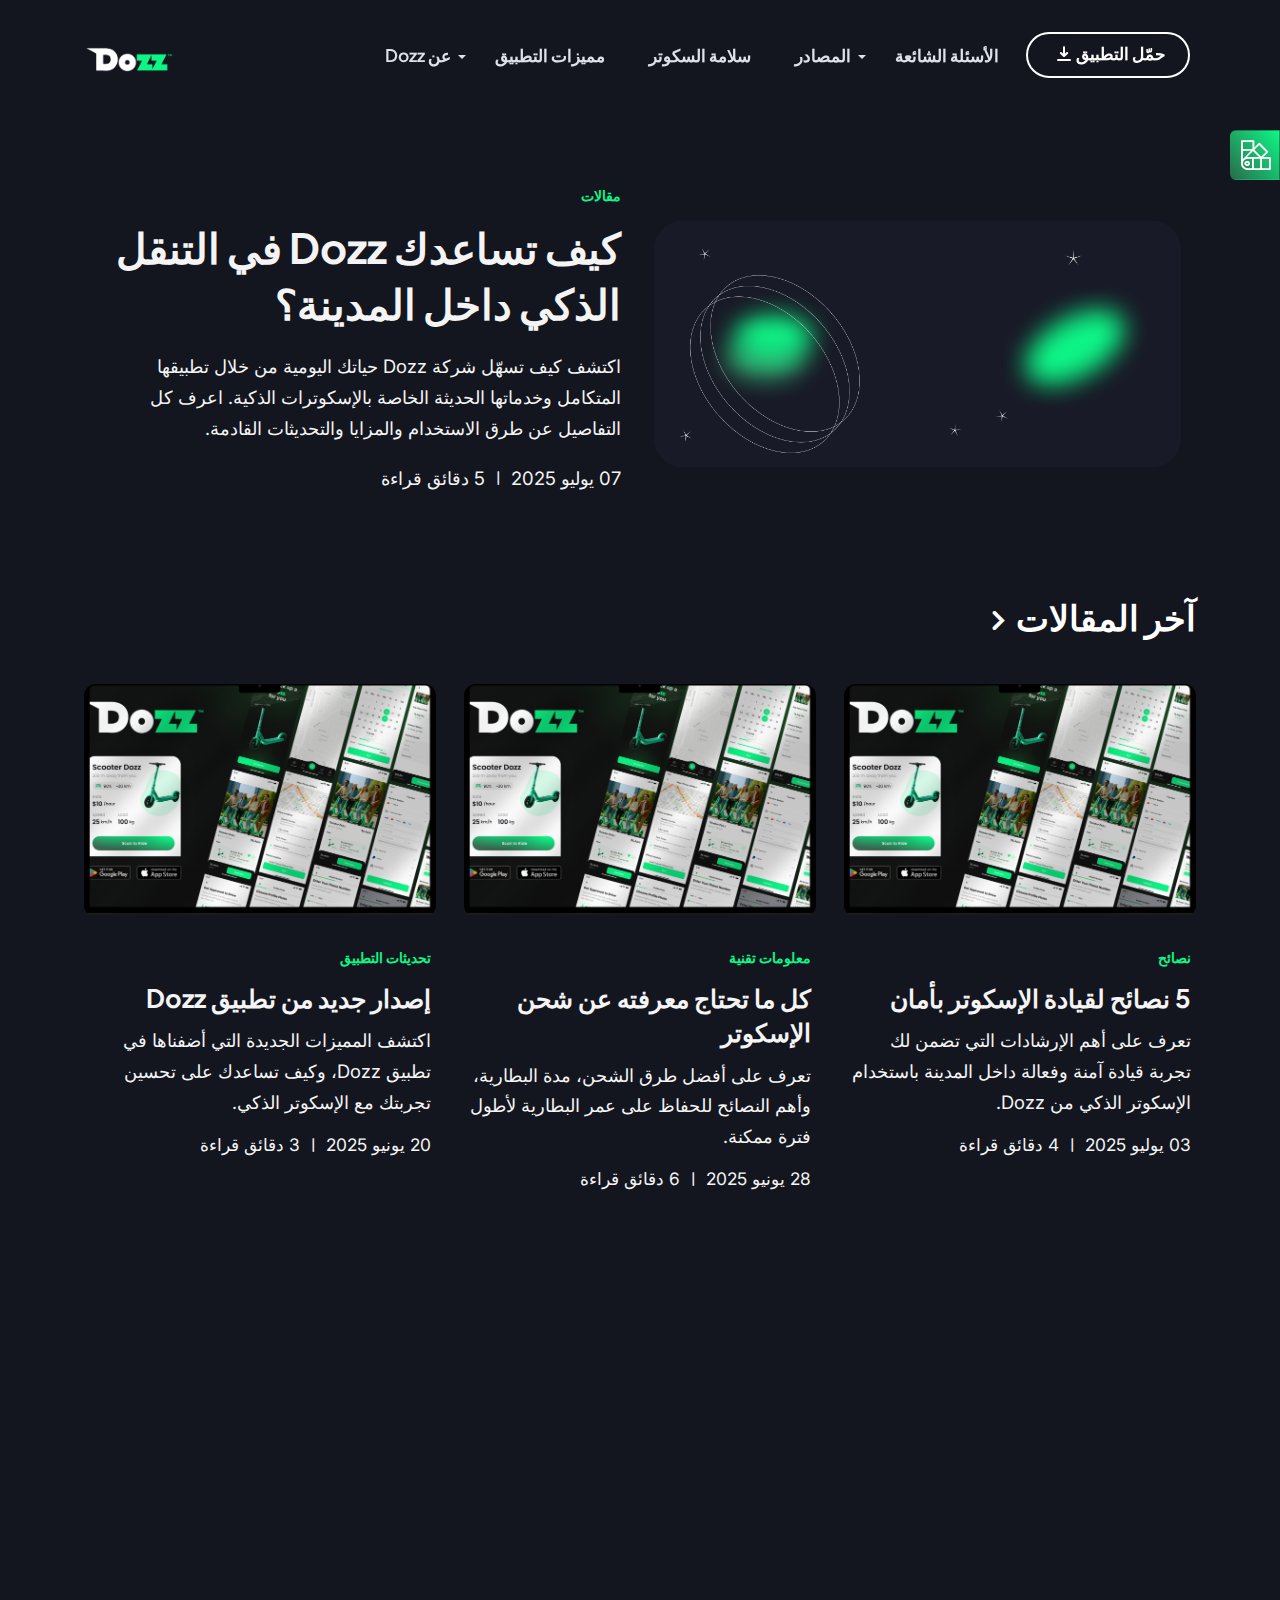
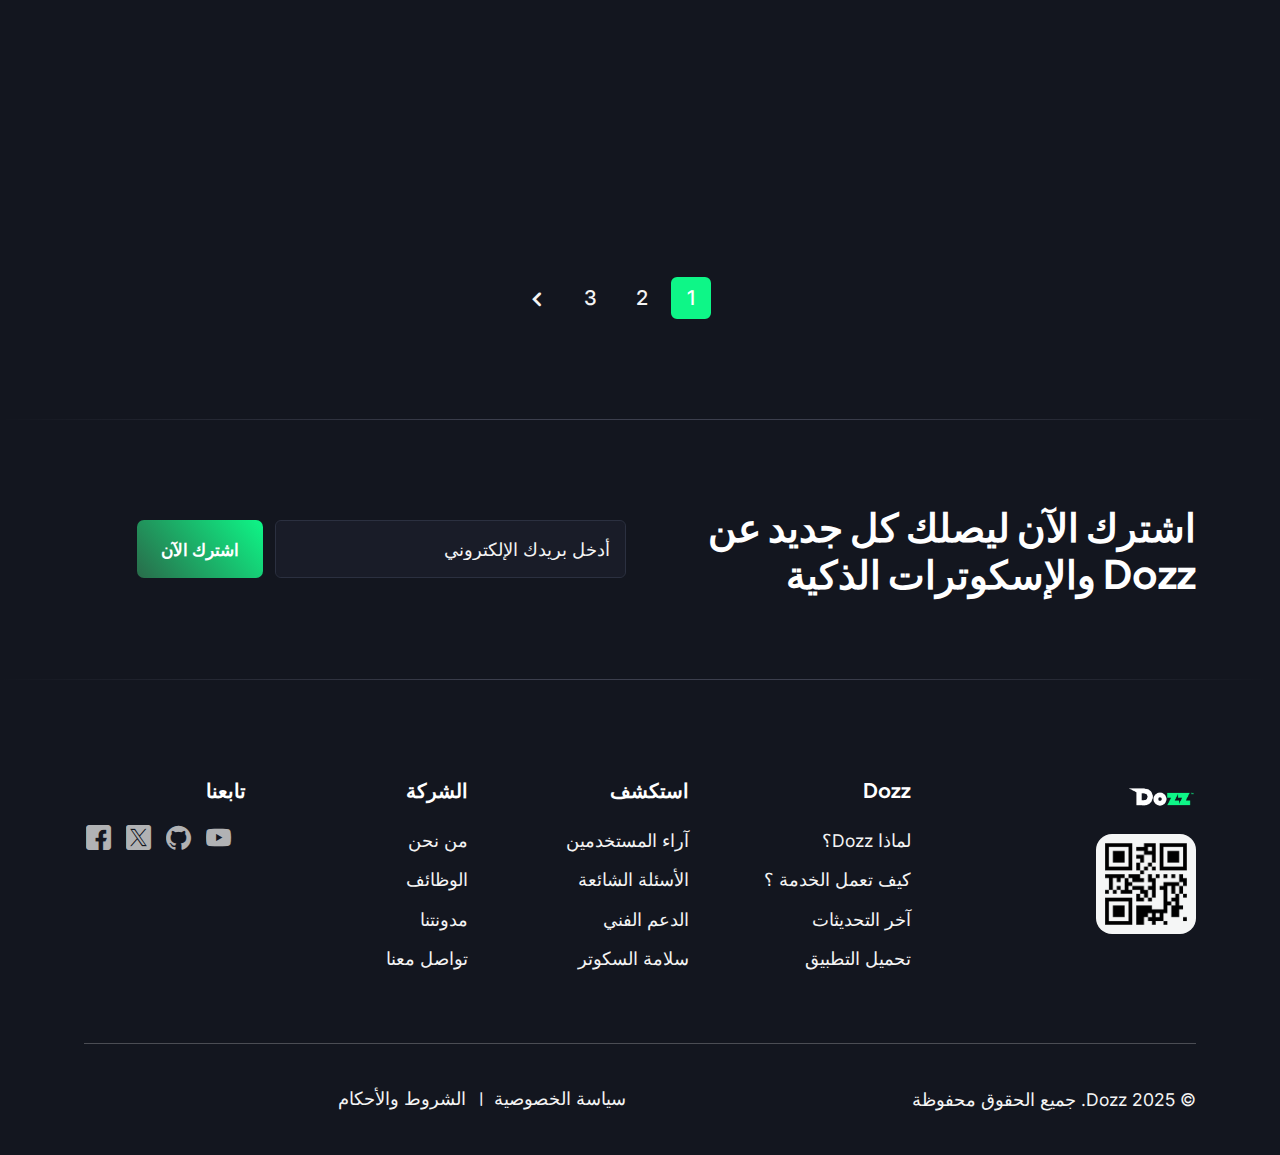
<file: blog-listing.html>
<!doctype html>
<html lang="en" dir="rtl">
<head>
    <meta charset="utf-8">
    <meta http-equiv="X-UA-Compatible" content="IE=edge">
    <meta name="viewport" content="width=device-width, initial-scale=1.0">
    <!-- Meta Tags for SEO -->
    <meta name="description" content="تابع أحدث المقالات والنصائح والأخبار عن السكوترات الكهربائية مع مدونة Dozz - كل ما تحتاج معرفته عن التنقل الذكي في عمان.">
    <meta name="keywords" content="مدونة سكوتر، نصائح سكوتر، أخبار التنقل، سكوتر في عمان، مدونة Dozz، سكوتر كهربائي، التنقل الذكي، تأجير سكوتر">
    <meta name="author" content="Dozz Team">
    <meta name="robots" content="index, follow">
    <meta name="language" content="Arabic">
    <meta name="viewport" content="width=device-width, initial-scale=1.0">
    <!-- Canonical URL -->
    <link rel="canonical" href="https://www.dozz-scooter.com/blog">
    <!-- Open Graph -->
    <meta property="og:type" content="website">
    <meta property="og:title" content="Dozz Blog | مدونة دوُز - كل ما يخص التنقل بالسكوتر">
    <meta property="og:description" content="مدونة Dozz تقدم لك أحدث المقالات والمعلومات حول استخدام السكوتر الكهربائي بأمان وسهولة في شوارع عمان.">
    <meta property="og:image" content="https://www.dozz-scooter.com/images/tablet-01.png">
    <meta property="og:url" content="https://www.dozz-scooter.com/blog">
    <meta property="og:site_name" content="Dozz">
    <meta property="og:locale" content="ar_AR">
    <!-- Twitter Card -->
    <meta name="twitter:card" content="summary_large_image">
    <meta name="twitter:title" content="مدونة Dozz - مقالات عن السكوتر والتنقل الذكي في عمان">
    <meta name="twitter:description" content="دليلك للتنقل الآمن والمريح في عمان باستخدام سكوترات Dozz. اكتشف المزيد من المقالات والنصائح.">
    <meta name="twitter:image" content="https://www.dozz-scooter.com/images/tablet-01.png">
    <!-- SITE TITLE -->
    <title> DOZZ | Dozz Bolg </title>
    <!-- FAVICON AND TOUCH ICONS -->
    <link rel="shortcut icon" href="images/favicon.png" type="image/x-icon">
    <link rel="icon" href="images/favicon.png" type="image/x-icon">
    <!-- GOOGLE FONTS -->
    <link href="https://fonts.googleapis.com/css2?family=Inter:wght@300;400;500;600;700&amp;display=swap"
        rel="stylesheet">
    <link href="https://fonts.googleapis.com/css2?family=Plus+Jakarta+Sans:wght@400;500;600;700&amp;display=swap"
        rel="stylesheet">
    <!-- BOOTSTRAP CSS -->
    <link href="css/bootstrap.min.css" rel="stylesheet">
    <!-- FONT ICONS -->
    <link href="css/flaticon.css" rel="stylesheet">
    <!-- PLUGINS STYLESHEET -->
    <link href="css/menu.css" rel="stylesheet">
    <link id="effect" href="css/dropdown-effects/fade-down.css" media="all" rel="stylesheet">
    <link href="css/magnific-popup.css" rel="stylesheet">
    <link href="css/owl.carousel.min.css" rel="stylesheet">
    <link href="css/owl.theme.default.min.css" rel="stylesheet">
    <link href="css/lunar.css" rel="stylesheet">
    <!-- ON SCROLL ANIMATION -->
    <link href="css/animate.css" rel="stylesheet">
    <!-- TEMPLATE CSS -->
    <link href="css/index.css" rel="stylesheet">
    <!-- Style Switcher CSS -->
    <link href="css/indigo-theme.css" rel="alternate stylesheet" title="indigo-theme">
    <!-- RESPONSIVE CSS -->
    <link href="css/responsive.css" rel="stylesheet">
</head>
<body class="theme--dark">
    <!-- ======= PRELOADER SPINNER ======= -->
    <div id="loading">
        <div id="loader" class="loading--theme">
            <div class="cssload-spinner"></div>
        </div>
    </div> 
    <!-- ======= PAGE CONTENT ======= -->
    <div id="page" class="page">
        <!-- ======= HEADER ======= -->
        <header id="header" class="tra-menu navbar-dark white-scroll">
            <div class="header-wrapper">
                <div class="wsmobileheader clearfix">
                    <span class="smllogo">
                        <a href="index.html">
                            <img class="lt-img" src="images/logo-whitee.png" alt="mobile-logo">
                            <img class="dt-img" src="images/favicon.png" alt="mobile-logo">
                        </a>
                    </span>
                    <a id="wsnavtoggle" class="wsanimated-arrow"><span></span></a>
                </div>
                <div class="wsmainfull menu clearfix">
                    <div class="wsmainwp clearfix">
                        <div class="desktoplogo">
                            <a href="index.html" class="logo-black">
                                <img class="lt-img" src="images/logo-whitee.png" alt="logo">
                                <img class="dt-img" src="images/favicon.png" alt="logo">
                            </a>
                        </div>
                        <div class="desktoplogo">
                            <a href="index.html" class="logo-white"><img src="images/favicon.png" alt="logo"></a>
                        </div>
                        <!-- MAIN MENU -->
                        <nav class="wsmenu clearfix">
                            <ul class="wsmenu-list nav-theme">
                                <li aria-haspopup="true">
                                    <a href="#" class="h-link">عن Dozz <span class="wsarrow"></span></a>
                                    <ul class="sub-menu ico-10">
                                        <li aria-haspopup="true" class="h-link"><a href="index.html#benefits">لماذا Dozz
                                                ؟</a>
                                        </li>
                                        <li aria-haspopup="true" class="h-link"><a href="index.html#how-it-works">كيف
                                                تعمل
                                                الخدمة ؟</a></li>
                                        <li aria-haspopup="true" class="h-link"><a href="changelog.html">آخر
                                                التحديثات</a></li>
                                    </ul>
                                </li>
                                <li class="nl-simple" aria-haspopup="true">
                                    <a href="index.html#features" class="h-link">مميزات التطبيق</a>
                                </li>
                                <li class="nl-simple" aria-haspopup="true">
                                    <a href="career-role.html" class="h-link">سلامة السكوتر</a>
                                </li>
                                <!-- DROPDOWN SUB MENU -->
                                <li aria-haspopup="true">
                                    <a href="#" class="h-link">المصادر <span class="wsarrow"></span></a>
                                    <ul class="sub-menu ico-10">
                                        <li aria-haspopup="true" class="h-link"><a href="index.html#reviews">آراء
                                                العملاء</a></li>
                                        <li aria-haspopup="true" class="h-link"><a href="#">مدونة Dozz</a>
                                        </li>
                                       
                                    </ul>
                                </li>
                                <!-- SIMPLE NAVIGATION LINK -->
                                <li class="nl-simple" aria-haspopup="true">
                                    <a href="index.html#faqs" class="h-link">الأسئلة الشائعة</a>
                                </li>
                                <!-- DOWNLOAD BUTTON -->
                                <li class="nl-simple mobile-last-link" aria-haspopup="true">
                                    <a href="index.html#download"
                                        class="btn r-36 ico-20 ico-right btn--tra-white hover--theme last-link">حمّل
                                        التطبيق <span class="flaticon-download-file"></span></a>
                                </li>
                            </ul>
                        </nav>
                    </div>
                </div>
            </div>
        </header>
        <!-- ======= BLOG POSTS LISTING ======= -->
        <section id="blog-page" class="pb-40 inner-page-hero blog-page-section division">
            <div class="container">
                <div class="blog-post wide-post wow animate__animated animate__fadeInUp">
                    <div class="row d-flex align-items-center">
                        <div class="col-md-6">
                            <div class="blog-post-img r-12">
                                <img class="img-fluid" src="images/bg-04.png" alt="صورة المقال">
                            </div>
                        </div>
                        <div class="col-md-6">
                            <div class="blog-post-txt">
                                <span class="post-tag color--theme">مقالات</span>
                                <h4 class="h4-xl">
                                    <a href="single-post.html">كيف تساعدك Dozz في التنقل الذكي داخل المدينة؟</a>
                                </h4>
                                <p>
                                    اكتشف كيف تسهّل شركة Dozz حياتك اليومية من خلال تطبيقها المتكامل وخدماتها الحديثة
                                    الخاصة بالإسكوترات الذكية. اعرف كل التفاصيل عن طرق الاستخدام والمزايا والتحديثات
                                    القادمة.
                                </p>
                                <div class="blog-post-meta">
                                    <ul class="post-meta-list ico-10">
                                        <li>
                                            <p>07 يوليو 2025</p>
                                        </li>
                                        <li class="meta-list-divider">
                                            <p><span class="flaticon-minus-1"></span></p>
                                        </li>
                                        <li>
                                            <p>5 دقائق قراءة</p>
                                        </li>
                                    </ul>
                                </div>
                            </div>
                        </div>
                    </div>
                </div>
                <div class="row">
                    <div class="col">
                        <div class="posts-category ico-20 animate__animated animate__fadeInUp">
                            <h4>آخر المقالات <span class="flaticon-next"></span></h4>
                        </div>
                    </div>
                </div>
                <div class="posts-wrapper">
                    <div class="row row-cols-1 row-cols-md-2 row-cols-lg-3">
                        <div class="col">
                            <div class="blog-post wow animate__animated animate__fadeInUp">
                                <div class="blog-post-img r-12">
                                    <img class="img-fluid" src="images/tablet-02.png" alt="صورة المقال">
                                </div>
                                <div class="blog-post-txt">
                                    <span class="post-tag color--theme">نصائح</span>
                                    <h5><a href="single-post.html">5 نصائح لقيادة الإسكوتر بأمان</a></h5>
                                    <p>تعرف على أهم الإرشادات التي تضمن لك تجربة قيادة آمنة وفعالة داخل المدينة باستخدام
                                        الإسكوتر الذكي من Dozz.</p>
                                    <div class="blog-post-meta">
                                        <ul class="post-meta-list ico-10">
                                            <li>
                                                <p class="p-sm">03 يوليو 2025</p>
                                            </li>
                                            <li class="meta-list-divider">
                                                <p><span class="flaticon-minus-1"></span></p>
                                            </li>
                                            <li>
                                                <p class="p-sm">4 دقائق قراءة</p>
                                            </li>
                                        </ul>
                                    </div>
                                </div>
                            </div>
                        </div>
                        <div class="col">
                            <div class="blog-post wow animate__animated animate__fadeInUp">
                                <div class="blog-post-img r-12">
                                    <img class="img-fluid" src="images/tablet-02.png" alt="صورة المقال">
                                </div>
                                <div class="blog-post-txt">
                                    <span class="post-tag color--theme">معلومات تقنية</span>
                                    <h5><a href="single-post.html">كل ما تحتاج معرفته عن شحن الإسكوتر</a></h5>
                                    <p>تعرف على أفضل طرق الشحن، مدة البطارية، وأهم النصائح للحفاظ على عمر البطارية لأطول
                                        فترة ممكنة.</p>
                                    <div class="blog-post-meta">
                                        <ul class="post-meta-list ico-10">
                                            <li>
                                                <p class="p-sm">28 يونيو 2025</p>
                                            </li>
                                            <li class="meta-list-divider">
                                                <p><span class="flaticon-minus-1"></span></p>
                                            </li>
                                            <li>
                                                <p class="p-sm">6 دقائق قراءة</p>
                                            </li>
                                        </ul>
                                    </div>
                                </div>
                            </div>
                        </div>
                        <div class="col">
                            <div class="blog-post wow animate__animated animate__fadeInUp">
                                <div class="blog-post-img r-12">
                                    <img class="img-fluid" src="images/tablet-02.png" alt="صورة المقال">
                                </div>
                                <div class="blog-post-txt">
                                    <span class="post-tag color--theme">تحديثات التطبيق</span>
                                    <h5><a href="single-post.html">إصدار جديد من تطبيق Dozz</a></h5>
                                    <p>اكتشف المميزات الجديدة التي أضفناها في تطبيق Dozz، وكيف تساعدك على تحسين تجربتك
                                        مع الإسكوتر الذكي.</p>
                                    <div class="blog-post-meta">
                                        <ul class="post-meta-list ico-10">
                                            <li>
                                                <p class="p-sm">20 يونيو 2025</p>
                                            </li>
                                            <li class="meta-list-divider">
                                                <p><span class="flaticon-minus-1"></span></p>
                                            </li>
                                            <li>
                                                <p class="p-sm">3 دقائق قراءة</p>
                                            </li>
                                        </ul>
                                    </div>
                                </div>
                            </div>
                        </div>
                        <div class="col">
                            <div class="blog-post wow animate__animated animate__fadeInUp">
                                <div class="blog-post-img r-12">
                                    <img class="img-fluid" src="images/tablet-02.png" alt="صورة المقال">
                                </div>
                                <div class="blog-post-txt">
                                    <span class="post-tag color--theme">نصائح المستخدم</span>
                                    <h5><a href="single-post.html">5 نصائح لإطالة عمر بطارية الإسكوتر الذكي</a></h5>
                                    <p>تعرف على أفضل الطرق للحفاظ على بطارية الإسكوتر الخاص بك لأطول فترة ممكنة، وتجنب
                                        الأخطاء الشائعة التي تقلل من كفاءتها.</p>
                                    <div class="blog-post-meta">
                                        <ul class="post-meta-list ico-10">
                                            <li>
                                                <p class="p-sm">5 يوليو 2025</p>
                                            </li>
                                            <li class="meta-list-divider">
                                                <p><span class="flaticon-minus-1"></span></p>
                                            </li>
                                            <li>
                                                <p class="p-sm">4 دقائق قراءة</p>
                                            </li>
                                        </ul>
                                    </div>
                                </div>
                            </div>
                        </div>
                        <div class="col">
                            <div class="blog-post wow animate__animated animate__fadeInUp">
                                <div class="blog-post-img r-12">
                                    <img class="img-fluid" src="images/tablet-02.png" alt="صورة المقال">
                                </div>
                                <div class="blog-post-txt">
                                    <span class="post-tag color--theme">دليل الشراء</span>
                                    <h5><a href="single-post.html">كيف تختار الإسكوتر المناسب لك؟</a></h5>
                                    <p>في هذه المقالة نقدم لك دليل مبسط يساعدك في اختيار الإسكوتر الأنسب لاحتياجاتك،
                                        سواء للتنقل اليومي أو للاستمتاع.</p>
                                    <div class="blog-post-meta">
                                        <ul class="post-meta-list ico-10">
                                            <li>
                                                <p class="p-sm">28 يونيو 2025</p>
                                            </li>
                                            <li class="meta-list-divider">
                                                <p><span class="flaticon-minus-1"></span></p>
                                            </li>
                                            <li>
                                                <p class="p-sm">5 دقائق قراءة</p>
                                            </li>
                                        </ul>
                                    </div>
                                </div>
                            </div>
                        </div>
                        <div class="col">
                            <div class="blog-post wow animate__animated animate__fadeInUp">
                                <div class="blog-post-img r-12">
                                    <img class="img-fluid" src="images/tablet-02.png" alt="صورة المقال">
                                </div>
                                <div class="blog-post-txt">
                                    <span class="post-tag color--theme">أخبار الشركة</span>
                                    <h5><a href="single-post.html">Dozz تنضم لمبادرة المدن الذكية</a></h5>
                                    <p>نحن فخورون بانضمام Dozz لمبادرة تطوير المدن الذكية، مما يجعل التنقل بالإسكوتر
                                        أكثر أماناً وسهولة في الشوارع الذكية.</p>
                                    <div class="blog-post-meta">
                                        <ul class="post-meta-list ico-10">
                                            <li>
                                                <p class="p-sm">15 يونيو 2025</p>
                                            </li>
                                            <li class="meta-list-divider">
                                                <p><span class="flaticon-minus-1"></span></p>
                                            </li>
                                            <li>
                                                <p class="p-sm">2 دقائق قراءة</p>
                                            </li>
                                        </ul>
                                    </div>
                                </div>
                            </div>
                        </div>
                    </div> 
                </div>
            </div>
        </section>
        <!--=======  PAGE PAGINATION ======= -->
        <div class="pb-100 page-pagination">
            <div class="container">
                <div class="row">
                    <div class="col-md-12">
                        <nav aria-label="Page navigation">
                            <ul class="pagination ico-20 justify-content-center">
                                <li class="page-item disabled"><a class="page-link" href="#" tabindex="-1"><span
                                            class="flaticon-back"></span></a>
                                </li>
                                <li class="page-item active" aria-current="page"><a class="page-link" href="#">1</a>
                                </li>
                                <li class="page-item"><a class="page-link" href="#">2</a></li>
                                <li class="page-item"><a class="page-link" href="#">3</a></li>
                                <li class="page-item"><a class="page-link" href="#" aria-label="Next"><span
                                            class="flaticon-next"></span></a></li>
                            </ul>
                        </nav>
                    </div>
                </div>
            </div>
        </div>
        <!-- DIVIDER LINE -->
        <hr class="divider">
        <!-- ======= NEWSLETTER ======= -->
        <section class="newsletter-1 newsletter-section division">
            <div class="newsletter-overlay">
                <div class="container">
                    <div class="row d-flex align-items-center row-cols-1 row-cols-lg-2">
                        <div class="col">
                            <div class="newsletter-txt text-center text-lg-start">
                                <h4 class="h4-lg">اشترك الآن ليصلك كل جديد عن Dozz والإسكوترات الذكية</h4>
                            </div>
                        </div>
                        <div class="col">
                            <form class="newsletter-form">

                                <div class="input-group">
                                    <input type="email" autocomplete="off" class="form-control"
                                        placeholder="أدخل بريدك الإلكتروني" required id="s-email">
                                    <span class="input-group-btn">
                                        <button type="submit" class="btn btn--theme hover--black">اشترك الآن</button>
                                    </span>
                                </div>
                                <label for="s-email" class="form-notification"></label>
                            </form>
                        </div>

                    </div>
                </div>
            </div>
        </section>
        <!-- DIVIDER LINE -->
        <hr class="divider">
        <!-- ======= FOOTER ======= -->
        <footer class="pt-100 footer-3 footer division">
            <div class="container">
                <!-- FOOTER CONTENT -->
                <div class="row">
                    <!-- FOOTER INFO -->
                    <div class="col-lg-3">
                        <div class="footer-info">
                           <img class="footer-logo lt-img" src="images/logo-whitee.png" alt="شعار Dozz">
							<img class="footer-logo dt-img" src="images/favicon.png" alt="شعار Dozz الأبيض">
                            <div class="footer-qr-code r-16 mt-3">
                                <img class="img-fluid" src="images/qr-code.png" alt="رمز الاستجابة السريع">
                            </div>
                        </div>
                    </div>
                    <!-- FOOTER LINKS -->
                    <div class="col-md-9 col-lg-6 col-xl-7">
                        <div class='row footer-links clearfix'>
                            <!-- FOOTER LINKS #1 -->
                            <div class="col-md-4">
                                <div class="fl-1">
                                   <h6 class="d-title">Dozz</h6>
									<h6 class="m-title">Dozz</h6>
									<ul class="foo-links clearfix">
										<li>
											<p><a href="index.html#benefits">لماذا Dozz؟</a></p>
										</li>
										<li>
											<p><a href="index.html#how-it-works">كيف تعمل الخدمة ؟ </a></p>
										</li>
										<li>
											<p><a href="changelog.html">آخر التحديثات </a></p>
										</li>
										<li>
											<p><a href="index.html#download">تحميل التطبيق</a></p>
										</li>
									</ul>

                                </div>
                            </div>
                            <!-- FOOTER LINKS #2 -->
                            <div class="col-md-4">
                                <div class="fl-2">
                                    <h6 class="d-title">استكشف</h6>
                                    <h6 class="m-title">استكشف</h6>
                         			<ul class="foo-links clearfix">
										<li>
											<p><a href="index.html#reviews">آراء المستخدمين</a></p>
										</li>
										<li>
											<p><a href="index.html#faqs">الأسئلة الشائعة</a></p>
										</li>
										<li>
											<p><a href="contacts.html">الدعم الفني</a></p>
										</li>
										<li>
											<p><a href="career-role.html">سلامة السكوتر</a></p>
										</li>
									</ul>

                                </div>
                            </div>
                            <!-- FOOTER LINKS #3 -->
                            <div class="col-md-4">
                                <div class="fl-3">
                                    <h6 class="d-title">الشركة</h6>
                                    <h6 class="m-title">الشركة</h6>
                               		<ul class="foo-links clearfix">
										<li>
											<p><a href="index.html">من نحن</a></p>
										</li>
										<li>
											<p><a href="contacts.html">الوظائف</a></p>
										</li>
										<li>
											<p><a href="blog-listing.html">مدونتنا</a></p>
										</li>
										<li>
											<p><a href="contacts.html">تواصل معنا</a></p>
										</li>
									</ul>

                                </div>
                            </div>


                        </div>
                    </div>
                    <!-- FOOTER CONNECT -->
                    <div class="col-md-3 col-lg-3 col-xl-2">
                        <div class="footer-connect">
                            <h6>تابعنا</h6>
                            <!-- Social Links -->
                            <ul class="footer-socials ico-25 clearfix">
                                <li><a href="#"><span class="flaticon-facebook"></span></a></li>
                                <li><a href="#"><span class="flaticon-twitter-1"></span></a></li>
                                <li><a href="#"><span class="flaticon-github"></span></a></li>
                                <li><a href="#"><span class="flaticon-youtube"></span></a></li>
                            </ul>

                        </div>
                    </div>
                </div>
                <hr>
                <!-- BOTTOM FOOTER -->
                <div class="bottom-footer">
                    <div class="row row-cols-1 row-cols-md-2 d-flex align-items-center">
                        <div class="col">
                            <div class="footer-copyright">
                               <p class="p-sm">&copy; 2025 Dozz. <span>جميع الحقوق محفوظة</span></p>
                            </div>
                        </div>
                        <!-- FOOTER LINKS -->
                        <div class="col">
                           <ul class="bottom-footer-list ico-10 text-end">
								<li>
									<p class="p-sm"><a href="#">سياسة الخصوصية</a></p>
								</li>
								<li class="footer-list-divider">
									<p><span class="flaticon-minus-1"></span></p>
								</li>
								<li>
									<p class="p-sm"><a href="#">الشروط والأحكام</a></p>
								</li>
							</ul>
                        </div>
                    </div> 
                </div>
            </div> 
        </footer>
    </div>
    <!-- ======= EXTERNAL SCRIPTS ======= -->
    <script src="js/jquery-3.7.1.min.js"></script>
    <script src="js/bootstrap.min.js"></script>
    <script src="js/modernizr.custom.js"></script>
    <script src="js/jquery.easing.min.js"></script>
    <script src="js/jquery.appear.js"></script>
    <script src="js/menu.js"></script>
    <script src="js/owl.carousel.min.js"></script>
    <script src="js/imagesloaded.pkgd.min.js"></script>
    <script src="js/isotope.pkgd.min.js"></script>
    <script src="js/jquery.magnific-popup.min.js"></script>
    <script src="js/jquery.validate.min.js"></script>
    <script src="js/jquery.ajaxchimp.min.js"></script>
    <script src="js/popper.min.js"></script>
    <script src="js/lunar.js"></script>
    <script src="js/wow.js"></script>
    <script src="js/cookies-message.js"></script>
    <!-- Custom Script -->
    <script src="js/custom.js"></script>
    <!-- STYLE SWITCHER -->
    <div id="stlChanger">
        <div class="blockChanger bgChanger">
            <a href="#" class="chBut"><span class="flaticon-color-palette"></span></a>
            <div class="chBody">

                <div class="stBlock text-center">
                    <div class="stBgs">
                        <p class="switch"></p>
                        <p class=""></p>
                    </div>
                </div>

            </div>
        </div>
    </div>
    <script>
        $(document).on({
            "contextmenu": function (e) {
                console.log("ctx menu button:", e.which);
                e.preventDefault();
            },
            "mousedown": function (e) {
                console.log("normal mouse down:", e.which);
            },
            "mouseup": function (e) {
                console.log("normal mouse up:", e.which);
            }
        });
    </script>
    <script>
        $(function () {
            $(".switch").click(function () {
                $("body").toggleClass("theme--dark");
                if ($("body").hasClass("theme--dark")) {
                    $(".switch").text("Light Mode");
                } else {
                    $(".switch").text("Dark Mode");
                }
            });
        });
    </script>
    <script>
        $(document).ready(function () {
            if ($("body").hasClass("theme--dark")) {
                $(".switch").text("Light Mode");
            } else {
                $(".switch").text("Dark Mode");
            }
        });
    </script>

    <script src="js/changer.js"></script>
    <script defer src="js/styleswitch.js"></script>
</body>
</html>
</file>
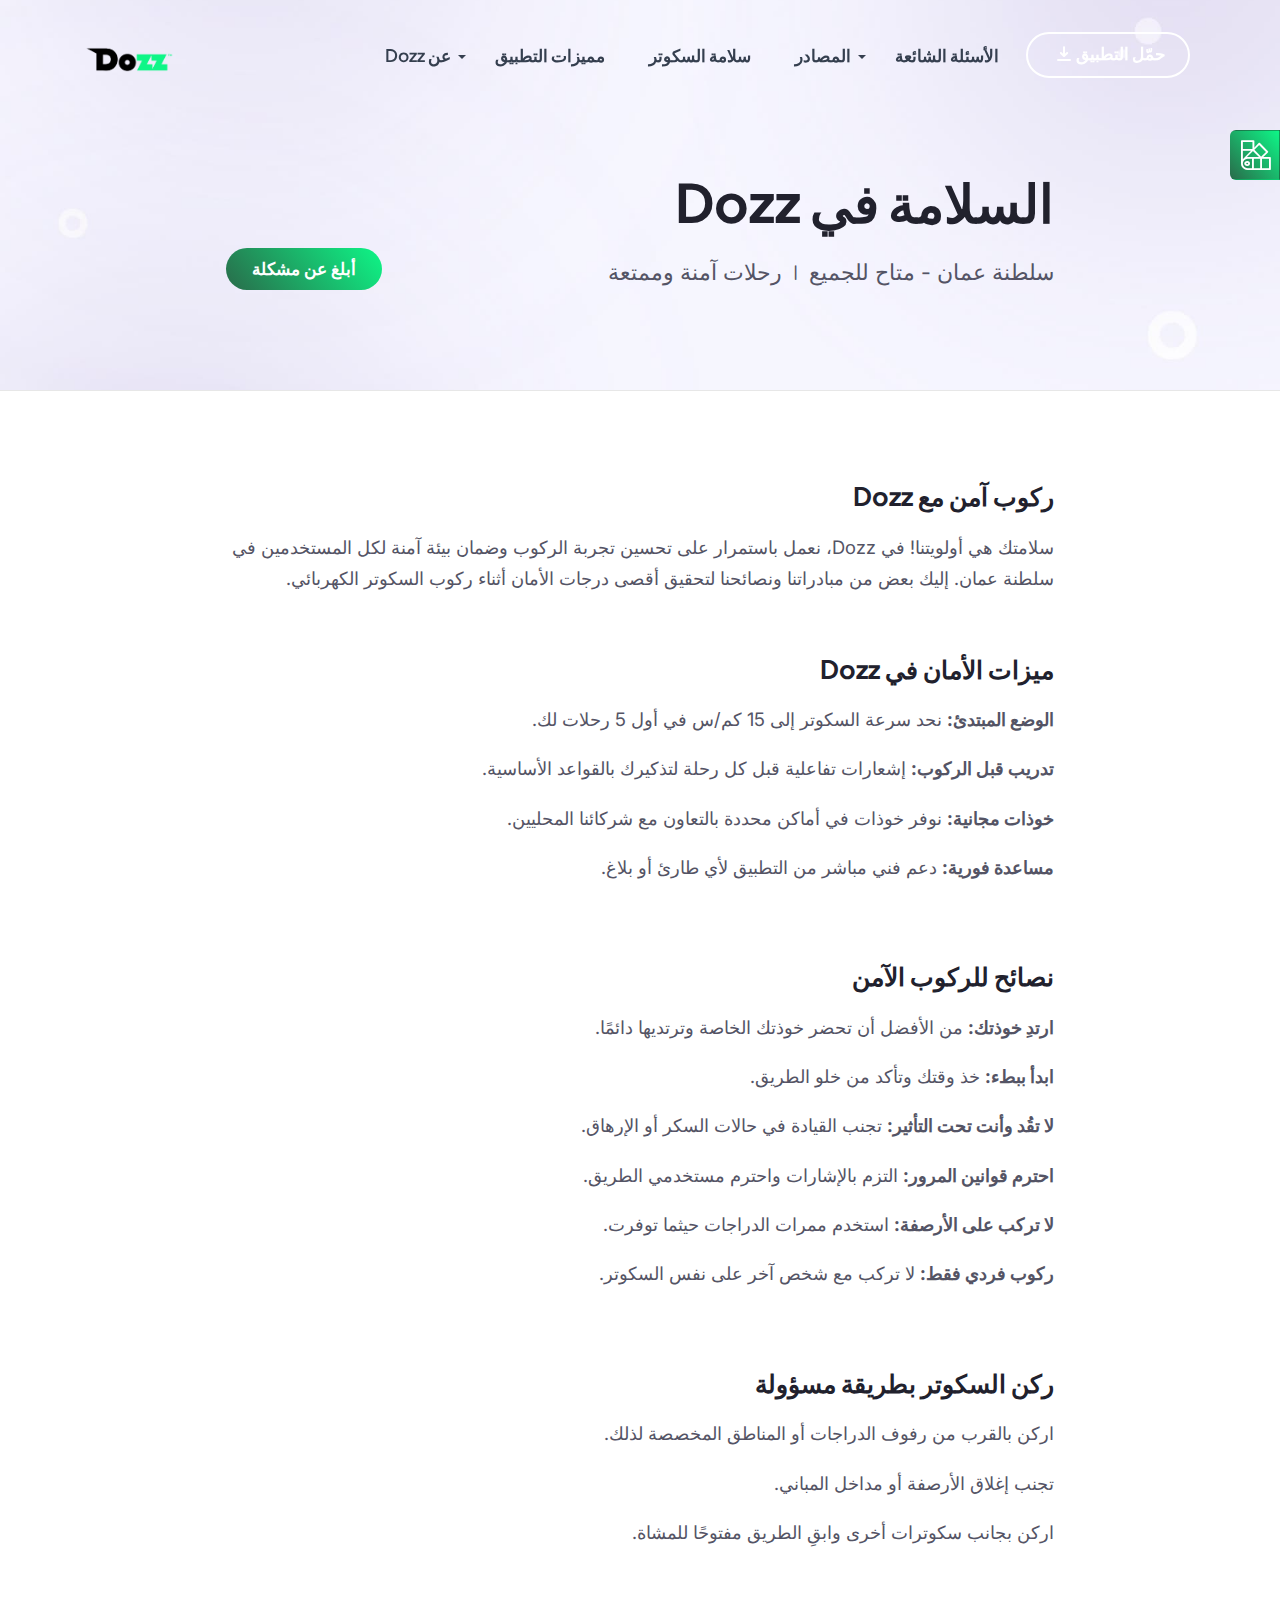
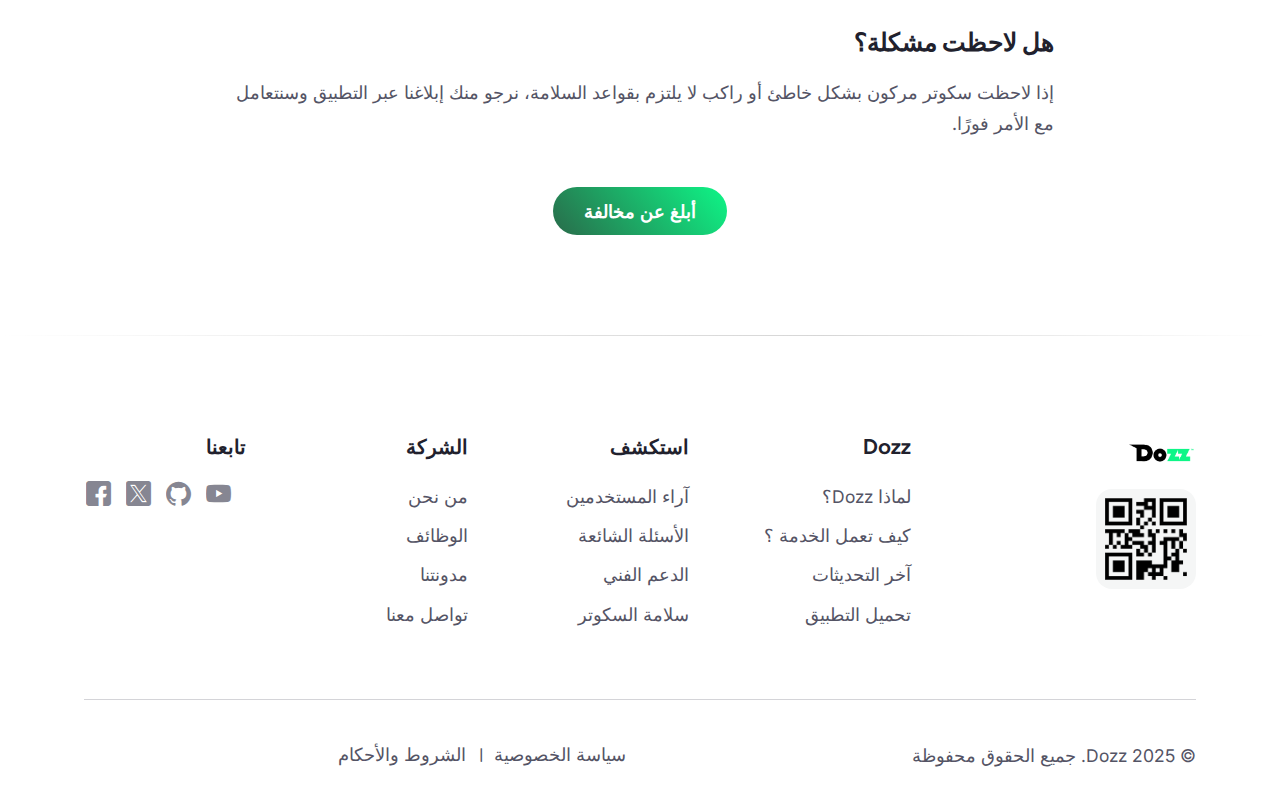
<file: career-role.html>
<!doctype html>
<html lang="en" dir="rtl">
<head>
    <meta charset="utf-8">
    <meta http-equiv="X-UA-Compatible" content="IE=edge">
    <meta name="viewport" content="width=device-width, initial-scale=1.0">
    <!-- Meta SEO -->
    <meta name="description" content="تعرّف على أهم إرشادات السلامة عند استخدام السكوتر الكهربائي مع DOZZ. نصائح لحمايتك على الطريق وضمان تجربة تنقل آمنة في شوارع عمان.">
    <meta name="keywords" content="سلامة السكوتر, نصائح السكوتر, سكوتر آمن, إرشادات القيادة, DOZZ, سكوتر كهربائي في عمان, تأجير سكوتر, خوذة, قوانين السكوتر">
    <meta name="author" content="Dozz Team">
    <meta name="robots" content="index, follow">
    <meta name="language" content="Arabic">
    <meta name="viewport" content="width=device-width, initial-scale=1.0">
    <!-- Canonical -->
    <link rel="canonical" href="https://www.dozz-scooter.com/safety">
    <!-- Open Graph -->
    <meta property="og:type" content="website">
    <meta property="og:title" content="DOZZ - إرشادات سلامة السكوتر الكهربائي في عمان">
    <meta property="og:description" content="دليلك الشامل لاستخدام السكوتر بأمان مع DOZZ. تعرف على القواعد، الأدوات الوقائية، وسلوكيات القيادة السليمة.">
    <meta property="og:image" content="https://www.dozz-scooter.com/images/images/tablet-01.png">
    <meta property="og:url" content="https://www.dozz-scooter.com/safety">
    <meta property="og:site_name" content="DOZZ">
    <meta property="og:locale" content="ar_AR">
    <!-- Twitter Card -->
    <meta name="twitter:card" content="summary_large_image">
    <meta name="twitter:title" content="DOZZ - دليلك للقيادة الآمنة بالسكوتر الكهربائي">
    <meta name="twitter:description" content="اقرأ إرشادات DOZZ لحماية نفسك أثناء التنقل بالسكوتر الكهربائي في شوارع عمان.">
    <meta name="twitter:image" content="https://www.dozz-scooter.com/images/images/tablet-01.png">
    <!-- SITE TITLE -->
    <title> DOZZ - سلامة السكوتر </title>
    <!-- FAVICON AND TOUCH ICONS -->
    <link rel="shortcut icon" href="images/favicon.png" type="image/x-icon">
    <link rel="icon" href="images/favicon.png" type="image/x-icon">
    <!-- GOOGLE FONTS -->
    <link href="https://fonts.googleapis.com/css2?family=Inter:wght@300;400;500;600;700&amp;display=swap"
        rel="stylesheet">
    <link href="https://fonts.googleapis.com/css2?family=Plus+Jakarta+Sans:wght@400;500;600;700&amp;display=swap"
        rel="stylesheet">
    <!-- BOOTSTRAP CSS -->
    <link href="css/bootstrap.min.css" rel="stylesheet">
    <!-- FONT ICONS -->
    <link href="css/flaticon.css" rel="stylesheet">
    <!-- PLUGINS STYLESHEET -->
    <link href="css/menu.css" rel="stylesheet">
    <link id="effect" href="css/dropdown-effects/fade-down.css" media="all" rel="stylesheet">
    <link href="css/magnific-popup.css" rel="stylesheet">
    <link href="css/owl.carousel.min.css" rel="stylesheet">
    <link href="css/owl.theme.default.min.css" rel="stylesheet">
    <link href="css/lunar.css" rel="stylesheet">
    <!-- ON SCROLL ANIMATION -->
    <link href="css/animate.css" rel="stylesheet">
    <!-- TEMPLATE CSS -->
    <link href="css/index.css" rel="stylesheet">
    <!-- Style Switcher CSS -->
    <link href="css/indigo-theme.css" rel="alternate stylesheet" title="indigo-theme">
    <!-- RESPONSIVE CSS -->
    <link href="css/responsive.css" rel="stylesheet">
</head>
<body class="theme--dark">
    <!-- ======= PRELOADER SPINNER ======= -->
    <div id="loading">
        <div id="loader" class="loading--theme">
            <div class="cssload-spinner"></div>
        </div>
    </div>
    <!-- =======PAGE CONTENT ======= -->
    <div id="page" class="page">
        <!-- ======= HEADER ======= -->
        <header id="header" class="tra-menu navbar-dark white-scroll">
            <div class="header-wrapper">
                <div class="wsmobileheader clearfix">
                    <span class="smllogo">
                        <a href="index.html">
                            <img class="lt-img" src="images/logo-whitee.png" alt="mobile-logo">
                            <img class="dt-img" src="images/favicon.png" alt="mobile-logo">
                        </a>
                    </span>
                    <a id="wsnavtoggle" class="wsanimated-arrow"><span></span></a>
                </div>
                <!-- NAVIGATION MENU -->
                <div class="wsmainfull menu clearfix">
                    <div class="wsmainwp clearfix">
                        <!-- HEADER BLACK LOGO -->
                        <div class="desktoplogo">
                            <a href="index.html" class="logo-black">
                                <img class="lt-img" src="images/logo-whitee.png" alt="logo">
                                <img class="dt-img" src="images/favicon.png" alt="logo">
                            </a>
                        </div>
                        <div class="desktoplogo">
                            <a href="index.html" class="logo-white"><img src="images/favicon.png" alt="logo"></a>
                        </div>
                        <!-- MAIN MENU -->
                        <nav class="wsmenu clearfix">
                            <ul class="wsmenu-list nav-theme">
                                <!-- DROPDOWN SUB MENU -->
                                <li aria-haspopup="true">
                                    <a href="#" class="h-link">عن Dozz <span class="wsarrow"></span></a>
                                    <ul class="sub-menu ico-10">
                                        <li aria-haspopup="true" class="h-link"><a href="index.html#benefits">لماذا Dozz
                                                ؟</a>
                                        </li>
                                        <li aria-haspopup="true" class="h-link"><a href="index.html#how-it-works">كيف
                                                تعمل
                                                الخدمة ؟</a></li>
                                        <li aria-haspopup="true" class="h-link"><a href="changelog.html">آخر
                                                التحديثات</a></li>
                                    </ul>
                                </li>
                                <!-- SIMPLE NAVIGATION LINK -->
                                <li class="nl-simple" aria-haspopup="true">
                                    <a href="index.html#features" class="h-link">مميزات التطبيق</a>
                                </li>
                                <li class="nl-simple" aria-haspopup="true">
                                    <a href="#" class="h-link">سلامة السكوتر</a>
                                </li>
                                <li aria-haspopup="true">
                                    <a href="#" class="h-link">المصادر <span class="wsarrow"></span></a>
                                    <ul class="sub-menu ico-10">
                                        <li aria-haspopup="true" class="h-link"><a href="index.html#reviews">آراء
                                                العملاء</a></li>
                                        <li aria-haspopup="true" class="h-link"><a href="blog-listing.html">مدونة Dozz</a>
                                        </li>
                                        
                                    </ul>
                                </li>
                                <li class="nl-simple" aria-haspopup="true">
                                    <a href="index.html#faqs" class="h-link">الأسئلة الشائعة</a>
                                </li>
                                <li class="nl-simple mobile-last-link" aria-haspopup="true">
                                    <a href="index.html#download"
                                        class="btn r-36 ico-20 ico-right btn--tra-white hover--theme last-link">حمّل
                                        التطبيق <span class="flaticon-download-file"></span></a>
                                </li>
                            </ul>
                        </nav> 
                    </div>
                </div>
            </div>
        </header>
        <!-- ======= JOB POSITION ======= -->
        <section id="job-position" class="pb-100 division">
            <div class="job-position-title bg--03 b-border border--light">
                <div class="container">
                    <div class="row justify-content-center">
                        <div class="col-lg-10 col-xl-9">
                            <div class="jb-txt">
                                <h2>السلامة في Dozz</h2>
                                <ul class="position-data ico-15">
                                    <li>
                                        <p class="p-xl">سلطنة عمان - متاح للجميع</p>
                                    </li>
                                    <li class="rb-divider">
                                        <p><span class="flaticon-minus-1"></span></p>
                                    </li>
                                    <li>
                                        <p class="p-xl">رحلات آمنة وممتعة</p>
                                    </li>
                                </ul>
                                <a href="contacts.html" class="btn r-36 btn--theme hover--tra-black">أبلغ عن مشكلة</a>

                            </div>
                        </div>
                    </div>
                </div>
            </div>
            <div class="container">
                <div class="row justify-content-center">
                    <div class="col-lg-10 col-xl-9">
                        <div class="txt-block position-info">
                            <h5>ركوب آمن مع Dozz</h5>
                            <p>سلامتك هي أولويتنا! في Dozz، نعمل باستمرار على تحسين تجربة الركوب وضمان بيئة آمنة لكل
                                المستخدمين في سلطنة عمان. إليك بعض من مبادراتنا ونصائحنا لتحقيق أقصى درجات الأمان أثناء
                                ركوب السكوتر الكهربائي.</p>
                            <h5>ميزات الأمان في Dozz</h5>
                            <ul class="simple-list">
                                <li class="list-item">
                                    <p><strong>الوضع المبتدئ:</strong> نحد سرعة السكوتر إلى 15 كم/س في أول 5 رحلات لك.
                                    </p>
                                </li>
                                <li class="list-item">
                                    <p><strong>تدريب قبل الركوب:</strong> إشعارات تفاعلية قبل كل رحلة لتذكيرك بالقواعد
                                        الأساسية.</p>
                                </li>
                                <li class="list-item">
                                    <p><strong>خوذات مجانية:</strong> نوفر خوذات في أماكن محددة بالتعاون مع شركائنا
                                        المحليين.</p>
                                </li>
                                <li class="list-item">
                                    <p><strong>مساعدة فورية:</strong> دعم فني مباشر من التطبيق لأي طارئ أو بلاغ.</p>
                                </li>
                            </ul>
                            <h5>نصائح للركوب الآمن</h5>
                            <ul class="simple-list">
                                <li class="list-item">
                                    <p><strong>ارتدِ خوذتك:</strong> من الأفضل أن تحضر خوذتك الخاصة وترتديها دائمًا.</p>
                                </li>
                                <li class="list-item">
                                    <p><strong>ابدأ ببطء:</strong> خذ وقتك وتأكد من خلو الطريق.</p>
                                </li>
                                <li class="list-item">
                                    <p><strong>لا تقُد وأنت تحت التأثير:</strong> تجنب القيادة في حالات السكر أو
                                        الإرهاق.</p>
                                </li>
                                <li class="list-item">
                                    <p><strong>احترم قوانين المرور:</strong> التزم بالإشارات واحترم مستخدمي الطريق.</p>
                                </li>
                                <li class="list-item">
                                    <p><strong>لا تركب على الأرصفة:</strong> استخدم ممرات الدراجات حيثما توفرت.</p>
                                </li>
                                <li class="list-item">
                                    <p><strong>ركوب فردي فقط:</strong> لا تركب مع شخص آخر على نفس السكوتر.</p>
                                </li>
                            </ul>

                            <h5>ركن السكوتر بطريقة مسؤولة</h5>
                            <ul class="simple-list">
                                <li class="list-item">
                                    <p>اركن بالقرب من رفوف الدراجات أو المناطق المخصصة لذلك.</p>
                                </li>
                                <li class="list-item">
                                    <p>تجنب إغلاق الأرصفة أو مداخل المباني.</p>
                                </li>
                                <li class="list-item">
                                    <p>اركن بجانب سكوترات أخرى وابقِ الطريق مفتوحًا للمشاة.</p>
                                </li>
                            </ul>
                            <h5>هل لاحظت مشكلة؟</h5>
                            <p>إذا لاحظت سكوتر مركون بشكل خاطئ أو راكب لا يلتزم بقواعد السلامة، نرجو منك إبلاغنا عبر
                                التطبيق وسنتعامل مع الأمر فورًا.</p>
                            <div class="text-center">
                                <a href="#" class="btn r-36 btn--theme hover--tra-black">أبلغ عن مخالفة</a>
                            </div>

                        </div>
                    </div>
                </div>
            </div>
        </section>
        <!-- DIVIDER LINE -->
        <hr class="divider">
        <!-- ======= FOOTER ======= -->
        <footer class="pt-100 footer-3 footer division">
            <div class="container">
                <!-- FOOTER CONTENT -->
                <div class="row">
                    <!-- FOOTER INFO -->
                    <div class="col-lg-3">
                        <div class="footer-info">
                           <img class="footer-logo lt-img" src="images/logo-whitee.png" alt="شعار Dozz">
							<img class="footer-logo dt-img" src="images/favicon.png" alt="شعار Dozz الأبيض">
                            <div class="footer-qr-code r-16 mt-3">
                                <img class="img-fluid" src="images/qr-code.png" alt="رمز الاستجابة السريع">
                            </div>
                        </div>
                    </div>
                    <!-- FOOTER LINKS -->
                    <div class="col-md-9 col-lg-6 col-xl-7">
                        <div class='row footer-links clearfix'>
                            <!-- FOOTER LINKS #1 -->
                            <div class="col-md-4">
                                <div class="fl-1">
                                   <h6 class="d-title">Dozz</h6>
									<h6 class="m-title">Dozz</h6>
									<ul class="foo-links clearfix">
										<li>
											<p><a href="index.html#benefits">لماذا Dozz؟</a></p>
										</li>
										<li>
											<p><a href="index.html#how-it-works">كيف تعمل الخدمة ؟ </a></p>
										</li>
										<li>
											<p><a href="changelog.html">آخر التحديثات </a></p>
										</li>
										<li>
											<p><a href="index.html#download">تحميل التطبيق</a></p>
										</li>
									</ul>

                                </div>
                            </div>
                            <!-- FOOTER LINKS #2 -->
                            <div class="col-md-4">
                                <div class="fl-2">
                                    <h6 class="d-title">استكشف</h6>
                                    <h6 class="m-title">استكشف</h6>
                         			<ul class="foo-links clearfix">
										<li>
											<p><a href="index.html#reviews">آراء المستخدمين</a></p>
										</li>
										<li>
											<p><a href="index.html#faqs">الأسئلة الشائعة</a></p>
										</li>
										<li>
											<p><a href="contacts.html">الدعم الفني</a></p>
										</li>
										<li>
											<p><a href="career-role.html">سلامة السكوتر</a></p>
										</li>
									</ul>

                                </div>
                            </div>
                            <!-- FOOTER LINKS #3 -->
                            <div class="col-md-4">
                                <div class="fl-3">
                                    <h6 class="d-title">الشركة</h6>
                                    <h6 class="m-title">الشركة</h6>
                               		<ul class="foo-links clearfix">
										<li>
											<p><a href="index.html">من نحن</a></p>
										</li>
										<li>
											<p><a href="contacts.html">الوظائف</a></p>
										</li>
										<li>
											<p><a href="blog-listing.html">مدونتنا</a></p>
										</li>
										<li>
											<p><a href="contacts.html">تواصل معنا</a></p>
										</li>
									</ul>

                                </div>
                            </div>


                        </div>
                    </div>
                    <!-- FOOTER CONNECT -->
                    <div class="col-md-3 col-lg-3 col-xl-2">
                        <div class="footer-connect">
                            <h6>تابعنا</h6>
                            <!-- Social Links -->
                            <ul class="footer-socials ico-25 clearfix">
                                <li><a href="#"><span class="flaticon-facebook"></span></a></li>
                                <li><a href="#"><span class="flaticon-twitter-1"></span></a></li>
                                <li><a href="#"><span class="flaticon-github"></span></a></li>
                                <li><a href="#"><span class="flaticon-youtube"></span></a></li>
                            </ul>

                        </div>
                    </div>
                </div>
                <hr>
                <!-- BOTTOM FOOTER -->
                <div class="bottom-footer">
                    <div class="row row-cols-1 row-cols-md-2 d-flex align-items-center">
                        <div class="col">
                            <div class="footer-copyright">
                               <p class="p-sm">&copy; 2025 Dozz. <span>جميع الحقوق محفوظة</span></p>
                            </div>
                        </div>
                        <!-- FOOTER LINKS -->
                        <div class="col">
                           <ul class="bottom-footer-list ico-10 text-end">
								<li>
									<p class="p-sm"><a href="#">سياسة الخصوصية</a></p>
								</li>
								<li class="footer-list-divider">
									<p><span class="flaticon-minus-1"></span></p>
								</li>
								<li>
									<p class="p-sm"><a href="#">الشروط والأحكام</a></p>
								</li>
							</ul>
                        </div>
                    </div> 
                </div>
            </div> 
        </footer>
    </div>
    <!-- ======= EXTERNAL SCRIPTS ======= -->
    <script src="js/jquery-3.7.1.min.js"></script>
    <script src="js/bootstrap.min.js"></script>
    <script src="js/modernizr.custom.js"></script>
    <script src="js/jquery.easing.min.js"></script>
    <script src="js/jquery.appear.js"></script>
    <script src="js/menu.js"></script>
    <script src="js/owl.carousel.min.js"></script>
    <script src="js/imagesloaded.pkgd.min.js"></script>
    <script src="js/isotope.pkgd.min.js"></script>
    <script src="js/jquery.magnific-popup.min.js"></script>
    <script src="js/jquery.validate.min.js"></script>
    <script src="js/jquery.ajaxchimp.min.js"></script>
    <script src="js/popper.min.js"></script>
    <script src="js/lunar.js"></script>
    <script src="js/wow.js"></script>
    <script src="js/cookies-message.js"></script>
    <!-- Custom Script -->
    <script src="js/custom.js"></script>
    <!-- STYLE SWITCHER -->
    <div id="stlChanger">
        <div class="blockChanger bgChanger">
            <a href="#" class="chBut"><span class="flaticon-color-palette"></span></a>
            <div class="chBody">

                <div class="stBlock text-center">
                    <div class="stBgs">
                        <p class="switch"></p>
                        <p class=""></p>
                    </div>
                </div>

            </div>
        </div>
    </div>
    <script>
        $(document).on({
            "contextmenu": function (e) {
                console.log("ctx menu button:", e.which);

                // Stop the context menu
                e.preventDefault();
            },
            "mousedown": function (e) {
                console.log("normal mouse down:", e.which);
            },
            "mouseup": function (e) {
                console.log("normal mouse up:", e.which);
            }
        });
    </script>
    <script>
        $(function () {
            $(".switch").click(function () {
                $("body").toggleClass("theme--dark");

                if ($("body").hasClass("theme--dark")) {
                    localStorage.setItem("theme", "dark");
                    $(".switch").text("Light Mode");
                } else {
                    localStorage.setItem("theme", "light");
                    $(".switch").text("Dark Mode");
                }
            });

            const savedTheme = localStorage.getItem("theme");
            if (savedTheme === "dark") {
                $("body").addClass("theme--dark");
                $(".switch").text("Light Mode");
            } else {
                $("body").removeClass("theme--dark");
                $(".switch").text("Dark Mode");
            }
        });
    </script>
    <script src="js/changer.js"></script>
    <script defer src="js/styleswitch.js"></script>
</body>



</html>
</file>
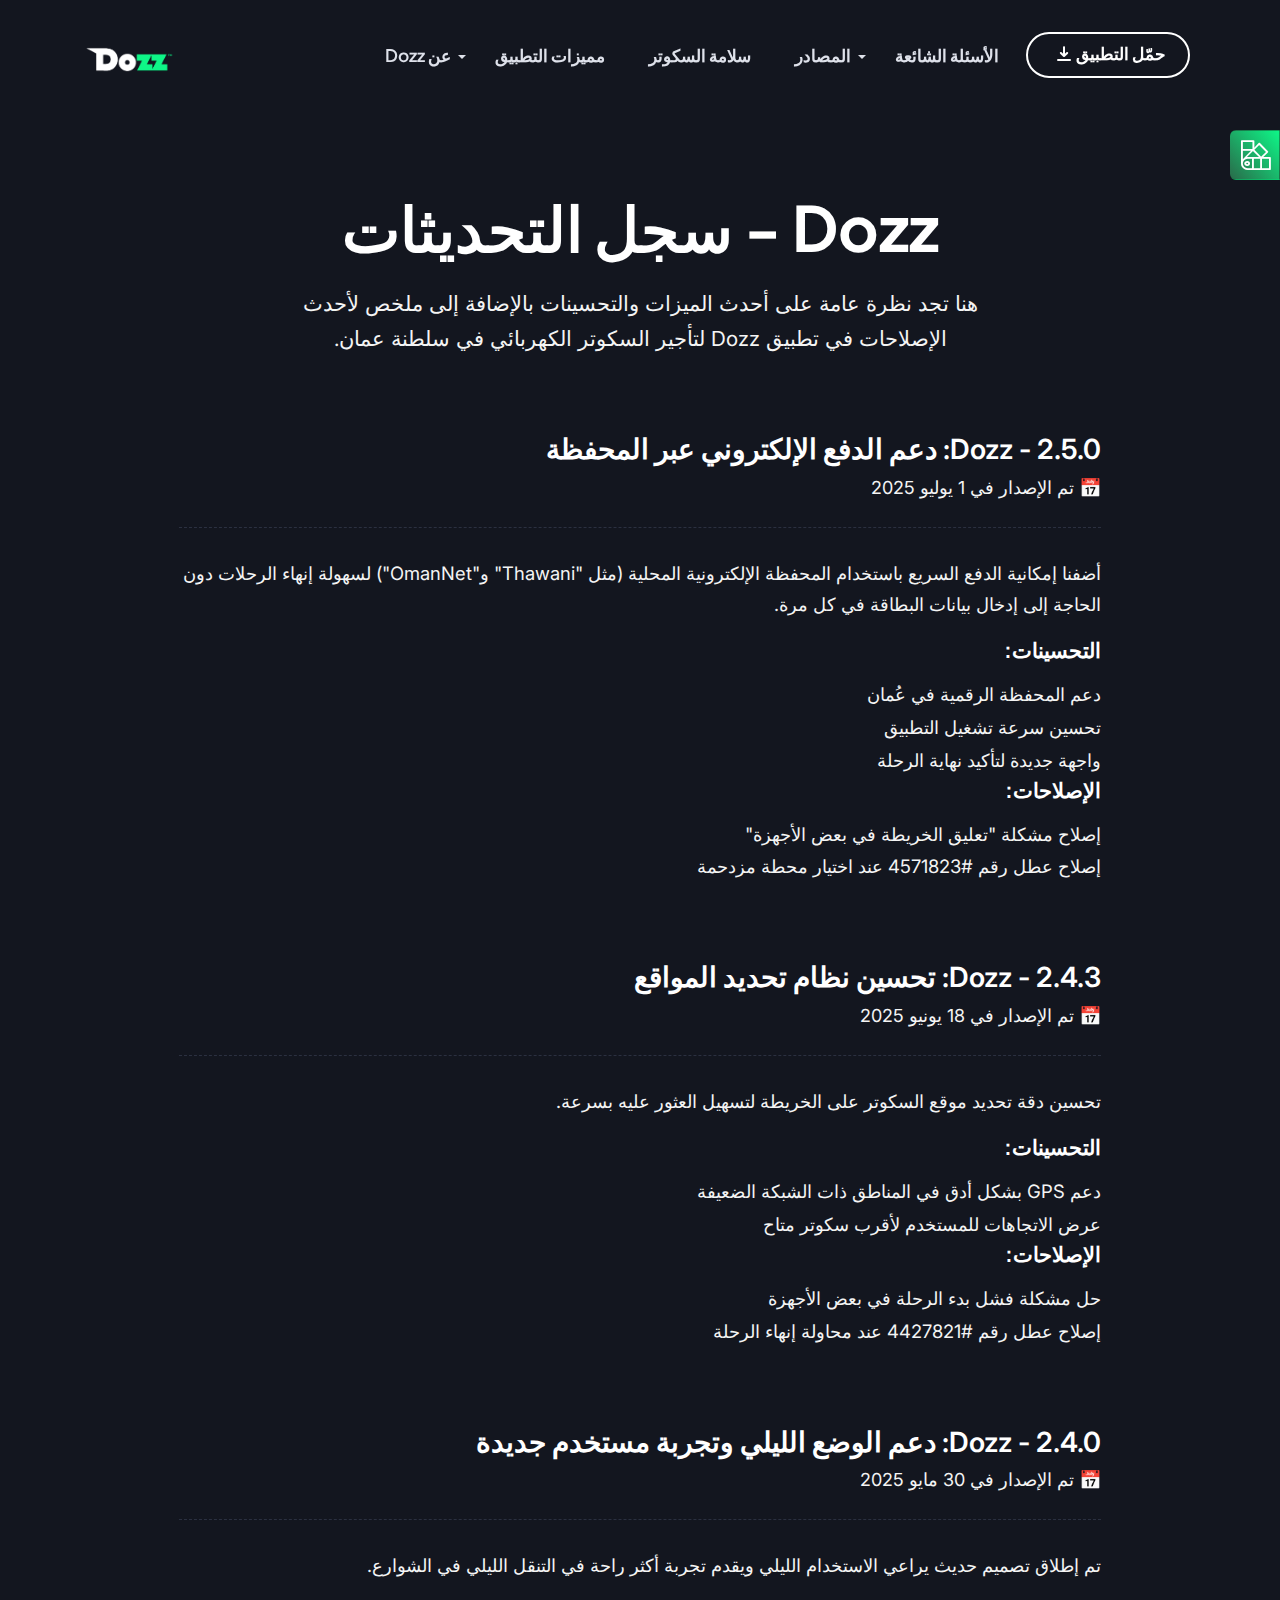
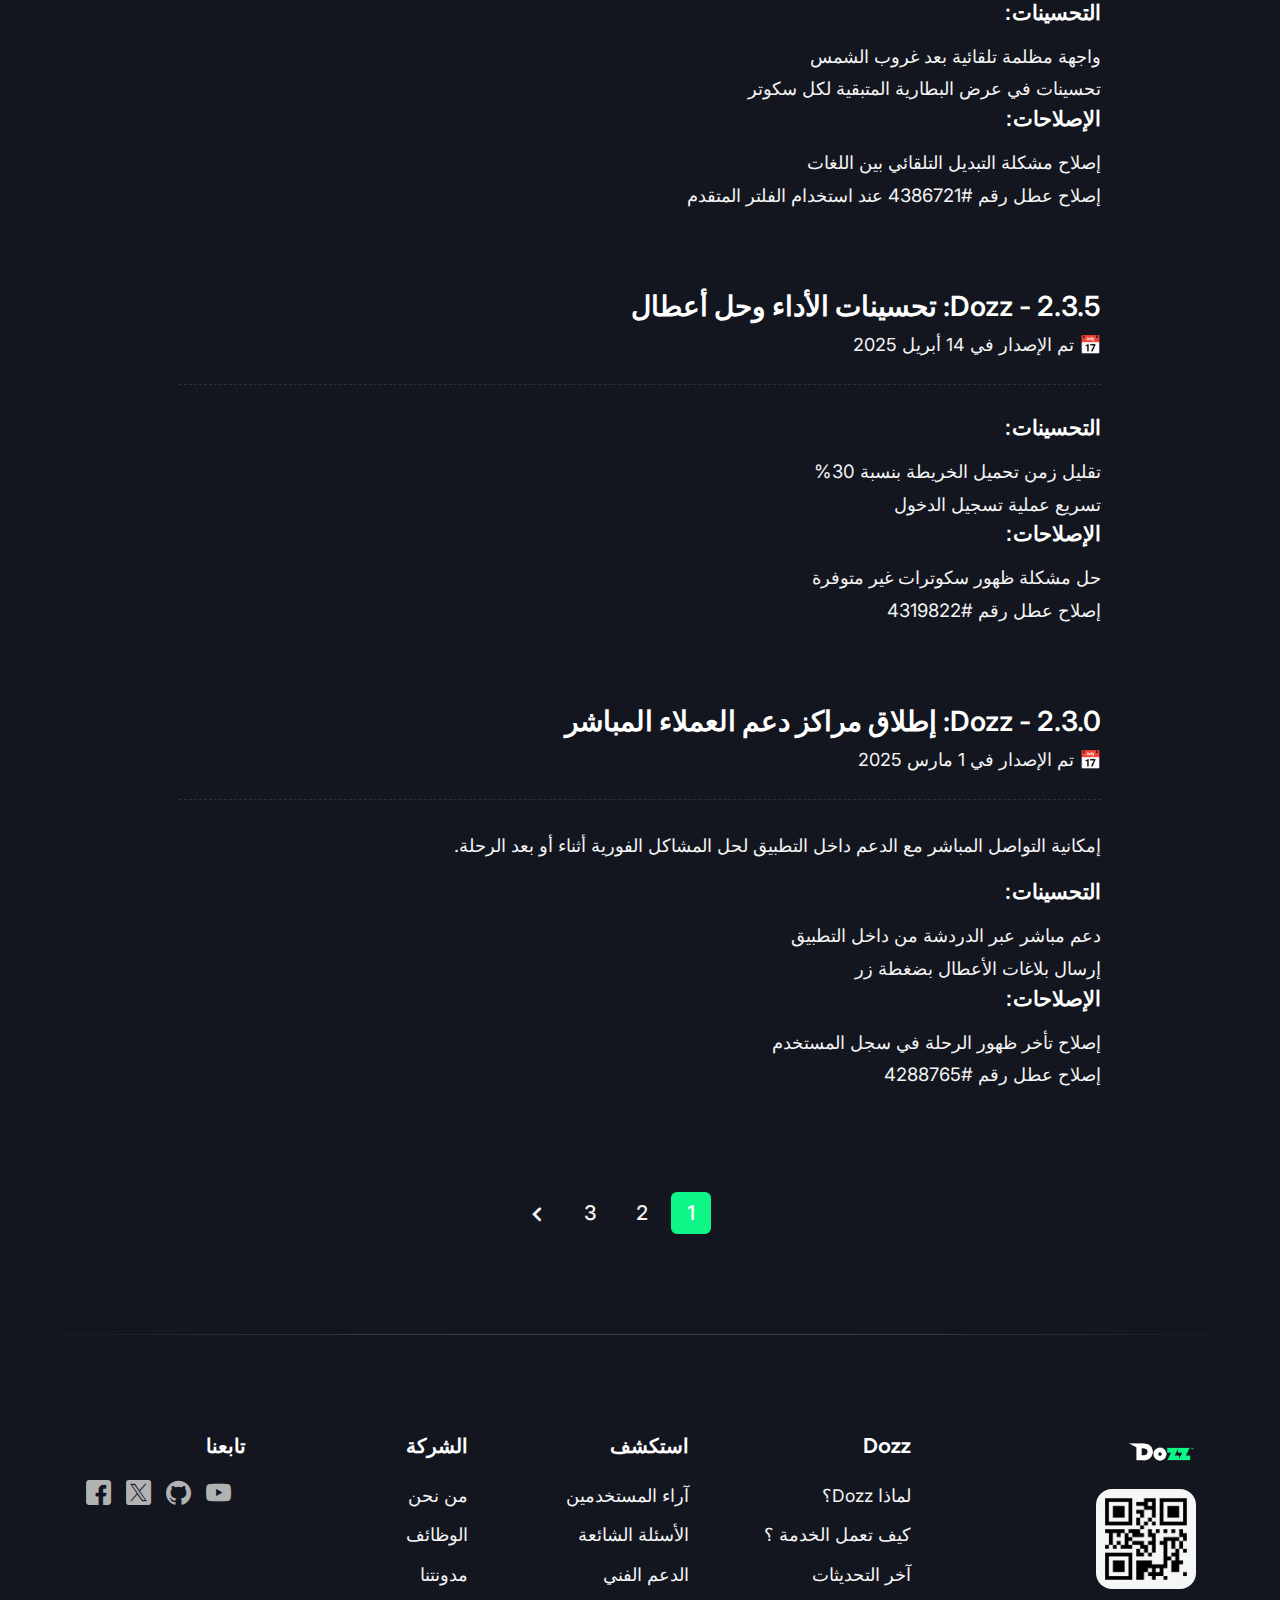
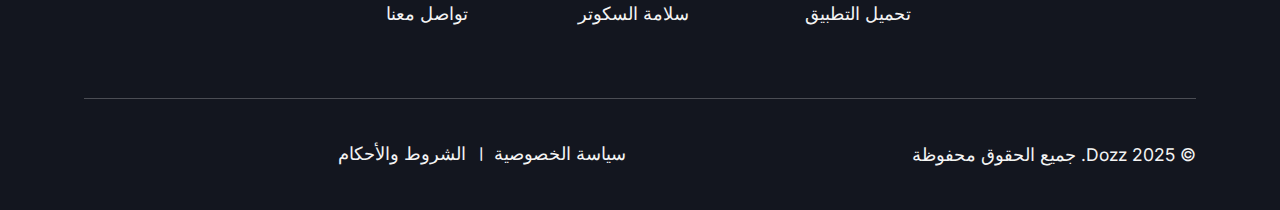
<file: changelog.html>
<!doctype html>
<html lang="en" dir="rtl">
<head>
    <meta charset="utf-8">
    <meta http-equiv="X-UA-Compatible" content="IE=edge">
    <meta name="viewport" content="width=device-width, initial-scale=1.0">

    <!-- SEO Meta Tags -->
    <meta name="description" content="تعرف على أحدث الميزات، التحسينات، والإصلاحات في تطبيق DOZZ لتأجير السكوتر الكهربائي في سلطنة عمان. سجل التحديثات الرسمي للنسخ من 2.3.0 إلى 2.5.0.">
    <meta name="keywords" content="تحديثات DOZZ, سجل الإصدارات, DOZZ scooter, سكوتر عمان, سكوتر كهربائي, تأجير سكوتر, تحديث التطبيق, دعم Thawani, تحديد المواقع, الوضع الليلي, الدعم المباشر, إصلاح الأعطال, scooter rental Oman">
    <meta name="author" content="Dozz Team">
    <meta name="robots" content="index, follow">
    <meta name="viewport" content="width=device-width, initial-scale=1.0">
    <meta name="language" content="Arabic">

    <!-- Canonical -->
    <link rel="canonical" href="https://www.dozz-scooter.com/changelog">

    <!-- Open Graph / Facebook -->
    <meta property="og:type" content="article">
    <meta property="og:title" content="DOZZ - سجل التحديثات الرسمية لتطبيق السكوتر">
    <meta property="og:description" content="اطّلع على سجل النسخ من 2.3.0 حتى 2.5.0 لتطبيق Dozz. دعم الدفع عبر المحفظة، الوضع الليلي، تحسين GPS، وأكثر.">
    <meta property="og:url" content="https://www.dozz-scooter.com/changelog">
    <meta property="og:image" content="https://www.dozz-scooter.com/images/images/tablet-01.png">
    <meta property="og:site_name" content="DOZZ">
    <meta property="og:locale" content="ar_AR">

    <!-- Twitter -->
    <meta name="twitter:card" content="summary_large_image">
    <meta name="twitter:title" content="DOZZ - آخر التحديثات في تطبيق السكوتر بعمان">
    <meta name="twitter:description" content="سجل التحديثات الرسمية لتطبيق DOZZ. تحديثات مستمرة لتحسين تجربة التنقل في عمان.">
    <meta name="twitter:image" content="https://www.dozz-scooter.com/images/images/tablet-01.png">
    <!-- SITE TITLE -->
    <title> DOZZ |  سجل التحديثات </title>
    <!-- FAVICON AND TOUCH ICONS -->
    <link rel="shortcut icon" href="images/favicon.png" type="image/x-icon">
    <link rel="icon" href="images/favicon.png" type="image/x-icon">
    <!-- GOOGLE FONTS -->
    <link href="https://fonts.googleapis.com/css2?family=Inter:wght@300;400;500;600;700&amp;display=swap"
        rel="stylesheet">
    <link href="https://fonts.googleapis.com/css2?family=Plus+Jakarta+Sans:wght@400;500;600;700&amp;display=swap"
        rel="stylesheet">
    <!-- BOOTSTRAP CSS -->
    <link href="css/bootstrap.min.css" rel="stylesheet">
    <!-- FONT ICONS -->
    <link href="css/flaticon.css" rel="stylesheet">
    <!-- PLUGINS STYLESHEET -->
    <link href="css/menu.css" rel="stylesheet">
    <link id="effect" href="css/dropdown-effects/fade-down.css" media="all" rel="stylesheet">
    <link href="css/magnific-popup.css" rel="stylesheet">
    <link href="css/owl.carousel.min.css" rel="stylesheet">
    <link href="css/owl.theme.default.min.css" rel="stylesheet">
    <link href="css/lunar.css" rel="stylesheet">
    <!-- ON SCROLL ANIMATION -->
    <link href="css/animate.css" rel="stylesheet">
    <!-- TEMPLATE CSS -->
    <link href="css/index.css" rel="stylesheet">
    <!-- Style Switcher CSS -->
    <link href="css/indigo-theme.css" rel="alternate stylesheet" title="indigo-theme">
    <!-- RESPONSIVE CSS -->
    <link href="css/responsive.css" rel="stylesheet">
</head>
<body class="theme--dark">
    <!-- ======== PRELOADER SPINNER ======== -->
    <div id="loading">
        <div id="loader" class="loading--theme">
            <div class="cssload-spinner"></div>
        </div>
    </div>
    <!-- ======== PAGE CONTENT ======== -->
    <div id="page" class="page">
        <!-- ======== HEADER ======== -->
        <header id="header" class="tra-menu navbar-dark white-scroll">
            <div class="header-wrapper">
                <div class="wsmobileheader clearfix">
                    <span class="smllogo">
                        <a href="index.html">
                            <img class="lt-img" src="images/logo-whitee.png" alt="mobile-logo">
                            <img class="dt-img" src="images/favicon.png" alt="mobile-logo">
                        </a>
                    </span>
                    <a id="wsnavtoggle" class="wsanimated-arrow"><span></span></a>
                </div>
                <div class="wsmainfull menu clearfix">
                    <div class="wsmainwp clearfix">
                        <div class="desktoplogo">
                            <a href="index.html" class="logo-black">
                                <img class="lt-img" src="images/logo-whitee.png" alt="logo">
                                <img class="dt-img" src="images/favicon.png" alt="logo">
                            </a>
                        </div>
                        <div class="desktoplogo">
                            <a href="index.html" class="logo-white"><img src="images/favicon.png" alt="logo"></a>
                        </div>
                        <nav class="wsmenu clearfix">
                            <ul class="wsmenu-list nav-theme">
                                <li aria-haspopup="true">
                                    <a href="#" class="h-link">عن Dozz <span class="wsarrow"></span></a>
                                    <ul class="sub-menu ico-10">
                                        <li aria-haspopup="true" class="h-link"><a href="index.html#benefits">لماذا Dozz ؟</a>
                                        </li>
                                        <li aria-haspopup="true" class="h-link"><a href="index.html#how-it-works">كيف تعمل
                                                الخدمة ؟</a></li>
                                        <li aria-haspopup="true" class="h-link"><a href="changelog.html">آخر
                                                التحديثات</a></li>
                                    </ul>
                                </li>
                                <li class="nl-simple" aria-haspopup="true">
                                    <a href="index.html#features" class="h-link">مميزات التطبيق</a>
                                </li>
                                <li class="nl-simple" aria-haspopup="true">
                                    <a href="career-role.html" class="h-link">سلامة السكوتر</a>
                                </li>
                                <li aria-haspopup="true">
                                    <a href="#" class="h-link">المصادر <span class="wsarrow"></span></a>
                                    <ul class="sub-menu ico-10">
                                        <li aria-haspopup="true" class="h-link"><a href="index.html#reviews">آراء العملاء</a></li>
                                        <li aria-haspopup="true" class="h-link"><a href="blog-listing.html">مدونة Dozz</a>
                                        </li>
                                        
                                    </ul>
                                </li>
                                <li class="nl-simple" aria-haspopup="true">
                                    <a href="index.html#faqs" class="h-link">الأسئلة الشائعة</a>
                                </li>
                                <li class="nl-simple mobile-last-link" aria-haspopup="true">
                                    <a href="index.html#download"
                                        class="btn r-36 ico-20 ico-right btn--tra-white hover--theme last-link">حمّل
                                        التطبيق <span class="flaticon-download-file"></span></a>
                                </li>
                            </ul>
                        </nav>
                    </div>
                </div>
            </div>
        </header>
        <!-- ======== CHANGELOG ======== -->
        <section id="changelog" class="pb-100 inner-page-hero changelog-section division">
            <div class="container">
                <div class="row justify-content-center">
                    <div class="col-md-8">
                        <div class="section-title text-center mb-80">
                            <h2 class="h2-title">Dozz - سجل التحديثات</h2>
                            <p class="p-lg">هنا تجد نظرة عامة على أحدث الميزات والتحسينات بالإضافة إلى ملخص لأحدث
                                الإصلاحات في تطبيق Dozz لتأجير السكوتر الكهربائي في سلطنة عمان.</p>
                        </div>
                    </div>
                </div>
                <div class="row justify-content-center">
                    <div class="col-lg-11 col-xl-10">
                        <div class="version-release">
                            <div class="release-data">
                                <div class="rel">
                                    <span class="version-data">Dozz - 2.5.0: دعم الدفع الإلكتروني عبر المحفظة</span>
                                    <span class="release-date">📅 تم الإصدار في 1 يوليو 2025</span>
                                </div>
                            </div>
                            <div class="release-highlights">
                                <p>أضفنا إمكانية الدفع السريع باستخدام المحفظة الإلكترونية المحلية (مثل "Thawani"
                                    و"OmanNet") لسهولة إنهاء الرحلات دون الحاجة إلى إدخال بيانات البطاقة في كل مرة.</p>
                                <h6 class="h6-md">التحسينات:</h6>
                                <ul class="simple-list">
                                    <li class="list-item">
                                        <p>دعم المحفظة الرقمية في عُمان</p>
                                    </li>
                                    <li class="list-item">
                                        <p>تحسين سرعة تشغيل التطبيق</p>
                                    </li>
                                    <li class="list-item">
                                        <p>واجهة جديدة لتأكيد نهاية الرحلة</p>
                                    </li>
                                </ul>
                                <h6 class="h6-md">الإصلاحات:</h6>
                                <ul class="simple-list">
                                    <li class="list-item">
                                        <p>إصلاح مشكلة "تعليق الخريطة في بعض الأجهزة"</p>
                                    </li>
                                    <li class="list-item">
                                        <p>إصلاح عطل رقم #4571823 عند اختيار محطة مزدحمة</p>
                                    </li>
                                </ul>
                            </div>
                        </div>
                        <div class="version-release">
                            <div class="release-data">
                                <div class="rel">
                                    <span class="version-data">Dozz - 2.4.3: تحسين نظام تحديد المواقع</span>
                                    <span class="release-date">📅 تم الإصدار في 18 يونيو 2025</span>
                                </div>
                            </div>
                            <div class="release-highlights">
                                <p>تحسين دقة تحديد موقع السكوتر على الخريطة لتسهيل العثور عليه بسرعة.</p>
                                <h6 class="h6-md">التحسينات:</h6>
                                <ul class="simple-list">
                                    <li class="list-item">
                                        <p>دعم GPS بشكل أدق في المناطق ذات الشبكة الضعيفة</p>
                                    </li>
                                    <li class="list-item">
                                        <p>عرض الاتجاهات للمستخدم لأقرب سكوتر متاح</p>
                                    </li>
                                </ul>
                                <h6 class="h6-md">الإصلاحات:</h6>
                                <ul class="simple-list">
                                    <li class="list-item">
                                        <p>حل مشكلة فشل بدء الرحلة في بعض الأجهزة</p>
                                    </li>
                                    <li class="list-item">
                                        <p>إصلاح عطل رقم #4427821 عند محاولة إنهاء الرحلة</p>
                                    </li>
                                </ul>
                            </div>
                        </div>
                        <div class="version-release">
                            <div class="release-data">
                                <div class="rel">
                                    <span class="version-data">Dozz - 2.4.0: دعم الوضع الليلي وتجربة مستخدم جديدة</span>
                                    <span class="release-date">📅 تم الإصدار في 30 مايو 2025</span>
                                </div>
                            </div>
                            <div class="release-highlights">
                                <p>تم إطلاق تصميم حديث يراعي الاستخدام الليلي ويقدم تجربة أكثر راحة في التنقل الليلي في
                                    الشوارع.</p>
                                <h6 class="h6-md">التحسينات:</h6>
                                <ul class="simple-list">
                                    <li class="list-item">
                                        <p>واجهة مظلمة تلقائية بعد غروب الشمس</p>
                                    </li>
                                    <li class="list-item">
                                        <p>تحسينات في عرض البطارية المتبقية لكل سكوتر</p>
                                    </li>
                                </ul>
                                <h6 class="h6-md">الإصلاحات:</h6>
                                <ul class="simple-list">
                                    <li class="list-item">
                                        <p>إصلاح مشكلة التبديل التلقائي بين اللغات</p>
                                    </li>
                                    <li class="list-item">
                                        <p>إصلاح عطل رقم #4386721 عند استخدام الفلتر المتقدم</p>
                                    </li>
                                </ul>
                            </div>
                        </div>
                        <div class="version-release">
                            <div class="release-data">
                                <div class="rel">
                                    <span class="version-data">Dozz - 2.3.5: تحسينات الأداء وحل أعطال</span>
                                    <span class="release-date">📅 تم الإصدار في 14 أبريل 2025</span>
                                </div>
                            </div>
                            <div class="release-highlights">
                                <h6 class="h6-md">التحسينات:</h6>
                                <ul class="simple-list">
                                    <li class="list-item">
                                        <p>تقليل زمن تحميل الخريطة بنسبة 30%</p>
                                    </li>
                                    <li class="list-item">
                                        <p>تسريع عملية تسجيل الدخول</p>
                                    </li>
                                </ul>
                                <h6 class="h6-md">الإصلاحات:</h6>
                                <ul class="simple-list">
                                    <li class="list-item">
                                        <p>حل مشكلة ظهور سكوترات غير متوفرة</p>
                                    </li>
                                    <li class="list-item">
                                        <p>إصلاح عطل رقم #4319822</p>
                                    </li>
                                </ul>
                            </div>
                        </div>
                        <div class="version-release">
                            <div class="release-data">
                                <div class="rel">
                                    <span class="version-data">Dozz - 2.3.0: إطلاق مراكز دعم العملاء المباشر</span>
                                    <span class="release-date">📅 تم الإصدار في 1 مارس 2025</span>
                                </div>
                            </div>
                            <div class="release-highlights">
                                <p>إمكانية التواصل المباشر مع الدعم داخل التطبيق لحل المشاكل الفورية أثناء أو بعد
                                    الرحلة.</p>
                                <h6 class="h6-md">التحسينات:</h6>
                                <ul class="simple-list">
                                    <li class="list-item">
                                        <p>دعم مباشر عبر الدردشة من داخل التطبيق</p>
                                    </li>
                                    <li class="list-item">
                                        <p>إرسال بلاغات الأعطال بضغطة زر</p>
                                    </li>
                                </ul>
                                <h6 class="h6-md">الإصلاحات:</h6>
                                <ul class="simple-list">
                                    <li class="list-item">
                                        <p>إصلاح تأخر ظهور الرحلة في سجل المستخدم</p>
                                    </li>
                                    <li class="list-item">
                                        <p>إصلاح عطل رقم #4288765</p>
                                    </li>
                                </ul>
                            </div>
                        </div>
                    </div>
                </div>
            </div>
        </section>
        <!-- ======== PAGE PAGINATION ======== -->
        <div class="pb-100 page-pagination">
            <div class="container">
                <div class="row">
                    <div class="col-md-12">
                        <nav aria-label="Page navigation">
                            <ul class="pagination ico-20 justify-content-center">
                                <li class="page-item disabled"><a class="page-link" href="#" tabindex="-1"><span
                                            class="flaticon-back"></span></a>
                                </li>
                                <li class="page-item active" aria-current="page"><a class="page-link" href="#">1</a>
                                </li>
                                <li class="page-item"><a class="page-link" href="#">2</a></li>
                                <li class="page-item"><a class="page-link" href="#">3</a></li>
                                <li class="page-item"><a class="page-link" href="#" aria-label="Next"><span
                                            class="flaticon-next"></span></a></li>
                            </ul>
                        </nav>
                    </div>
                </div>
            </div>
        </div>
        <!-- DIVIDER LINE -->
        <hr class="divider">
        <!-- ======== FOOTER ======== -->
        <footer class="pt-100 footer-3 footer division">
            <div class="container">
                <!-- FOOTER CONTENT -->
                <div class="row">
                    <!-- FOOTER INFO -->
                    <div class="col-lg-3">
                        <div class="footer-info">
                           <img class="footer-logo lt-img" src="images/logo-whitee.png" alt="شعار Dozz">
							<img class="footer-logo dt-img" src="images/favicon.png" alt="شعار Dozz الأبيض">
                            <div class="footer-qr-code r-16 mt-3">
                                <img class="img-fluid" src="images/qr-code.png" alt="رمز الاستجابة السريع">
                            </div>
                        </div>
                    </div>
                    <!-- FOOTER LINKS -->
                    <div class="col-md-9 col-lg-6 col-xl-7">
                        <div class='row footer-links clearfix'>
                            <!-- FOOTER LINKS #1 -->
                            <div class="col-md-4">
                                <div class="fl-1">
                                   <h6 class="d-title">Dozz</h6>
									<h6 class="m-title">Dozz</h6>
									<ul class="foo-links clearfix">
										<li>
											<p><a href="index.html#benefits">لماذا Dozz؟</a></p>
										</li>
										<li>
											<p><a href="index.html#how-it-works">كيف تعمل الخدمة ؟ </a></p>
										</li>
										<li>
											<p><a href="changelog.html">آخر التحديثات </a></p>
										</li>
										<li>
											<p><a href="index.html#download">تحميل التطبيق</a></p>
										</li>
									</ul>

                                </div>
                            </div>
                            <!-- FOOTER LINKS #2 -->
                            <div class="col-md-4">
                                <div class="fl-2">
                                    <h6 class="d-title">استكشف</h6>
                                    <h6 class="m-title">استكشف</h6>
                         			<ul class="foo-links clearfix">
										<li>
											<p><a href="index.html#reviews">آراء المستخدمين</a></p>
										</li>
										<li>
											<p><a href="index.html#faqs">الأسئلة الشائعة</a></p>
										</li>
										<li>
											<p><a href="contacts.html">الدعم الفني</a></p>
										</li>
										<li>
											<p><a href="career-role.html">سلامة السكوتر</a></p>
										</li>
									</ul>

                                </div>
                            </div>
                            <!-- FOOTER LINKS #3 -->
                            <div class="col-md-4">
                                <div class="fl-3">
                                    <h6 class="d-title">الشركة</h6>
                                    <h6 class="m-title">الشركة</h6>
                               		<ul class="foo-links clearfix">
										<li>
											<p><a href="index.html">من نحن</a></p>
										</li>
										<li>
											<p><a href="contacts.html">الوظائف</a></p>
										</li>
										<li>
											<p><a href="blog-listing.html">مدونتنا</a></p>
										</li>
										<li>
											<p><a href="contacts.html">تواصل معنا</a></p>
										</li>
									</ul>

                                </div>
                            </div>


                        </div>
                    </div>
                    <!-- FOOTER CONNECT -->
                    <div class="col-md-3 col-lg-3 col-xl-2">
                        <div class="footer-connect">
                            <h6>تابعنا</h6>
                            <!-- Social Links -->
                            <ul class="footer-socials ico-25 clearfix">
                                <li><a href="#"><span class="flaticon-facebook"></span></a></li>
                                <li><a href="#"><span class="flaticon-twitter-1"></span></a></li>
                                <li><a href="#"><span class="flaticon-github"></span></a></li>
                                <li><a href="#"><span class="flaticon-youtube"></span></a></li>
                            </ul>

                        </div>
                    </div>
                </div>
                <hr>
                <!-- BOTTOM FOOTER -->
                <div class="bottom-footer">
                    <div class="row row-cols-1 row-cols-md-2 d-flex align-items-center">
                        <div class="col">
                            <div class="footer-copyright">
                               <p class="p-sm">&copy; 2025 Dozz. <span>جميع الحقوق محفوظة</span></p>
                            </div>
                        </div>
                        <!-- FOOTER LINKS -->
                        <div class="col">
                           <ul class="bottom-footer-list ico-10 text-end">
								<li>
									<p class="p-sm"><a href="#">سياسة الخصوصية</a></p>
								</li>
								<li class="footer-list-divider">
									<p><span class="flaticon-minus-1"></span></p>
								</li>
								<li>
									<p class="p-sm"><a href="#">الشروط والأحكام</a></p>
								</li>
							</ul>
                        </div>
                    </div> 
                </div>
            </div> 
        </footer>
    </div>
    <!-- ======== EXTERNAL SCRIPTS ======== -->
    <script src="js/jquery-3.7.1.min.js"></script>
    <script src="js/bootstrap.min.js"></script>
    <script src="js/modernizr.custom.js"></script>
    <script src="js/jquery.easing.min.js"></script>
    <script src="js/jquery.appear.js"></script>
    <script src="js/menu.js"></script>
    <script src="js/owl.carousel.min.js"></script>
    <script src="js/imagesloaded.pkgd.min.js"></script>
    <script src="js/isotope.pkgd.min.js"></script>
    <script src="js/jquery.magnific-popup.min.js"></script>
    <script src="js/jquery.validate.min.js"></script>
    <script src="js/jquery.ajaxchimp.min.js"></script>
    <script src="js/popper.min.js"></script>
    <script src="js/lunar.js"></script>
    <script src="js/wow.js"></script>
    <script src="js/cookies-message.js"></script>
    <!-- Custom Script -->
    <script src="js/custom.js"></script>

    <!-- STYLE SWITCHER -->
    <div id="stlChanger">
        <div class="blockChanger bgChanger">
            <a href="#" class="chBut"><span class="flaticon-color-palette"></span></a>
            <div class="chBody">

                <div class="stBlock text-center">
                    <div class="stBgs">
                        <p class="switch"></p>
                        <p class=""></p>
                    </div>
                </div>

            </div>
        </div>
    </div>

    <script>
        $(document).on({
            "contextmenu": function (e) {
                console.log("ctx menu button:", e.which);

                // Stop the context menu
                e.preventDefault();
            },
            "mousedown": function (e) {
                console.log("normal mouse down:", e.which);
            },
            "mouseup": function (e) {
                console.log("normal mouse up:", e.which);
            }
        });
    </script>
    <script>
        $(function () {
            $(".switch").click(function () {
                $("body").toggleClass("theme--dark");
                if ($("body").hasClass("theme--dark")) {
                    $(".switch").text("Light Mode");
                } else {
                    $(".switch").text("Dark Mode");
                }
            });
        });
    </script>
    <script>
        $(document).ready(function () {
            if ($("body").hasClass("theme--dark")) {
                $(".switch").text("Light Mode");
            } else {
                $(".switch").text("Dark Mode");
            }
        });
    </script>

    <script src="js/changer.js"></script>
    <script defer src="js/styleswitch.js"></script>
</body>
</html>
</file>
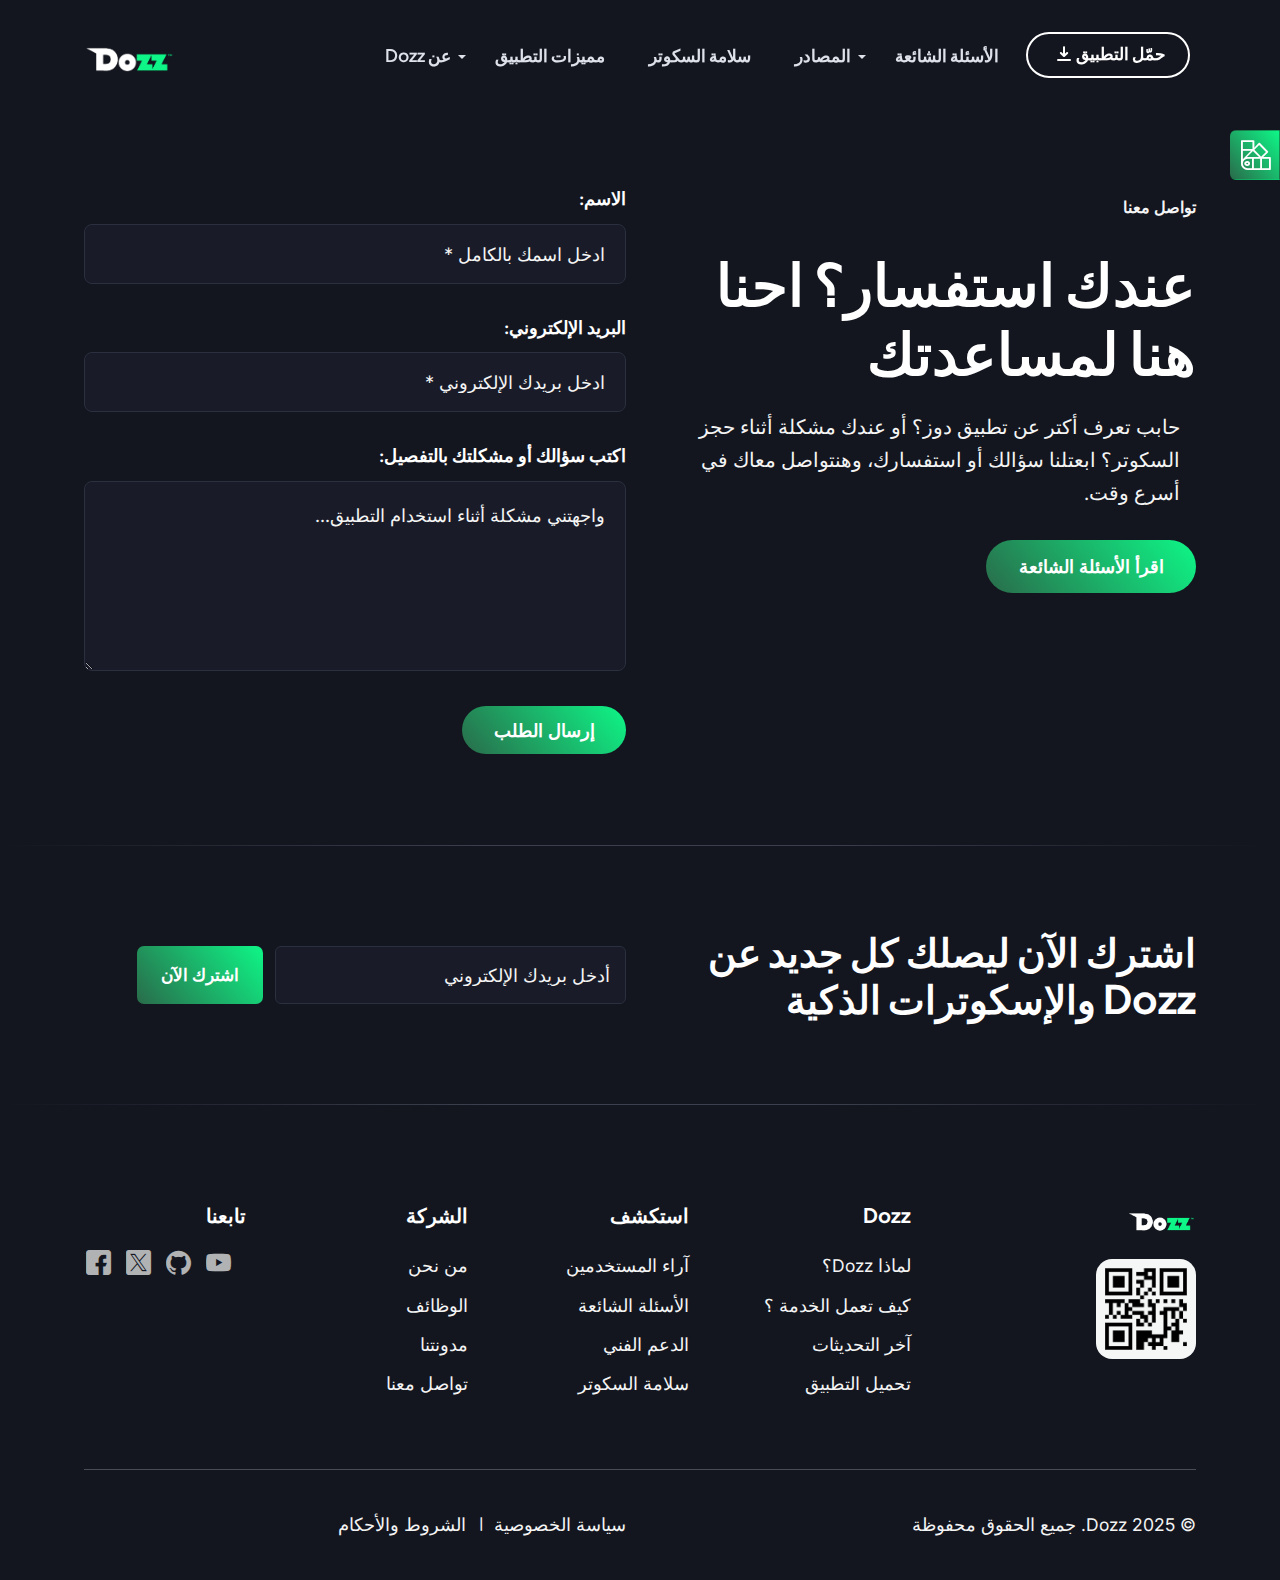
<file: contacts.html>
<!doctype html>
<html lang="en" dir="rtl">
<head>
    <meta charset="utf-8">
    <meta http-equiv="X-UA-Compatible" content="IE=edge">
    <meta name="viewport" content="width=device-width, initial-scale=1.0">
    <!-- SEO Meta Tags -->
    <meta charset="utf-8">
    <meta name="viewport" content="width=device-width, initial-scale=1.0">
    <meta name="description" content="هل لديك استفسار أو تحتاج للمساعدة؟ تواصل مع فريق دعم DOZZ الآن وسنكون سعداء بمساعدتك في تأجير السكوتر في سلطنة عمان.">
    <meta name="keywords" content="تواصل معنا, دعم Dozz, استفسارات Dozz, سكوتر كهربائي, خدمة العملاء, تطبيق تأجير سكوتر في عمان, سكوتارات عمان, دعم فني, Dozz Oman, تواصل مع Dozz">
    <meta name="author" content="Dozz Team">
    <meta name="robots" content="index, follow">
    <meta name="language" content="Arabic">

    <!-- Canonical URL -->
    <link rel="canonical" href="https://www.dozz-scooter.com/contact">

    <!-- Open Graph / Facebook -->
    <meta property="og:type" content="website">
    <meta property="og:title" content="DOZZ | تواصل معنا">
    <meta property="og:description" content="نحن هنا من أجلك. تواصل معنا في أي وقت بخصوص تطبيق Dozz لتأجير السكوتر الكهربائي داخل عمان.">
    <meta property="og:url" content="https://www.dozz-scooter.com/contact">
    <meta property="og:image" content="https://www.dozz-scooter.com/images/tablet-01.png">
    <meta property="og:site_name" content="DOZZ">
    <meta property="og:locale" content="ar_AR">

    <!-- Twitter -->
    <meta name="twitter:card" content="summary_large_image">
    <meta name="twitter:title" content="DOZZ | تواصل معنا">
    <meta name="twitter:description" content="هل لديك سؤال أو تحتاج للدعم؟ تواصل مع فريق DOZZ المختص بتأجير السكوتر الكهربائي في سلطنة عمان.">
    <meta name="twitter:image" content="https://www.dozz-scooter.com/images/tablet-01.png">
    <!-- SITE TITLE -->
    <title> DOZZ | تواصل معنا  </title>
    <!-- FAVICON AND TOUCH ICONS -->
    <link rel="shortcut icon" href="images/favicon.png" type="image/x-icon">
    <link rel="icon" href="images/favicon.png" type="image/x-icon">
    <!-- GOOGLE FONTS -->
    <link href="https://fonts.googleapis.com/css2?family=Inter:wght@300;400;500;600;700&amp;display=swap"
        rel="stylesheet">
    <link href="https://fonts.googleapis.com/css2?family=Plus+Jakarta+Sans:wght@400;500;600;700&amp;display=swap"
        rel="stylesheet">
    <!-- BOOTSTRAP CSS -->
    <link href="css/bootstrap.min.css" rel="stylesheet">
    <!-- FONT ICONS -->
    <link href="css/flaticon.css" rel="stylesheet">
    <!-- PLUGINS STYLESHEET -->
    <link href="css/menu.css" rel="stylesheet">
    <link id="effect" href="css/dropdown-effects/fade-down.css" media="all" rel="stylesheet">
    <link href="css/magnific-popup.css" rel="stylesheet">
    <link href="css/owl.carousel.min.css" rel="stylesheet">
    <link href="css/owl.theme.default.min.css" rel="stylesheet">
    <link href="css/lunar.css" rel="stylesheet">
    <!-- ON SCROLL ANIMATION -->
    <link href="css/animate.css" rel="stylesheet">
    <!-- TEMPLATE CSS -->
    <link href="css/index.css" rel="stylesheet">
    <!-- Style Switcher CSS -->
    <link href="css/indigo-theme.css" rel="alternate stylesheet" title="indigo-theme">
    <!-- RESPONSIVE CSS -->
    <link href="css/responsive.css" rel="stylesheet">
</head>
<body class="theme--dark">
    <!-- ======== PRELOADER SPINNER ======== -->
    <div id="loading">
        <div id="loader" class="loading--theme">
            <div class="cssload-spinner"></div>
        </div>
    </div>
    <!-- ======== PAGE CONTENT ======== -->
    <div id="page" class="page">
        <!-- ======== HEADER ======== -->
        <header id="header" class="tra-menu navbar-dark white-scroll">
            <div class="header-wrapper">
                <!-- MOBILE HEADER -->
                <div class="wsmobileheader clearfix">
                    <span class="smllogo">
                        <a href="index.html">
                            <img class="lt-img" src="images/logo-whitee.png" alt="mobile-logo">
                            <img class="dt-img" src="images/favicon.png" alt="mobile-logo">
                        </a>
                    </span>
                    <a id="wsnavtoggle" class="wsanimated-arrow"><span></span></a>
                </div>
                <!-- NAVIGATION MENU -->
                <div class="wsmainfull menu clearfix">
                    <div class="wsmainwp clearfix">
                        <!-- HEADER BLACK LOGO -->
                        <div class="desktoplogo">
                            <a href="index.html" class="logo-black">
                                <img class="lt-img" src="images/logo-whitee.png" alt="logo">
                                <img class="dt-img" src="images/favicon.png" alt="logo">
                            </a>
                        </div>
                        <!-- HEADER WHITE LOGO -->
                        <div class="desktoplogo">
                            <a href="index.html" class="logo-white"><img src="images/favicon.png" alt="logo"></a>
                        </div>
                        <!-- MAIN MENU -->
                        <nav class="wsmenu clearfix">
                            <ul class="wsmenu-list nav-theme">
                                <!-- DROPDOWN SUB MENU -->
                                <li aria-haspopup="true">
                                    <a href="#" class="h-link">عن Dozz <span class="wsarrow"></span></a>
                                    <ul class="sub-menu ico-10">
                                        <li aria-haspopup="true" class="h-link"><a href="index.html#benefits">لماذا Dozz
                                                ؟</a>
                                        </li>
                                        <li aria-haspopup="true" class="h-link"><a href="index.html#how-it-works">كيف
                                                تعمل
                                                الخدمة ؟</a></li>
                                        <li aria-haspopup="true" class="h-link"><a href="changelog.html">آخر
                                                التحديثات</a></li>
                                    </ul>
                                </li>
                                <!-- SIMPLE NAVIGATION LINK -->
                                <li class="nl-simple" aria-haspopup="true">
                                    <a href="index.html#features" class="h-link">مميزات التطبيق</a>
                                </li>
                                <li class="nl-simple" aria-haspopup="true">
                                    <a href="career-role.html" class="h-link">سلامة السكوتر</a>
                                </li>
                                <li aria-haspopup="true">
                                    <a href="#" class="h-link">المصادر <span class="wsarrow"></span></a>
                                    <ul class="sub-menu ico-10">
                                        <li aria-haspopup="true" class="h-link"><a href="index.html#reviews">آراء
                                                العملاء</a></li>
                                        <li aria-haspopup="true" class="h-link"><a href="blog-listing.html">مدونة
                                                Dozz</a>
                                        </li>
                                       
                                    </ul>
                                </li>
                                <li class="nl-simple" aria-haspopup="true">
                                    <a href="index.html#faqs" class="h-link">الأسئلة الشائعة</a>
                                </li>
                                <li class="nl-simple mobile-last-link" aria-haspopup="true">
                                    <a href="index.html#download"
                                        class="btn r-36 ico-20 ico-right btn--tra-white hover--theme last-link">حمّل
                                        التطبيق <span class="flaticon-download-file"></span></a>
                                </li>
                            </ul>
                        </nav>
                    </div>
                </div>
            </div>
        </header>
        <section class="pb-40 inner-page-hero contacts-1 contacts-section division" dir="rtl">
            <div class="container">
                <div class="row justify-content-center">
                    <div class="col-md-6">
                        <div class="contacts-info">
                            <span class="section-id">تواصل معنا</span>
                            <h2 class="h2-lg">عندك استفسار؟ احنا هنا لمساعدتك</h2>
                            <p class="p-md">
                                حابب تعرف أكتر عن تطبيق دوز؟ أو عندك مشكلة أثناء حجز السكوتر؟ ابعتلنا سؤالك أو استفسارك،
                                وهنتواصل معاك في أسرع وقت.
                            </p>
                            <a href="index.html#faqs" class="btn r-36 btn-md btn--theme hover--tra-black">اقرأ الأسئلة الشائعة</a>

                        </div>
                    </div>
                    <div class="col-md-6">
                        <div class="form-holder">
                            <form name="contactform" class="row contact-form">
                                <div class="col-md-12">
                                    <p>الاسم:</p>
                                    <input type="text" name="name" class="form-control name"
                                        placeholder="ادخل اسمك بالكامل *" required>
                                </div>
                                <div class="col-md-12">
                                    <p>البريد الإلكتروني:</p>
                                    <input type="email" name="email" class="form-control email"
                                        placeholder="ادخل بريدك الإلكتروني *" required>
                                </div>
                                <div class="col-md-12">
                                    <p>اكتب سؤالك أو مشكلتك بالتفصيل:</p>
                                    <textarea class="form-control message" name="message" rows="6"
                                        placeholder="واجهتني مشكلة أثناء استخدام التطبيق..."></textarea>
                                </div>
                                <div class="col-md-12 mt-15 form-btn text-end">
                                    <button type="submit" class="btn r-36 btn--theme hover--black submit">إرسال
                                        الطلب</button>
                                </div>
                                <div class="col-lg-12 contact-form-msg">
                                    <span class="loading"></span>
                                </div>
                            </form>
                        </div>
                    </div>

                </div>
            </div>
        </section>
        <hr class="divider">
        <!-- ======== NEWSLETTER ======== -->
        <section class="newsletter-1 newsletter-section division">
            <div class="newsletter-overlay">
                <div class="container">
                    <div class="row d-flex align-items-center row-cols-1 row-cols-lg-2">
                        <div class="col">
                            <div class="newsletter-txt text-center text-lg-start">
                                <h4 class="h4-lg">اشترك الآن ليصلك كل جديد عن Dozz والإسكوترات الذكية</h4>
                            </div>
                        </div>
                        <div class="col">
                            <form class="newsletter-form">
                                <div class="input-group">
                                    <input type="email" autocomplete="off" class="form-control"
                                        placeholder="أدخل بريدك الإلكتروني" required id="s-email">
                                    <span class="input-group-btn">
                                        <button type="submit" class="btn btn--theme hover--black">اشترك الآن</button>
                                    </span>
                                </div>
                                <label for="s-email" class="form-notification"></label>

                            </form>
                        </div>
                    </div>
                </div>
            </div>
        </section>
        <!-- DIVIDER LINE -->
        <hr class="divider">
        <!-- ======== FOOTER ======== -->
        <footer class="pt-100 footer-3 footer division">
            <div class="container">
                <div class="row">
                    <div class="col-lg-3">
                        <div class="footer-info">
                           <img class="footer-logo lt-img" src="images/logo-whitee.png" alt="شعار Dozz">
							<img class="footer-logo dt-img" src="images/favicon.png" alt="شعار Dozz الأبيض">
                            <div class="footer-qr-code r-16 mt-3">
                                <img class="img-fluid" src="images/qr-code.png" alt="رمز الاستجابة السريع">
                            </div>
                        </div>
                    </div>
                    <!-- FOOTER LINKS -->
                    <div class="col-md-9 col-lg-6 col-xl-7">
                        <div class='row footer-links clearfix'>
                            <!-- FOOTER LINKS #1 -->
                            <div class="col-md-4">
                                <div class="fl-1">
                                   <h6 class="d-title">Dozz</h6>
									<h6 class="m-title">Dozz</h6>
									<ul class="foo-links clearfix">
										<li>
											<p><a href="index.html#benefits">لماذا Dozz؟</a></p>
										</li>
										<li>
											<p><a href="index.html#how-it-works">كيف تعمل الخدمة ؟ </a></p>
										</li>
										<li>
											<p><a href="changelog.html">آخر التحديثات </a></p>
										</li>
										<li>
											<p><a href="index.html#download">تحميل التطبيق</a></p>
										</li>
									</ul>

                                </div>
                            </div>
                            <!-- FOOTER LINKS #2 -->
                            <div class="col-md-4">
                                <div class="fl-2">
                                    <h6 class="d-title">استكشف</h6>
                                    <h6 class="m-title">استكشف</h6>
                         			<ul class="foo-links clearfix">
										<li>
											<p><a href="index.html#reviews">آراء المستخدمين</a></p>
										</li>
										<li>
											<p><a href="index.html#faqs">الأسئلة الشائعة</a></p>
										</li>
										<li>
											<p><a href="contacts.html">الدعم الفني</a></p>
										</li>
										<li>
											<p><a href="career-role.html">سلامة السكوتر</a></p>
										</li>
									</ul>

                                </div>
                            </div>
                            <!-- FOOTER LINKS #3 -->
                            <div class="col-md-4">
                                <div class="fl-3">
                                    <h6 class="d-title">الشركة</h6>
                                    <h6 class="m-title">الشركة</h6>
                               		<ul class="foo-links clearfix">
										<li>
											<p><a href="index.html">من نحن</a></p>
										</li>
										<li>
											<p><a href="contacts.html">الوظائف</a></p>
										</li>
										<li>
											<p><a href="blog-listing.html">مدونتنا</a></p>
										</li>
										<li>
											<p><a href="contacts.html">تواصل معنا</a></p>
										</li>
									</ul>

                                </div>
                            </div>


                        </div>
                    </div>
                    <!-- FOOTER CONNECT -->
                    <div class="col-md-3 col-lg-3 col-xl-2">
                        <div class="footer-connect">
                            <h6>تابعنا</h6>
                            <!-- Social Links -->
                            <ul class="footer-socials ico-25 clearfix">
                                <li><a href="#"><span class="flaticon-facebook"></span></a></li>
                                <li><a href="#"><span class="flaticon-twitter-1"></span></a></li>
                                <li><a href="#"><span class="flaticon-github"></span></a></li>
                                <li><a href="#"><span class="flaticon-youtube"></span></a></li>
                            </ul>

                        </div>
                    </div>
                </div>
                <hr>
                <!-- BOTTOM FOOTER -->
                <div class="bottom-footer">
                    <div class="row row-cols-1 row-cols-md-2 d-flex align-items-center">
                        <div class="col">
                            <div class="footer-copyright">
                               <p class="p-sm">&copy; 2025 Dozz. <span>جميع الحقوق محفوظة</span></p>
                            </div>
                        </div>
                        <!-- FOOTER LINKS -->
                        <div class="col">
                           <ul class="bottom-footer-list ico-10 text-end">
								<li>
									<p class="p-sm"><a href="#">سياسة الخصوصية</a></p>
								</li>
								<li class="footer-list-divider">
									<p><span class="flaticon-minus-1"></span></p>
								</li>
								<li>
									<p class="p-sm"><a href="#">الشروط والأحكام</a></p>
								</li>
							</ul>
                        </div>
                    </div> 
                </div>
            </div> 
        </footer>
    </div>
    <!-- ======== EXTERNAL SCRIPTS ======== -->
    <script src="js/jquery-3.7.1.min.js"></script>
    <script src="js/bootstrap.min.js"></script>
    <script src="js/modernizr.custom.js"></script>
    <script src="js/jquery.easing.min.js"></script>
    <script src="js/jquery.appear.js"></script>
    <script src="js/menu.js"></script>
    <script src="js/owl.carousel.min.js"></script>
    <script src="js/imagesloaded.pkgd.min.js"></script>
    <script src="js/isotope.pkgd.min.js"></script>
    <script src="js/jquery.magnific-popup.min.js"></script>
    <script src="js/jquery.validate.min.js"></script>
    <script src="js/jquery.ajaxchimp.min.js"></script>
    <script src="js/popper.min.js"></script>
    <script src="js/lunar.js"></script>
    <script src="js/wow.js"></script>
    <script src="js/cookies-message.js"></script>

    <!-- Custom Script -->
    <script src="js/custom.js"></script>

    <!-- STYLE SWITCHER -->
    <div id="stlChanger">
        <div class="blockChanger bgChanger">
            <a href="#" class="chBut"><span class="flaticon-color-palette"></span></a>
            <div class="chBody">

                <div class="stBlock text-center">
                    <div class="stBgs">
                        <p class="switch"></p>
                        <p class=""></p>
                    </div>
                </div>

            </div>
        </div>
    </div> <!-- END STYLE SWITCHER -->

    <script>
        $(document).on({
            "contextmenu": function (e) {
                console.log("ctx menu button:", e.which);

                // Stop the context menu
                e.preventDefault();
            },
            "mousedown": function (e) {
                console.log("normal mouse down:", e.which);
            },
            "mouseup": function (e) {
                console.log("normal mouse up:", e.which);
            }
        });
    </script>
    <script>
        $(function () {
            $(".switch").click(function () {
                $("body").toggleClass("theme--dark");
                if ($("body").hasClass("theme--dark")) {
                    $(".switch").text("Light Mode");
                } else {
                    $(".switch").text("Dark Mode");
                }
            });
        });
    </script>
    <script>
        $(document).ready(function () {
            if ($("body").hasClass("theme--dark")) {
                $(".switch").text("Light Mode");
            } else {
                $(".switch").text("Dark Mode");
            }
        });
    </script>

    <script src="js/changer.js"></script>
    <script defer src="js/styleswitch.js"></script>
</body>
</html>
</file>
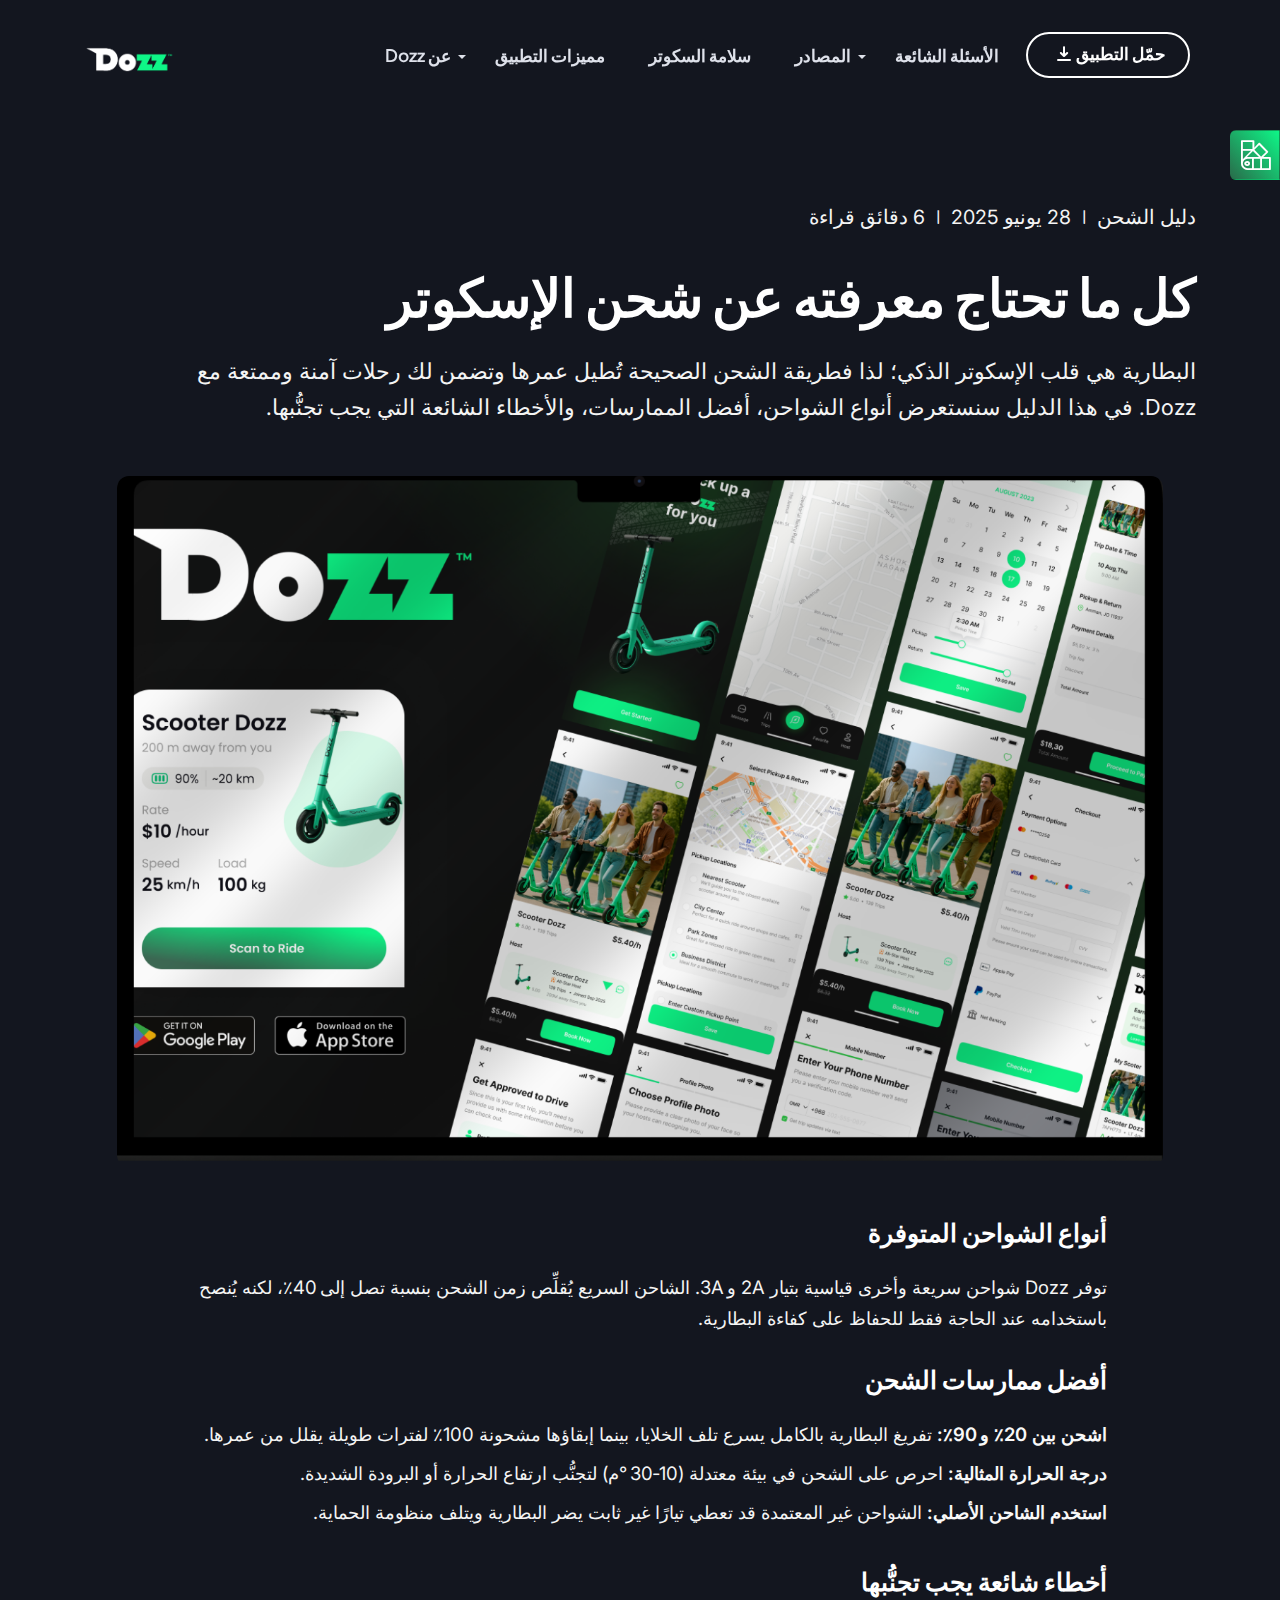
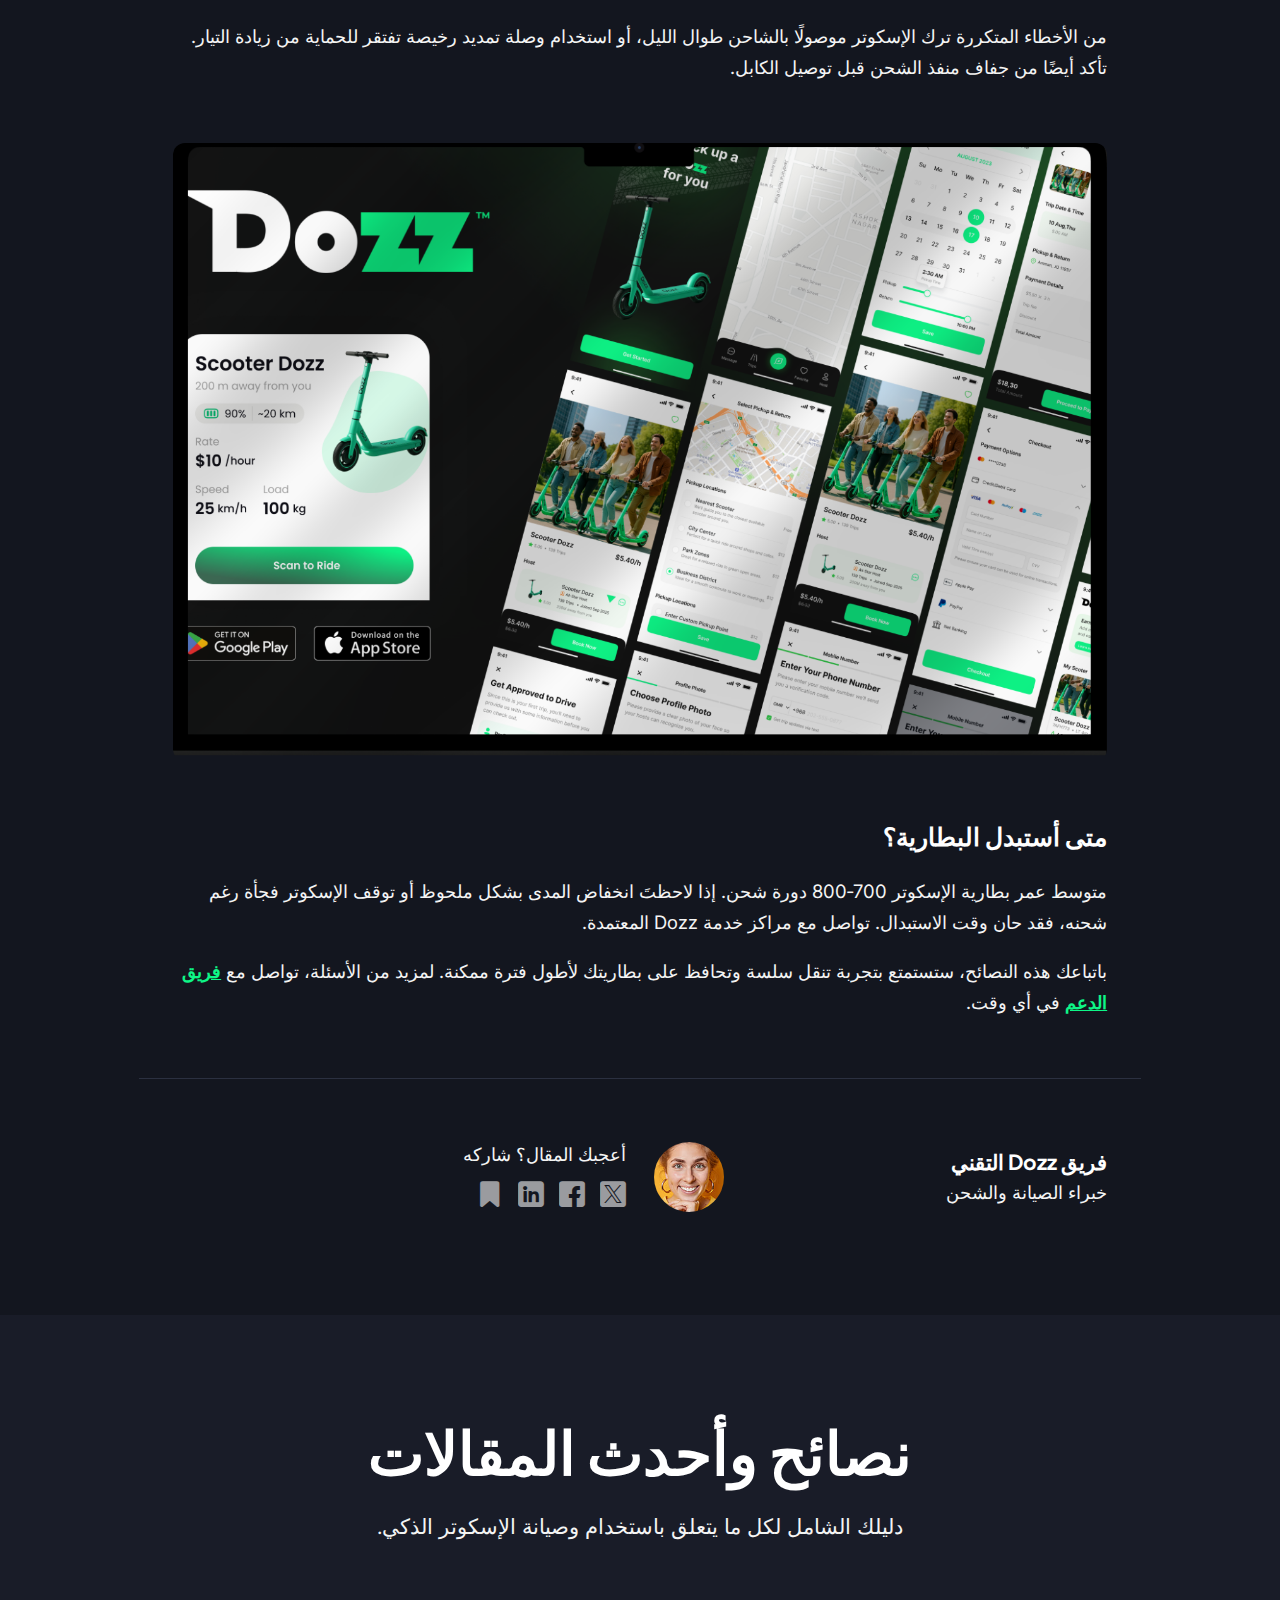
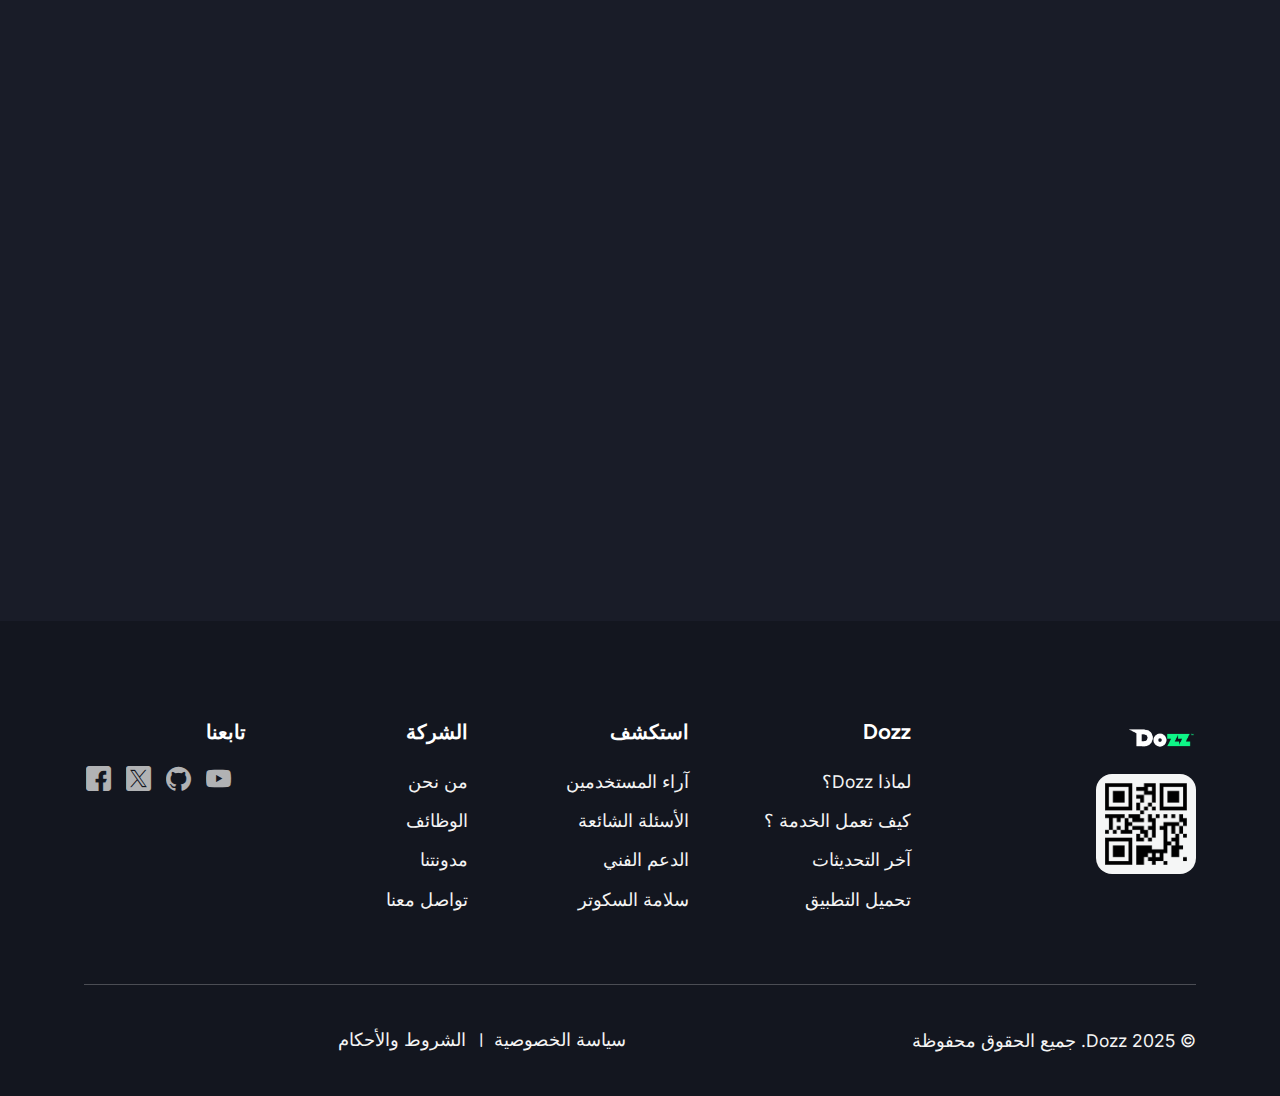
<file: single-post.html>
<!doctype html>
<html lang="en" dir="rtl">
<head>
    <meta charset="utf-8">
    <meta http-equiv="X-UA-Compatible" content="IE=edge">
    <meta name="viewport" content="width=device-width, initial-scale=1.0">
    <!-- Meta Tags for SEO -->
    <meta name="description" content="تابع أحدث المقالات والنصائح والأخبار عن السكوترات الكهربائية مع مدونة Dozz - كل ما تحتاج معرفته عن التنقل الذكي في عمان.">
    <meta name="keywords" content="مدونة سكوتر، نصائح سكوتر، أخبار التنقل، سكوتر في عمان، مدونة Dozz، سكوتر كهربائي، التنقل الذكي، تأجير سكوتر">
    <meta name="author" content="Dozz Team">
    <meta name="robots" content="index, follow">
    <meta name="language" content="Arabic">
    <meta name="viewport" content="width=device-width, initial-scale=1.0">
    <!-- Canonical URL -->
    <link rel="canonical" href="https://www.dozz-scooter.com/blog">
    <!-- Open Graph -->
    <meta property="og:type" content="website">
    <meta property="og:title" content="Dozz Blog | مدونة دوُز - كل ما يخص التنقل بالسكوتر">
    <meta property="og:description" content="مدونة Dozz تقدم لك أحدث المقالات والمعلومات حول استخدام السكوتر الكهربائي بأمان وسهولة في شوارع عمان.">
    <meta property="og:image" content="https://www.dozz-scooter.com/images/tablet-01.png">
    <meta property="og:url" content="https://www.dozz-scooter.com/blog">
    <meta property="og:site_name" content="Dozz">
    <meta property="og:locale" content="ar_AR">
    <!-- Twitter Card -->
    <meta name="twitter:card" content="summary_large_image">
    <meta name="twitter:title" content="مدونة Dozz - مقالات عن السكوتر والتنقل الذكي في عمان">
    <meta name="twitter:description" content="دليلك للتنقل الآمن والمريح في عمان باستخدام سكوترات Dozz. اكتشف المزيد من المقالات والنصائح.">
    <meta name="twitter:image" content="https://www.dozz-scooter.com/images/tablet-01.png">
    <!-- SITE TITLE -->
    <title> DOZZ | Blog Details </title>
    <!-- FAVICON AND TOUCH ICONS -->
    <link rel="shortcut icon" href="images/favicon.png" type="image/x-icon">
    <link rel="icon" href="images/favicon.png" type="image/x-icon">
    <!-- GOOGLE FONTS -->
    <link href="https://fonts.googleapis.com/css2?family=Inter:wght@300;400;500;600;700&amp;display=swap"
        rel="stylesheet">
    <link href="https://fonts.googleapis.com/css2?family=Plus+Jakarta+Sans:wght@400;500;600;700&amp;display=swap"
        rel="stylesheet">
    <!-- BOOTSTRAP CSS -->
    <link href="css/bootstrap.min.css" rel="stylesheet">
    <!-- FONT ICONS -->
    <link href="css/flaticon.css" rel="stylesheet">
    <!-- PLUGINS STYLESHEET -->
    <link href="css/menu.css" rel="stylesheet">
    <link id="effect" href="css/dropdown-effects/fade-down.css" media="all" rel="stylesheet">
    <link href="css/magnific-popup.css" rel="stylesheet">
    <link href="css/owl.carousel.min.css" rel="stylesheet">
    <link href="css/owl.theme.default.min.css" rel="stylesheet">
    <link href="css/lunar.css" rel="stylesheet">
    <!-- ON SCROLL ANIMATION -->
    <link href="css/animate.css" rel="stylesheet">
    <!-- TEMPLATE CSS -->
    <link href="css/index.css" rel="stylesheet">
    <!-- Style Switcher CSS -->
    <link href="css/indigo-theme.css" rel="alternate stylesheet" title="indigo-theme">
    <!-- RESPONSIVE CSS -->
    <link href="css/responsive.css" rel="stylesheet">
</head>
<body class="theme--dark">
    <!-- ======== PRELOADER SPINNER ======== -->
    <div id="loading">
        <div id="loader" class="loading--theme">
            <div class="cssload-spinner"></div>
        </div>
    </div>
    <!-- ======== PAGE CONTENT ======== -->
    <div id="page" class="page">
        <!-- ======== HEADER ======== -->
        <header id="header" class="tra-menu navbar-dark white-scroll">
            <div class="header-wrapper">


                <!-- MOBILE HEADER -->
                <div class="wsmobileheader clearfix">
                    <span class="smllogo">
                        <a href="index.html">
                            <img class="lt-img" src="images/logo-whitee.png" alt="mobile-logo">
                            <img class="dt-img" src="images/favicon.png" alt="mobile-logo">
                        </a>
                    </span>
                    <a id="wsnavtoggle" class="wsanimated-arrow"><span></span></a>
                </div>


                <!-- NAVIGATION MENU -->
                <div class="wsmainfull menu clearfix">
                    <div class="wsmainwp clearfix">


                        <!-- HEADER BLACK LOGO -->
                        <div class="desktoplogo">
                            <a href="index.html" class="logo-black">
                                <img class="lt-img" src="images/logo-whitee.png" alt="logo">
                                <img class="dt-img" src="images/favicon.png" alt="logo">
                            </a>
                        </div>


                        <!-- HEADER WHITE LOGO -->
                        <div class="desktoplogo">
                            <a href="index.html" class="logo-white"><img src="images/favicon.png" alt="logo"></a>
                        </div>


                        <!-- MAIN MENU -->
                        <nav class="wsmenu clearfix">
                            <ul class="wsmenu-list nav-theme">


                                <!-- DROPDOWN SUB MENU -->
                                <li aria-haspopup="true">
                                    <a href="#" class="h-link">عن Dozz <span class="wsarrow"></span></a>
                                    <ul class="sub-menu ico-10">
                                        <li aria-haspopup="true" class="h-link"><a href="index.html#benefits">لماذا Dozz
                                                ؟</a>
                                        </li>
                                        <li aria-haspopup="true" class="h-link"><a href="index.html#how-it-works">كيف
                                                تعمل
                                                الخدمة ؟</a></li>
                                        <li aria-haspopup="true" class="h-link"><a href="changelog.html">آخر
                                                التحديثات</a></li>
                                    </ul>
                                </li>


                                <!-- SIMPLE NAVIGATION LINK -->
                                <li class="nl-simple" aria-haspopup="true">
                                    <a href="index.html#features" class="h-link">مميزات التطبيق</a>
                                </li>


                                <!-- MEGAMENU -->
                                <!-- SIMPLE NAVIGATION LINK -->
                                <li class="nl-simple" aria-haspopup="true">
                                    <a href="career-role.html" class="h-link">سلامة السكوتر</a>
                                </li>


                                <!-- DROPDOWN SUB MENU -->
                                <li aria-haspopup="true">
                                    <a href="#" class="h-link">المصادر <span class="wsarrow"></span></a>
                                    <ul class="sub-menu ico-10">
                                        <li aria-haspopup="true" class="h-link"><a href="index.html#reviews">آراء
                                                العملاء</a></li>
                                        <li aria-haspopup="true" class="h-link"><a href="blog-listing.html">مدونة
                                                Dozz</a>
                                        </li>
                                        
                                    </ul>
                                </li>


                                <!-- SIMPLE NAVIGATION LINK -->
                                <li class="nl-simple" aria-haspopup="true">
                                    <a href="index.html#faqs" class="h-link">الأسئلة الشائعة</a>
                                </li>


                                <!-- DOWNLOAD BUTTON -->
                                <li class="nl-simple mobile-last-link" aria-haspopup="true">
                                    <a href="index.html#download"
                                        class="btn r-36 ico-20 ico-right btn--tra-white hover--theme last-link">حمّل
                                        التطبيق <span class="flaticon-download-file"></span></a>
                                </li>


                            </ul>
                        </nav> <!-- END MAIN MENU -->


                    </div>
                </div> <!-- END NAVIGATION MENU -->


            </div> <!-- End header-wrapper -->
        </header>
        <!-- ======== SINGLE POST ======== -->
        <section id="single-post" class="inner-page-hero blog-page-section">
            <div class="container">
                <div class="row justify-content-center">
                    <div class="col-md-12">
                        <div class="post-content">
                            <div class="single-post-title">
                                <div class="blog-post-meta">
                                    <ul class="post-meta-list ico-10">
                                        <li>
                                            <p class="p-md">دليل الشحن</p>
                                        </li>
                                        <li class="meta-list-divider">
                                            <p><span class="flaticon-minus-1"></span></p>
                                        </li>
                                        <li>
                                            <p class="p-md">28 يونيو 2025</p>
                                        </li>
                                        <li class="meta-list-divider">
                                            <p><span class="flaticon-minus-1"></span></p>
                                        </li>
                                        <li>
                                            <p class="p-md">6 دقائق قراءة</p>
                                        </li>
                                    </ul>
                                </div>
                                <h2>كل ما تحتاج معرفته عن شحن الإسكوتر</h2>
                                <p class="p-xl mb-0">
                                    البطارية هي قلب الإسكوتر الذكي؛ لذا فطريقة الشحن الصحيحة تُطيل عمرها وتضمن لك رحلات
                                    آمنة وممتعة مع Dozz.
                                    في هذا الدليل سنستعرض أنواع الشواحن، أفضل الممارسات، والأخطاء الشائعة التي يجب
                                    تجنُّبها.
                                </p>
                            </div>
                            <div class="blog-post-preview">
                                <img class="img-fluid r-12" src="images/tablet-02.png" alt="شحن الإسكوتر">
                            </div>
                            <div class="single-post-txt">
                                <h5>أنواع الشواحن المتوفرة</h5>
                                <p>
                                    توفر Dozz شواحن سريعة وأخرى قياسية بتيار 2A و 3A. الشاحن السريع يُقلِّص زمن الشحن
                                    بنسبة تصل إلى 40٪،
                                    لكنه يُنصح باستخدامه عند الحاجة فقط للحفاظ على كفاءة البطارية.
                                </p>
                                <h5>أفضل ممارسات الشحن</h5>
                                <ul class="simple-list long-list">
                                    <li class="list-item">
                                        <p><span>اشحن بين 20٪ و 90٪:</span> تفريغ البطارية بالكامل يسرع تلف الخلايا،
                                            بينما إبقاؤها مشحونة 100٪ لفترات طويلة يقلل من عمرها.</p>
                                    </li>
                                    <li class="list-item">
                                        <p><span>درجة الحرارة المثالية:</span> احرص على الشحن في بيئة معتدلة (10‑30 °م)
                                            لتجنُّب
                                            ارتفاع الحرارة أو البرودة الشديدة.</p>
                                    </li>
                                    <li class="list-item">
                                        <p><span>استخدم الشاحن الأصلي:</span> الشواحن غير المعتمدة قد تعطي تيارًا غير
                                            ثابت
                                            يضر البطارية ويتلف منظومة الحماية.</p>
                                    </li>
                                </ul>
                                <h5>أخطاء شائعة يجب تجنُّبها</h5>
                                <p>
                                    من الأخطاء المتكررة ترك الإسكوتر موصولًا بالشاحن طوال الليل، أو استخدام وصلة تمديد
                                    رخيصة
                                    تفتقر للحماية من زيادة التيار. تأكد أيضًا من جفاف منفذ الشحن قبل توصيل الكابل.
                                </p>
                                <div class="post-inner-img">
                                    <img class="img-fluid r-12" src="images/tablet-02.png"
                                        alt="نصائح شحن الإسكوتر">
                                </div>
                                <h5>متى أستبدل البطارية؟</h5>
                                <p>
                                    متوسط عمر بطارية الإسكوتر 700‑800 دورة شحن. إذا لاحظتَ انخفاض المدى بشكل ملحوظ
                                    أو توقف الإسكوتر فجأة رغم شحنه، فقد حان وقت الاستبدال. تواصل مع مراكز خدمة Dozz
                                    المعتمدة.
                                </p>
                                <p>
                                    باتباعك هذه النصائح، ستستمتع بتجربة تنقل سلسة وتحافظ على بطاريتك لأطول فترة ممكنة.
                                    لمزيد من الأسئلة، تواصل مع <a href="contacts.html">فريق الدعم</a> في أي وقت.
                                </p>
                            </div>
                            <div class="post-data t-border">
                                <div class="row d-flex align-items-center">
                                    <div class="col-md-6">
                                        <div class="single-post-author clearfix">
                                            <div class="post-author-avatar">
                                                <img src="images/review-author-5.jpg" alt="كاتب المقال">
                                            </div>
                                            <div class="post-author-txt">
                                                <h6 class="h6-md">فريق Dozz التقني</h6>
                                                <p>خبراء الصيانة والشحن</p>
                                            </div>
                                        </div>
                                    </div>
                                    <div class="col-md-6">
                                        <div class="post-share-list text-end">
                                            <p>أعجبك المقال؟ شاركه</p>
                                            <ul class="share-social-icons ico-25 text-center clearfix">
                                                <li><a href="#" class="share-ico"><span
                                                            class="flaticon-twitter-1"></span></a></li>
                                                <li><a href="#" class="share-ico"><span
                                                            class="flaticon-facebook"></span></a></li>
                                                <li><a href="#" class="share-ico"><span
                                                            class="flaticon-linkedin"></span></a></li>
                                                <li><a href="#" class="share-ico"><span
                                                            class="flaticon-bookmark"></span></a></li>
                                            </ul>
                                        </div>
                                    </div>

                                </div>
                            </div>
                        </div>
                    </div>
                </div>
            </div>
        </section>
        <section class="bg--lavender pt-100 pb-60 blog-1 blog-section division">
            <div class="container">
                <div class="row justify-content-center">
                    <div class="col-md-9 col-lg-8">
                        <div class="section-title text-center mb-60">
                            <h2 class="h2-xl">نصائح وأحدث المقالات</h2>
                            <p class="p-lg">دليلك الشامل لكل ما يتعلق باستخدام وصيانة الإسكوتر الذكي.</p>
                        </div>
                    </div>
                </div>

                <div class="row row-cols-1 row-cols-md-2 row-cols-lg-3">
                    <div class="col">
                        <div id="bp-1-1" class="blog-post wow animate__animated animate__fadeInUp animate__delay-1">
                            <div class="blog-post-img r-12">
                                <div class="hover-overlay">
                                    <img class="img-fluid" src="images/tablet-02.png" alt="صورة شحن الإسكوتر">
                                    <div class="item-overlay"></div>
                                </div>
                            </div>
                            <div class="blog-post-txt">
                                <span class="post-tag color--theme">نصائح</span>
                                <h5><a href="single-post.html">كل ما تحتاج معرفته عن شحن الإسكوتر</a></h5>
                                <p>تعرف على الطريقة المثالية لشحن بطارية الإسكوتر وتجنب الأخطاء التي تقلل من عمرها
                                    الافتراضي.</p>
                                <div class="blog-post-meta">
                                    <ul class="post-meta-list ico-10">
                                        <li>
                                            <p class="p-sm">28 يونيو 2025</p>
                                        </li>
                                        <li class="meta-list-divider">
                                            <p><span class="flaticon-minus-1"></span></p>
                                        </li>
                                        <li>
                                            <p class="p-sm">6 دقائق قراءة</p>
                                        </li>
                                    </ul>
                                </div>
                            </div>
                        </div>
                    </div>
                    <div class="col">
                        <div id="bp-1-2" class="blog-post wow animate__animated animate__fadeInUp animate__delay-2">

                            <div class="blog-post-img r-12">
                                <div class="hover-overlay">
                                    <img class="img-fluid" src="images/tablet-02.png"
                                        alt="نصائح الأمان في القيادة">
                                    <div class="item-overlay"></div>
                                </div>
                            </div>

                            <div class="blog-post-txt">
                                <span class="post-tag color--theme">أمان الطريق</span>
                                <h5><a href="#">5 خطوات لقيادة آمنة بالإسكوتر في المدينة</a></h5>
                                <p>اكتشف أهم النصائح التي تضمن لك تجربة تنقل آمنة وسلسة داخل شوارع المدينة.</p>
                                <div class="blog-post-meta">
                                    <ul class="post-meta-list ico-10">
                                        <li>
                                            <p class="p-sm">20 يونيو 2025</p>
                                        </li>
                                        <li class="meta-list-divider">
                                            <p><span class="flaticon-minus-1"></span></p>
                                        </li>
                                        <li>
                                            <p class="p-sm">4 دقائق قراءة</p>
                                        </li>
                                    </ul>
                                </div>
                            </div>
                        </div>
                    </div>
                    <div class="col">
                        <div id="bp-1-3"
                            class="blog-post clearfix wow animate__animated animate__fadeInUp animate__delay-3">

                            <div class="blog-post-img r-12">
                                <div class="hover-overlay">
                                    <img class="img-fluid" src="images/tablet-02.png" alt="صيانة الإسكوتر">
                                    <div class="item-overlay"></div>
                                </div>
                            </div>

                            <div class="blog-post-txt">
                                <span class="post-tag color--theme">صيانة</span>
                                <h5><a href="#">كيف تحافظ على إسكوترك بحالة ممتازة لأطول وقت؟</a></h5>
                                <p>تعلم أساسيات الصيانة الدورية التي تحمي الإسكوتر من الأعطال وتطيل عمره.</p>
                                <div class="blog-post-meta">
                                    <ul class="post-meta-list ico-10">
                                        <li>
                                            <p class="p-sm">12 يونيو 2025</p>
                                        </li>
                                        <li class="meta-list-divider">
                                            <p><span class="flaticon-minus-1"></span></p>
                                        </li>
                                        <li>
                                            <p class="p-sm">5 دقائق قراءة</p>
                                        </li>
                                    </ul>
                                </div>
                            </div>
                        </div>
                    </div>
                </div>
            </div>
        </section>
        <!-- ======== FOOTER ======== -->
        <footer class="pt-100 footer-3 footer division">
            <div class="container">
                <!-- FOOTER CONTENT -->
                <div class="row">
                    <!-- FOOTER INFO -->
                    <div class="col-lg-3">
                        <div class="footer-info">
                           <img class="footer-logo lt-img" src="images/logo-whitee.png" alt="شعار Dozz">
							<img class="footer-logo dt-img" src="images/favicon.png" alt="شعار Dozz الأبيض">
                            <div class="footer-qr-code r-16 mt-3">
                                <img class="img-fluid" src="images/qr-code.png" alt="رمز الاستجابة السريع">
                            </div>
                        </div>
                    </div>
                    <!-- FOOTER LINKS -->
                    <div class="col-md-9 col-lg-6 col-xl-7">
                        <div class='row footer-links clearfix'>
                            <!-- FOOTER LINKS #1 -->
                            <div class="col-md-4">
                                <div class="fl-1">
                                   <h6 class="d-title">Dozz</h6>
									<h6 class="m-title">Dozz</h6>
									<ul class="foo-links clearfix">
										<li>
											<p><a href="index.html#benefits">لماذا Dozz؟</a></p>
										</li>
										<li>
											<p><a href="index.html#how-it-works">كيف تعمل الخدمة ؟ </a></p>
										</li>
										<li>
											<p><a href="changelog.html">آخر التحديثات </a></p>
										</li>
										<li>
											<p><a href="index.html#download">تحميل التطبيق</a></p>
										</li>
									</ul>

                                </div>
                            </div>
                            <!-- FOOTER LINKS #2 -->
                            <div class="col-md-4">
                                <div class="fl-2">
                                    <h6 class="d-title">استكشف</h6>
                                    <h6 class="m-title">استكشف</h6>
                         			<ul class="foo-links clearfix">
										<li>
											<p><a href="index.html#reviews">آراء المستخدمين</a></p>
										</li>
										<li>
											<p><a href="index.html#faqs">الأسئلة الشائعة</a></p>
										</li>
										<li>
											<p><a href="contacts.html">الدعم الفني</a></p>
										</li>
										<li>
											<p><a href="career-role.html">سلامة السكوتر</a></p>
										</li>
									</ul>

                                </div>
                            </div>
                            <!-- FOOTER LINKS #3 -->
                            <div class="col-md-4">
                                <div class="fl-3">
                                    <h6 class="d-title">الشركة</h6>
                                    <h6 class="m-title">الشركة</h6>
                               		<ul class="foo-links clearfix">
										<li>
											<p><a href="index.html">من نحن</a></p>
										</li>
										<li>
											<p><a href="contacts.html">الوظائف</a></p>
										</li>
										<li>
											<p><a href="blog-listing.html">مدونتنا</a></p>
										</li>
										<li>
											<p><a href="contacts.html">تواصل معنا</a></p>
										</li>
									</ul>

                                </div>
                            </div>


                        </div>
                    </div>
                    <!-- FOOTER CONNECT -->
                    <div class="col-md-3 col-lg-3 col-xl-2">
                        <div class="footer-connect">
                            <h6>تابعنا</h6>
                            <!-- Social Links -->
                            <ul class="footer-socials ico-25 clearfix">
                                <li><a href="#"><span class="flaticon-facebook"></span></a></li>
                                <li><a href="#"><span class="flaticon-twitter-1"></span></a></li>
                                <li><a href="#"><span class="flaticon-github"></span></a></li>
                                <li><a href="#"><span class="flaticon-youtube"></span></a></li>
                            </ul>

                        </div>
                    </div>
                </div>
                <hr>
                <!-- BOTTOM FOOTER -->
                <div class="bottom-footer">
                    <div class="row row-cols-1 row-cols-md-2 d-flex align-items-center">
                        <div class="col">
                            <div class="footer-copyright">
                               <p class="p-sm">&copy; 2025 Dozz. <span>جميع الحقوق محفوظة</span></p>
                            </div>
                        </div>
                        <!-- FOOTER LINKS -->
                        <div class="col">
                           <ul class="bottom-footer-list ico-10 text-end">
								<li>
									<p class="p-sm"><a href="#">سياسة الخصوصية</a></p>
								</li>
								<li class="footer-list-divider">
									<p><span class="flaticon-minus-1"></span></p>
								</li>
								<li>
									<p class="p-sm"><a href="#">الشروط والأحكام</a></p>
								</li>
							</ul>
                        </div>
                    </div> 
                </div>
            </div> 
        </footer>
    </div>
    <!--======== EXTERNAL SCRIPTS ======== -->
    <script src="js/jquery-3.7.1.min.js"></script>
    <script src="js/bootstrap.min.js"></script>
    <script src="js/modernizr.custom.js"></script>
    <script src="js/jquery.easing.min.js"></script>
    <script src="js/jquery.appear.js"></script>
    <script src="js/menu.js"></script>
    <script src="js/owl.carousel.min.js"></script>
    <script src="js/imagesloaded.pkgd.min.js"></script>
    <script src="js/isotope.pkgd.min.js"></script>
    <script src="js/jquery.magnific-popup.min.js"></script>
    <script src="js/jquery.validate.min.js"></script>
    <script src="js/jquery.ajaxchimp.min.js"></script>
    <script src="js/popper.min.js"></script>
    <script src="js/lunar.js"></script>
    <script src="js/wow.js"></script>
    <script src="js/cookies-message.js"></script>
    <!-- Custom Script -->
    <script src="js/custom.js"></script>

    <!-- STYLE SWITCHER -->
    <div id="stlChanger">
        <div class="blockChanger bgChanger">
            <a href="#" class="chBut"><span class="flaticon-color-palette"></span></a>
            <div class="chBody">

                <div class="stBlock text-center">
                    <div class="stBgs">
                        <p class="switch"></p>
                        <p class=""></p>
                    </div>
                </div>

            </div>
        </div>
    </div> <!-- END STYLE SWITCHER -->

    <script>
        $(document).on({
            "contextmenu": function (e) {
                console.log("ctx menu button:", e.which);

                // Stop the context menu
                e.preventDefault();
            },
            "mousedown": function (e) {
                console.log("normal mouse down:", e.which);
            },
            "mouseup": function (e) {
                console.log("normal mouse up:", e.which);
            }
        });
    </script>
    <script>
        $(function () {
            $(".switch").click(function () {
                $("body").toggleClass("theme--dark");
                if ($("body").hasClass("theme--dark")) {
                    $(".switch").text("Light Mode");
                } else {
                    $(".switch").text("Dark Mode");
                }
            });
        });
    </script>
    <script>
        $(document).ready(function () {
            if ($("body").hasClass("theme--dark")) {
                $(".switch").text("Light Mode");
            } else {
                $(".switch").text("Dark Mode");
            }
        });
    </script>

    <script src="js/changer.js"></script>
    <script defer src="js/styleswitch.js"></script>
</body>
</html>
</file>
<file: css/flaticon.css>
@font-face {
    font-family: "flaticon";
    src: url("../fonts/flaticon.woff2?2b4592e822a4defd83a97d56065a8d51") format("woff2"),
url("../fonts/flaticon.woff?2b4592e822a4defd83a97d56065a8d51") format("woff"),
url("../fonts/flaticon.eot?2b4592e822a4defd83a97d56065a8d51#iefix") format("embedded-opentype"),
url("../fonts/flaticon.ttf?2b4592e822a4defd83a97d56065a8d51") format("truetype"),
url("../fonts/flaticonx.svg?2b4592e822a4defd83a97d56065a8d51#flaticon_pintex") format("svg")
}

span[class^="flaticon-"]:before, span[class*=" flaticon-"]:before {
  font-family: flaticon!important;
  font-style: normal;
  font-weight: normal!important;
  font-variant: normal;
  text-transform: none;
  font-size: 20px;
  line-height: 1!important;
  -webkit-font-smoothing: antialiased;
  -moz-osx-font-smoothing: grayscale;
}

.flaticon-facebook:before {
    content: "\f101";
}
.flaticon-twitter:before {
    content: "\f102";
}
.flaticon-whatsapp:before {
    content: "\f103";
}
.flaticon-skype:before {
    content: "\f104";
}
.flaticon-dribbble:before {
    content: "\f105";
}
.flaticon-messenger:before {
    content: "\f106";
}
.flaticon-twitter-1:before {
    content: "\f107";
}
.flaticon-youtube:before {
    content: "\f108";
}
.flaticon-instagram:before {
    content: "\f109";
}
.flaticon-pinterest-logo:before {
    content: "\f10a";
}
.flaticon-vimeo:before {
    content: "\f10b";
}
.flaticon-linkedin:before {
    content: "\f10c";
}
.flaticon-line:before {
    content: "\f10d";
}
.flaticon-kakao-talk:before {
    content: "\f10e";
}
.flaticon-telegram:before {
    content: "\f10f";
}
.flaticon-snapchat:before {
    content: "\f110";
}
.flaticon-instagram-1:before {
    content: "\f111";
}
.flaticon-behance:before {
    content: "\f112";
}
.flaticon-github:before {
    content: "\f113";
}
.flaticon-slack:before {
    content: "\f114";
}
.flaticon-stack-overflow:before {
    content: "\f115";
}
.flaticon-codepen:before {
    content: "\f116";
}
.flaticon-git:before {
    content: "\f117";
}
.flaticon-open-source:before {
    content: "\f118";
}
.flaticon-dropbox:before {
    content: "\f119";
}
.flaticon-google-drive:before {
    content: "\f11a";
}
.flaticon-slack-1:before {
    content: "\f11b";
}
.flaticon-apple-black-logo:before {
    content: "\f11c";
}
.flaticon-windows-platform-logo:before {
    content: "\f11d";
}
.flaticon-android-logo:before {
    content: "\f11e";
}
.flaticon-google-play:before {
    content: "\f11f";
}
.flaticon-css-3:before {
    content: "\f120";
}
.flaticon-html-5:before {
    content: "\f121";
}
.flaticon-wordpress:before {
    content: "\f122";
}
.flaticon-linux-platform:before {
    content: "\f123";
}
.flaticon-python:before {
    content: "\f124";
}
.flaticon-js:before {
    content: "\f125";
}
.flaticon-css:before {
    content: "\f126";
}
.flaticon-sketch:before {
    content: "\f127";
}
.flaticon-chrome:before {
    content: "\f128";
}
.flaticon-paypal:before {
    content: "\f129";
}
.flaticon-swift:before {
    content: "\f12a";
}
.flaticon-creative-cloud:before {
    content: "\f12b";
}
.flaticon-adobe:before {
    content: "\f12c";
}
.flaticon-star:before {
    content: "\f12d";
}
.flaticon-half-star-shape:before {
    content: "\f12e";
}
.flaticon-star-half-empty:before {
    content: "\f12f";
}
.flaticon-star-1:before {
    content: "\f130";
}
.flaticon-magnifying-glass:before {
    content: "\f131";
}
.flaticon-reply-arrow:before {
    content: "\f132";
}
.flaticon-visibility:before {
    content: "\f133";
}
.flaticon-invisible:before {
    content: "\f134";
}
.flaticon-circle:before {
    content: "\f135";
}
.flaticon-ring:before {
    content: "\f136";
}
.flaticon-heart:before {
    content: "\f137";
}
.flaticon-play:before {
    content: "\f138";
}
.flaticon-play-button:before {
    content: "\f139";
}
.flaticon-email:before {
    content: "\f13a";
}
.flaticon-phone-call:before {
    content: "\f13b";
}
.flaticon-location-pin:before {
    content: "\f13c";
}
.flaticon-padlock:before {
    content: "\f13d";
}
.flaticon-send:before {
    content: "\f13e";
}
.flaticon-diskette:before {
    content: "\f13f";
}
.flaticon-bookmark:before {
    content: "\f140";
}
.flaticon-grid:before {
    content: "\f141";
}
.flaticon-ellipsis:before {
    content: "\f142";
}
.flaticon-quote:before {
    content: "\f143";
}
.flaticon-double-quotes:before {
    content: "\f144";
}
.flaticon-check:before {
    content: "\f145";
}
.flaticon-plus:before {
    content: "\f146";
}
.flaticon-minus:before {
    content: "\f147";
}
.flaticon-minus-1:before {
    content: "\f148";
}
.flaticon-cancel:before {
    content: "\f149";
}
.flaticon-sort-arrows-couple-pointing-up-and-down:before {
    content: "\f14a";
}
.flaticon-caret-arrow-up:before {
    content: "\f14b";
}
.flaticon-sort-down:before {
    content: "\f14c";
}
.flaticon-next:before {
    content: "\f14d";
}
.flaticon-up-arrow:before {
    content: "\f14e";
}
.flaticon-down-arrow:before {
    content: "\f14f";
}
.flaticon-right-arrow:before {
    content: "\f150";
}
.flaticon-up-arrow-1:before {
    content: "\f151";
}
.flaticon-down-arrow-1:before {
    content: "\f152";
}
.flaticon-forward:before {
    content: "\f153";
}
.flaticon-upload:before {
    content: "\f154";
}
.flaticon-download-file:before {
    content: "\f155";
}
.flaticon-moon:before {
    content: "\f156";
}
.flaticon-sun:before {
    content: "\f157";
}
.flaticon-dice:before {
    content: "\f158";
}
.flaticon-trim:before {
    content: "\f159";
}
.flaticon-resolution:before {
    content: "\f15a";
}
.flaticon-mission-statement:before {
    content: "\f15b";
}
.flaticon-income:before {
    content: "\f15c";
}
.flaticon-pattern:before {
    content: "\f15d";
}
.flaticon-spyware:before {
    content: "\f15e";
}
.flaticon-network:before {
    content: "\f15f";
}
.flaticon-drop-down-menu:before {
    content: "\f160";
}
.flaticon-flow-chart:before {
    content: "\f161";
}
.flaticon-school-supplies:before {
    content: "\f162";
}
.flaticon-open-enrollment:before {
    content: "\f163";
}
.flaticon-paid-search:before {
    content: "\f164";
}
.flaticon-process:before {
    content: "\f165";
}
.flaticon-flow-chart-1:before {
    content: "\f166";
}
.flaticon-layer:before {
    content: "\f167";
}
.flaticon-pie-chart:before {
    content: "\f168";
}
.flaticon-wallet:before {
    content: "\f169";
}
.flaticon-server:before {
    content: "\f16a";
}
.flaticon-transfer:before {
    content: "\f16b";
}
.flaticon-interface:before {
    content: "\f16c";
}
.flaticon-shopping-cart:before {
    content: "\f16d";
}
.flaticon-calendar:before {
    content: "\f16e";
}
.flaticon-translate:before {
    content: "\f16f";
}
.flaticon-browser:before {
    content: "\f170";
}
.flaticon-maintenance:before {
    content: "\f171";
}
.flaticon-email-1:before {
    content: "\f172";
}
.flaticon-firewall:before {
    content: "\f173";
}
.flaticon-hosting:before {
    content: "\f174";
}
.flaticon-pie-chart-1:before {
    content: "\f175";
}
.flaticon-increase:before {
    content: "\f176";
}
.flaticon-group:before {
    content: "\f177";
}
.flaticon-chat:before {
    content: "\f178";
}
.flaticon-puzzle:before {
    content: "\f179";
}
.flaticon-radar:before {
    content: "\f17a";
}
.flaticon-trophy:before {
    content: "\f17b";
}
.flaticon-target:before {
    content: "\f17c";
}
.flaticon-home:before {
    content: "\f17d";
}
.flaticon-playlist:before {
    content: "\f17e";
}
.flaticon-hashtag:before {
    content: "\f17f";
}
.flaticon-email-2:before {
    content: "\f180";
}
.flaticon-alter:before {
    content: "\f181";
}
.flaticon-memphis:before {
    content: "\f182";
}
.flaticon-time:before {
    content: "\f183";
}
.flaticon-validated:before {
    content: "\f184";
}
.flaticon-shopping-cart-1:before {
    content: "\f185";
}
.flaticon-start-here:before {
    content: "\f186";
}
.flaticon-shopping-cart-2:before {
    content: "\f187";
}
.flaticon-search:before {
    content: "\f188";
}
.flaticon-vip:before {
    content: "\f189";
}
.flaticon-goal:before {
    content: "\f18a";
}
.flaticon-chat-1:before {
    content: "\f18b";
}
.flaticon-piggy-bank:before {
    content: "\f18c";
}
.flaticon-workflow:before {
    content: "\f18d";
}
.flaticon-excel:before {
    content: "\f18e";
}
.flaticon-key-value-database:before {
    content: "\f18f";
}
.flaticon-time-1:before {
    content: "\f190";
}
.flaticon-browser-1:before {
    content: "\f191";
}
.flaticon-usb:before {
    content: "\f192";
}
.flaticon-reorder:before {
    content: "\f193";
}
.flaticon-prioritize:before {
    content: "\f194";
}
.flaticon-algorithm:before {
    content: "\f195";
}
.flaticon-chronometer:before {
    content: "\f196";
}
.flaticon-calendar-1:before {
    content: "\f197";
}
.flaticon-telescope:before {
    content: "\f198";
}
.flaticon-global:before {
    content: "\f199";
}
.flaticon-chat-2:before {
    content: "\f19a";
}
.flaticon-security:before {
    content: "\f19b";
}
.flaticon-tools:before {
    content: "\f19c";
}
.flaticon-analytics:before {
    content: "\f19d";
}
.flaticon-comment:before {
    content: "\f19e";
}
.flaticon-calendar-2:before {
    content: "\f19f";
}
.flaticon-qr-code:before {
    content: "\f1a0";
}
.flaticon-layers:before {
    content: "\f1a1";
}
.flaticon-maximize:before {
    content: "\f1a2";
}
.flaticon-maximize-1:before {
    content: "\f1a3";
}
.flaticon-click:before {
    content: "\f1a4";
}
.flaticon-color-palette:before {
    content: "\f1a5";
}
.flaticon-browser-2:before {
    content: "\f1a6";
}
.flaticon-search-engine:before {
    content: "\f1a7";
}
.flaticon-note:before {
    content: "\f1a8";
}
.flaticon-calculator:before {
    content: "\f1a9";
}
.flaticon-folder:before {
    content: "\f1aa";
}
.flaticon-suit:before {
    content: "\f1ab";
}
.flaticon-scalability:before {
    content: "\f1ac";
}
.flaticon-api:before {
    content: "\f1ad";
}
.flaticon-screenplay:before {
    content: "\f1ae";
}
.flaticon-insult:before {
    content: "\f1af";
}
.flaticon-device:before {
    content: "\f1b0";
}
.flaticon-creative-process:before {
    content: "\f1b1";
}
.flaticon-read:before {
    content: "\f1b2";
}
.flaticon-shield:before {
    content: "\f1b3";
}
.flaticon-interface-1:before {
    content: "\f1b4";
}
.flaticon-computer-mouse:before {
    content: "\f1b5";
}
.flaticon-innovation:before {
    content: "\f1b6";
}
.flaticon-engineering:before {
    content: "\f1b7";
}
.flaticon-avatar:before {
    content: "\f1b8";
}
.flaticon-version:before {
    content: "\f1b9";
}
.flaticon-graphics:before {
    content: "\f1ba";
}
.flaticon-goal-1:before {
    content: "\f1bb";
}
.flaticon-podium:before {
    content: "\f1bc";
}
.flaticon-networking:before {
    content: "\f1bd";
}
.flaticon-fast-food:before {
    content: "\f1be";
}
.flaticon-data-center:before {
    content: "\f1bf";
}
.flaticon-pie-chart-2:before {
    content: "\f1c0";
}
.flaticon-analytics-1:before {
    content: "\f1c1";
}
.flaticon-price-label:before {
    content: "\f1c2";
}
.flaticon-around-the-world:before {
    content: "\f1c3";
}
.flaticon-connection:before {
    content: "\f1c4";
}
.flaticon-heartbeat:before {
    content: "\f1c5";
}
.flaticon-pension:before {
    content: "\f1c6";
}
.flaticon-pin:before {
    content: "\f1c7";
}
.flaticon-smartphone:before {
    content: "\f1c8";
}
.flaticon-video-message:before {
    content: "\f1c9";
}
.flaticon-data:before {
    content: "\f1ca";
}
.flaticon-folder-1:before {
    content: "\f1cb";
}
.flaticon-folder-2:before {
    content: "\f1cc";
}
.flaticon-abstract-shape:before {
    content: "\f1cd";
}
.flaticon-voip:before {
    content: "\f1ce";
}
.flaticon-audio-message:before {
    content: "\f1cf";
}
.flaticon-smartphone-1:before {
    content: "\f1d0";
}
.flaticon-live-streaming:before {
    content: "\f1d1";
}
.flaticon-connections:before {
    content: "\f1d2";
}
.flaticon-credit-card:before {
    content: "\f1d3";
}
.flaticon-credit-card-1:before {
    content: "\f1d4";
}
.flaticon-ai:before {
    content: "\f1d5";
}
.flaticon-chat-3:before {
    content: "\f1d6";
}
.flaticon-youtube-1:before {
    content: "\f1d7";
}
.flaticon-voice:before {
    content: "\f1d8";
}
.flaticon-fingerprint-scan:before {
    content: "\f1d9";
}
.flaticon-binary-code:before {
    content: "\f1da";
}
.flaticon-data-cleaning:before {
    content: "\f1db";
}
.flaticon-folder-3:before {
    content: "\f1dc";
}
.flaticon-union:before {
    content: "\f1dd";
}
.flaticon-orientation:before {
    content: "\f1de";
}
.flaticon-typography:before {
    content: "\f1df";
}
.flaticon-push-pin:before {
    content: "\f1e0";
}
.flaticon-reorder-1:before {
    content: "\f1e1";
}
.flaticon-currency-exchange:before {
    content: "\f1e2";
}
.flaticon-money:before {
    content: "\f1e3";
}
.flaticon-transaction:before {
    content: "\f1e4";
}
.flaticon-email-3:before {
    content: "\f1e5";
}
.flaticon-search-engine-1:before {
    content: "\f1e6";
}
.flaticon-schedule:before {
    content: "\f1e7";
}
.flaticon-cube:before {
    content: "\f1e8";
}
.flaticon-keyboard:before {
    content: "\f1e9";
}
.flaticon-message:before {
    content: "\f1ea";
}
.flaticon-geolocalization:before {
    content: "\f1eb";
}
.flaticon-scale:before {
    content: "\f1ec";
}
.flaticon-top-border:before {
    content: "\f1ed";
}
.flaticon-combine:before {
    content: "\f1ee";
}
.flaticon-donation:before {
    content: "\f1ef";
}
.flaticon-money-1:before {
    content: "\f1f0";
}
.flaticon-computer:before {
    content: "\f1f1";
}
.flaticon-video:before {
    content: "\f1f2";
}
.flaticon-success:before {
    content: "\f1f3";
}
.flaticon-envelope:before {
    content: "\f1f4";
}
</file>
<file: css/menu.css>
/*------------------------------------------*/
/*  Desktop Base CSS
--------------------------------------------*/

.wsmenu html,
.wsmenu body,
.wsmenu iframe,
.wsmenu h1,
.wsmenu h2,
.wsmenu h3,
.wsmenu h4,
.wsmenu h5,
.wsmenu h6 {
  -webkit-font-smoothing: subpixel-antialiased;
  font-smoothing: antialiased;
  font-smooth: antialiased;
  -webkit-text-size-adjust: 100%;
  -ms-text-size-adjust: 100%;
  -webkit-font-smoothing: subpixel-antialiased;
  font-smoothing: subpixel-antialiased;
  font-smooth: subpixel-antialiased;
}

.wsmenu .cl {
  clear: both;
}

.wsmenu img {
  border: 0 none;
  max-width: 100%;
}

.wsmenu a:focus {
  outline: none;
}

.wsmenu:before,
.wsmenu:after {
  content: "";
  display: table;
}

.wsmenu:after {
  clear: both;
}

/*------------------------------------------*/
/*  Desktop Main Menu CSS
--------------------------------------------*/

.wsmenucontainer {
  background-size: cover;
  overflow: hidden;
  background-attachment: fixed;
  background-position: 50% 0;
  background-repeat: no-repeat;
}

.wsmainfull {
  width: 100%;
  height: auto;
  background-color: #fff!important;
  z-index: 999;
  -webkit-box-shadow: 0 2px 3px rgba(96, 96, 96, .1);
  -moz-box-shadow: 0 2px 3px rgba(96, 96, 96, .1);
  box-shadow: 0 2px 3px rgba(96, 96, 96, .1);
  -webkit-transition: all 450ms ease-in-out;
  -moz-transition: all 450ms ease-in-out;
  -o-transition: all 450ms ease-in-out;
  -ms-transition: all 450ms ease-in-out;
  transition: all 450ms ease-in-out; 
}

.wsmainwp {
  margin: 0 auto;
  max-width: 1140px;
  padding: 0 15px;
  position: relative;
}

/* Header Logo */
.desktoplogo {
  padding: 0;
  margin: 0;
  float: left;
  line-height: 70px;
}

.desktoplogo img {
  vertical-align: middle;
}

/* Navigation Menu */
.wsmenu {
  padding: 0;
  float: right;
  display: block;
}

.wsmenu > .wsmenu-list {
  text-align: left;
  margin: 0 auto 0 auto;
  width: 100%;
  display: block;
  padding: 0;
}

.wsmenu > .wsmenu-list > li {
  text-align: center;
  display: block;
  padding: 0;
  margin: 0;
  float: left;
}

.wsmenu > .wsmenu-list > li > a {
  display: block;
  font-size: 15px;
  font-weight: 700;
  letter-spacing: 0.5px;
  padding: 10px 32px 10px 18px;
  line-height: 50px;
  text-decoration: none;
  position: relative;
}

.wsmenu > .wsmenu-list > li > a.last-link {
  padding: 10px 0px 10px 0;
}

.wsmenu > .wsmenu-list > li > a.callusbtn {
  font-size: 15px;
}

.wsmenu > .wsmenu-list > li > a.callusbtn i {
  font-size: 13px;
  margin-top: 1px;
  margin-right: 1px;
}

.wsmenu > .wsmenu-list > li a.menuhomeicon {
  padding-left: 29px;
  padding-right: 29px;
}

.wsmenu > .wsmenu-list > li > a i {
  display: inline-block;
  font-size: 16px;
  line-height: inherit;
  margin-right: 12px;
  vertical-align: top;
}

.wsmenu > .wsmenu-list > li > a.menuhomeicon i {
  margin-right: 0px;
  font-size: 15px;
}

.wsmenu > .wsmenu-list > li > a .wsarrow:after {
  border-left: 4px solid rgba(0, 0, 0, 0);
  border-right: 4px solid rgba(0, 0, 0, 0);
  border-top: 4px solid;
  content: "";
  float: right;
  right: 15px;
  height: 0;
  margin: 0 0 0 14px;
  position: absolute;
  text-align: right;
  top: 33px;
  width: 0;
}

/* Desktop Search Bar */
.wsmenu > .wsmenu-list > li.rightmenu {
  float: right;
}

.wsmenu > .wsmenu-list > li.rightmenu a {
  padding: 0px 30px 0px 20px;
  border-right: none;
}

.wsmenu > .wsmenu-list > li.rightmenu a i {
  font-size: 15px;
}

.wsmenu > .wsmenu-list > li.rightmenu {
  float: right;
}

.wsmenu > .wsmenu-list > li.rightmenu:before,
.wsmenu-list > li.rightmenu:after {
  content: "";
  display: table;
}

.wsmenu > .wsmenu-list > li.rightmenu:after {
  clear: both;
}

.wsmenu > .wsmenu-list > li.rightmenu > .topmenusearch {
  float: right;
  width: 210px;
  height: 39px;
  position: relative;
  margin: 16px 0px 0px 0px;
}

.wsmenu > .wsmenu-list > li.rightmenu > .topmenusearch .searchicon {
  -webkit-transition: all 0.7s ease 0s;
  -moz-transition: all 0.7s ease 0s;
  -o-transition: all 0.7s ease 0s;
  transition: all 0.7s ease 0s;
}

.wsmenu > .wsmenu-list > li.rightmenu > .topmenusearch input {
  width: 100%;
  position: relative;
  float: right;
  top: 0;
  right: 0;
  bottom: 0;
  width: 100%;
  border: 0;
  padding: 0;
  margin: 0;
  text-indent: 15px;
  height: 39px;
  z-index: 2;
  outline: none;
  color: #333;
  background-color: #efefef;
  -webkit-transition: all 0.7s ease 0s;
  -moz-transition: all 0.7s ease 0s;
  -o-transition: all 0.7s ease 0s;
  transition: all 0.7s ease 0s;
  font-size: 12px;
}

.wsmenu > .wsmenu-list > li.rightmenu > .topmenusearch input::placeholder {
  color: #a9a9a9;
}

.wsmenu > .wsmenu-list > li.rightmenu > .topmenusearch input:focus {
  color: #333;
  width: 220px;
}

.wsmenu > .wsmenu-list > li.rightmenu > .topmenusearch input:focus~.btnstyle i {
  color: #000;
  opacity: 1;
}

.wsmenu > .wsmenu-list > li.rightmenu > .topmenusearch input:focus~.searchicon {
  opacity: 1;
  z-index: 3;
  color: #FFFFFF;
}

.wsmenu > .wsmenu-list > li.rightmenu > .topmenusearch .btnstyle {
  top: 0px;
  position: absolute;
  right: 0;
  bottom: 0;
  width: 40px;
  line-height: 30px;
  z-index: 1;
  cursor: pointer;
  opacity: 0.3;
  color: #333;
  z-index: 1000;
  background-color: transparent;
  border: solid 0px;
  -webkit-transition: all 0.7s ease 0s;
  -moz-transition: all 0.7s ease 0s;
  -o-transition: all 0.7s ease 0s;
  transition: all 0.7s ease 0s;
}

.wsmenu > .wsmenu-list > li.rightmenu > .topmenusearch .btnstyle i {
  line-height: 37px;
  margin: 0;
  padding: 0;
  text-align: center;
}

.wsmenu > .wsmenu-list > li.rightmenu > .topmenusearch .btnstyle:hover i {
  opacity: 1;
}

.wsmenu > .wsmenu-list > li.rightmenu {
  zoom: 1;
}

/*------------------------------------------*/
/*  Desktop Drop Down Menu CSS
--------------------------------------------*/

.wsmenu > .wsmenu-list > li > ul.sub-menu {
  position: absolute;
  top: 70px;
  z-index: 1000;
  margin: 0px;
  padding: 12px;
  min-width: 200px;
  background-color: #fff;
  border: solid 1px #eee;
  -webkit-border-radius: 4px;
  -moz-border-radius: 4px;
  border-radius: 4px;
}

.wsmenu > .wsmenu-list > li > ul.sub-menu.last-sub-menu {
  min-width: 160px;
}

.wsmenu > .wsmenu-list > li > ul.sub-menu > li {
  position: relative;
  margin: 0px;
  padding: 0px;
  display: block;
}

.wsmenu > .wsmenu-list > li > ul.sub-menu > li > a {
  background-image: none;  
  border-right: 0 none;
  text-align: left;
  display: block;
  padding: 9px;
  text-transform: none;
  color: #888;
  font-size: 15px;
  line-height: 22px;
  font-weight: 400;
  letter-spacing: 0;
  border-right: 0px solid;
  -webkit-border-radius: 4px;
  -moz-border-radius: 4px;
  border-radius: 4px; 
  -webkit-transition: all 400ms ease-in-out;
  -moz-transition: all 400ms ease-in-out;
  -o-transition: all 400ms ease-in-out;
  -ms-transition: all 400ms ease-in-out;
  transition: all 400ms ease-in-out;
}

.wsmenu > .wsmenu-list > li > ul.sub-menu.last-sub-menu > li > a {
  padding: 11px 0;  
}

.wsmenu > .wsmenu-list > li > ul.sub-menu > li > a:hover {
  padding: 9px 9px 9px 10px;
}

.wsmenu > .wsmenu-list > li > ul.sub-menu.last-sub-menu > li > a:hover {
  padding: 11px 0 11px 8px;
}

.wsmenu > .wsmenu-list > li > ul.sub-menu > li > a > i {
  position: absolute;
  top: 12px;
  right: 0;
}

.wsmenu > .wsmenu-list > li > ul.sub-menu > li > ul.sub-menu {
  min-width: 200px;
  position: absolute;
  left: 100%;
  top: 0;
  margin: 0;
  padding: 0 15px;
  list-style: none;
  background-color: #fff;
  border: solid 1px #eee;
  -webkit-border-radius: 4px;
  -moz-border-radius: 4px;
  border-radius: 4px;
}

.wsmenu > .wsmenu-list > li > ul.sub-menu > li > ul.sub-menu > li {
  position: relative;
  margin: 0px;
  padding: 0px;
  display: block;
  border-bottom: 1px dashed #c0c0c0;
}

.wsmenu > .wsmenu-list > li > ul.sub-menu > li > ul.sub-menu > li:last-child {
  border-bottom: none;
}

.wsmenu > .wsmenu-list > li > ul.sub-menu > li > ul.sub-menu > li > a {
  position: relative;
  background-image: none;
  border-right: 0 none;
  text-align: left;
  display: block;
  padding: 9px;
  text-transform: none;
  color: #888;
  font-size: 16px;
  line-height: 22px;
  font-weight: 400;
  letter-spacing: normal;
  border-right: 0px solid;
  -webkit-transition: all 400ms ease-in-out;
  -moz-transition: all 400ms ease-in-out;
  -o-transition: all 400ms ease-in-out;
  -ms-transition: all 400ms ease-in-out;
  transition: all 400ms ease-in-out;
}

.wsmenu > .wsmenu-list > li > ul.sub-menu > li > ul.sub-menu > li > a:hover {
  padding: 8px 15px 8px 23px;
}

.wsmenu > .wsmenu-list > li > ul.sub-menu > li > ul.sub-menu > li > a > i {
  position: absolute;
  top: 12px;
  right: 12px;
}

.wsmenu > .wsmenu-list > li > ul.sub-menu > li > ul.sub-menu > li > ul.sub-menu {
  min-width: 200px;
  position: absolute;
  left: 100%;
  top: 0;
  margin: 0px;
  list-style: none;
  padding: 0px;
  background-color: #fff;
  border: solid 1px #eee;
  -webkit-border-radius: 4px;
  -moz-border-radius: 4px;
  border-radius: 4px;
}

.wsmenu > .wsmenu-list > li > ul.sub-menu > li > ul.sub-menu > li > ul.sub-menu > li {
  position: relative;
  margin: 0px;
  padding: 0px;
  display: block;
}

.wsmenu > .wsmenu-list > li > ul.sub-menu > li > ul.sub-menu > li > ul.sub-menu > li > a {
  background-image: none;
  border-right: 0 none;
  text-align: left;
  display: block;
  padding: 9px;
  text-transform: none;
  color: #888;
  font-size: 16px;
  font-family: 'Roboto', sans-serif; 
  line-height: 22px;
  font-weight: 400;
  letter-spacing: normal;
  border-right: 0px solid;
  -webkit-transition: all 400ms ease-in-out;
  -moz-transition: all 400ms ease-in-out;
  -o-transition: all 400ms ease-in-out;
  -ms-transition: all 400ms ease-in-out;
  transition: all 400ms ease-in-out;
}

.wsmenu > .wsmenu-list > li > ul.sub-menu > li > ul.sub-menu > li > ul.sub-menu > li > a:hover {
  padding: 9px 9px 9px 20px;
}

.wsmenu > .wsmenu-list > li > ul.sub-menu > li > ul.sub-menu > li > ul.sub-menu > li > a > i {
  margin-left: 9px;
}

/*------------------------------------------*/
/*  Desktop Mega Menus CSS
--------------------------------------------*/

.wsmenu > .wsmenu-list > li > .wsmegamenu {
  width: 100%;
  left: 0px;
  position: absolute;
  top: 70px;
  color: #000;
  z-index: 1000;
  margin: 0px;
  text-align: left;
  padding: 20px 30px;
  border: solid 1px #eee;
  background-color: #fff;
  -webkit-border-radius: 4px;
  -moz-border-radius: 4px;
  border-radius: 4px;
}

.wsmenu > .wsmenu-list > li > .wsmegamenu.halfmenu {
  padding: 20px 20px;
}

.wsmenu > .wsmenu-list > li > .wsmegamenu .carousel-control-next {
  opacity: 0.8;
}

.wsmenu > .wsmenu-list > li > .wsmegamenu .carousel-control-prev {
  opacity: 0.8;
}

.wsmenu > .wsmenu-list > li > .wsmegamenu .carousel-caption {
  bottom: 0px;
  background-color: rgba(0, 0, 0, 0.7);
  font-size: 13px;
  height: 31px;
  left: 0;
  padding: 7px 0;
  right: 0;
  width: 100%;
}

.wsmenu > .wsmenu-list > li > .wsmegamenu .wsmwnutxt {
  width: 100%;
  color: #888;
  font-size: 16px;
  font-weight: 400;
  text-align: justify;
  margin-top: 0;
}

.wsmenu > .wsmenu-list > li > .wsmegamenu .link-list li {
  display: block;
  text-align: center;
  text-align: left;
  border-bottom: 1px dashed #c0c0c0;
}

.wsmenu > .wsmenu-list > li > .wsmegamenu .link-list li.title,
.wsmenu > .wsmenu-list > li > .wsmegamenu .link-list li:last-child {
  border-bottom: none;
}

.wsmenu > .wsmenu-list > li > .wsmegamenu .link-list li a {
  line-height: 22px;
  border-right: none;
  text-align: left;
  padding: 13px 0px;
  background: #fff;
  background-image: none;
  border-right: 0 none;
  display: block;
  background-color: #fff;
  color: #888;
  font-size: 16px;
  font-weight: 400;
  -webkit-transition: all 400ms ease-in-out;
  -moz-transition: all 400ms ease-in-out;
  -o-transition: all 400ms ease-in-out;
  -ms-transition: all 400ms ease-in-out;
  transition: all 400ms ease-in-out;
}

.wsmenu > .wsmenu-list > li > .wsmegamenu .mrgtop {
  margin-top: 15px;
}

.wsmenu > .wsmenu-list > li > .wsmegamenu .show-grid div {
  padding-bottom: 10px;
  padding-top: 10px;
  background-color: #dbdbdb;
  border: 1px solid #e7e7e7;
  color: #6a6a6a;
  margin: 2px 0px;
  font-size: 13px;
}

/*= Desktop Half Menu CSS =*/
.wsmenu > .wsmenu-list > li > .wsmegamenu.halfmenu {
  width: 40%;
  right: auto;
  left: auto;
}

.wsmenu > .wsmenu-list > li > .wsmegamenu.halfmenu.ext-halfmenu {
  width: 50%;
}

.wsmenu > .wsmenu-list > li > .wsmegamenu.halfdiv {
  width: 35%;
  right: auto;
  left: auto;
}

/*= Desktop HTML Form Menu CSS =*/
.wsmenu > .wsmenu-list > li > .wsmegamenu .menu_form {
  width: 100%;
  display: block;
}

.wsmenu > .wsmenu-list > li > .wsmegamenu .menu_form input[type="text"] {
  width: 100%;
  border: 1px solid #e2e2e2;
  color: #000;
  font-size: 13px;
  padding: 8px 5px;
  margin-bottom: 8px;
}

.wsmenu > .wsmenu-list > li > .wsmegamenu .menu_form textarea {
  width: 100%;
  border: 1px solid #e2e2e2;
  color: #000;
  font-size: 13px;
  padding: 8px 5px;
  margin-bottom: 8px;
  min-height: 122px;
}

.wsmenu > .wsmenu-list > li > .wsmegamenu .menu_form input[type="submit"] {
  width: 25%;
  display: block;
  height: 32px;
  float: right;
  border: none;
  margin-right: 15px;
  cursor: pointer;
  background-color: #e1e1e1;
  -webkit-border-radius: 2px;
  -moz-border-radius: 2px;
  border-radius: 2px;
}

.wsmenu > .wsmenu-list > li > .wsmegamenu .menu_form input[type="button"] {
  width: 25%;
  display: block;
  height: 32px;
  float: right;
  border: none;
  cursor: pointer;
  background-color: #e1e1e1;
  -webkit-border-radius: 2px;
  -moz-border-radius: 2px;
  border-radius: 2px;
}

.wsmenu > .wsmenu-list > li > .wsmegamenu .carousel-inner .item img {
  width: 100%;
}

.wsmenu > .wsmenu-list > li > .wsmegamenu .carousel-caption {
  bottom: 0px;
  background-color: rgba(0, 0, 0, 0.7);
  font-size: 13px;
  height: 31px;
  left: 0;
  padding: 7px 0;
  right: 0;
  width: 100%;
}

.wsmenu > .wsmenu-list > li > .wsmegamenu .typography-text {
  padding: 0px 0px;
  font-size: 14px;
}

.wsmenu > .wsmenu-list > li > .wsmegamenu .typography-text ul {
  padding: 0px 0px;
  margin: 0px;
}

.wsmenu > .wsmenu-list > li > .wsmegamenu .typography-text p {
  text-align: justify;
  line-height: 24px;
  color: #656565;
}

.wsmenu > .wsmenu-list > li > .wsmegamenu .typography-text ul li {
  display: block;
  padding: 2px 0px;
  line-height: 22px;
}

.wsmenu > .wsmenu-list > li > .wsmegamenu .typography-text ul li a {
  color: #656565;
}

/*------------------------------------------*/
/*  Desktop Extra CSS
--------------------------------------------*/

.wsmobileheader {
  display: none;
}

.overlapblackbg {
  opacity: 0;
  visibility: hidden;
}

.wsmenu .wsmenu-click {
  display: none;
}

.wsmenu .wsmenu-click02 {
  display: none;
}

.hometext {
  display: none;
}

/*==============================================================================
                              Start Mobile CSS
===============================================================================*/

/* ================== Mobile Menu Change Brake Point ================== */

@media only screen and (max-width: 991px) {

/* ================== Mobile Base CSS ================== */

html {
  overflow: hidden;
  height: 100%;
  -webkit-overflow-scrolling: touch;
}

body {
  height: 100%;
  overflow-y: auto;
  overflow-x: hidden;
}

body.wsactive {
  overflow: hidden;
}

/* ================== Mobile Main Menu CSS ================== */

.desktoplogo {
  display: none;
}

.wsmainfull {
  height: 0;
}

.wsmenu {
  width: 100%;
  background: rgba(0, 0, 0, 0) none repeat scroll 0 0;
  right: 0;
  overflow-y: hidden;
  padding: 0;
  top: 0;
  visibility: hidden;
  position: fixed;
  margin: 0px;
}

.wsmenu > .wsmenu-list {
  height: auto;
  min-height: 100%;
  width: 350px;
  background: #fff;
  padding-bottom: 0;
  margin-right: -350px;
  display: block;
  text-align: center;
  -webkit-transition: all 0.25s ease-in-out;
  -moz-transition: all 0.25s ease-in-out;
  -o-transition: all 0.25s ease-in-out;
  -ms-transition: all 0.25s ease-in-out;
  transition: all 0.25s ease-in-out;
}

.wsmenu > .wsmenu-list > li {
  width: 100%;
  display: block;
  float: none;
  border-right: none;
  background-color: transparent;
  position: relative;
  white-space: inherit;
  clear: right;
}

@supports (-webkit-overflow-scrolling: touch) {
  .wsmenu > .wsmenu-list > li:last-child {
    padding-bottom: 110px;
  }
}

.wsmenu > .wsmenu-list > li > a {
  padding: 12px 32px 12px 17px;
  font-size: 15px;
  text-align: left;
  border-right: solid 0px;
  line-height: 25px;
  border-bottom: 1px solid;
  border-bottom-color: rgba(0, 0, 0, 0.13);
  position: static;
}

.wsmenu > .wsmenu-list > li a.menuhomeicon {
  padding-left: 17px;
  padding-right: 17px;
  border-top: solid 1px rgba(0, 0, 0, 0.13);
}

.wsmenu > .wsmenu-list > li > a.menuhomeicon i {
  margin-right: 2px;
  font-size: 13px;
}

.wsmenu > .wsmenu-list > li > a > i {
  font-size: 14px;
  color: #bfbfbf;
}

.wsmenu > .wsmenu-list > li >a .wsarrow:after {
  display: none;
}

.wsmenu > .wsmenu-list > li:hover > a {
  background-color: rgba(0, 0, 0, .03);
  text-decoration: none;
}

.wsmenu > .wsmenu-list > li > a > .hometext {
  display: inline-block;
}

/* ================== Mobile Slide Down Links CSS ================== */

.wsmenu > .wsmenu-list > li > ul.sub-menu {
  display: none;
  position: relative;
  top: 0px;
  background-color: #fff;
  border: none;
  padding: 0px;
  opacity: 1;
  visibility: visible;
  -webkit-transform: none;
  -moz-transform: none;
  -ms-transform: none;
  -o-transform: none;
  transform: none;
  -webkit-transition: inherit;
  -moz-transition: inherit;
  transition: inherit;
  -webkit-transform-style: flat;
}

.wsmenu > .wsmenu-list > li > ul.sub-menu > li > a {
  line-height: 20px;
  font-size: 13px;
  padding: 10px 0px 10px 16px;
  color: #383838;
}

.wsmenu > .wsmenu-list > li > ul.sub-menu > li span + a {
  padding-right: 30px;
}

.wsmenu > .wsmenu-list > li > ul.sub-menu > li > a > i {
  display: none;
}

.wsmenu > .wsmenu-list > li > ul.sub-menu > li > a:hover {
  background-color: #e7e7e7;
  text-decoration: underline;
}

.wsmenu > .wsmenu-list > li > ul.sub-menu li:hover > a {
  background-color: #e7e7e7;
  color: #666666;
}

.wsmenu > .wsmenu-list > li > ul.sub-menu > li > ul.sub-menu {
  width: 100%;
  position: static;
  left: 100%;
  top: 0;
  display: none;
  margin: 0px;
  padding: 0px;
  border: solid 0px;
  transform: none;
  opacity: 1;
  visibility: visible;
  -webkit-transform: none;
  -moz-transform: none;
  -ms-transform: none;
  -o-transform: none;
  transform: none;
  -webkit-transition: inherit;
  -moz-transition: inherit;
  transition: inherit;
  -webkit-transform-style: flat;
}

.wsmenu > .wsmenu-list > li > ul.sub-menu > li > ul.sub-menu > li {
  margin: 0px 0px 0px 0px;
  padding: 0px;
  position: relative;
}

.wsmenu > .wsmenu-list > li > ul.sub-menu > li > ul.sub-menu > li > a {
  line-height: 20px;
  font-size: 13px;
  padding: 10px 0px 10px 26px;
  color: #383838;
}

.wsmenu > .wsmenu-list > li > ul.sub-menu > li > ul.sub-menu > li span + a {
  padding-right: 30px;
}

.wsmenu > .wsmenu-list > li > ul.sub-menu > li > ul.sub-menu > li > a > i {
  display: none;
}

.wsmenu > .wsmenu-list > li > ul.sub-menu > li > ul.sub-menu > li > a:hover {
  background-color: #e7e7e7;
  color: #666666;
  text-decoration: underline;
}

.wsmenu > .wsmenu-list > li > ul.sub-menu > li > ul.sub-menu > li > a.active {
  color: #000;
}

.wsmenu > .wsmenu-list > li > ul.sub-menu > li > ul.sub-menu > li:hover > a {
  color: #000;
}

.wsmenu > .wsmenu-list > li > ul.sub-menu > li > ul.sub-menu > li > ul.sub-menu {
  width: 100%;
  position: static;
  left: 100%;
  top: 0;
  display: none;
  margin: 0px;
  padding: 0px;
  border: solid 0px;
  transform: none;
  opacity: 1;
  visibility: visible;
  -webkit-transform: none;
  -moz-transform: none;
  -ms-transform: none;
  -o-transform: none;
  transform: none;
  -webkit-transition: inherit;
  -moz-transition: inherit;
  transition: inherit;
  -webkit-transform-style: flat;
}

.wsmenu > .wsmenu-list > li > ul.sub-menu > li > ul.sub-menu > li > ul.sub-menu > li {
  margin: 0px 0px 0px 0px;
}

.wsmenu > .wsmenu-list > li > ul.sub-menu > li > ul.sub-menu > li > ul.sub-menu > li >a {
  line-height: 20px;
  font-size: 13px;
  padding: 10px 0px 10px 34px;
  color: #383838;
}

.wsmenu > .wsmenu-list > li > ul.sub-menu > li > ul.sub-menu > li > ul.sub-menu > li span+a {
  padding-right: 30px;
}

.wsmenu > .wsmenu-list > li > ul.sub-menu > li > ul.sub-menu > li > ul.sub-menu > li > a >i {
  display: none;
}

.wsmenu > .wsmenu-list > li > ul.sub-menu > li > ul.sub-menu > li > ul.sub-menu > li >a:hover {
  background-color: #e7e7e7;
  color: #666666;
  text-decoration: underline;
}

.wsmenu > .wsmenu-list > li > ul.sub-menu > li > ul.sub-menu > li > ul.sub-menu > li >a.active {
  color: #000;
}

/* ================== Mobile Mega Menus CSS  ================== */

.wsmenu > .wsmenu-list > li > .wsmegamenu {
  color: #666666;
  display: none;
  position: relative;
  top: 0px;
  padding: 10px 0px;
  border: solid 0px;
  transform: none;
  opacity: 1;
  visibility: visible;
  -webkit-transform: none;
  -moz-transform: none;
  -ms-transform: none;
  -o-transform: none;
  transform: none;
  -webkit-transition: inherit;
  -moz-transition: inherit;
  transition: inherit;
  border-bottom: 1px solid rgba(0, 0, 0, 0.13);
  -webkit-transform-style: flat;
}

.wsmenu > .wsmenu-list > li > .wsmegamenu.halfmenu {
  width: 100%;
  margin: 0px;
  padding: 5px 0px 10px 0px;
}

.wsmenu > .wsmenu-list > li > .wsmegamenu .title {
  color: #666666;
  font-size: 15px;
  padding: 10px 8px 10px 0px;
}

.wsmenu > .wsmenu-list > li > .wsmegamenu> ul {
  width: 100%;
  margin: 0px;
  padding: 0px;
  font-size: 15px;
}

.wsmenu > .wsmenu-list > li > .wsmegamenu> ul > li > a {
  padding: 9px 14px;
  line-height: normal;
  font-size: 13px;
  background-color: #e7e7e7;
  color: #666666;
}

.wsmenu > .wsmenu-list > li > .wsmegamenu> ul> li >a:hover {
  background-color: #000000;
}

.wsmenu > .wsmenu-list > li > .wsmegamenu ul li.title {
  line-height: 26px;
  color: #666666;
  margin: 0px;
  font-size: 15px;
  padding: 7px 0px;
  background-color: transparent;
}

.wsmenu > .wsmenu-list > li > .wsmegamenu.halfdiv {
  width: 100%;
}

.wsmenu > .wsmenu-list > li > .wsmegamenu .menu_form {
  padding: 5px 0px 62px 0px;
}

.wsmenu > .wsmenu-list > li > .wsmegamenu .show-grid div {
  margin: 0px;
}

.wsmenu > .wsmenu-list > li > .wsmegamenu .menu_form input[type="button"] {
  width: 46%;
}

.wsmenu > .wsmenu-list > li > .wsmegamenu .menu_form input[type="submit"] {
  width: 46%;
}

.wsmenu > .wsmenu-list > li > .wsmegamenu .menu_form textarea {
  min-height: 100px;
}

/* ================== Mobile Header CSS ================== */

.wsmobileheader {
  width: 100%;
  display: block;
  position: fixed;
  top: 0;
  right: 0;
  z-index: 10002;
  height: 54px;
  -webkit-transition: all 0.25s ease-in-out;
  -moz-transition: all 0.25s ease-in-out;
  -o-transition: all 0.25s ease-in-out;
  -ms-transition: all 0.25s ease-in-out;
  transition: all 0.25s ease-in-out;
  box-shadow: 0 0 1px rgba(0, 0, 0, .3);
}

.wsactive .wsmobileheader {
  margin-right: 240px;
  margin-right: 300px;
  margin-right: 350px;
  -webkit-transition: all 0.25s ease-in-out;
  -moz-transition: all 0.25s ease-in-out;
  -o-transition: all 0.25s ease-in-out;
  -ms-transition: all 0.25s ease-in-out;
  transition: all 0.25s ease-in-out;
}

.wsmobileheader .smllogo {
  display: inline-block;
  margin-top: 12px;
  padding-left: 18px;
}

/* Mobile Search Bar*/
.wsmenu > .wsmenu-list > li.rightmenu > .topmenusearch {
  width: 86%;
  margin: 7% 7%;
  padding: 0px;
}

.wsmenu > .wsmenu-list > li.rightmenu > .topmenusearch input {
  border-radius: 50px
}

.wsmenu > .wsmenu-list > li.rightmenu > .topmenusearch input:focus {
  width: 100%;
}

.callusbtn {
  color: #a9a9a9;
  font-size: 18px;
  position: absolute;
  right: 5px;
  top: 0px;
  transition: all 0.4s ease-in-out 0s;
  z-index: 102;
  padding: 12px 14px;
}

.callusbtn i {
  vertical-align: top;
  margin-top: 4px;
}

.callusbtn:hover i {
  color: #a9a9a9;
}

/* Mobile Toggle Menu icon (X ICON) */
.wsanimated-arrow {
  position: absolute;
  right: 0;
  top: 0;
  z-index: 102;
  -webkit-transition: all 0.4s ease-in-out;
  -moz-transition: all 0.4s ease-in-out;
  -o-transition: all 0.4s ease-in-out;
  -ms-transition: all 0.4s ease-in-out;
  transition: all 0.4s ease-in-out;
}

.wsanimated-arrow {
  cursor: pointer;
  padding: 16px 35px 16px 0px;
  margin: 7px 0 0 15px;
}

.wsanimated-arrow span,
.wsanimated-arrow span:before,
.wsanimated-arrow span:after {
  cursor: pointer;
  height: 3px;
  width: 22px;
  background: #a9a9a9;
  position: absolute;
  display: block;
  content: '';
}

.wsanimated-arrow span:before {
  top: -7px;
  width: 26px;
}

.wsanimated-arrow span:after {
  bottom: -7px;
  width: 20px;
}

.wsanimated-arrow span,
.wsanimated-arrow span:before,
.wsanimated-arrow span:after {
  transition: all 500ms ease-in-out;
}

.wsactive .wsanimated-arrow span:after {
  width: 23px;
}

.wsactive .wsanimated-arrow span {
  background-color: transparent;
}

.wsactive .wsanimated-arrow span:before,
.wsactive .wsanimated-arrow.active span:after {
  top: 7px;
}

.wsactive .wsanimated-arrow span:before {
  transform: rotate(45deg);
  -moz-transform: rotate(45deg);
  -ms-transform: rotate(45deg);
  -o-transform: rotate(45deg);
  -webkit-transform: rotate(45deg);
  bottom: 0px;
}

.wsactive .wsanimated-arrow span:after {
  transform: rotate(-45deg);
  -moz-transform: rotate(-45deg);
  -ms-transform: rotate(-45deg);
  -o-transform: rotate(-45deg);
  -webkit-transform: rotate(-45deg);
}

/* ================== Mobile Overlay/Drawer CSS ================== */

.overlapblackbg {
  left: 0;
  width: calc(100% - 350px);
  height: 100vh;
  min-height: 100%;
  position: fixed;
  top: 0;
  opacity: 0;
  visibility: hidden;
  background-color: rgba(0, 0, 0, 0.45);
  cursor: pointer;
}

.wsactive .wsmenu .overlapblackbg {
  opacity: 1;
  visibility: visible;
  -webkit-transition: opacity 1.5s ease-in-out;
  -moz-transition: opacity 1.5s ease-in-out;
  -ms-transition: opacity 1.5s ease-in-out;
  -o-transition: opacity 1.5s ease-in-out;
  z-index: 8888!important;
}

.wsmenucontainer {
  -webkit-transition: all 0.25s ease-in-out;
  -moz-transition: all 0.25s ease-in-out;
  -o-transition: all 0.25s ease-in-out;
  -ms-transition: all 0.25s ease-in-out;
  transition: all 0.25s ease-in-out;
}

.wsactive .wsmenucontainer {
  margin-right: 300px;
  -webkit-transition: all 0.25s ease-in-out;
  -moz-transition: all 0.25s ease-in-out;
  -o-transition: all 0.25s ease-in-out;
  -ms-transition: all 0.25s ease-in-out;
  transition: all 0.25s ease-in-out;
}

.wsactive .wsmenu {
  overflow-y: scroll;
  -webkit-overflow-scrolling: touch;
  visibility: visible;
  z-index: 1000;
  top: 0;
}

.wsactive .wsmenu > .wsmenu-list {
  -webkit-transition: all 0.25s ease-in-out;
  -moz-transition: all 0.25s ease-in-out;
  -o-transition: all 0.25s ease-in-out;
  -ms-transition: all 0.25s ease-in-out;
  transition: all 0.25s ease-in-out;
  margin-right: 0;
}

/* ================== Mobile Sub Menu Expander Arrows  ================== */

.wsmenu > .wsmenu-list > li > .wsmenu-click {
  height: 49px;
  position: absolute;
  top: 0;
  right: 0;
  display: block;
  cursor: pointer;
  width: 100%;
}

.wsmenu > .wsmenu-list > li .wsmenu-click.ws-activearrow > i {
  transform: rotate(-45deg);
  margin-top: 23px;
}

.wsmenu > .wsmenu-list > li > .wsmenu-click > i {
  display: block;
  height: 8px;
  width: 8px;
  float: right;
  transform: rotate(-225deg);
  margin: 18px 18px 0px 0px;
}

.wsmenu > .wsmenu-list > li > .wsmenu-click > i:before {
  content: "";
  width: 100%;
  height: 100%;
  border-width: 1.5px 1.5px 0 0;
  border-style: solid;
  border-color: rgba(0, 0, 0, 0.40);
  transition: 0.2s ease;
  display: block;
  transform-origin: 100% 0;
}

.wsmenu > .wsmenu-list > li > ul.sub-menu > li .wsmenu-click02 {
  height: 41px;
  position: absolute;
  top: 0;
  right: 0;
  display: block;
  cursor: pointer;
  width: 100%;
}

.wsmenu > .wsmenu-list > li > ul.sub-menu > li .wsmenu-click02>i {
  display: block;
  height: 8px;
  width: 8px;
  float: right;
  transform: rotate(-225deg);
  margin: 14px 18px 0px 0px;
}

.wsmenu > .wsmenu-list > li > ul.sub-menu > li .wsmenu-click02 > i:before {
  content: "";
  width: 100%;
  height: 100%;
  border-width: 1.5px 1.5px 0 0;
  border-style: solid;
  border-color: rgba(0, 0, 0, 0.40);
  transition: 0.2s ease;
  display: block;
  transform-origin: 100% 0;
}

.wsmenu > .wsmenu-list > li > ul.sub-menu > li .wsmenu-click02>i.wsmenu-rotate {
  transform: rotate(-45deg);
  margin-top: 19px;
}

/*End Media Query*/
}

/* Extra @Media Query*/
@media only screen and (min-width: 992px) and (max-width:1162px) {
.desktoplogo {
  margin-left: 12px;
}

.wsmenu > .wsmenu-list > li > a {
  padding-left: 16px;
  padding-right: 16px;
}

.wsmenu > .wsmenu-list > li a.menuhomeicon {
  padding-left: 22px;
  padding-right: 22px;
}
}
</file>
<file: css/dropdown-effects/fade-down.css>
.wsmenu > .wsmenu-list > li > ul.sub-menu {
  opacity: 0;
  visibility: hidden;
  -o-transform-origin: 0% 0%;
  -ms-transform-origin: 0% 0%;
  -moz-transform-origin: 0% 0%;
  -webkit-transform-origin: 0% 0%;
  -o-transition: -o-transform 0.3s, opacity 0.3s;
  -ms-transition: -ms-transform 0.3s, opacity 0.3s;
  -moz-transition: -moz-transform 0.3s, opacity 0.3s;
  -webkit-transition: -webkit-transform 0.3s, opacity 0.3s;
  transform-style: preserve-3d;
  -o-transform-style: preserve-3d;
  -moz-transform-style: preserve-3d;
  -webkit-transform-style: preserve-3d;
  transform: rotateX(-75deg);
  -o-transform: rotateX(-75deg);
  -moz-transform: rotateX(-75deg);
  -webkit-transform: rotateX(-75deg);
}
.wsmenu > .wsmenu-list > li:hover > ul.sub-menu {
  opacity: 1;
  visibility: visible;
  transform: rotateX(0deg);
  -o-transform: rotateX(0deg);
  -moz-transform: rotateX(0deg);
  -webkit-transform: rotateX(0deg);
}
.wsmenu > .wsmenu-list > li  > ul.sub-menu > li > ul.sub-menu {
  opacity: 0;
  visibility: hidden;
  transform-style: preserve-3d;
  -o-transform-style: preserve-3d;
  -moz-transform-style: preserve-3d;
  -webkit-transform-style: preserve-3d;
  transform: rotateX(-75deg);
  -o-transform: rotateX(-75deg);
  -moz-transform: rotateX(-75deg);
  -webkit-transform: rotateX(-75deg);
}
.wsmenu > .wsmenu-list > li > ul.sub-menu > li:hover > ul.sub-menu {
opacity: 1;
visibility: visible;
-o-transform-origin: 0% 0%;
-ms-transform-origin: 0% 0%;
-moz-transform-origin: 0% 0%;
-webkit-transform-origin: 0% 0%;
-o-transition: -o-transform 0.4s, opacity 0.4s;
-ms-transition: -ms-transform 0.4s, opacity 0.4s;
-moz-transition: -moz-transform 0.4s, opacity 0.4s;
-webkit-transition: -webkit-transform 0.4s, opacity 0.4s;
transform: rotateX(0deg);
-o-transform: rotateX(0deg);
-moz-transform: rotateX(0deg);
-webkit-transform: rotateX(0deg);
}
.wsmenu > .wsmenu-list > li > ul.sub-menu > li > ul.sub-menu > li > ul.sub-menu {
  opacity: 0;
  visibility: hidden;
  -o-transform-origin: 0% 0%;
  -ms-transform-origin: 0% 0%;
  -moz-transform-origin: 0% 0%;
  -webkit-transform-origin: 0% 0%;
  -o-transition: -o-transform 0.4s, opacity 0.4s;
  -ms-transition: -ms-transform 0.4s, opacity 0.4s;
  -moz-transition: -moz-transform 0.4s, opacity 0.4s;
  -webkit-transition: -webkit-transform 0.4s, opacity 0.4s;
  transform-style: preserve-3d;
  -o-transform-style: preserve-3d;
  -moz-transform-style: preserve-3d;
  -webkit-transform-style: preserve-3d;
  transform: rotateX(-75deg);
  -o-transform: rotateX(-75deg);
  -moz-transform: rotateX(-75deg);
  -webkit-transform: rotateX(-75deg);
}

.wsmenu > .wsmenu-list > li > ul.sub-menu > li > ul.sub-menu > li:hover > ul.sub-menu {
  opacity: 1;
  visibility: visible;
  transform: rotateX(0deg);
  -o-transform: rotateX(0deg);
  -moz-transform: rotateX(0deg);
  -webkit-transform: rotateX(0deg);
}

.wsmenu > .wsmenu-list > li > .wsmegamenu {
  opacity: 0;
  visibility: hidden;
  -o-transform-origin: 0% 0%;
  -ms-transform-origin: 0% 0%;
  -moz-transform-origin: 0% 0%;
  -webkit-transform-origin: 0% 0%;
  -o-transition: -o-transform 0.3s, opacity 0.3s;
  -ms-transition: -ms-transform 0.3s, opacity 0.3s;
  -moz-transition: -moz-transform 0.3s, opacity 0.3s;
  -webkit-transition: -webkit-transform 0.3s, opacity 0.3s;
  transform-style: preserve-3d;
  -o-transform-style: preserve-3d;
  -moz-transform-style: preserve-3d;
  -webkit-transform-style: preserve-3d;
  transform: rotateX(-75deg);
  -o-transform: rotateX(-75deg);
  -moz-transform: rotateX(-75deg);
  -webkit-transform: rotateX(-75deg);
}

.wsmenu > .wsmenu-list > li:hover > .wsmegamenu {
  opacity: 1;
  visibility: visible;
  transform: rotateX(0deg);
  -o-transform: rotateX(0deg);
  -moz-transform: rotateX(0deg);
  -webkit-transform: rotateX(0deg);
}
</file>
<file: css/lunar.css>
/**
 *
Lunar version  1.0
The MIT License (MIT)
Copyright (c) 2011-2019 vivekvasani955@gmail.com

Permission is hereby granted, free of charge, to any person obtaining a copy
of this software and associated documentation files (the "Software"), to deal
in the Software without restriction, including without limitation the rights
to use, copy, modify, merge, publish, distribute, sublicense, and/or sell
copies of the Software, and to permit persons to whom the Software is
furnished to do so, subject to the following conditions:

The above copyright notice and this permission notice shall be included in
all copies or substantial portions of the Software.

THE SOFTWARE IS PROVIDED "AS IS", WITHOUT WARRANTY OF ANY KIND, EXPRESS OR
IMPLIED, INCLUDING BUT NOT LIMITED TO THE WARRANTIES OF MERCHANTABILITY,
FITNESS FOR A PARTICULAR PURPOSE AND NONINFRINGEMENT. IN NO EVENT SHALL THE
AUTHORS OR COPYRIGHT HOLDERS BE LIABLE FOR ANY CLAIM, DAMAGES OR OTHER
LIABILITY, WHETHER IN AN ACTION OF CONTRACT, TORT OR OTHERWISE, ARISING FROM,
OUT OF OR IN CONNECTION WITH THE SOFTWARE OR THE USE OR OTHER DEALINGS IN
THE SOFTWARE.
 */
.modal .modal-dialog.modal-full-width {
  width: 100% !important;
  max-width: 100% !important;
  margin: 0 !important;
  left: 0 !important;
  right: 0 !important;
}
.modal .modal-content {
  border: 0;
  border-radius: 3px;
}
.modal.fade.modal-top-left .modal-dialog {
  width: 100%;
  position: absolute;
  top: 0;
}
@media (min-width: 576px) {
  .modal.fade.modal-top-left .modal-dialog {
    left: 1.75rem;
    margin: 1.75rem auto;
  }
}
@media (max-width: 767.98px) {
  .modal.fade.modal-top-left .modal-dialog {
    width: calc(100% - (0.5rem*2));
  }
}
.modal.fade.modal-top-right .modal-dialog {
  width: 100%;
  position: absolute;
  top: 0;
}
@media (min-width: 576px) {
  .modal.fade.modal-top-right .modal-dialog {
    right: 1.75rem;
    margin: 1.75rem auto;
  }
}
@media (max-width: 767.98px) {
  .modal.fade.modal-top-right .modal-dialog {
    width: calc(100% - (0.5rem*2));
  }
}
.modal.fade.modal-bottom-right .modal-dialog {
  width: 100%;
  position: absolute;
  bottom: 0;
}
@media (min-width: 576px) {
  .modal.fade.modal-bottom-right .modal-dialog {
    right: 1.75rem;
    margin: 1.75rem auto;
  }
}
@media (max-width: 767.98px) {
  .modal.fade.modal-bottom-right .modal-dialog {
    width: calc(100% - (0.5rem*2));
  }
}
.modal.fade.modal-bottom-left .modal-dialog {
  width: 100%;
  position: absolute;
  bottom: 0;
}
@media (min-width: 576px) {
  .modal.fade.modal-bottom-left .modal-dialog {
    left: 1.75rem;
    margin: 1.75rem auto;
  }
}
@media (max-width: 767.98px) {
  .modal.fade.modal-bottom-left .modal-dialog {
    width: calc(100% - (0.5rem*2));
  }
}
.modal.fade.modal-bottom-center .modal-dialog {
  position: absolute;
  bottom: 0;
  right: 0;
  left: 0;
}
@media (min-width: 576px) {
  .modal.fade.modal-bottom-center .modal-dialog {
    margin: 1.75rem auto;
  }
}
@media (max-width: 767.98px) {
  .modal.fade.modal-bottom-center .modal-dialog {
    width: calc(100% - (0.5rem*2));
  }
}
.modal .close {
  position: absolute;
  z-index: 1;
  right: 10px !important;
  top: 10px !important;
  height: 2.5rem;
  width: 2.5rem;
  background: rgba(193, 193, 193, 0.3) !important;
  border-radius: 50%;
  font-size: 1.8rem;
  padding: 0;
}
.modal .close:focus {
  outline: 0;
}
.modal .close span {
  background-image: url("data:image/svg+xml;charset=utf8,%3Csvg xmlns='http://www.w3.org/2000/svg' fill='currentColor' viewBox='0 0 16 16'%3E%3Cpath d='M14.7,1.3c-0.4-0.4-1-0.4-1.4,0L8,6.6L2.7,1.3c-0.4-0.4-1-0.4-1.4,0s-0.4,1,0,1.4L6.6,8l-5.3,5.3 c-0.4,0.4-0.4,1,0,1.4C1.5,14.9,1.7,15,2,15s0.5-0.1,0.7-0.3L8,9.4l5.3,5.3c0.2,0.2,0.5,0.3,0.7,0.3s0.5-0.1,0.7-0.3 c0.4-0.4,0.4-1,0-1.4L9.4,8l5.3-5.3C15.1,2.3,15.1,1.7,14.7,1.3z'/%3E%3C/svg%3E");
  background-repeat: no-repeat;
  background-size: contain;
  color: transparent;
  text-shadow: none;
  background-position: center;
}
.modal .close.light span {
  background-image: url("data:image/svg+xml;charset=utf8,%3Csvg xmlns='http://www.w3.org/2000/svg' fill='%23ffffff' viewBox='0 0 16 16'%3E%3Cpath d='M14.7,1.3c-0.4-0.4-1-0.4-1.4,0L8,6.6L2.7,1.3c-0.4-0.4-1-0.4-1.4,0s-0.4,1,0,1.4L6.6,8l-5.3,5.3 c-0.4,0.4-0.4,1,0,1.4C1.5,14.9,1.7,15,2,15s0.5-0.1,0.7-0.3L8,9.4l5.3,5.3c0.2,0.2,0.5,0.3,0.7,0.3s0.5-0.1,0.7-0.3 c0.4-0.4,0.4-1,0-1.4L9.4,8l5.3-5.3C15.1,2.3,15.1,1.7,14.7,1.3z'/%3E%3C/svg%3E");
}
.modal .close.size-sm {
  transform: scale(0.5);
  right: 0.5rem;
  top: 0.5rem;
}
.modal .close.close-pinned {
  top: -19px;
  right: -19px;
}

.modal[data-popup=true] {
  position: relative;
  top: unset;
  left: unset;
  right: unset;
  bottom: unset;
  width: unset;
  height: unset;
}
.modal[data-popup=true].fade.modal-top-left .modal-dialog, .modal[data-popup=true].fade.modal-top-right .modal-dialog, .modal[data-popup=true].fade.modal-bottom-right .modal-dialog, .modal[data-popup=true].fade.modal-bottom-left .modal-dialog, .modal[data-popup=true].fade.modal-bottom-center .modal-dialog {
  position: fixed;
}
.modal[data-popup=true].fade .modal-content {
  box-shadow: 0 20px 60px -2px rgba(18, 21, 35, 0.19);
}

.body-scrollable {
  overflow: unset;
  padding-right: unset !important;
}
.body-scrollable .modal-backdrop {
  display: none;
}

.modal-backdrop {
  background: #2d343a;
}

/*Bigger CTA Style Button*/
.btn-cta {
  text-transform: uppercase;
  letter-spacing: 1px;
  padding: 15px 20px;
  font-size: 0.8rem;
  font-weight: 600;
}

/*Alert styles*/
.event-type {
  border: 3px solid #e0e6ed;
  height: 80px;
  width: 80px;
  border-radius: 50%;
  display: inline-flex;
  justify-content: center;
  align-items: center;
  transition: all ease 0.2s;
  transition-delay: 0.3s;
}


.event-type .event-indicator {
  transition: all cubic-bezier(0, 0.89, 0.44, 1) 0.2s;
  transform: scale(0);
  opacity: 0;
  transition-delay: 0.5s;
}

.show .event-type .event-indicator {
  transform: scale(1);
  opacity: 1;
}

.show .event-type {
  border-color: #e0e6ed;
  background-color: #e0e6ed;
}

.show .event-type.success {
  border-color: #00CC99;
  background-color: #00CC99;
}

.show .event-type.error {
  border-color: #f2545b;
  background-color: #f2545b;
}

.show .event-type.warning {
  border-color: #f7bc06;
  background-color: #f7bc06;
}

.show .event-type.info {
  border-color: #19b5fe;
  background-color: #19b5fe;
}

/*==================================*/
/* Additional Utilities */
/*==================================*/
/*Bigger CTA Style Button*/
.btn-cta {
  text-transform: uppercase;
  letter-spacing: 1px;
  padding: 15px 20px;
  font-size: 0.8rem;
  font-weight: 600;
}

/*Overlay for images*/
.modal .overlay {
  background-color: rgba(0, 0, 0, 0.35);
}

.modal .overlay-light {
  background-color: rgba(0, 0, 0, 0.15);
}

/*Negative margins for creating pull effect */
.modal .pull-up-lg {
  margin-top: -70px;
}

.modal .border-thick {
  border-width: 0.3rem !important;
}

.bg-img {
  background-size: cover;
  background-position: center;
  background-repeat: no-repeat;
}

.pointer-events-none {
  pointer-events: none;
}

/*Height utilities*/
.m-h-10 {
  min-height: 10vh;
}

.m-h-20 {
  min-height: 20vh;
}

.m-h-30 {
  min-height: 30vh;
}

.m-h-40 {
  min-height: 40vh;
}

.m-h-50 {
  min-height: 50vh;
}

.m-h-60 {
  min-height: 60vh;
}

.m-h-70 {
  min-height: 70vh;
}

.m-h-80 {
  min-height: 80vh;
}

.m-h-90 {
  min-height: 90vh;
}

.m-h-100 {
  min-height: 100vh;
}

.bg-rhino {
  background-color: #28304e !important;
}

.btn-cstm-light {
  color: #212841;
  background-color: #fff;
  border-color: #fff;
}

.btn-cstm-light:hover {
  color: #212841;
  background-color: #ececec;
  border-color: #e6e6e6;
}

.btn-cstm-light:focus, .btn-cstm-light.focus {
  box-shadow: 0 0 0 0.2rem rgba(255, 255, 255, 0.5);
}

.btn-cstm-light.disabled, .btn-cstm-light:disabled {
  color: #212841;
  background-color: #fff;
  border-color: #fff;
}

.btn-cstm-light:not(:disabled):not(.disabled):active, .btn-cstm-light:not(:disabled):not(.disabled).active, .show > .btn-cstm-light.dropdown-toggle {
  color: #212841;
  background-color: #e6e6e6;
  border-color: #dfdfdf;
}

.btn-cstm-light:not(:disabled):not(.disabled):active:focus, .btn-cstm-light:not(:disabled):not(.disabled).active:focus, .show > .btn-cstm-light.dropdown-toggle:focus {
  box-shadow: 0 0 0 0.2rem rgba(255, 255, 255, 0.5);
}

.btn-cstm-dark {
  color: #FFFFFF;
  background-color: #28304e;
  border-color: #28304e;
}

.btn-cstm-dark:hover {
  color: #FFFFFF;
  background-color: #1b2035;
  border-color: #171b2c;
}

.btn-cstm-dark:focus, .btn-cstm-dark.focus {
  box-shadow: 0 0 0 0.2rem rgba(40, 48, 78, 0.5);
}

.btn-cstm-dark.disabled, .btn-cstm-dark:disabled {
  color: #FFFFFF;
  background-color: #28304e;
  border-color: #28304e;
}

.btn-cstm-dark:not(:disabled):not(.disabled):active, .btn-cstm-dark:not(:disabled):not(.disabled).active, .show > .btn-cstm-dark.dropdown-toggle {
  color: #FFFFFF;
  background-color: #171b2c;
  border-color: #121624;
}

.btn-cstm-danger {
  color: #FFFFFF;
  background-color: #f2545b;
  border-color: #f2545b;
}

.btn-cstm-danger:hover {
  color: #FFFFFF;
  background-color: #ef3039;
  border-color: #ee252e;
}

.btn-cstm-danger:focus, .btn-cstm-danger.focus {
  box-shadow: 0 0 0 0.2rem rgba(242, 84, 91, 0.5);
}

.btn-cstm-danger.disabled, .btn-cstm-danger:disabled {
  color: #FFFFFF;
  background-color: #f2545b;
  border-color: #f2545b;
}

.btn-cstm-danger:not(:disabled):not(.disabled):active, .btn-cstm-danger:not(:disabled):not(.disabled).active, .show > .btn-cstm-danger.dropdown-toggle {
  color: #FFFFFF;
  background-color: #ee252e;
  border-color: #ed1922;
}

.btn-cstm-danger:not(:disabled):not(.disabled):active:focus, .btn-cstm-danger:not(:disabled):not(.disabled).active:focus, .show > .btn-cstm-danger.dropdown-toggle:focus {
  box-shadow: 0 0 0 0.2rem rgba(242, 84, 91, 0.5);
}

.btn-cstm-success {
  color: #FFFFFF;
  background-color: #00CC99;
  border-color: #00CC99;
}

.btn-cstm-success:hover {
  color: #FFFFFF;
  background-color: #00a67c;
  border-color: #009973;
}

.btn-cstm-success:focus, .btn-cstm-success.focus {
  box-shadow: 0 0 0 0.2rem rgba(0, 204, 153, 0.5);
}

.btn-cstm-success.disabled, .btn-cstm-success:disabled {
  color: #FFFFFF;
  background-color: #00CC99;
  border-color: #00CC99;
}

.btn-cstm-success:not(:disabled):not(.disabled):active, .btn-cstm-success:not(:disabled):not(.disabled).active, .show > .btn-cstm-success.dropdown-toggle {
  color: #FFFFFF;
  background-color: #009973;
  border-color: #008c69;
}

.btn-cstm-success:not(:disabled):not(.disabled):active:focus, .btn-cstm-success:not(:disabled):not(.disabled).active:focus, .show > .btn-cstm-success.dropdown-toggle:focus {
  box-shadow: 0 0 0 0.2rem rgba(0, 204, 153, 0.5);
}

.btn-cstm-secondary {
  color: #FFFFFF;
  background-color: #95AAC9;
  border-color: #95AAC9;
}

.btn-cstm-secondary:hover {
  color: #FFFFFF;
  background-color: #7c96bc;
  border-color: #738fb8;
}

.btn-cstm-secondary:focus, .btn-cstm-secondary.focus {
  box-shadow: 0 0 0 0.2rem rgba(149, 170, 201, 0.5);
}

.btn-cstm-secondary.disabled, .btn-cstm-secondary:disabled {
  color: #FFFFFF;
  background-color: #95AAC9;
  border-color: #95AAC9;
}

.btn-cstm-secondary:not(:disabled):not(.disabled):active, .btn-cstm-secondary:not(:disabled):not(.disabled).active, .show > .btn-cstm-secondary.dropdown-toggle {
  color: #FFFFFF;
  background-color: #738fb8;
  border-color: #6b88b3;
}

.btn-cstm-secondary:not(:disabled):not(.disabled):active:focus, .btn-cstm-secondary:not(:disabled):not(.disabled).active:focus, .show > .btn-cstm-secondary.dropdown-toggle:focus {
  box-shadow: 0 0 0 0.2rem rgba(149, 170, 201, 0.5);
}
</file>
<file: css/index.css>
/* ==========================================================================
  01. GENERAL & BASIC STYLES
  =========================================================================== */

:root {
  --alice-blue: #f1f3ff;
  --black: #353f4f;
  --blue: #0083ff;
  --coal: #111b21;
  --disable: #b5b5b5;
  --form-control: #fafafd;
  --gray: #545465;
  --green: #0fbc49;
  --header-color: #21212D;
  --indigo: #7b5dd6;
  --ink: #1d222f;
  --lavender: #f8f5fd;
  --light-blue: #edf8fd;
  --light-gray: #90a0b2;
  --lilac: #beaedb;
  --magnolia: #f9f7fd;
  --metal: #2c3840;
  --noice: #f8f9fa;
  --orchid: #ce67c9;
  --pink: #fc5a8d;
  --purple: #9370db;
  --silver: #ccc;
  --sky-blue: #04aaff;
  --smoke: #e7e7e7;
  --snow: #f5f6f6;
  --violet-red: #c73e9b;
  --white: #fff;
  --white-smoke: #f4f4f9;
  --yellow: #ffbf15; 
  --tra-black: rgba(5, 5, 5, .05);
  --tra-gray: rgba(96, 96, 96, .13);
  --tra-indigo: rgba(128, 96, 225, .13);
  --tra-ink: rgba(1, 1, 1, .1); 
  --tra-purple: rgba(102, 51, 255, .13);
  --tra-white: rgba(255, 255, 255, .2); 
  --tra-violet-red: rgba(237, 230, 244, .84);
  --tra-white-smoke: rgba(244, 244, 249, .13);
}

html {
  -webkit-font-smoothing: antialiased;
  font-size: 16px;
} 

body {
  font-family: 'Inter', 'Helvetica Neue', Helvetica, Arial, sans-serif;
  color: var(--gray);
  line-height: 1.6666;
  font-weight: 400;
}
html[dir="rtl"] {
  text-align: right !important;
}
html[dir="rtl"] {
  direction: rtl;
}

html[dir="rtl"] .wsmenu > .wsmenu-list > li > ul.sub-menu > li > a{
  text-align: right !important;
}
/*------------------------------------------*/
/*  PAGE CONTENT
/*------------------------------------------*/

#page,
.hidd { 
  overflow: hidden; 
}

.rel,
section,
.container { 
  position: relative!important; 
  z-index: 3; 
}

.section-overlay {
  width: 100%;
  height: 100%;
}

/*------------------------------------------*/
/*  BLOCK SHADOW
/*------------------------------------------*/

.block--shadow { 
  -webkit-box-shadow: 0 4px 12px 0 var(--tra-black);
  -moz-box-shadow: 0 4px 12px 0 var(--tra-black);
  box-shadow: 0 4px 12px 0 var(--tra-black);
}

.img-block .block--shadow { 
  -webkit-box-shadow: 0 4px 12px 0 rgba(20, 20, 20, .18); 
  -moz-box-shadow: 0 4px 12px 0 rgba(20, 20, 20, .18); 
  box-shadow: 0 4px 12px 0 rgba(20, 20, 20, .18); 
}

/*------------------------------------------*/
/*  BORDER SETTINGS
/*------------------------------------------*/

.block--border {
  border: 1px solid var(--silver);
}

.block--border.border--light,
.block--border.block--shadow {
  border: 1px solid var(--smoke);
}

.x-border {
  border-top: 1px solid var(--silver);
  border-bottom: 1px solid var(--silver);
}

.x-border.border--light {
  border-top: 1px solid var(--smoke);
  border-bottom: 1px solid var(--smoke);
}

.t-border {
  border-top: 1px solid var(--silver);
}

.t-border.border--light {
  border-top: 1px solid var(--smoke);
}

.b-border {
  border-bottom: 1px solid var(--silver);
}

.b-border.border--light {
  border-bottom: 1px solid var(--smoke);
}

/*------------------------------------------*/
/*  BORDER RADIUS SETTING
/*------------------------------------------*/ 

.r-0 { -webkit-border-radius: 0px; -moz-border-radius: 0px; -o-border-radius: 0px; border-radius: 0px; }
.r-02 { -webkit-border-radius: 2px; -moz-border-radius: 2px; -o-border-radius: 2px; border-radius: 2px; }
.r-04 { -webkit-border-radius: 4px; -moz-border-radius: 4px; -o-border-radius: 4px; border-radius: 4px; }
.r-06 { -webkit-border-radius: 6px; -moz-border-radius: 6px; -o-border-radius: 6px; border-radius: 6px; }
.r-08 { -webkit-border-radius: 8px; -moz-border-radius: 8px; -o-border-radius: 8px; border-radius: 8px; }
.r-10 { -webkit-border-radius: 10px; -moz-border-radius: 10px; -o-border-radius: 10px; border-radius: 10px; }
.r-12 { -webkit-border-radius: 12px; -moz-border-radius: 12px; -o-border-radius: 12px; border-radius: 12px; }
.r-14 { -webkit-border-radius: 14px; -moz-border-radius: 14px; -o-border-radius: 14px; border-radius: 14px; }
.r-16 { -webkit-border-radius: 16px; -moz-border-radius: 16px; -o-border-radius: 16px; border-radius: 16px; }
.r-18 { -webkit-border-radius: 18px; -moz-border-radius: 18px; -o-border-radius: 18px; border-radius: 18px; }
.r-20 { -webkit-border-radius: 20px; -moz-border-radius: 20px; -o-border-radius: 20px; border-radius: 20px; }
.r-22 { -webkit-border-radius: 22px; -moz-border-radius: 22px; -o-border-radius: 22px; border-radius: 22px; }
.r-24 { -webkit-border-radius: 24px; -moz-border-radius: 24px; -o-border-radius: 24px; border-radius: 24px; }
.r-26 { -webkit-border-radius: 26px; -moz-border-radius: 26px; -o-border-radius: 26px; border-radius: 26px; }
.r-28 { -webkit-border-radius: 28px; -moz-border-radius: 28px; -o-border-radius: 28px; border-radius: 28px; }
.r-30 { -webkit-border-radius: 30px; -moz-border-radius: 30px; -o-border-radius: 30px; border-radius: 30px; }
.r-32 { -webkit-border-radius: 32px; -moz-border-radius: 32px; -o-border-radius: 32px; border-radius: 32px; }
.r-34 { -webkit-border-radius: 34px; -moz-border-radius: 34px; -o-border-radius: 34px; border-radius: 34px; }
.r-36 { -webkit-border-radius: 36px; -moz-border-radius: 36px; -o-border-radius: 36px; border-radius: 36px; }
.r-100 { -webkit-border-radius: 100px; -moz-border-radius: 100px; -o-border-radius: 100px; border-radius: 100px; }

/*------------------------------------------*/
/*  SPACING & INDENTS
/*------------------------------------------*/

.py-40 { padding-top: 40px; padding-bottom: 40px; }
.py-50 { padding-top: 50px; padding-bottom: 50px; }
.py-60 { padding-top: 60px; padding-bottom: 60px; }
.py-70 { padding-top: 70px; padding-bottom: 70px; }
.py-80 { padding-top: 80px; padding-bottom: 80px; }
.py-90 { padding-top: 90px; padding-bottom: 90px; }
.py-100 { padding-top: 100px; padding-bottom: 100px; }

.pt-30 { padding-top: 30px; }
.pt-40 { padding-top: 40px; }
.pt-50 { padding-top: 50px; }
.pt-60 { padding-top: 60px; }
.pt-70 { padding-top: 70px; }
.pt-80 { padding-top: 80px; }
.pt-90 { padding-top: 90px; }
.pt-100 { padding-top: 100px; }

.pb-30 { padding-bottom: 30px; }
.pb-40 { padding-bottom: 40px; }
.pb-50 { padding-bottom: 50px; }
.pb-60 { padding-bottom: 60px; }
.pb-70 { padding-bottom: 70px; }
.pb-80 { padding-bottom: 80px; }
.pb-90 { padding-bottom: 90px; }
.pb-100 { padding-bottom: 100px; }

.px-15 { padding-left: 15x; padding-right: 15px; }
.px-20 { padding-left: 20px; padding-right: 20px; }
.px-20 { padding-left: 25px; padding-right: 25px; }
.px-30 { padding-left: 30px; padding-right: 30px; }

.mt-0 { margin-top: 0!important; }
.mt-15 { margin-top: 15x; }
.mt-20 { margin-top: 20px; }
.mt-25 { margin-top: 25px; }
.mt-30 { margin-top: 30px; }
.mt-35 { margin-top: 35px; }
.mt-40 { margin-top: 40px; }
.mt-45 { margin-top: 45px; }
.mt-50 { margin-top: 50px; }
.mt-55 { margin-top: 55px; }
.mt-60 { margin-top: 60px; }
.mt-65 { margin-top: 65px; }
.mt-70 { margin-top: 70px; }
.mt-75 { margin-top: 75px; }
.mt-80 { margin-top: 80px; }
.mt-90 { margin-top: 90px; }
.mt-100 { margin-top: 100px; }

.mb-0 { margin-bottom: 0!important; }
.mb-15 { margin-bottom: 15px; }
.mb-20 { margin-bottom: 20px; }
.mb-25 { margin-bottom: 25px; }
.mb-30 { margin-bottom: 30px; }
.mb-35 { margin-bottom: 35px; }
.mb-40 { margin-bottom: 40px; }
.mb-45 { margin-bottom: 45px; }
.mb-50 { margin-bottom: 50px; }
.mb-55 { margin-bottom: 55px; }
.mb-60 { margin-bottom: 60px; }
.mb-65 { margin-bottom: 65px; }
.mb-70 { margin-bottom: 70px; }
.mb-75 { margin-bottom: 75px; }
.mb-80 { margin-bottom: 80px; }
.mb-90 { margin-bottom: 90px; }
.mb-100 { margin-bottom: 100px; }

/*------------------------------------------*/
/*  BACKGROUND SETTINGS
/*------------------------------------------*/

.bg--fixed,
.bg--scroll {
  width: 100%;
  background-repeat: no-repeat;
  background-position: center center;   
  background-size: cover;
}

.bg--fixed {
  background-attachment: scroll!important;
}

.bg--scroll {
  background-attachment: fixed!important;
}

/*------------------------------------------*/
/*  BACKGROUND COLORS
/*------------------------------------------*/

.bg--aliceblue { background-color: var(--alice-blue); }
.bg--black { background-color: var(--black); }
.bg--blue { background-color: var(--blue); }
.bg--coal { background-color: var(--coal); }
.bg--indigo { background-color: var(--indigo); }
.bg--lavender { background-color: var(--lavender); }
.bg--lightblue { background-color: var(--light-blue); }
.bg--lilac { background-color: var(--lilac); }
.bg--magnolia { background-color: var(--magnolia); }
.bg--noice { background-color: var(--noice); }
.bg--orchid { background-color: var(--orchid); }
.bg--pink { background-color: var(--pink); }
.bg--purple { background-color: var(--purple); }
.bg--red { background-color: var(--red); }
.bg--skyblue { background-color: var(--sky-blue); }
.bg--snow { background-color: var(--snow); }
.bg--violet-red { background-color: var(--violet-red); }
.bg--white { background-color: var(--white); }
.bg--whitesmoke { background-color: var(--white-smoke); }
.bg--yellow { background-color: var(--yellow); }

/*------------------------------------------*/
/*  TRANSPARENT BACKGROUND COLORS
/*------------------------------------------*/

.bg--tra-indigo { background-color: var(--tra-indigo); }
.bg--tra-purple { background-color: var(--tra-purple); }
.bg--tra-violet-red { background-color: var(--tra-violet-red); }

/*------------------------------------------*/
/*  GRADIENT COLOR BACKGROUND
/*------------------------------------------*/

.gr--whitesmoke { 
  background-image: linear-gradient(180deg, rgba(244, 244, 249, .8) 50%, rgba(244, 244, 249, .05) 100%); 
}

/*------------------------------------------*/
/*  BACKGROUND SHAPE
/*------------------------------------------*/

.shape--01:after,
.shape--02:after {
  position: absolute;
  content: '';
  width: 100%;
  height: 55%;
  left: 0;
  z-index: -1;
}

.shape--01:after {
  top: 0; 
}

.shape--02:after {
  top: 45%;
}

.shape--whitesmoke:after { background-color: var(--white-smoke); }

/*------------------------------------------*/
/*  BACKGROUND IMAGE
/*------------------------------------------*/

.bg--01, 
.bg--02, 
.bg--03, 
.bg--04, 
.bg--05,
.bg--06,
.bg--07 {
  background-repeat: no-repeat;
  background-position: center center;   
  background-size: cover;
}

.bg--01 { background-image: url(../images/bg-01.jpg); }
.bg--02 { background-image: url(../images/bg-02.jpg); }
.bg--03 { background-image: url(../images/bg-03.jpg); }
.bg--04 { background-image: url(../images/bg-04.jpg); }
.bg--05 { background-image: url(../images/bg-05.jpg); }
.bg--06 { background-image: url(../images/bg-06.jpg); }
.bg--07 { background-image: url(../images/bg-07.jpg); }

/*------------------------------------------*/
/*  BACKGROUND PATTERN
/*------------------------------------------*/

.pattern--01, 
.pattern--02, 
.pattern--03 {
  background-repeat: no-repeat;
  background-position: center center;   
  background-size: cover;
}

.pattern--01 { background-image: url(../images/pattern-01.png); }
.pattern--02 { background-image: url(../images/pattern-02.png); }
.pattern--03 { background-image: url(../images/pattern-03.png); }

/*------------------------------------------*/
/*  SECTION DIVIDER
/*------------------------------------------*/

hr.divider {
  width: 100%;
  height: 1px;
  background-color: transparent;
  background-image: linear-gradient(90deg, rgba(206,211,246,0) 0, #bbb 38%, #999 64%, rgba(206,211,246,0) 99%);
  opacity: .4;
  border: none;
  margin: 0;
}

/*------------------------------------------*/
/*  WAVE SHAPE BOTTOM
/*------------------------------------------*/

.wave-shape-bottom {
  position: absolute;
  bottom: 0;
  left: 0;
  width: 100%;
}




/* ==========================================================================
  02. TYPOGRAPHY
  =========================================================================== */

/*------------------------------------------*/
/*  HEADERS
/*------------------------------------------*/

h6, h5, h4, h3, h2, h1 {  
  font-family: 'Plus Jakarta Sans', sans-serif;
  color: var(--header-color);
  font-weight: 700;
  letter-spacing: 0;
  margin-bottom: 0;
}

/*------------------------------------------*/
/*  HEADER SIZE
/*------------------------------------------*/

h6 { font-size: 1rem; }              /* 16px */
h6.h6-md { font-size: 1.125rem; }    /* 18px */
h6.h6-lg { font-size: 1.25rem; }     /* 20px */
h6.h6-xl { font-size: 1.3125rem; }   /* 21px */

h5 { font-size: 1.375rem; }          /* 22px */
h5.h5-md { font-size: 1.5rem; }      /* 24px */
h5.h5-lg { font-size: 1.625rem; }    /* 26px */
h5.h5-xl { font-size: 1.75rem; }     /* 28px */

h4 { font-size: 1.875rem; }          /* 30px */
h4.h4-md { font-size: 2rem; }        /* 32px */
h4.h4-lg { font-size: 2.125rem; }    /* 34px */
h4.h4-xl { font-size: 2.25rem; }     /* 36px */

h3 { font-size: 2.375rem; }          /* 38px */
h3.h3-md { font-size: 2.5rem; }      /* 40px */
h3.h3-lg { font-size: 2.6255rem; }   /* 42px */
h3.h3-xl { font-size: 2.75rem; }     /* 44px */

h2 { font-size: 2.875rem; }          /* 46px */
h2.h2-md { font-size: 3rem; }        /* 48px */
h2.h2-lg { font-size: 3.125rem; }    /* 50px */
h2.h2-xl { font-size: 3.25rem; }     /* 52px */
h2.h2-title { font-size: 3.375rem; } /* 54px */

/*------------------------------------------*/
/*  PARAGRAPHS
/*------------------------------------------*/

p.p-sm { font-size: 0.9375rem; }    /* 15px */
p { font-size: 1rem; }              /* 16px */
p.p-md { font-size: 1.0625rem; }    /* 17px */
p.p-lg { font-size: 1.125rem; }     /* 18px */
p.p-xl { font-size: 1.1875rem; }    /* 19px */

/*------------------------------------------*/
/*  LINK SETTINGS
/*------------------------------------------*/

a {
  color: var(--header-color);
  text-decoration: none;
  -webkit-transition: all 400ms ease-in-out;
  -moz-transition: all 400ms ease-in-out;
  -o-transition: all 400ms ease-in-out;
  -ms-transition: all 400ms ease-in-out;
  transition: all 400ms ease-in-out; 
}

a:hover {
  color: var(--header-color);
  text-decoration: none;
}

a:focus {
  outline: none;
  text-decoration: none;
}

a.tra-link {
  font-size: 1rem;
  line-height: 1;
  font-weight: 600;
}

a.tra-link span {
  -webkit-transition: all 400ms ease-in-out;
  -moz-transition: all 400ms ease-in-out;
  -o-transition: all 400ms ease-in-out;
  -ms-transition: all 400ms ease-in-out;
  transition: all 400ms ease-in-out; 
}

.tra-link.ico-20 [class*="flaticon-"]:before, 
.tra-link.ico-20 [class*="flaticon-"]:after { 
  position: relative;
  font-size: 0.75rem; 
  line-height: 0.7rem!important;
  top: 1.5px;
  left: 1px;
}

a.tra-link:hover span {
  color: var(--black)!important;
}

/*------------------------------------------*/
/*  LISTS
/*------------------------------------------*/

ul {
  margin: 0;
  padding: 0;
  list-style: none;
} 

/*------------------------------------------*/
/*  TEXT LIST
/*------------------------------------------*/

ul.simple-list {
  margin-left: 15px;
}
ul.simple-list .list-item ,
.text-cont{
  display: flex;
  gap: 10px;
}
ol.digit-list p,
ul.simple-list.long-list p {
  margin-bottom: 8px;
}

.content-section ul.simple-list.long-list p {
  margin-bottom: 5px;
} 
.text-cont{
  align-items: start;
}
.text-cont img{
  width: 50px;
  margin-top: 10px;
}
/*------------------------------------------*/
/*  DIGIT LIST
/*------------------------------------------*/

ol.digit-list {
  padding: 0;
  margin-left: 15px;
}

/*------------------------------------------*/
/*  BUTTON SETTINGS
/*------------------------------------------*/

.btn {
  font-size: 1rem;
  line-height: 1;
  font-weight: 600;
  background-color: transparent;
  padding: 0.9rem 1.8rem;
  border: 2px solid transparent;
  -webkit-transition: all 400ms ease-in-out;
  -moz-transition: all 400ms ease-in-out;
  -o-transition: all 400ms ease-in-out;
  -ms-transition: all 400ms ease-in-out;
  transition: all 400ms ease-in-out; 
}

.btn.btn-sm {
  font-size: 0.975rem;
  padding: 0.7rem 1.5rem;
}

.btn.btn-md {
  font-size: 1rem;
  padding: 0.9425rem 1.75rem;
}

.btn.btn-lg {
  font-size: 1.05rem;
  padding: 1.1rem 1.8rem;
}

.btn.ico-20.ico-left,
.btn.ico-20.ico-right {
  padding: 0.9rem 1.55rem;
}

.btn.ico-25.ico-left,
.btn.ico-25.ico-right {
  font-size: 1.1rem;
  letter-spacing: -0.35px;
  padding: 0.9rem 1.35rem;
}

.btn.ico-30.ico-left,
.btn.ico-30.ico-right {
  padding: 0.37rem 0;
}

/*------------------------------------------*/
/*  Buttons Group
/*------------------------------------------*/

.text-center .btns-group {
  display: inline-block;
}

.btns-group .btn:first-child {
  margin-right: 15px;
}

.btns-group .btn.ico-30.ico-left {
  padding: 0.37rem 0.5rem;
}

.btns-group .btn.ico-30.ico-right {
  padding: 0.37rem 0;
}

/*------------------------------------------*/
/*  Button Icon
/*------------------------------------------*/

.btn.ico-20 [class*="flaticon-"]:before, 
.btn.ico-20 [class*="flaticon-"]:after { 
  position: relative;
  font-size: 1rem; 
  line-height: 0.7rem!important;
  top: 4px;
}

.btn.ico-25 [class*="flaticon-"]:before, 
.btn.ico-25 [class*="flaticon-"]:after { 
  position: relative;
  font-size: 1.275rem;
  line-height: 1rem!important;
  top: 1px;
}

.btn.ico-25.ios-btn [class*="flaticon-"]:before, 
.btn.ico-25.ios-btn [class*="flaticon-"]:after { 
  top: 0;
}

.ico-25-txt {
  position: relative;
  top: -3px;
}

.btn.ico-left span {
  margin-right: 5px;
}

.btn.ico-right span {
  margin-left: 5px;
}

.btn.ico-30.ico-left span {
  position: relative;
  top: 0;
  right: 4px;
}

.btn.ico-30.ico-right span {
  position: relative;
  top: 0;
  left: 4px;
}

.btn.ico-30.ico-left span.ico-30-txt,
.btn.ico-30.ico-right span.ico-30-txt {
  position: relative;
  top: -10px;
  right: 0;
}

.btn.ico-30.ico-right span.ico-30-txt {
  left: 0;
}

/*------------------------------------------*/
/*  Button Text
/*------------------------------------------*/

p.btn-txt {
  margin: 15px 0 0 0;
}

p.btn-txt span {
  font-weight: 700;
}

.btn-rating p.btn-txt {
  margin: 0;
}

.star-rating small,
.star-rating span.rating-txt {
  font-size: 0.9375rem;
}

p.btns-group-txt {
  margin: 14px 0 0 0;
}

.btn-rating {
  margin-top: 10px;
}

.text-center p.btns-group-txt {
  margin-top: 20px;
}

p.btn-txt.ico-15,
p.btns-group-txt.ico-15 {
  padding-left: 5px;
}

.text-center p.btn-txt.ico-15,
.text-center p.btns-group-txt.ico-15 {
  padding-left: 0;
}

p.btn-txt span,
p.btns-group-txt span {
  position: relative;
  top: 0.5px;
  right: 2px;
}

p.btns-group-txt span.txt-data {
  display: block;
  top: 0;
  right: 0;
}

p.btns-group-txt span.txt-data a {
  margin-left: 4px;
  text-decoration: underline;
}

p.btns-group-txt span.txt-data a:hover {
  text-decoration: none;
}

.hero-section .color--white p.btns-group-txt span.txt-data a:hover {
  color: var(--white)!important;
}

.btn-txt.ico-15 [class*="flaticon-"]:before, 
.btn-txt.ico-15 [class*="flaticon-"]:after,
.btns-group-txt.ico-15 [class*="flaticon-"]:before, 
.btns-group-txt.ico-15 [class*="flaticon-"]:after { font-size: 0.75rem; }

.star-rating.ico-10 [class*="flaticon-"]:before, 
.star-rating.ico-10 [class*="flaticon-"]:after { position: relative; font-size: 0.9rem; top: 1px; }

.star-rating.ico-15 [class*="flaticon-"]:before, 
.star-rating.ico-15 [class*="flaticon-"]:after { position: relative; font-size: 1rem; top: 3px; }

.star-rating.ico-20 [class*="flaticon-"]:before, 
.star-rating.ico-20 [class*="flaticon-"]:after { position: relative; font-size: 0.95rem; top: 1px; }

.p-sm.btn-txt.ico-20 [class*="flaticon-"]:before, 
.p-sm.btn-txt.ico-20 [class*="flaticon-"]:after { position: relative; font-size: 0.875rem; top: 1px; }

.os-version-ext {
  margin-top: 16px; 
}

.os-version-ext .star-rating small {
  font-size: 0.9rem;
  margin-left: 6px;
}

span.os-version {
  display: block;
  font-size: 0.9rem;
  line-height: 1;
  margin-top: 5px;
}

/*------------------------------------------*/
/*  TRANPARENT BUTTON
/*------------------------------------------*/

.btn--transparent {
  color: var(--black)!important;
  background-color: transparent!important;
  border-color: transparent!important;
}

.btn--transparent.color--white {
  color: var(--white)!important;
}

.btn--transparent:hover {
  background-color: transparent!important;
  border-color: transparent!important;
} 

/*------------------------------------------*/
/*  WHITE BUTTON
/*------------------------------------------*/

.btn--white, .hover--white:hover, .color--white .hover--white:hover {
  color: var(--black)!important; background-color: var(--white)!important; border-color: var(--white)!important;
}

.btn--tra-white, .hover--tra-white:hover, .color--white .hover--tra-white:hover {
  color: var(--white)!important; background-color: transparent!important; border-color: var(--white)!important;
}

.white-scroll .scroll .hover--tra-white:hover {
  color: var(--black)!important; background-color: transparent!important; border-color: var(--black)!important;
}

.white-scroll .scroll .hover--white:hover {
  color: var(--whte)!important; background-color: var(--black)!important; border-color: var(--black)!important;
}

/*------------------------------------------*/
/*  BLACK BUTTON
/*------------------------------------------*/

.btn--black, .hover--black:hover, .white-scroll .scroll .hover--black:hover {
  color: var(--white)!important; background-color: var(--black)!important; border-color: var(--black)!important;
}

.btn--tra-black, .hover--tra-black:hover {
  color: var(--black)!important; background-color: transparent!important; border-color: var(--black)!important;
}

/*------------------------------------------*/
/*  TRA GRAY BUTTON
/*------------------------------------------*/

.btn--tra-gray, .hover--tra-gray:hover {
  color: var(--black)!important; background-color: transparent!important; border-color: var(--silver)!important;
}

/*------------------------------------------*/
/*  BLUE BUTTON
/*------------------------------------------*/

.btn--blue, .hover--blue:hover, .color--white .hover--blue:hover, .white-scroll .scroll .hover--blue:hover {
  color: var(--white)!important; border-color: var(--blue)!important; background-color: var(--blue)!important;
}

.btn--tra-blue, .hover--tra-blue:hover, .color--white .btn--tra-blue {
  color: var(--blue)!important; background-color: transparent!important; border-color: var(--blue)!important;
}

/*------------------------------------------*/
/*  GREEN BUTTON
/*------------------------------------------*/

.btn--green, .hover--green:hover, .color--white .hover--green:hover, .white-scroll .scroll .hover--green:hover {
  color: var(--white)!important;border-color: var(--green)!important; background-color: var(--green)!important;
}

.btn--tra-green, .hover--tra-green:hover, .color--white .btn--tra-green {
  color: var(--green)!important; background-color: transparent!important; border-color: var(--green)!important;
}

/*------------------------------------------*/
/*  INDIGO BUTTON
/*------------------------------------------*/

.btn--indigo, .hover--indigo:hover, .color--white .hover--indigo:hover, .white-scroll .scroll .hover--indigo:hover {
  color: var(--white)!important;border-color: var(--indigo)!important; background-color: var(--indigo)!important;
}

.btn--tra-indigo, .hover--tra-indigo:hover, .color--white .btn--tra-indigo {
  color: var(--indigo)!important; background-color: transparent!important; border-color: var(--indigo)!important;
}

/*------------------------------------------*/
/*  ORCHID BUTTON
/*------------------------------------------*/

.btn--orchid, .hover--orchid:hover, .color--white .hover--orchid:hover, .white-scroll .scroll .hover--orchid:hover {
  color: var(--white)!important; border-color: var(--orchid)!important; background-color: var(--orchid)!important;
}

.btn--tra-orchid, .hover--tra-orchid:hover, .color--white .btn--tra-orchid {
  color: var(--orchid)!important; background-color: transparent!important; border-color: var(--orchid)!important;
}

/*------------------------------------------*/
/*  PINK BUTTON
/*------------------------------------------*/

.btn--pink, .hover--pink:hover, .color--white .hover--pink:hover, .white-scroll .scroll .hover--pink:hover {
  color: var(--white)!important; border-color: var(--pink)!important; background-color: var(--pink)!important;
}

.btn--tra-pink, .hover--tra-pink:hover, .color--white .btn--tra-pink {
  color: var(--pink)!important; background-color: transparent!important; border-color: var(--pink)!important;
}

/*------------------------------------------*/
/*  PURPLE BUTTON
/*------------------------------------------*/

.btn--purple, .hover--purple:hover, .color--white .hover--purple:hover, .white-scroll .scroll .hover--purple:hover {
  color: var(--white)!important; border-color: var(--purple)!important; background-color: var(--purple)!important;
}

.btn--tra-purple, .hover--tra-purple:hover, .color--white .btn--tra-purple {
  color: var(--purple)!important; background-color: transparent!important; border-color: var(--purple)!important;
}

/*------------------------------------------*/
/*  RED BUTTON
/*------------------------------------------*/

.btn--red, .hover--red:hover, .color--white .hover--red:hover, .white-scroll .scroll .hover--red:hover {
  color: var(--white)!important;border-color: var(--red)!important; background-color: var(--red)!important;
}

.btn--tra-red, .hover--tra-red:hover, .color--white .btn--tra-red {
  color: var(--red)!important; background-color: transparent!important; border-color: var(--red)!important;
}

/*------------------------------------------*/
/*  SKY BLUE BUTTON
/*------------------------------------------*/

.btn--skyblue, .hover--skyblue:hover, .color--white .hover--skyblue:hover, .white-scroll .scroll .hover--skyblue:hover {
  color: var(--white)!important; border-color: var(--sky-blue)!important; background-color: var(--sky-blue)!important;
}

.btn--tra-skyblue, .hover--tra-skyblue:hover, .color--white .btn--tra-skyblue {
  color: var(--sky-blue)!important; background-color: transparent!important; border-color: var(--sky-blue)!important;
}

/*------------------------------------------*/
/*  VIOLET RED BUTTON
/*------------------------------------------*/

.btn--violet-red, .hover--violet-red:hover, .color--white .hover--violet-red:hover, .white-scroll .scroll .hover--violet-red:hover {
  color: var(--white)!important; border-color: var(--violet-red)!important; background-color: var(--violet-red)!important;
}

.btn--tra-violet-red, .hover--tra-violet-red:hover, .color--white .btn--tra-violet-red {
  color: var(--violet-red)!important; background-color: transparent!important; border-color: var(--violet-red)!important;
}

/*------------------------------------------*/
/*  YELLOW BUTTON
/*------------------------------------------*/

.btn--yellow, .hover--yellow:hover, .color--white .hover--yellow:hover, .white-scroll .scroll .hover--yellow:hover {
  color: var(--black)!important; border-color: var(--yellow)!important; background-color: var(--yellow)!important;
}

/*------------------------------------------*/
/*  BUTTON FOCUS
/*------------------------------------------*/

.btn:focus,
.btn.btn--black:focus {
  color: var(--white);
  -webkit-box-shadow: none;
  box-shadow: none; 
}

.btn--transparent:focus {
  background-color: transparent;
  border-color: transparent;
} 

.btn--tra-black:focus, 
.btn--transparent:focus,
.btn.btn--tra-gray:focus {
  color: var(--black); 
  -webkit-box-shadow: none;
  box-shadow: none; 
}

/*------------------------------------------*/
/*  STORE BADGE ICONS
/*------------------------------------------*/

.stores-badge {
  display: inline-block;
}

.store {
  display: inline-block;
  text-align: center;
  margin-right: 12px;
}

.store:last-child {
  margin-right: 0;
} 

.store img {
  width: auto;
  max-width: inherit;
}

.badge-img-xs .store img { max-height: 2.5rem; }
.badge-img-sm .store img { max-height: 2.625rem; }
.badge-img-md .store img { max-height: 2.875rem; }
.badge-img-lg .store img { max-height: 3rem; }
.badge-img-xl .store img { max-height: 3.25rem; }

/*------------------------------------------*/
/*  WATCH VIDEO LINK
/*------------------------------------------*/

.watch-video {
  display: flex;
  position: relative;
  flex-flow: row wrap;
  align-items: stretch!important;
  justify-content: flex-start;
  margin-top: 25px;
}

.btns-group .watch-video {
  display: inline-block;
  margin-top: 0!important;
  top: 22px;
}

/*------------------------------------------*/
/*  Link Icon
/*------------------------------------------*/

.watch-video-link {
  position: relative;
  text-align: center;
  float: left;
  width: 2.85rem;
  height: 2.85rem; 
  color: var(--white);
  border: none;
  margin-right: 12px;
  -webkit-border-radius: 100%;
  -moz-border-radius: 100%;
  border-radius: 100%; 
}

.watch-video-link:before {
  content: '';
  position: absolute;
  left: -3px;
  right: -3px;
  top: -3px;
  bottom: -3px;
  background: var(--tra-white);
  opacity: 0;
  -webkit-border-radius: 50%;
  -moz-border-radius: 50%;
  border-radius: 50%;
  -webkit-transition: all 400ms ease-in-out;
  -moz-transition: all 400ms ease-in-out;
  -o-transition: all 400ms ease-in-out;
  -ms-transition: all 400ms ease-in-out;
  transition: all 400ms ease-in-out;
}

.watch-video-link:hover:before {
  opacity: .75;
  left: -8px;
  right: -8px;
  top: -8px;
  bottom: -8px;
}

.watch-video-link span[class^="flaticon-"]:before, 
.watch-video-link span[class^="flaticon-"]:after {
  font-size: 2rem; 
  line-height: 2.85rem!important;   
  margin-left: 5px;
}

/*------------------------------------------*/
/*  Link Text
/*------------------------------------------*/

.watch-video-txt {
  overflow: hidden;
  flex: 1;
  max-width: 100%;
  text-align: left!important;
}

p.video-txt-lg {
  font-size: 1rem;
  line-height: 1;
  font-weight: 400;
  margin-bottom: 5px;
}

p.video-txt-sm {
  font-size: 0.925rem;
  line-height: 1;
  margin-bottom: 0;
}

/*------------------------------------------*/
/*  VIDEO POPUP ICON
/*------------------------------------------*/

.video-preview {
  position: relative; 
  text-align: center;
}

.video-btn {
  position: absolute!important;
  top: 50%;
  left: 50%;
  display: inline-block;
  text-align: center;
  color: var(--white);
  -webkit-border-radius: 100%;
  -moz-border-radius: 100%;
  border-radius: 100%; 
}

.video-btn-xl {
  width: 6.25rem;
  height: 6.25rem;
  margin-top: -3.125rem;
  margin-left: -3.125rem;
}

.video-btn-lg {
  width: 5.625rem;
  height: 5.625rem;
  margin-top: -2.8125rem;
  margin-left: -2.8125rem;
}

.video-btn-md {
  width: 5rem;
  height: 5rem;
  margin-top: -2.5rem;
  margin-left: -2.5rem;
}

.video-btn-sm {
  width: 4.375rem;
  height: 4.375rem;
  margin-top: -2.1875rem;
  margin-left: -2.1875rem;
}

.video-block-wrapper {
  -webkit-transition: all 400ms ease-in-out;
  -moz-transition: all 400ms ease-in-out;
  -o-transition: all 400ms ease-in-out;
  -ms-transition: all 400ms ease-in-out;
  transition: all 400ms ease-in-out;
}

.video-btn.video-btn-xl [class^="flaticon-"]:before, 
.video-btn.video-btn-xl [class^="flaticon-"]:after {
  font-size: 5rem;
  line-height: 6.25rem!important;   
  margin-left: 10px;
}

.video-btn.video-btn-lg [class^="flaticon-"]:before, 
.video-btn.video-btn-lg [class^="flaticon-"]:after {
  font-size: 4.5rem;
  line-height: 5.625rem!important;   
  margin-left: 8px;
}

.video-btn.video-btn-md [class^="flaticon-"]:before, 
.video-btn.video-btn-md [class^="flaticon-"]:after {
  font-size: 4.35rem;
  line-height: 5rem!important;   
  margin-left: 8px;
}

.video-btn.video-btn-sm [class^="flaticon-"]:before, 
.video-btn.video-btn-sm [class^="flaticon-"]:after {
  font-size: 3.5rem;
  line-height: 4.375rem!important;   
  margin-left: 5px;
}

.video-btn:hover .video-block-wrapper {
  -moz-transform: scale(0.95);
  -ms-transform: scale(0.95);
  -webkit-transform: scale(0.95);
  -o-transform: scale(0.95);
  transform: scale(0.95);
}

.video-btn:before {
  content: '';
  position: absolute;
  left: -5px;
  right: -5px;
  top: -5px;
  bottom: -5px;
  background: var(--tra-white);
  opacity: 0;
  -webkit-border-radius: 50%;
  -moz-border-radius: 50%;
  border-radius: 50%;
  -webkit-transition: all 400ms ease-in-out;
  -moz-transition: all 400ms ease-in-out;
  -o-transition: all 400ms ease-in-out;
  -ms-transition: all 400ms ease-in-out;
  transition: all 400ms ease-in-out;
}

.video-btn.video-btn-xl:hover:before {
  opacity: .75;
  left: -1.5rem;
  right: -1.5rem;
  top: -1.5rem;
  bottom: -1.5rem;
}

.video-btn.video-btn-lg:hover:before {
  opacity: .75;
  left: -1.25rem;
  right: -1.25rem;
  top: -1.25rem;
  bottom: -1.25rem;
}

.video-btn.video-btn-md:hover:before {
  opacity: .75;
  left: -1rem;
  right: -1rem;
  top: -1rem;
  bottom: -1rem;
}

.video-btn.video-btn-sm:hover:before {
  opacity: .75;
  left: -0.75rem;
  right: -0.75rem;
  top: -0.75rem;
  bottom: -0.75rem;
}

/*------------------------------------------*/
/*  VECTOR ICONS
/*------------------------------------------*/

.ico-10 [class*="flaticon-"]:before, .ico-10 [class*="flaticon-"]:after { font-size: 0.75rem; }      /* 12px */
.ico-15 [class*="flaticon-"]:before, .ico-15 [class*="flaticon-"]:after { font-size: 0.9375rem; }    /* 15px */
.ico-20 [class*="flaticon-"]:before, .ico-20 [class*="flaticon-"]:after { font-size: 1.25rem; }      /* 20px */
.ico-25 [class*="flaticon-"]:before, .ico-25 [class*="flaticon-"]:after { font-size: 1.5625rem; }    /* 25px */
.ico-30 [class*="flaticon-"]:before, .ico-30 [class*="flaticon-"]:after { font-size: 1.875rem; }     /* 30px */
.ico-35 [class*="flaticon-"]:before, .ico-35 [class*="flaticon-"]:after { font-size: 2.1875rem; }    /* 35px */
.ico-40 [class*="flaticon-"]:before, .ico-40 [class*="flaticon-"]:after { font-size: 2.5rem; }       /* 40px */
.ico-45 [class*="flaticon-"]:before, .ico-45 [class*="flaticon-"]:after { font-size: 2.8125rem; }    /* 45px */
.ico-50 [class*="flaticon-"]:before, .ico-50 [class*="flaticon-"]:after { font-size: 3.125rem; }     /* 50px */
.ico-55 [class*="flaticon-"]:before, .ico-55 [class*="flaticon-"]:after { font-size: 3.4375rem; }    /* 55px */
.ico-60 [class*="flaticon-"]:before, .ico-60 [class*="flaticon-"]:after { font-size: 3.75rem; }      /* 60px */
.ico-65 [class*="flaticon-"]:before, .ico-65 [class*="flaticon-"]:after { font-size: 4.0625rem; }    /* 65px */
.ico-70 [class*="flaticon-"]:before, .ico-70 [class*="flaticon-"]:after { font-size: 4.375rem; }     /* 70px */
.ico-75 [class*="flaticon-"]:before, .ico-75 [class*="flaticon-"]:after { font-size: 4.6875rem; }    /* 75px */
.ico-80 [class*="flaticon-"]:before, .ico-80 [class*="flaticon-"]:after { font-size: 5rem; }         /* 80px */
.ico-85 [class*="flaticon-"]:before, .ico-85 [class*="flaticon-"]:after { font-size: 5.3125rem; }    /* 85px */
.ico-90 [class*="flaticon-"]:before, .ico-90 [class*="flaticon-"]:after { font-size: 5.625rem; }     /* 90px */
.ico-95 [class*="flaticon-"]:before, .ico-95 [class*="flaticon-"]:after { font-size: 5.9375rem; }    /* 95px */
.ico-100 [class*="flaticon-"]:before, .ico-100 [class*="flaticon-"]:after { font-size: 6.25rem; }    /* 100px */
.ico-105 [class*="flaticon-"]:before, .ico-105 [class*="flaticon-"]:after { font-size: 6.5625rem; }  /* 105px */
.ico-110 [class*="flaticon-"]:before, .ico-110 [class*="flaticon-"]:after { font-size: 6.875rem; }   /* 110px */
.ico-115 [class*="flaticon-"]:before, .ico-115 [class*="flaticon-"]:after { font-size: 7.1875rem; }  /* 115px */
.ico-120 [class*="flaticon-"]:before, .ico-120 [class*="flaticon-"]:after { font-size: 7.5rem; }     /* 120px */
.ico-125 [class*="flaticon-"]:before, .ico-125 [class*="flaticon-"]:after { font-size: 7.8125rem; }  /* 125px */

/*------------------------------------------*/
/*  VECTOR ICON BACKGROUND
/*------------------------------------------*/ 

.shape-ico {
  position: relative;
  display: inline-block;
  margin: 0 auto;
}

.shape-ico span {
  position: relative;
  z-index:  2;
}

.shape-ico svg {
  position: absolute;
  z-index:  1;
}

.ico-55 .shape-ico svg {
  width: 125px;
  height: 125px;
  top: -42px;
  left: calc(50% - 66px);
}

.ico-60 .shape-ico svg {
  width: 140px;
  height: 140px;
  top: -48px;
  left: calc(50% - 75px);
}

.shape-ico.color--blue path {
  fill: #f4f9fc;
}

.shape-ico.color--indigo path {
  fill: #f6f4fd;
}

.shape-ico.color--orchid path {
  fill: rgba(218, 112, 214, .1);
}

.shape-ico.color--pink path {
  fill: rgba(252, 234, 239, .7);
}

.shape-ico.color--purple path {
  fill: #f6f4fd;
}

.shape-ico.color--skyblue path {
  fill: rgba(4, 170, 255, .09);
}

.shape-ico.color--violet-red path {
  fill: rgba(199, 62, 155, .08);
}

/*------------------------------------------*/
/*   PNG ICONS SETTINGS
/*------------------------------------------*/ 

.img-20 img { width: 20px; height: 20px; }
.img-25 img { width: 25px; height: 25px; }
.img-30 img { width: 30px; height: 30px; }
.img-35 img { width: 35px; height: 35px; }
.img-40 img { width: 40px; height: 40px; }
.img-45 img { width: 45px; height: 45px; }
.img-50 img { width: 50px; height: 50px; }
.img-55 img { width: 55px; height: 55px; }
.img-60 img { width: 60px; height: 60px; }
.img-65 img { width: 65px; height: 65px; }
.img-70 img { width: 70px; height: 70px; }
.img-75 img { width: 75px; height: 75px; }
.img-80 img { width: 80px; height: 80px; }
.img-85 img { width: 85px; height: 85px; }
.img-90 img { width: 90px; height: 90px; }
.img-95 img { width: 95px; height: 95px; }
.img-100 img { width: 100px; height: 100px; }
.img-105 img { width: 105px; height: 105px; }
.img-110 img { width: 110px; height: 110px; }
.img-115 img { width: 115px; height: 115px; }
.img-120 img { width: 120px; height: 120px; }
.img-125 img { width: 125px; height: 125px; }
.img-130 img { width: 130px; height: 130px; }
.img-135 img { width: 135px; height: 135px; }
.img-140 img { width: 140px; height: 140px; }
.img-145 img { width: 145px; height: 145px; }

/*------------------------------------------*/
/*  IMAGE HOVER OVERLAY
/*------------------------------------------*/

.hover-overlay {
  width: 100%;
  height: auto;
  overflow: hidden;
  position: relative; 
}

.hover-overlay img {
  transform: scale(1);
  -ms-transform: scale(1);
  -webkit-transform: scale(1);
  -o-transform: scale(1);
  -moz-transform: scale(1);
  overflow: hidden;
  -webkit-transition: transform 400ms;
  -moz-transition: transform 400ms;
  -o-transition: transform 400ms;
  transition: transform 400ms;
}

/*------------------------------------------*/
/*  Overlay Background 
/*------------------------------------------*/ 

.item-overlay {
  opacity: 0;
  -moz-opacity: 0; 
  position: absolute;
  top: 0;
  left: 0;
  width: 100%;
  height: 100%;
  background: rgba(20, 20, 20, .5);
  -webkit-transition: all 400ms ease-in-out;
  -moz-transition: all 400ms ease-in-out;
  -o-transition: all 400ms ease-in-out;
  -ms-transition: all 400ms ease-in-out;
  transition: all 400ms ease-in-out;
}

/*------------------------------------------*/
/*   SECTION ID
/*------------------------------------------*/

.section-id {
  display: block;
  font-size: 0.85rem;
  line-height: 1;
  font-weight: 600;
  letter-spacing: 1px;
  text-transform: uppercase;
  margin-bottom: 32px;   
}

/*------------------------------------------*/
/*  SECTION TITLE
/*------------------------------------------*/

.section-title p {
  margin-top: 22px;
  margin-bottom: 0;
}

.section-title .btns-group {
  margin-top: 35px;
}

/*------------------------------------------*/
/*  ADVANTAGES LIST
/*------------------------------------------*/

.advantages,
.text-center .advantages {
  margin-top: 15px;
}

.advantages li {
  width: auto!important;
  display: inline-block!important;
  vertical-align: top;
  clear: none!important;
}

.advantages-links-divider {
  position: relative;
  top: 1px;
  transform: rotate(-90deg);
}

.advantages li p {
  display: inline-block;
  float: left;
  margin-bottom: 0;
}

.advantages.ico-15 li p span {
  position: relative;
  top: 2px;
  right: -1px;
}

.advantages.ico-15 [class*="flaticon-"]:before, 
.advantages.ico-15 [class*="flaticon-"]:after { font-size: 0.75rem; }

.advantages li p a {
  font-weight: 400;
  text-decoration: underline;
}

.advantages li p a:hover {
  text-decoration: underline;
}

.white--color .advantages li p a:hover {
  color: var(--white);
}

/*------------------------------------------*/
/*  COMPATABILITY
/*------------------------------------------*/

.compatibility {
  display: inline-block;
  padding: 3px 20px;
  margin-top: 15px;
  margin-bottom: 0;
}

.compatibility span {
  position: relative;
  top: -1.5px;
  right: 2px;
}

.compatibility.ico-10 [class*="flaticon-"]:before, 
.compatibility.ico-10 [class*="flaticon-"]:after { font-size: 0.5rem; }

/*------------------------------------------*/
/*  TOOLS LIST / PAYMENT METHODS
/*------------------------------------------*/

.tools-list,
.payment-methods {
  margin-top: 25px;
}

.tools-list p,
.payment-methods p {
  font-weight: 400;
  margin-bottom: 12px;
}

.tools-list.ico-35 [class*="flaticon-"]:before, 
.tools-list.ico-35 [class*="flaticon-"]:after { line-height: 2.1875rem!important; margin-right: 6px; }

/*------------------------------------------*/
/*  Payment Icons
/*------------------------------------------*/

.payment-icons li {
  display: inline-block!important;
  vertical-align: top;
  clear: none!important;
  margin: 0;
  padding-right: 5px;
}

.payment-icons li:last-child {
  padding-right: 0;
}

.payment-icons img {
  width: auto;
  max-width: inherit;
  max-height: 32px;
}

/*------------------------------------------*/
/*  QUOTE
/*------------------------------------------*/ 

.quote p {
  color: var(--gray);
  border-left: 3px solid var(--green);
  font-style: italic;
  padding-left: 20px;
  margin-bottom: 16px;
}

/*------------------------------------------*/
/*  Quote Avatar 
/*------------------------------------------*/ 

.quote-avatar {
  display: inline-block;
  margin: 0 auto; 
}

.quote-avatar img {
  width: 60px;
  height: 60px;
  -webkit-border-radius: 100%;
  -moz-border-radius: 100%;
  -o-border-radius: 100%;
  border-radius: 100%;
}

/*------------------------------------------*/
/*  Quote Author 
/*------------------------------------------*/ 

.quote-author {
  position: relative;
  display: inline-block;
  padding: 0 0 0 15px;
  text-align: left;
  top: 16px;
} 
   
.quote-author h6 {
  margin-bottom: 1px;
}

.quote-author span {
  font-size: 0.95rem;
}

/*------------------------------------------*/
/*  USER AVATARS
/*------------------------------------------*/

.txt-block .users {
  margin-top: 22px;
}

.users img {
  width: auto;
  max-width: inherit;
  max-height: 50px;
}

.users p {
  font-size: 0.935rem;
  position: relative;
  top: 13px;
  left: 10px;
  display: inline-block;
  line-height: 1.4;
  margin-bottom: 0;
}

.users p span {
  display: block;
}

/*------------------------------------------*/
/*  TEXT COLORS
/*------------------------------------------*/

.color--white,
.color--white a,
.color--white :is(h1, h2, h3, h4, h5, h6) { color: var(--white); }

.color--black,
.color--black a,
.color--black :is(h1, h2, h3, h4, h5, h6) { color: var(--black); }

.color--header,
.color--header a,
.color--header :is(h1, h2, h3, h4, h5, h6) { color: var(--header-color); }

.color--gray,
.color--gray a,
.color--gray :is(h1, h2, h3, h4, h5, h6) { color: var(--gray); }

.color--lightgray,
.color--lightgray a,
.color--lightgray :is(h1, h2, h3, h4, h5, h6) { color: var(--light-gray); }

.color--blue,
.color--blue a,
.color--blue :is(h1, h2, h3, h4, h5, h6) { color: var(--blue); }

.color--green,
.color--green a,
.color--green :is(h1, h2, h3, h4, h5, h6) { color: var(--green); }

.color--indigo,
.color--indigo a,
.color--indigo :is(h1, h2, h3, h4, h5, h6) { color: var(--indigo); }

.color--lilac,
.color--lilac a,
.color--lilac :is(h1, h2, h3, h4, h5, h6) { color: var(--lilac); }

.color--orchid,
.color--orchid a,
.color--orchid :is(h1, h2, h3, h4, h5, h6) { color: var(--orchid); }

.color--pink,
.color--pink a,
.color--pink :is(h1, h2, h3, h4, h5, h6) { color: var(--pink); }

.color--purple,
.color--purple a,
.color--purple :is(h1, h2, h3, h4, h5, h6) { color: var(--purple); }

.color--red,
.color--red a,
.color--red :is(h1, h2, h3, h4, h5, h6) { color: var(--red); }

.color--skyblue,
.color--skyblue a,
.color--skyblue :is(h1, h2, h3, h4, h5, h6) { color: var(--sky-blue); }

.color--violet-red,
.color--violet-red a,
.color--violet-red :is(h1, h2, h3, h4, h5, h6) { color: var(--violet-red); }

.color--yellow,
.color--yellow a,
.color--yellow :is(h1, h2, h3, h4, h5, h6) { color: var(--yellow); }

/*------------------------------------------*/
/*  FONT WEIGHT
/*------------------------------------------*/

.txt-upcase { 
  text-transform: uppercase 
}

.w-200 { font-weight: 200; }
.w-300 { font-weight: 300; }
.w-400 { font-weight: 400; }
.w-500 { font-weight: 500; }
.w-600 { font-weight: 600; }
.w-700 { font-weight: 700; }
.w-800 { font-weight: 800; }
.w-900 { font-weight: 900; } 

/*------------------------------------------*/
/*  TEXT HIGHLIGHT
/*------------------------------------------*/

.highlight {
    background: linear-gradient(to right, rgba(255, 193, 7, 0.25), rgba(255, 193, 7, 0.1875));
}


/* ==========================================================================
  03. PRELOADER SPINNER
  ========================================================================== */

#loading {
  position: fixed;
  top: 0;
  left: 0;
  width: 100%;
  height: 100%;
  z-index: 1000;
  background-color: #f5f5f5;
}

#loader {
  display: block;
  position: relative;
  top: 50%;
  transform: translateY(-50%);
}

.cssload-spinner {
  position: absolute;
  width: 68px;
  height: 68px;
  left: 50%;
  margin-left: -34px;
  margin-top: -34px;
}

.cssload-spinner:after, 
.cssload-spinner:before {
  position: absolute;
  content: "";
  border: 4px solid var(--blue);
  width: 64px;
  height: 64px;
  left: 10px;
}

.theme--blue .cssload-spinner:after, 
.theme--blue .cssload-spinner:before {
  border-color: var(--blue);
}

.theme--green .cssload-spinner:after, 
.theme--green .cssload-spinner:before {
  border-color: var(--green);
}

.theme--indigo .cssload-spinner:after, 
.theme--indigo .cssload-spinner:before {
  border-color: var(--indigo);
}

.theme--orchid .cssload-spinner:after, 
.theme--orchid .cssload-spinner:before {
  border-color: var(--orchid);
}

.theme--pink .cssload-spinner:after, 
.theme--pink .cssload-spinner:before {
  border-color: var(--pink);
}

.theme--purple .cssload-spinner:after, 
.theme--purple .cssload-spinner:before {
  border-color: var(--purple);
}

.theme--red .cssload-spinner:after, 
.theme--red .cssload-spinner:before {
  border-color: var(--purple);
}

.theme--skyblue .cssload-spinner:after, 
.theme--skyblue .cssload-spinner:before {
  border-color: var(--sky-blue);
}

.theme--violet-red .cssload-spinner:after, 
.theme--violet-red .cssload-spinner:before {
  border-color: var(--violet-red);
}

.cssload-spinner:after {
  animation: cssload-spinner1 2.5s linear infinite;
   -o-animation: cssload-spinner1 2.5s linear infinite;
  -ms-animation: cssload-spinner1 2.5s linear infinite;
  -webkit-animation: cssload-spinner1 2.5s linear infinite;
  -moz-animation: cssload-spinner1 2.5s linear infinite;
}

.cssload-spinner:before {
  width: 88px;
  height: 88px;
  margin-left: -13.5px;
  margin-top: -13.5px;
  animation: cssload-spinner2 2.5s linear infinite;
  -o-animation: cssload-spinner2 2.5s linear infinite;
  -ms-animation: cssload-spinner2 2.5s linear infinite;
  -webkit-animation: cssload-spinner2 2.5s linear infinite;
  -moz-animation: cssload-spinner2 2.5s linear infinite;
}

@keyframes cssload-spinner1 {
  from {
    transform: rotate(0deg);
  }
  to {
    transform: rotate(360deg);
  }
}

@-o-keyframes cssload-spinner1 {
  from {
    -o-transform: rotate(0deg);
  }
  to {
    -o-transform: rotate(360deg);
  }
}

@-ms-keyframes cssload-spinner1 {
  from {
    -ms-transform: rotate(0deg);
  }
  to {
    -ms-transform: rotate(360deg);
  }
}

@-webkit-keyframes cssload-spinner1 {
  from {
    -webkit-transform: rotate(0deg);
  }
  to {
    -webkit-transform: rotate(360deg);
  }
}

@-moz-keyframes cssload-spinner1 {
  from {
    -moz-transform: rotate(0deg);
  }
  to {
    -moz-transform: rotate(360deg);
  }
}

@keyframes cssload-spinner2 {
  from {
    transform: rotate(0deg);
  }
  to {
    transform: rotate(-360deg);
  }
}

@-o-keyframes cssload-spinner2 {
  from {
    -o-transform: rotate(0deg);
  }
  to {
    -o-transform: rotate(-360deg);
  }
}

@-ms-keyframes cssload-spinner2 {
  from {
    -ms-transform: rotate(0deg);
  }
  to {
    -ms-transform: rotate(-360deg);
  }
}

@-webkit-keyframes cssload-spinner2 {
  from {
    -webkit-transform: rotate(0deg);
  }
  to {
    -webkit-transform: rotate(-360deg);
  }
}

@-moz-keyframes cssload-spinner2 {
  from {
    -moz-transform: rotate(0deg);
  }
  to {
    -moz-transform: rotate(-360deg);
  }
}




/* ==========================================================================
  04. HEADER & NAVIGATION
  =========================================================================== */

#header {
  width: 100%;
  display: block;
  padding-top: 0px;
}

.header-wrapper {
  position: fixed;
  top: 0;
  right: 0;
  left: 0;
  z-index: 1030;
}

.headerwp {
  max-width: 1140px;
  margin: 0 auto;
  padding: 0;
}

.posrlt {
  position: relative;
}

/*------------------------------------------*/
/*  HEADER LOGO
/*------------------------------------------*/

.desktoplogo img {
  width: auto;
  max-height: 40px;
}

/*------------------------------------------*/
/*  NAVIGATION MENU
/*------------------------------------------*/

.wsmainfull {
  width: 100%;
  height: auto;
  z-index: 1031;
  -webkit-transition: all 450ms ease-in-out;
  -moz-transition: all 450ms ease-in-out;
  -o-transition: all 450ms ease-in-out;
  -ms-transition: all 450ms ease-in-out;
  transition: all 450ms ease-in-out; 
}

.tra-menu .wsmainfull {
  padding: 20px 0;
  background-color: transparent!important;
  -webkit-box-shadow: none;
  -moz-box-shadow: none;
  box-shadow: none;
}

.white-menu .wsmainfull {
  padding: 6px 0;
  background-color: var(--white)!important;
  -webkit-box-shadow: 0 2px 3px var(--tra-gray);
  -moz-box-shadow: 0 2px 3px var(--tra-gray);
  box-shadow: 0 2px 3px var(--tra-gray);
}

.dark-menu .wsmainfull {
  padding: 6px 0;
  background-color: var(--ink)!important;
  -webkit-box-shadow: 0 2px 3px var(--tra-ink);
  -moz-box-shadow: 0 2px 3px var(--tra-ink);
  box-shadow: 0 2px 3px var(--tra-ink);
}

#header.hiddden-header {
  display: none;
}

.hidden-nav .wsmainfull {
  margin-top: -140px;
  -webkit-box-shadow: 0 2px 3px var(--tra-gray);
  -moz-box-shadow: 0 2px 3px var(--tra-gray);
  box-shadow: 0 2px 3px var(--tra-gray);
  -webkit-transition: all 400ms ease-in-out;
  -moz-transition: all 400ms ease-in-out;
  -o-transition: all 400ms ease-in-out;
  -ms-transition: all 400ms ease-in-out;
  transition: all 400ms ease-in-out;
}

/*------------------------------------------*/
/*  HEADER LINK
/*------------------------------------------*/ 

.wsmenu > .wsmenu-list > li > a {
  font-family: 'Plus Jakarta Sans', sans-serif;
  display: block;
  font-size: 1rem;
  line-height: 50px;
  font-weight: 600;
  letter-spacing: 0;
  text-decoration: none;  
  margin: 0 7px;
  padding: 10px 15px;
}

.navbar-dark .wsmenu > .wsmenu-list > li > a.h-link {
  color: var(--black);
}

.navbar-light .wsmenu > .wsmenu-list > li > a.h-link {
  color: var(--white);
}

.wsmenu > .wsmenu-list > li > a.h-link.last-link {
  padding: 10px 0px;
  margin: 0;
}

.wsmenu > .wsmenu-list > li > a .wsarrow:after {
  border-left: 4px solid rgba(0, 0, 0, 0);
  border-right: 4px solid rgba(0, 0, 0, 0);
  border-top: 4px solid;
  content: "";
  float: right;
  right: 0;
  height: 0;
  margin: 0 0 0 14px;
  position: absolute;
  text-align: right;
  top: 35px;
  width: 0;
}

/*------------------------------------------*/
/*  HEADER LINK INFO
/*------------------------------------------*/

span.sm-info {
  position: relative;
  display: inline-block;
  text-align: center;
  width: 20px;
  height: 20px;
  color: var(--white);
  font-size: 0.65rem;
  line-height: 19px;
  font-weight: 700;
  margin-left: 5px;
  -webkit-border-radius: 100%;
  -moz-border-radius: 100%;
  -o-border-radius: 100%;
}

.nav-blue .sm-info { background-color: var(--blue); }
.nav-green .sm-info { background-color: var(--green); }
.nav-indigo .sm-info { background-color: var(--indigo); }
.nav-orchid .sm-info { background-color: var(--orchid); }
.nav-pink .sm-info { background-color: var(--pink); }
.nav-purple .sm-info { background-color: var(--purple); }
.nav-red .sm-info { background-color: var(--red); }
.nav-skyblue .sm-info { background-color: var(--sky-blue); }
.nav-violet-red .sm-info { background-color: var(--violet-red); }

/*------------------------------------------*/
/*  HEADER BUTTONS
/*------------------------------------------*/

.wsmenu > .wsmenu-list > li a.btn {
  font-size: 1rem;
  line-height: 30px;
  font-weight: 600;
  text-transform: none;
  letter-spacing: 0;
  margin-top: 14px;
  padding: 6px 28px 8px;
}

.wsmenu > .wsmenu-list > li a.btn.reg-btn {
  padding: 4px 22px;
}

.wsmenu > .wsmenu-list > li.reg-fst-link > a,
.wsmenu > .wsmenu-list > li a.btn.fst-btn-link {
  margin-left: 25px;
}

.wsmenu > .wsmenu-list > li a.store.header-store {
  line-height: 1;
  margin-top: 13px;
  margin-left: 10px;
  margin-bottom: 0;
  padding: 0;
}

/*------------------------------------------*/
/*  LANGUAGE SELECT
/*------------------------------------------*/

.wsmenu > .wsmenu-list > li.lang {
  margin-right: 12px;
}

.wsmenu > .wsmenu-list > li.lang > ul.sub-menu {
  width: auto;
  min-width: 115px!important;
  padding: 8px 5px;
}

.wsmenu > .wsmenu-list > li.lang > ul.sub-menu > li > a {
  font-size: 0.875rem;
  padding: 8px 11px;
}

.wsmenu > .wsmenu-list > li.lang > ul.sub-menu > li > a:hover {
  padding: 8px 11px;
}

/*------------------------------------------*/
/*  HEADER STORE BADGES
/*------------------------------------------*/

.store.header-store img {
  max-height: 44px;
}

/*------------------------------------------*/
/*  HEADER SOCIAL LINKS  
/*------------------------------------------*/

.header-socials {
  margin: 0;
  display: inline-block; 
  text-align: center;
}

.header-socials span {
  float: left;
  width: auto!important;
  display: inline-block!important;
  vertical-align: top;
  clear: none!important;
  margin: 0;
}

.header-socials a {
  display: block; 
  margin-left: 15px;
}

.navbar-light .header-socials a {
  color: #ddd;
}

.navbar-light .header-socials a:hover {
  color: var(--silver);
}

.header-socials.ico-20 [class*="flaticon-"]:before, 
.header-socials.ico-20 [class*="flaticon-"]:after { line-height: 70px!important; } 

/*------------------------------------------*/
/*  HEADER SUBMENU
/*------------------------------------------*/

.wsmenu > .wsmenu-list > li > ul.sub-menu {
  width: auto;
  min-width: 185px;
  top: 62px;
  padding: 12px 10px;
  -webkit-border-radius: 6px;
  -moz-border-radius: 6px;
  -o-border-radius: 6px;
  -webkit-box-shadow: 0 2px 3px var(--tra-gray);
  -moz-box-shadow: 0 2px 3px var(--tra-gray);
  box-shadow: 0 2px 3px var(--tra-gray);
}

.wsmenu > .wsmenu-list > li > ul.sub-menu > li > a {
  background-color: var(--tra-white-smoke);
  font-family: 'Plus Jakarta Sans', sans-serif;
  color: var(--black);
  font-size: 1rem;
  font-weight: 600;
  padding: 11px 14px;
  -webkit-border-radius: 6px;
  -moz-border-radius: 6px;
  -o-border-radius: 6px;
  transition: all 0.3s ease-in-out;
}

.wsmenu > .wsmenu-list > li > ul.sub-menu > li > a:hover {
  background-color: var(--white-smoke);
  padding: 11px 14px;
}

/*------------------------------------------*/
/*  HEADER SUBMENU SUBMENU
/*------------------------------------------*/

.wsmenu > .wsmenu-list > li > ul.sub-menu > li > ul.sub-menu {
  min-width: 210px;
  position: absolute;
  left: 102%;
  top: 0;
  margin: 0;
  padding: 10px;
  border: none;
  -webkit-border-radius: 6px;
  -moz-border-radius: 6px;
  border-radius: 6px;
  -webkit-box-shadow: 0 2px 3px var(--tra-gray);
  -moz-box-shadow: 0 2px 3px var(--tra-gray);
  box-shadow: 0 2px 3px var(--tra-gray);
}

.wsmenu > .wsmenu-list > li > ul.sub-menu > li > ul.sub-menu > li {
  border-bottom: none;
}

.wsmenu > .wsmenu-list > li > ul.sub-menu > li > ul.sub-menu > li > a {
  background-color: var(--tra-white-smoke);
  font-family: 'Plus Jakarta Sans', sans-serif;
  color: var(--black);
  font-size: 1rem;
  font-weight: 600;
  padding: 11px 14px;
  -webkit-border-radius: 6px;
  -moz-border-radius: 6px;
  -o-border-radius: 6px;
  transition: all 0.3s ease-in-out;
}

.wsmenu > .wsmenu-list > li > ul.sub-menu > li > ul.sub-menu > li > a:hover {
  background-color: var(--white-smoke);
  padding: 11px 14px;
}

.wsmenu > .wsmenu-list > li > ul.sub-menu > li > a span {
  position: absolute;
  top: 12px;
  right: 12px;
}

.sub-menu.ico-10 [class*="flaticon-"]:before, 
.sub-menu.ico-10 [class*="flaticon-"]:after { font-size: 0.7rem; } 

/*------------------------------------------*/
/*  HALFMENU
/*------------------------------------------*/

.wsmenu > .wsmenu-list > li > .wsmegamenu {
  top: 62px;
}

.wsmenu > .wsmenu-list > li > .wsmegamenu.halfmenu {
  width: 33%;
  padding: 12px 0;
  -webkit-border-radius: 6px;
  -moz-border-radius: 6px;
  -o-border-radius: 6px;
  -webkit-box-shadow: 0 2px 3px var(--tra-gray);
  -moz-box-shadow: 0 2px 3px var(--tra-gray);
  box-shadow: 0 2px 3px var(--tra-gray);
}

.wsmenu > .wsmenu-list > li > .wsmegamenu .link-list li {
  border-bottom: none;
}

.wsmenu > .wsmenu-list > li > .wsmegamenu.w-75 ul.link-list > li > a,
.wsmenu > .wsmenu-list > li > .wsmegamenu.halfmenu ul.link-list > li > a {
  font-family: 'Plus Jakarta Sans', sans-serif;
  background-color: var(--tra-white-smoke);
  color: var(--black);
  font-size: 1rem;
  font-weight: 600;
  padding: 11px 14px;
  -webkit-border-radius: 6px;
  -moz-border-radius: 6px;
  -o-border-radius: 6px;
  transition: all 0.3s ease-in-out;
}

.wsmenu > .wsmenu-list > li > .wsmegamenu.w-75 ul.link-list > li > a:hover,
.wsmenu > .wsmenu-list > li > .wsmegamenu.halfmenu ul.link-list > li > a:hover {
  background-color: var(--white-smoke);
  padding: 11px 14px;
}

/*------------------------------------------*/
/*  MEGAMENU
/*------------------------------------------*/

.wsmenu > .wsmenu-list > li > .wsmegamenu {
  padding: 12px 0;
  -webkit-border-radius: 6px;
  -moz-border-radius: 6px;
  -o-border-radius: 6px;
  -webkit-box-shadow: 0 2px 3px var(--tra-gray);
  -moz-box-shadow: 0 2px 3px var(--tra-gray);
  box-shadow: 0 2px 3px var(--tra-gray);
}

.wsmenu > .wsmenu-list > li > .wsmegamenu.w-75 {
  width: 74%!important;
  left: 25%;
  padding: 20px 10px;
}

.wsmegamenu.w-75 .col-lg-3 {
  padding: 0 6px;
}

/*------------------------------------------*/
/*  SUBMENU TITLE
/*------------------------------------------*/

.wsmenu > .wsmenu-list > li > .wsmegamenu .title,
.wsmenu > .wsmenu-list > li > .wsmegamenu.halfmenu .title {
  color: var(--light-gray);
  font-family: 'Plus Jakarta Sans', sans-serif;
  font-size: 0.875rem;
  line-height: 1;
  font-weight: 600;
  text-transform: uppercase;
  letter-spacing: 0;
  margin: 10px 0 15px 13px;
}

/*------------------------------------------*/
/*  DARK HEADER SUBMENU / MEGAMENU
/*------------------------------------------*/

.dark-menu .wsmenu > .wsmenu-list > li > ul.sub-menu,
.dark-menu .wsmenu > .wsmenu-list > li > .wsmegamenu,
.dark-menu .wsmenu > .wsmenu-list > li > .wsmegamenu.halfmenu,
.black-scroll .scroll .wsmenu > .wsmenu-list > li > ul.sub-menu,
.black-scroll .scroll .wsmenu > .wsmenu-list > li > .wsmegamenu,
.black-scroll .scroll .wsmenu > .wsmenu-list > li > .wsmegamenu.halfmenu {
  background-color: var(--metal)!important; 
  border: solid 1px var(--metal)!important; 
  -webkit-box-shadow: 0 2px 3px var(--tra-ink);
  -moz-box-shadow: 0 2px 3px var(--tra-ink);
  box-shadow: 0 2px 3px var(--tra-ink);
}

.dark-menu .wsmenu > .wsmenu-list > li > ul.sub-menu > li > a,
.dark-menu .wsmenu > .wsmenu-list > li > .wsmegamenu.w-75 ul.link-list > li > a,
.dark-menu .wsmenu > .wsmenu-list > li > .wsmegamenu.halfmenu ul.link-list > li > a,
.black-scroll .scroll .wsmenu > .wsmenu-list > li > ul.sub-menu > li > a,
.black-scroll .scroll .wsmenu > .wsmenu-list > li > .wsmegamenu.w-75 ul.link-list > li > a,
.black-scroll .scroll .wsmenu > .wsmenu-list > li > .wsmegamenu.halfmenu ul.link-list > li > a {
  color: #ddd;
  background-color: rgba(255, 255, 255, 0)!important;
}

.dark-menu .wsmenu > .wsmenu-list > li > ul.sub-menu > li > a:hover,
.dark-menu .wsmenu > .wsmenu-list > li > .wsmegamenu.w-75 ul.link-list > li > a:hover,
.dark-menu .wsmenu > .wsmenu-list > li > .wsmegamenu.halfmenu ul.link-list > li > a:hover,
.black-scroll .scroll .wsmenu > .wsmenu-list > li > ul.sub-menu > li > a:hover,
.black-scroll .scroll .wsmenu > .wsmenu-list > li > .wsmegamenu.w-75 ul.link-list > li > a:hover,
.black-scroll .scroll .wsmenu > .wsmenu-list > li > .wsmegamenu.halfmenu ul.link-list > li > a:hover {
  background-color: rgba(255, 255, 255, .05)!important;
}

.dark-menu .title, .black-scroll .scroll .title,
.dark-menu .icons-menu-txt span, .black-scroll .scroll .icons-menu-txt span {
  color: var(--white)!important;
}

/*------------------------------------------*/
/*  NAVBAR HOVER
/*------------------------------------------*/

.navbar-light .wsmenu-list > li > a.h-link:hover {
  color: var(--smoke);
}

.navbar-dark .wsmenu-list > li > a.h-link:hover {
  color: var(--ink);
}

.wsmenu > .wsmenu-list.nav-blue > li > ul.sub-menu > li > a:hover,
.wsmenu > .wsmenu-list.nav-blue > li > ul.sub-menu > li > ul.sub-menu > li > a:hover,
.wsmenu > .wsmenu-list.nav-blue > li > .wsmegamenu.w-75 ul.link-list > li > a:hover,
.wsmenu > .wsmenu-list.nav-blue > li > .wsmegamenu.halfmenu ul.link-list > li > a:hover {
  color: var(--blue);
}

.wsmenu > .wsmenu-list.nav-green > li > ul.sub-menu > li > a:hover,
.wsmenu > .wsmenu-list.nav-green > li > ul.sub-menu > li > ul.sub-menu > li > a:hover,
.wsmenu > .wsmenu-list.nav-green > li > .wsmegamenu.w-75 ul.link-list > li > a:hover,
.wsmenu > .wsmenu-list.nav-green > li > .wsmegamenu.halfmenu ul.link-list > li > a:hover {
  color: var(--green);
}

.wsmenu > .wsmenu-list.nav-indigo > li > ul.sub-menu > li > a:hover,
.wsmenu > .wsmenu-list.nav-indigo > li > ul.sub-menu > li > ul.sub-menu > li > a:hover,
.wsmenu > .wsmenu-list.nav-indigo > li > .wsmegamenu.w-75 ul.link-list > li > a:hover,
.wsmenu > .wsmenu-list.nav-indigo > li > .wsmegamenu.halfmenu ul.link-list > li > a:hover {
  color: var(--indigo);
}

.wsmenu > .wsmenu-list.nav-orchid > li > ul.sub-menu > li > a:hover,
.wsmenu > .wsmenu-list.nav-orchid > li > ul.sub-menu > li > ul.sub-menu > li > a:hover,
.wsmenu > .wsmenu-list.nav-orchid > li > .wsmegamenu.w-75 ul.link-list > li > a:hover,
.wsmenu > .wsmenu-list.nav-orchid > li > .wsmegamenu.halfmenu ul.link-list > li > a:hover {
  color: var(--orchid);
}

.wsmenu > .wsmenu-list.nav-pink > li > ul.sub-menu > li > a:hover,
.wsmenu > .wsmenu-list.nav-pink > li > ul.sub-menu > li > ul.sub-menu > li > a:hover,
.wsmenu > .wsmenu-list.nav-pink > li > .wsmegamenu.w-75 ul.link-list > li > a:hover,
.wsmenu > .wsmenu-list.nav-pink > li > .wsmegamenu.halfmenu ul.link-list > li > a:hover {
  color: var(--pink);
}

.wsmenu > .wsmenu-list.nav-purple > li > ul.sub-menu > li > a:hover,
.wsmenu > .wsmenu-list.nav-purple > li > ul.sub-menu > li > ul.sub-menu > li > a:hover,
.wsmenu > .wsmenu-list.nav-purple > li > .wsmegamenu.w-75 ul.link-list > li > a:hover,
.wsmenu > .wsmenu-list.nav-purple > li > .wsmegamenu.halfmenu ul.link-list > li > a:hover {
  color: var(--purple);
}

.wsmenu > .wsmenu-list.nav-red > li > ul.sub-menu > li > a:hover,
.wsmenu > .wsmenu-list.nav-red > li > ul.sub-menu > li > ul.sub-menu > li > a:hover,
.wsmenu > .wsmenu-list.nav-red > li > .wsmegamenu.w-75 ul.link-list > li > a:hover,
.wsmenu > .wsmenu-list.nav-red > li > .wsmegamenu.halfmenu ul.link-list > li > a:hover {
  color: var(--red);
}

.wsmenu > .wsmenu-list.nav-skyblue > li > ul.sub-menu > li > a:hover,
.wsmenu > .wsmenu-list.nav-skyblue > li > ul.sub-menu > li > ul.sub-menu > li > a:hover,
.wsmenu > .wsmenu-list.nav-skyblue > li > .wsmegamenu.w-75 ul.link-list > li > a:hover,
.wsmenu > .wsmenu-list.nav-skyblue > li > .wsmegamenu.halfmenu ul.link-list > li > a:hover {
  color: var(--sky-blue);
}

.wsmenu > .wsmenu-list.nav-violet-red > li > ul.sub-menu > li > a:hover,
.wsmenu > .wsmenu-list.nav-violet-red > li > ul.sub-menu > li > ul.sub-menu > li > a:hover,
.wsmenu > .wsmenu-list.nav-violet-red > li > .wsmegamenu.w-75 ul.link-list > li > a:hover,
.wsmenu > .wsmenu-list.nav-violet-red > li > .wsmegamenu.halfmenu ul.link-list > li > a:hover {
  color: var(--violet-red);
}

/*------------------------------------------*/
/*  HIDDEN NAVBAR SCROLL
/*------------------------------------------*/

.hidden-nav .wsmainfull.scroll {
  margin-top: 0;
}

/*------------------------------------------*/
/*  NAVBAR WHITE SCROLL
/*------------------------------------------*/

.tra-menu.white-scroll .wsmainfull.scroll,
.white-menu.white-scroll .wsmainfull.scroll,
.tra-menu.border-header.white-scroll .wsmainfull.scroll {
  padding: 0;
  border: none;
  background-color: rgba(255, 255, 255, .7)!important;
  backdrop-filter: blur(20px);
  -webkit-backdrop-filter: blur(20px);
  -webkit-box-shadow: 0 2px 3px var(--tra-gray);
  -moz-box-shadow: 0 2px 3px var(--tra-gray);
  box-shadow: 0 2px 3px var(--tra-gray);
}

.tra-menu.navbar-dark.white-scroll .scroll .wsmenu > .wsmenu-list > li > a.h-link, 
.tra-menu.navbar-light.white-scroll .scroll .wsmenu > .wsmenu-list > li > a.h-link {
  color: var(--black);
}

.navbar-light.white-scroll .scroll .wsmenu-list > li > a.h-link:hover {
  color: var(--ink)!important;
}

/*------------------------------------------*/
/*  NAVBAR BLACK SCROLL
/*------------------------------------------*/

.tra-menu.black-scroll .wsmainfull.scroll,
.dark-menu.black-scroll .wsmainfull.scroll {
  padding: 0;
  background-color: var(--ink)!important;
  -webkit-box-shadow: 0 2px 3px var(--tra-ink);
  -moz-box-shadow: 0 2px 3px var(--tra-ink);
  box-shadow: 0 2px 3px var(--tra-ink);
}

.tra-menu.navbar-dark.black-scroll .scroll .wsmenu > .wsmenu-list > li > a.h-link {
  color: var(--white);
}

.tra-menu.navbar-dark.black-scroll .scroll .wsmenu > .wsmenu-list > li > a.h-link:hover {
  color: var(--silver)!important;
}

/*------------------------------------------*/
/*  WHITE SCROLL BUTTONS
/*------------------------------------------*/

.white-scroll .scroll .btn--tra-white {
  color: var(--black)!important;
  border-color: var(--black)!important;
}

/*------------------------------------------*/
/*  BLACK SCROLL BUTTONS
/*------------------------------------------*/

.black-scroll .scroll .btn--tra-black {
  color: var(--white)!important;
  border-color: var(--white)!important;
}

/*------------------------------------------*/
/*  LOGO IMAGE
/*------------------------------------------*/

.logo-white, 
.logo-black {
  display: block;
}

.navbar-dark .logo-white,
.navbar-light .logo-black,
.tra-menu.navbar-light .scroll .logo-white,
.tra-menu.navbar-dark.black-scroll .scroll .logo-black {
  display: none;
}

.tra-menu.navbar-light .scroll .logo-black,
.tra-menu.navbar-dark.black-scroll .scroll .logo-white {
  display: block;
}




/* ==========================================================================
  05. HERO
  ========================================================================== */

.hero-section .container {
  position: relative;
  z-index: 3;
}
.showcase
{
  position: absolute;
  right: 0;
  width: 100%;
  min-height: 100vh;
  padding: 100px;
  display: flex;
  justify-content: space-between;
  align-items: center;
  background: #111;
  transition: 0.5s;
  z-index: 2;
}
.showcase.active
{
  right: 300px;
}

.showcase video
{
  position: absolute;
  top: 0;
  left: 0;
  width: 100%;
  height: 100%;
  object-fit: cover;
  opacity: 0.8;
}
.overlay
{
  position: absolute;
  top: 0;
  left: 0;
  width: 100%;
  height: 100%;
  background: #24242413;
  mix-blend-mode: overlay;
}
.text
{
  position: relative;
  z-index: 10;
}

.text h2
{
  font-size: 5em;
  font-weight: 800;
  color: #fff;
  line-height: 1.2em;
  text-transform: uppercase;
}
.text h3
{
  font-size: 4em;
  font-weight: 700;
  color: #fff;
  line-height: 1.2em;
  text-transform: uppercase;
}
.text p
{
  font-size: 1.1em;
  color: #fff;
  margin: 20px 0;
  font-weight: 400;
  max-width: 700px;
}
.text a
{
  display: inline-block;
  font-size: 1em;
  background: linear-gradient(230deg, #0EF687 0%, #296b4a 100%);
  padding: 10px 30px;
  text-transform: uppercase;
  text-decoration: none;
  font-weight: 500;
  margin-top: 10px;
  border-radius: 10px;
  color: #fff;
  letter-spacing: 2px;
  transition: 0.2s;
}
.text a:hover
{
  letter-spacing: 6px;
}

/*------------------------------------------*/
/*  HERO DIGITS
/*------------------------------------------*/

.hero-digits {
  padding-right: 20px;
}

#hd-1-1, #hd-1-2 {
  display: inline-block;
  float: left;
  padding-right: 20px;
} 

#hd-1-1 { width: 48%; }
#hd-1-2 { width: 48%; }

.hero-digits h2.statistic-number {
  font-size: 3.35rem;
  line-height: 1;
  letter-spacing: -1.5px;
  margin-bottom: 10px;
} 

.hero-digits h2.statistic-number small {
  font-size: 2.25rem;
  margin-left: 5px;
}

.hero-digits .block-txt p.p-sm {
  margin-bottom: 0;
}

/*------------------------------------------*/
/*  HERO-1
/*------------------------------------------*/

#hero-1 {
  position: relative;
  z-index: 3;
  background-image: url(../images/hero-1.jpg);
  padding-top: 150px;
  margin-bottom: 80px;
}

.hero-1-txt {
  margin-top: -15px;
}

.hero-1-txt h2 {
  font-size: 3.45rem;
  font-weight: 600;
}

.hero-1-txt p.p-lg {
  margin-top: 25px;
  margin-bottom: 35px;
}

.hero-1-txt .os-version-ext {
  margin-top: 22px;
}

.hero-1-img {
  text-align: center;
  padding: 0 20px;
  margin-bottom: -80px;
}

/*------------------------------------------*/
/*  HERO-2
/*------------------------------------------*/

#hero-2 {
  background-image: url(../images/hero-2.jpg);
  padding-top: 180px;
  padding-bottom: 130px;
}

.hero-2-txt h2 {
  font-size: 3.75rem;
}

.hero-2-txt p.p-xl {
  padding: 0 8%;
  margin-top: 22px;
  margin-bottom: 30px;
}

/*------------------------------------------*/
/*  HERO-3
/*------------------------------------------*/

#hero-3 {
  overflow: hidden;
  background-image: url(../images/hero-3.jpg);
  padding-top: 175px;
}

.theme--dark #hero-3 {
  background-image: url(../images/hero-3d.jpg);
}

.hero-3-txt .hero-app-logo img {
  width: auto;
  max-width: inherit;
  max-height: 70px;
  margin-bottom: 60px;
}

.hero-3-txt h2 {
  font-size: 3.75rem;
}

.hero-3-txt p.p-xl {
  font-size: 1.25rem;
  margin-top: 20px;
  margin-bottom: 32px;
}

.hero-3-txt .btn-txt {
  margin-top: 25px;
}

.hero-3-img {
  margin-top: 60px;
}

/*------------------------------------------*/
/*  HERO-4
/*------------------------------------------*/

#hero-4 {
  overflow: hidden; 
  background-image: url(../images/hero-4.jpg);
  padding-top: 170px;
}

.theme--dark #hero-4 {
  background-image: url(../images/hero-4d.jpg);
}

.hero-4-txt h2 {
  font-size: 3.5rem;
}

.hero-4-txt p.p-xl {
  padding: 0 2%;
  margin-top: 30px;
  margin-bottom: 30px;
}

.hero-4-img {
  margin-top: 60px;
}

/*------------------------------------------*/
/*  HERO-5
/*------------------------------------------*/

#hero-5 {
  position: relative;
  z-index: 3;
  background-image: url(../images/hero-5.jpg);
  padding-top: 150px;
  margin-bottom: 60px;
}

#hero-5 .wave-shape-bottom path {
  fill: var(--white);
}

.theme--dark #hero-5 .wave-shape-bottom path {
  fill: var(--dark-theme-bg);
}

.hero-5-txt {
  margin-top: -15px;
  padding-left: 5px;
}

.hero-5-txt h2 {
  font-size: 3.45rem;
  line-height: 1.3;
  font-weight: 600;
}

.hero-5-txt p.p-xl {
  padding-right: 2%;
  margin-top: 25px;
  margin-bottom: 35px;
}

.hero-5-img {
  text-align: center;
  padding-right: 30px;
  margin-bottom: -60px;
}

/*------------------------------------------*/
/*  HERO-6
/*------------------------------------------*/

#hero-6 {
  background-image: url(../images/hero-6.jpg);
  padding-top: 170px;
}

.theme--dark #hero-6 {
  background-image: url(../images/bg-dark.jpg);
}

#hero-6:after {
  position: absolute;
  content: '';
  z-index: -1;
  width: 100%;
  height: 10%;
  bottom: 0;
  left: 0;
  background-color: var(--white);
}

.theme--dark #hero-6:after {
  background-color: var(--dark-theme-bg);
}

.hero-6-txt h2 {
  font-size: 3.65rem;
}

.hero-6-txt p.p-lg {
  padding: 0 4%;
  margin-top: 25px;
  margin-bottom: 30px;
}

.hero-6-img {
  margin-top: 60px;
}

/*------------------------------------------*/
/*  HERO-7
/*------------------------------------------*/

#hero-7 {
  overflow: hidden;
  position: relative;
  background-image: url(../images/hero-7.jpg);
  padding-top: 140px;
  padding-bottom: 40px;
}

#hero-7 .wave-shape-bottom {
  z-index: 6;
}

#hero-7 .wave-shape-bottom path {
  fill: var(--white);
}

.theme--dark #hero-7 .wave-shape-bottom path {
  fill: var(--dark-theme-bg);
}

.hero-7-txt {
  margin-top: -30px;
}

.hero-7-txt h2 {
  font-size: 3.65rem;
  font-weight: 600;
  margin-bottom: 40px;
}

.hero-7-txt .os-version-ext {
  margin-top: 22px;
}

.hero-7-img {
  text-align: center;
  margin-bottom: -30%;
}

/*------------------------------------------*/
/*  HERO-8
/*------------------------------------------*/

#hero-8 {
  position: relative;
  background-image: url(../images/hero-8.jpg);
  padding-top: 160px;
  margin-bottom: 30px;
}

#hero-8 .wave-shape-bottom path {
  fill: var(--white);
}

.theme--dark #hero-8 .wave-shape-bottom path {
  fill: var(--dark-theme-bg);
}

.hero-8-txt {
  margin-top: -30px;
}

.hero-8-txt h2 {
  font-size: 3.65rem;
  font-weight: 600;
}

.hero-8-txt p.p-lg {
  margin-top: 25px;
  margin-bottom: 35px;
}

.hero-8-txt .quick-form {
  margin-top: 35px;
  margin-right: 3%;
}

.hero-8-img {
  position: relative;
  text-align: center;
  margin: 0 -100% -30px 0;
}

/*------------------------------------------*/
/*  HERO-9
/*------------------------------------------*/

#hero-9 {
  position: relative;
  background-image: url(../images/hero-9.jpg);
  padding-top: 170px;
}

.theme--dark #hero-9 {
  background-image: url(../images/hero-9d.jpg);
}

.hero-9-txt {
  margin-top: -30px;
}

.hero-9-txt h2 {
  font-size: 4rem;
}

.hero-9-txt p.p-lg {
  margin-top: 25px;
  margin-bottom: 35px;
}

.hero-9-img {
  text-align: center;
  padding-left: 15px;
}

/*------------------------------------------*/
/*  HERO-10
/*------------------------------------------*/

#hero-10 {
  background-image: url(../images/hero-10.jpg);
  padding-top: 170px;
}

.theme--dark #hero-10 {
  background-image: url(../images/hero-10d.jpg);
}

.hero-10-txt h2 {
  font-size: 3.5rem;
}

.hero-10-txt p.p-lg {
  padding: 0 2%;
  margin-top: 25px;
  margin-bottom: 35px;
}

.hero-10-txt p.btn-txt {
  margin-top: 40px;
}

#hero-10 .quick-form {
  margin: 35px 7% 0;
}

.hero-10-img {
  margin-top: 65px;
}

/*------------------------------------------*/
/*  HERO-11
/*------------------------------------------*/

#hero-11 {
  background-image: linear-gradient(180deg, rgba(233, 224, 242, .8) 50%, rgba(233, 224, 242, .05) 100%); 
  padding-top: 170px;
}

.theme--dark #hero-11 {
  background-image: linear-gradient(180deg, rgba(29, 33, 44, .8) 50%, rgba(29, 33, 44, .05) 100%);
}

.hero-11-txt h2 {
  font-size: 3.35rem;
}

.hero-11-txt p.p-lg {
  margin-top: 25px;
  margin-bottom: 30px;
}

.hero-11-txt .quick-form {
  margin-top: 35px;
  margin-right: 3%;
}

.hero-11-img {
  text-align: center;
  padding-left: 25px;
}

/*------------------------------------------*/
/*  HERO-12
/*------------------------------------------*/

#hero-12 {
  overflow: hidden; 
  background-image: url(../images/hero-12.jpg);
  padding-top: 180px;
}

.theme--dark #hero-12 {
  background-image: url(../images/hero-12d.jpg);
}

.hero-12-txt h2 {
  font-size: 3.65rem;
}

.hero-12-txt p.p-lg,
.hero-12-txt p.p-xl { 
  margin-top: 24px;
  margin-bottom: 28px;
  padding: 0 5%;
}

.hero-12-txt .advantages {
  margin-top: 20px;
}

.hero-12-img {
  margin-top: 60px;
}

/*------------------------------------------*/
/*  HERO-13
/*------------------------------------------*/

#hero-13 {
  background-image: url(../images/hero-13.jpg);
  padding-top: 90px;
  padding-bottom: 15px;
  margin-bottom: 60px;
}

#hero-13 .wave-shape-bottom path {
  fill: var(--white);
}

.theme--dark #hero-13 .wave-shape-bottom path {
  fill: var(--dark-theme-bg);
}

.hero-13-txt {
  margin-top: -25px;
}

.hero-13-txt h2 {
  font-size: 3.25rem;
}

.hero-13-txt p.p-lg,
.hero-13-txt p.p-xl { 
  margin-top: 25px;
  margin-bottom: 30px;
}

.hero-13-txt .quick-form {
  margin-top: 35px;
  margin-right: 4%;
}

.hero-13-img {
  text-align: center;
  padding-right: 35px;
  margin-bottom: -60px;
}

/*------------------------------------------*/
/*  HERO-14
/*------------------------------------------*/

#hero-14 {
  background-image: url(../images/hero-14.jpg);
  padding-top: 170px;
  padding-bottom: 130px;
}

.hero-14-txt h2 {
  font-size: 4.35rem;
}

.hero-14-txt p.p-xl {
  padding: 0 3%;
  margin-top: 30px;
  margin-bottom: 30px;
}

/*------------------------------------------*/
/*  HERO-15
/*------------------------------------------*/

#hero-15 {
  background-image: url(../images/hero-15.jpg);
  padding-top: 150px;
  margin-bottom: 100px;
}

.hero-15-txt {
  margin-top: -25px;
  padding-left: 20px;
}

.hero-15-txt .hero-app-logo img {
  width: auto;
  max-width: inherit;
  max-height: 105px;
  margin-bottom: 30px;
}

.hero-15-txt h2 {
  font-size: 3.25rem;
}

.hero-15-txt p.p-lg {
  padding-right: 2%;
  margin-top: 25px;
  margin-bottom: 25px;
}

.hero-15-img {
  text-align: center;
  padding-right: 20px;
  margin-bottom: -100px;
}

/*------------------------------------------*/
/*  HERO-16
/*------------------------------------------*/

#hero-16 {
  overflow: hidden; 
  padding-top: 180px;
}

.hero-16-txt h2 {
  font-size: 3.75rem;
}

.hero-16-txt p.p-lg,
.hero-16-txt p.p-xl { 
  margin-top: 24px;
  margin-bottom: 28px;
  padding: 0 5%;
}

.hero-16-img {
  padding: 80px 60px 0;
  margin-top: 70px;
}

.hero-16-img img {
  margin-bottom: -30px;
}

/*------------------------------------------*/
/*  HERO-17
/*------------------------------------------*/

#hero-17 {
  background-image: url(../images/hero-17.jpg);
  padding-top: 80px;
}

.theme--dark #hero-17 {
  background-image: url(../images/hero-17d.jpg);
}

.hero-17-txt .hero-app-logo img {
  width: auto;
  max-width: inherit;
  max-height: 90px;
  margin-bottom: 35px;
}

.hero-17-txt h2 {
  font-size: 4rem;
  letter-spacing: -0.5px;
}

.hero-17-txt p.p-md {
  margin-top: 20px;
  margin-bottom: 30px;
}

.hero-17-img {
  margin: 0 -30px 0 15px;
}

/*------------------------------------------*/
/*  HERO-18
/*------------------------------------------*/

#hero-18 {
  background-image: url(../images/hero-18.jpg);
  padding-top: 100px;
}

.theme--dark #hero-18 {
  background-image: url(../images/hero-18d.jpg);
}

.hero-18-txt .hero-app-logo img {
  width: auto;
  max-width: inherit;
  max-height: 115px;
  margin-bottom: 35px;
}

.hero-18-txt h2 {
  font-size: 3.35rem;
}

.hero-18-txt p.p-xl {
  padding: 0 5%;
  margin-top: 35px;
  margin-bottom: 35px;
}

.hero-18-img {
  text-align: center;
  margin-top: 30px;
}

/*------------------------------------------*/
/*  HERO QUICK FORM
/*------------------------------------------*/

.hero-section .quick-form .input-group {
  border: none;
}

/*------------------------------------------*/
/*  Hero Quick Form Input
/*------------------------------------------*/

.hero-section .quick-form .form-control {
  height: 64px;
  background-color: var(--white);
  border: 2px solid var(--silver);
  color: #666;
  font-size: 1.125rem;
  font-weight: 400;
  padding: 0 20px;
  -webkit-transition: all 450ms ease-in-out;
  -moz-transition: all 450ms ease-in-out;
  -o-transition: all 450ms ease-in-out;
  -ms-transition: all 450ms ease-in-out;
  transition: all 450ms ease-in-out;  
}

.hero-section .quick-form.form--shadow .form-control {
  border-color: transparent;
  -webkit-box-shadow: 0 5px 10px var(--tra-black);
  -moz-box-shadow: 0 5px 10px var(--tra-black);
  box-shadow: 0 5px 10px var(--tra-black);
}

.hero-section .quick-form.form-stroke .form-control {
  border-color: var(--black);
}

.hero-section .quick-form.form-half .form-control {
  height: 58px;
 font-size: 1.0625rem;
}

/*------------------------------------------*/
/*  Hero Quick Form Placeholder
/*------------------------------------------*/

.hero-section .quick-form .form-control::-moz-placeholder { color: var(--light-gray); }
.hero-section .quick-form .form-control:-ms-input-placeholder { color: var(--light-gray); }
.hero-section .quick-form .form-control::-webkit-input-placeholder { color: var(--light-gray); }

/*------------------------------------------*/
/*  Hero Quick Form Focus
/*------------------------------------------*/

.hero-section .quick-form .form-control:focus {
  background-color: var(--white);
  border-color: var(--black);
  outline: 0;
  box-shadow: none;
}

/*------------------------------------------*/
/*  Hero Quick Form Button
/*------------------------------------------*/

.hero-section .quick-form .btn {
  height: 64px;
  font-size: 1.0625rem;
  padding: 12px 45px;
  margin-left: 15px;
}

.hero-section .quick-form.form-half .btn {
  height: 58px;
  font-size: 1rem;
  padding: 13px 40px;
  margin-left: 12px;
}

/*------------------------------------------*/
/*  Hero Quick Form Message
/*------------------------------------------*/

.hero-section .quick-form-msg {
  width: 100%!important;
  display: block;
  margin: 20px 0 15px 5px;
}

.hero-section .text-center .quick-form-msg {
  margin: 20px 0 -15px 0;
}

.hero-section .quick-form-msg .loading {
  color: #3eb1ff;
  font-size: 1.05rem;
  line-height: 1;
  font-weight: 500;
}

.hero-section .text-center .quick-form-msg .loading {
  font-size: 1.125rem;
}




/* ==========================================================================
  06. ABOUT
  ========================================================================== */

.about-1 {
  background-image: url(../images/about-1.jpg);
  margin-bottom: 80px;
}

.theme--dark .about-1 {
  background-image: url(../images/about-1d.jpg);
}

.about-2-title {
  margin-bottom: 25px;
}

.about-4-title {
  padding-right: 4%;
}

/*------------------------------------------*/
/*  ABOUT TYPOGRAPHY
/*------------------------------------------*/ 

.about-1-txt h2 {
  font-size: 3.65rem;
  margin-bottom: 20px;
}

.about-1-txt h4 {
  line-height: 1.44;
  font-weight: 400;
  padding-right: 2%;
}

/*------------------------------------------*/
/*  ABOUT IMAGE
/*------------------------------------------*/ 

.about-1-img {
  margin-top: 60px;
  margin-bottom: -80px;
}

.about-3 .img-block.left-column {
  margin-right: 40px;
}

.about-3 .img-block.right-column {
  margin-left: 40px;
}




/* ==========================================================================
  07. CAREERS
  ========================================================================== */

.jobs-category {
  padding: 0 50px 18px;
  margin-bottom: 30px;
  border: 1.5px solid transparent;
}

.jobs-category h4 {
  line-height: 1;
  padding-top: 40px;
  margin-bottom: 14px;
}

.career-item {
  position: relative;
  padding: 22px 0;
}

/*------------------------------------------*/
/*  OPEN ROLE DESCRIPTION 
/*------------------------------------------*/

.position-data {
  margin-top: 3px;
}

.position-data li {
  width: auto!important;
  display: inline-block!important;
  vertical-align: top;
  clear: none !important;
}

.rb-divider {
  position: relative;
  top: 1.25px;
  transform: rotate(-90deg);
  margin-left: 2px;
}

.position-data.ico-15 [class*="flaticon-"]:before, 
.position-data.ico-15 [class*="flaticon-"]:after { font-size: 0.8rem; }

.position-data li p {
  display: inline-block;
  float: left;
  margin-bottom: 0;
}

/*------------------------------------------*/
/*  OPEN ROLE LINK
/*------------------------------------------*/

.position-link {
  color: var(--header-color);
  position: absolute;
  top: 26px;
  right: 5px;
  transform: rotate(-45deg);
}

.position-link.ico-25 [class*="flaticon-"]:before, 
.position-link.ico-25 [class*="flaticon-"]:after { font-size: 1.35rem; }

/*------------------------------------------*/
/*  MORE CAREERS BUTTON
/*------------------------------------------*/ 

.more-careers {
  text-align: center;
  margin-top: 60px;
}

.more-careers-holder {
  display: inline-block;
  margin: 0 auto;
}

.more-careers-txt {
  text-align: left!important;
  display: inline-block;
  float: left;
}

.more-careers-txt p {
  position: relative;
  top: 6px;
  margin-bottom: 0;
}

.more-careers-btn {
  display: inline-block;
  margin-left: 20px;
}

.more-careers-btn .btn {
  font-size: 0.875rem;
  padding: 0.6rem 1.35rem;
}




/* ==========================================================================
  08. JOB POSITION
  =========================================================================== */

.job-position-title {
  padding-top: 170px;
  padding-bottom: 100px;
  margin-bottom: 30px;
}

.jb-txt {
  position: relative;
}

.job-position-title .position-data {
  margin-top: 20px;
}

.job-position-title .rb-divider {
  top: 3.5px;
}

.job-position-title .btn {
  position: absolute;
  left: 0;
  bottom: 0;
  font-size: 0.9rem;
  padding: 0.7rem 1.4rem;
}

/*------------------------------------------*/
/*  JOB POSITION TYPOGRAPHY
/*------------------------------------------*/

.position-info h5 {
  margin-top: 60px;
  margin-bottom: 30px;
}

.position-info p span {
  color: var(--header-color);
  font-weight: 600;
}

.position-info .btn {
  margin-top: 35px;
}




/* ==========================================================================
  09. FEATURES
  ========================================================================== */

.fbox-5-wrapper {
  padding: 90px 55px;
}

.features-2 .section-title p.p-xl {
  font-size: 1.25rem;
  margin-top: 0;
}

.rows-2 .fb-1, 
.rows-2 .fb-2, 
.rows-2 .fb-3,
.rows-3 .fb-1, 
.rows-3 .fb-2, 
.rows-3 .fb-3, 
.rows-3 .fb-4,
.rows-4 .fb-1, 
.rows-4 .fb-2, 
.rows-4 .fb-3, 
.rows-4 .fb-4,
.rows-4 .fbox-2.fb-1, 
.rows-4 .fbox-2.fb-2, 
.rows-4 .fbox-2.fb-3, 
.rows-4 .fbox-2.fb-4, 
.rows-4 .fbox-2.fb-5, 
.rows-4 .fbox-2.fb-6 { 
  margin-bottom: 40px; 
}

.fbox-wrapper.left-align .rows-2 .fb-1, 
.fbox-wrapper.left-align .rows-2 .fb-2, 
.fbox-wrapper.left-align .rows-2 .fb-3 { 
  margin-bottom: 50px; 
}

/*------------------------------------------*/
/*  FEATURE BOX
/*------------------------------------------*/

.fbox-3 {
  border: 1px solid var(--silver);
  padding: 40px 20px 30px;
}

.fbox-3.bg--white {
  border: 1px solid transparent;
  padding: 40px 20px 30px;
}

.fbox-4 { 
  padding: 60px; 
  border: 1px solid transparent;
} 

.fbox-4.fb-5,
.fbox-4.fb-6 { 
  padding: 70px 65px; 
}

.ico-title .fbox-4.fb-5,
.ico-title .fbox-4.fb-6 { 
  padding: 45px 50px 35px; 
}  

.fbox-4.fb-7,
.fbox-4.fb-8 { 
  position: relative;
  overflow: hidden;
  padding: 70px 50px 0; 
} 

.ico-title .fbox-4.fb-7,
.ico-title .fbox-4.fb-8 { 
  padding: 45px 50px 0; 
}  

.fbox-4-txt {
  padding-right: 60px;
}

.fbox-4-txt h2,
.fbox-4-txt h3 {
  margin-bottom: 20px;
}

.fbox-4-txt h3.h3-lg {
  font-size: 2.5625rem;
}

.fbox-4-txt .btn {
  margin-top: 25px;
}

.fbox-5 { 
  padding: 80px 53px 70px; 
  border: 1.5px solid transparent;
} 

/*------------------------------------------*/
/*  FEATURE BOX VECTOR ICON
/*------------------------------------------*/ 

.fbox-ico,
.fbox-ico.ico-rounded {
  margin-bottom: 15px;
}

.fbox-1 .fbox-ico.ico-60 {
  margin-bottom: 20px;
}

.fbox-ico[class*="img-"],
.fbox-ico.ico-rounded-md,
.fbox-ico.ico-rounded-lg {
  margin-bottom: 20px;
}

/*------------------------------------------*/
/*  FEATURE BOX IMAGE
/*------------------------------------------*/ 

.fbox-img img {
  width: auto;
  max-width: inherit;
}

.fbox-img.h-175 img { max-height: 175px; }
.fbox-img.h-180 img { max-height: 180px; }

.fbox-6 .fbox-img { 
  margin-bottom: 35px; 
}

/*------------------------------------------*/
/*  FBOX-4 IMAGE
/*------------------------------------------*/ 

.fbox-4.fb-1 .fbox-4-img {
  margin: 40px 5% 0;
}

.fbox-4.fb-5 .fbox-4-img,
.fbox-4.fb-6 .fbox-4-img {
  margin: 45px 0 0;
}

.fbox-4.fb-2 .fbox-4-img,
.fbox-4.fb-3 .fbox-4-img,
.fbox-4.fb-4 .fbox-4-img {
   margin: 0 5% 40px;
}

.fbox-4.fb-7 .fbox-4-img,
.fbox-4.fb-8 .fbox-4-img {
  margin: 40px 5% 0;
}

/*------------------------------------------*/
/*  FBOX-5 IMAGE
/*------------------------------------------*/

.fbox-5-img img {
  width: auto;
  max-width: inherit;
  max-height: 255px;
  margin-bottom: 25px;
}

/*------------------------------------------*/
/*  FBOX-7 IMAGE
/*------------------------------------------*/ 

.fbox-7 .fbox-img {
  -webkit-border-radius: 12px 12px 0 0;
  -moz-border-radius: 12px 12px 0 0;
  -o-border-radius: 12px 12px 0 0;
  border-radius: 12px 12px 0 0;
} 

.fbox-7 .fbox-img.h-175 { padding-top: 40px; margin: 0 8px 60px; }
.fbox-7 .fbox-img.h-180 { padding-top: 42px; margin: 0 5px 60px; }  

.fbox-7 .fbox-img img { 
  margin-bottom: -25px; 
} 

/*------------------------------------------*/
/*  FBOX-2
/*------------------------------------------*/ 

.fbox-2 {
  display: flex;
  position: relative;
  flex-flow: row wrap;
  align-items: stretch!important;
  justify-content: flex-start;
}

.fbox-ico-wrap {
  position: relative;
  margin-right: 30px;
}

.fbox-2 .fbox-ico {
  margin-top: 2px;
}

.fbox-2 .fbox-txt {
  overflow: hidden;
  flex: 1;
  max-width: 100%;
}

/*------------------------------------------*/
/*  FBOX TYPOGRAPHY
/*------------------------------------------*/ 

.fbox-2 h5,
.fbox-wrapper .row-cols-md-2 h6,
.fbox-wrapper .row-cols-md-3 h6 {
  margin-bottom: 12px;
}

.fbox-3 h6 {
  margin-top: 20px;
  margin-bottom: 12px;
}

.fbox-4 h5 {
  margin-bottom: 16px;
}

.fbox-4.fb-5 h5, 
.fbox-4.fb-6 h5 { 
  margin-bottom: 24px; 
}

.fbox-5 h5 {
  margin-bottom: 16px;
}

.fbox-3 p,
.fbox-5 p,
.fbox-wrapper p,
.fbox-4 p.mb-0 {
  margin-bottom: 0;
}

.fbox-4 p {
  margin-bottom: 14px;
}

/*------------------------------------------*/
/*  FEATURES DOWNLOAD BUTTON
/*------------------------------------------*/ 

.features-2-download {
  margin-top: 80px;
}

.features-2-download p.p-sm {
  font-size: 0.9rem;
  margin-top: 20px;
  margin-bottom: 0;
}




/* ==========================================================================
  10. CONTENT
  ========================================================================== */

.ct-07 {
  overflow: hidden;
}

.ct-08 {
  margin-bottom: 80px;
}

.ct-09 {
  margin-top: 80px;
}

.ct-06 .section-overlay {
  margin-bottom: 100px;
}

.bc-03 .section-title {
  margin-bottom: 50px;
}

.bc-04 {
  margin: 30px 0;
}

/*------------------------------------------*/
/*  CONTENT BOX WRAPPER
/*------------------------------------------*/

.bc-01-wrapper,
.bc-02-wrapper {
  border: 1px solid transparent;
}

.bc-04-wrapper {
  border: 2.5px solid #d2d2eb;
  padding-left: 60px;
}

.bc-01 .section-overlay {
  padding: 80px 65px;
}

.bc-02 .section-overlay {
  padding: 65px 60px;
}

.bc-02.pt-30 .section-overlay,
.bc-02.pb-30 .section-overlay { 
  padding: 60px; 
}

.bc-02.pt-30.bc-02-top { 
  margin-top: 70px;
}

.bc-03 .section-overlay {
  padding: 80px 70px 0;
}

/*------------------------------------------*/
/*  TEXT BLOCK
/*------------------------------------------*/ 

.txt-box { 
  margin-bottom: 25px;
}

.bc-01 .txt-box {
  margin-bottom: 30px;
}

.txt-box:last-child,
.bc-01 .txt-box:last-child { 
  margin-bottom: 0; 
}

.ct-07 .txt-block {
  margin-top: -30px;
}

.ct-08 .txt-block {
  margin-top: -30px;
}

.bc-01 .txt-block.left-column {
  padding-right: 20px;
}

.bc-01 .txt-block.right-column {
  padding-left: 20px;
}

.bc-04 .txt-block {
  padding-right: 30px;
}

/*------------------------------------------*/
/*  CONTENT BOX
/*------------------------------------------*/

.cbox-1,
.cbox-2 {
  display: flex;
  position: relative;
  flex-flow: row wrap;
  align-items: stretch!important;
  justify-content: flex-start;
}

.cbox-4-wrapper {
  margin-top: 20px;
}

.cbox-5 {
  display: inline-block;
  width: 390px;
  min-width: 390px;
  padding: 18px 24px 16px 24px;
}

.cbox-5.cb-1 {
  margin: 12px 0 25px;
}

/*------------------------------------------*/
/*  CONTENT BOX ICON
/*------------------------------------------*/

.cbox-1 .ico-wrap {
  position: relative;
  margin-right: 1.625rem;
}

.cbox-1-ico {
  text-align: center;
  position: relative;
  width: 2.25rem;
  height: 2.25rem;
  font-size: 1.125rem;
  line-height: 2rem;
  font-weight: 600;
  border: 3px solid transparent;
  border-radius: 100%;
  -webkit-transition: all 450ms ease-in-out;
  -moz-transition: all 450ms ease-in-out;
  -o-transition: all 450ms ease-in-out;
  -ms-transition: all 450ms ease-in-out;
  transition: all 450ms ease-in-out; 
}

.cbox-1-line {
  position: absolute;
  bottom: 14px;
  left: 50%;
  width: 2px;
  background-color: var(--smoke);
  height: calc(100% - 70px);
  -webkit-transform: translateX(-50%);
  -ms-transform: translateX(-50%);
  transform: translateX(-50%);
}

.cbox-1:hover .cbox-1-ico {
  background-color: transparent;
}

.cbox-1:hover .cbox-1-ico.bg--black { color: var(--black); border-color: var(--black); }
.cbox-1:hover .cbox-1-ico.bg--blue { color: var(--blue); border-color: var(--blue); }
.cbox-1:hover .cbox-1-ico.bg--green { color: var(--green); border-color: var(--green); }
.cbox-1:hover .cbox-1-ico.bg--indigo { color: var(--indigo); border-color: var(--indigo); }
.cbox-1:hover .cbox-1-ico.bg--orchid { color: var(--orchid); border-color: var(--orchid); }
.cbox-1:hover .cbox-1-ico.bg--pink { color: var(--pink); border-color: var(--pink); }
.cbox-1:hover .cbox-1-ico.bg--purple { color: var(--purple); border-color: var(--purple); }
.cbox-1:hover .cbox-1-ico.bg--red { color: var(--red); border-color: var(--red); }
.cbox-1:hover .cbox-1-ico.bg--skyblue { color: var(--sky-blue); border-color: var(--sky-blue); }
.cbox-1:hover .cbox-1-ico.bg--violet-red { color: var(--violet-red); border-color: var(--violet-red); }

/*------------------------------------------*/
/*  CBOX #2
/*------------------------------------------*/

.cbox-2 .ico-wrap {
  position: relative;
  text-align: center;
  margin-top: 0;
  margin-right: 1.25rem;
}

.cbox-2 .cbox-2-ico {
  position: relative;
  top: 5px;
}

.cbox-2-ico span[class*="flaticon-"]:before,
.cbox-2-ico span[class*="flaticon-"]:after {  
  font-size: 3rem;
}

/*------------------------------------------*/
/*  CBOX #5
/*------------------------------------------*/

.cbox-5-ico {   
  display: inline-block!important;  
  float: left;
  text-align: center;
}

/*------------------------------------------*/
/*  CBOX #6
/*------------------------------------------*/ 

.cbox-6-wrapper {
  position: relative;
}

.cbox-6 {
  border: 1px solid var(--snow);
  padding: 40px;
  margin: 0 12%;
  z-index: 1;
}

.cbox-6 hr {
  margin-top: 35px;
  margin-bottom: 25px;
}

/*------------------------------------------*/
/*  CBOX #6 TITLE
/*------------------------------------------*/ 

.cbox-6-title p.p-md {
  line-height: 1;
}

.cbox-6 .statistic-number sup {
  font-size: 3rem;
  top: -10px;
  right: 0;
  margin-right: 5px;
}

.cbox-6-title p.p-md.ico-10 {
  margin-top: 15px;
}

.cbox-6-title p.p-md.ico-10 span {
  font-weight: 600;
}

/*------------------------------------------*/
/*  CBOX #6 TEXT
/*------------------------------------------*/ 

.cbox-6-txt h5 {
  margin-bottom: 10px;
}

/*------------------------------------------*/
/*  CBOX #6 DATA
/*------------------------------------------*/ 

.cbox-6-data {
  padding: 18px 25px;
}

.cbox-6-data h4 {
  letter-spacing: -0.5px;
}

.cbox-6-data p {
  margin: 0;
}

/*------------------------------------------*/
/*  CBOX #6 SHAPE
/*------------------------------------------*/ 

.cb-shape-1 {
  position: absolute;
  right: 30px;
  top: -35px;
  z-index: -1;
}

.cb-shape-2 {
  position: absolute;
  left: 30px;
  bottom: -25px;
  z-index: -1;
}

.cb-shape-1 img,
.cb-shape-2 img {
  width: 100%;
  height: 100%;
  object-fit: cover;
}

/*------------------------------------------*/
/*  CBOX #7
/*------------------------------------------*/ 

.cbox-7 {
  display: flex;
  position: relative;
  flex-flow: row wrap;
  align-items: stretch!important;
  justify-content: flex-start;
}

.cbox-7-txt {
  overflow: hidden;
  flex: 1;
  max-width: 100%;
  padding-left: 14px;
}

.cbox-7-ico {   
  background-image: linear-gradient(0deg, #d4dbff 0%, #fff 100%);
  width: 28px;
  height: 28px;
  margin-top: 2px;
  text-align: center;
  -webkit-border-radius: 100%;
  -moz-border-radius: 100%;
  -o-border-radius: 100%;
  border-radius: 100%;
}

.cbox-7-ico.ico-15 [class*="flaticon-"]:before,
.cbox-7-ico.ico-15 [class*="flaticon-"]:after { font-size: 0.7rem; }

.cbox-7-ico span { 
  line-height: 26px; 
}

.cbox-7-txt p {
  margin-bottom: 14px;
}

/*------------------------------------------*/
/*  CONTENT BOX TEXT
/*------------------------------------------*/

.cbox-1-txt,
.cbox-2-txt {
  overflow: hidden;
  flex: 1;
  max-width: 100%;
}

.cbox-1-txt {
  margin-bottom: 30px;
}

.cbox-2-txt {
  margin-bottom: 40px;
}

.two-txt .cbox-2-txt {
  margin-bottom: 25px;
}

.cbox-1:last-child .cbox-1-txt,
.cbox-2:last-child .cbox-2-txt {
  margin-bottom: 0;
}

.cbox-3-txt {
  margin-bottom: 40px;
}

.cbox-3:last-child .cbox-3-txt {
  margin-bottom: 0;
}

.cbox-5-txt {
  display: inline-block!important;
  padding-left: 18px;
}

/*------------------------------------------*/
/*  CONTENT BOX TITLE
/*------------------------------------------*/ 

.cbox-title {
  margin-bottom: 18px;
}

.cbox-title span {
  float: left;
  line-height: 1!important;
  margin-right: 20px; 
}

.cbox-title span[class*="flaticon-"]:before,
.cbox-title span[class*="flaticon-"]:after {   
  font-size: 2.35rem;
}

.cbox-title h5 {  
  line-height: 2.1875rem!important;
  margin-bottom: 0!important;
}

.box-title {   
  margin-bottom: 14px;
}

.box-title span {   
  position: relative;
  top: 10px;
  right: 4px;
}

.box-title h6 {  
  display: inline-block;
  margin-bottom: 0;
}

/*------------------------------------------*/
/*  CONTENT BOX TYPOGRAPHY
/*------------------------------------------*/

.cbox-1-txt h5,
.cbox-2-txt h5 {
  margin-bottom: 15px!important;
}

.cbox-5-txt h6 { 
  margin-bottom: 2px;
}

.bc-02 .txt-block h5 {
  margin-bottom: 25px;
}

.cbox-1-txt p,
.cbox-2-txt p,
.cbox-3-txt p,
.cbox-5-txt p,
.cbox-4 p { 
  margin-bottom: 0;
}

/*------------------------------------------*/
/*  TEXT BLOCK TYPOGRAPHY
/*------------------------------------------*/ 

.txt-block h3,
.txt-block h2 {
  margin-bottom: 25px;
}

.txt-block h5 {
  margin-bottom: 20px;
}

h5.h5-title {
  margin: 20px 0;
}

.txt-block-tra-link {
  margin-top: 20px;
}

.txt-block .btn {
  margin-top: 30px;
}

.txt-block .btn.btn--transparent {
  margin-top: 0;
}

.txt-block .stores-badge {
  margin-top: 30px;
}

/*------------------------------------------*/
/*  ACCORDION  
/*------------------------------------------*/

.txt-block .accordion-1 .accordion-item {
  background-color: transparent;
  padding: 22px 0 26px;
  border: none;
  border-bottom: 1.5px solid var(--smoke);
  border-radius: 0 0;
}

.txt-block .accordion-thumb {
  margin: 0;
  padding: 0;
  cursor: pointer;
  position: relative;
}

.txt-block .accordion-1 .accordion-item .accordion-thumb:after,
.txt-block .accordion-1 .accordion-item.is-active .accordion-thumb:after {
  font-family: Flaticon;
  font-weight: 300; 
  content: "\f146";
  position: absolute;
  top: 1px;
  right: 0;
  text-align: center;
  background-color: var(--white-smoke);
  width: 34px;
  height: 34px;
  color: var(--header-color);
  font-size: 0.75rem;
  line-height: 34px;
  -webkit-border-radius: 100%;
  -moz-border-radius: 100%;
  -o-border-radius: 100%;
  border-radius: 100%;
  -webkit-transition: all 200ms ease-in-out;
  -moz-transition: all 200ms ease-in-out;
  -o-transition: all 200ms ease-in-out;
  -ms-transition: all 200ms ease-in-out;
  transition: all 200ms ease-in-out; 
}

.txt-block .accordion-item.is-active .accordion-thumb:after {
  transform: rotate(45deg);
}

.txt-block .accordion-1 .accordion-panel {
  color: var(--gray);
  margin: 0;
  padding: 0 0 0 5px;
  display: none;
}

.txt-block .accordion-1 .accordion-thumb h5 {
  color: var(--header-color);
  line-height: 1;
  padding-left: 5px;
  margin-bottom: 0;
}

.txt-block .accordion-1 .accordion-item.is-active .accordion-thumb h5 {
  margin-bottom: 24px;
}

/*------------------------------------------*/
/*  TEXT BLOCK TABS
/*------------------------------------------*/

#tabs-1 .tab-content {
  display: none;
}

#tabs-1 .tab-content.current {
  display: inherit;
}

.tabs-1 li {
  cursor: pointer;
  background-color: transparent;
  border: none;
  margin-bottom: 8px;
  padding: 25px 30px;
  -webkit-transition: all 400ms ease-in-out;
  -moz-transition: all 400ms ease-in-out;
  -o-transition: all 400ms ease-in-out;
  -ms-transition: all 400ms ease-in-out;
  transition: all 400ms ease-in-out; 
}

.tabs-1 li:last-child {
  margin-bottom: 0;
}

.tab-link h5,
.tab-link p {
  color: #858585;
  -webkit-transition: all 400ms ease-in-out;
  -moz-transition: all 400ms ease-in-out;
  -o-transition: all 400ms ease-in-out;
  -ms-transition: all 400ms ease-in-out;
  transition: all 400ms ease-in-out; 
}

.tab-link p {
  margin: 10px 0 0;
}

/*------------------------------------------*/
/*  TAB LINK HOVER
/*------------------------------------------*/

.tabs-1 li:hover {
  background-color: #f9f9f9;
}

/*------------------------------------------*/
/*  TAB LINK CURRENT
/*------------------------------------------*/

#tabs-1 .tabs-1 li.current,
#tabs-1 .tabs-1 li.current:hover {
  background-color: #f3f3f5;
}

#tabs-1 .tabs-1 li.current {
  cursor: auto;
}

#tabs-1 .tabs-1 li:hover h5,
#tabs-1 .tabs-1 li.current h5 {
  color: var(--header-color);
}

#tabs-1 .tabs-1 li:hover p,
#tabs-1 .tabs-1 li.current p {
  color: var(--gray);
}

/*------------------------------------------*/
/*  IMG BLOCK IMAGE
/*------------------------------------------*/ 

.img-block {
  text-align: center;
}

.ct-01 .img-block.right-column,
.ct-02 .img-block.right-column,
.ct-07 .img-block.right-column,
.ct-08 .img-block.right-column,
.ct-09 .img-block.right-column {
  margin-left: 25px;
}

.ct-01 .img-block.left-column,
.ct-02 .img-block.left-column,
.ct-07 .img-block.left-column,
.ct-08 .img-block.left-column,
.ct-09 .img-block.left-column {
  margin-right: 25px;
}
.theme--dark .img-clup{
  display: none;
}
.theme--dark .img-clup.black{
  display: inline-block;
}
.ct-03 .img-block img {
  max-width: none;
  display: inline-block;
  margin-left: 30px;
  max-height: 600px;
}

.ct-04 .img-block img {
  max-width: none;
  margin-left: -100%;
}

.img-block-hidden,
.ct-06 .img-block {
  margin-bottom: -100px;
}

.ct-07 .img-block,
.ct-08 .img-block {
  margin-bottom: -80px;
}

.ct-09 .img-block {
  margin-top: -80px;
}

.img-block-txt,
.img-block-btn {
  text-align: center;
  margin-top: 45px;
}

.img-block-hidden .video-btn {
  top: calc(50% - 30px);
}

.bc-3-img .video-btn {
  top: calc(50% - 70px);
}

.bc-2-img.right-column {
  margin-left: 20px;
}

.bc-2-img.left-column {
  margin-right: 20px;
}

.bc-3-img {
  margin-bottom: -200px;
}

.bc-4-img {
  transform: rotate(3deg);
  margin: -20px 0;
}




/* ==========================================================================
  11. STATISTIC
  =========================================================================== */

.statistic-1-wrapper .statistic-block-digit {   
  width: 36%;
  display: inline-block!important;  
  float: left;
}

.statistic-1-wrapper .statistic-block-txt {
  width: 64%;
  display: inline-block!important;
  padding-left: 16px;
}

#sb-3-1,
#sb-3-2 {
  width: 48%;
  display: inline-block;
  float: left;
}

.statistic-4-wrapper .statistic-block {
  padding: 10px 40px;
}

#sb-4-1, 
#sb-4-2 {
  border-right: 1px solid var(--tra-smoke);
}

/*------------------------------------------*/
/*  STATISTIC BLOCK ICON
/*------------------------------------------*/

.statistic-ico {
  margin-bottom: 15px;
}

.statistic-block .txt-block-rating {
  margin-bottom: -3px;
}

/*------------------------------------------*/
/*  STATISTIC BLOCK NUMBER
/*------------------------------------------*/

h3.statistic-number,
h2.statistic-number {
  line-height: 1; 
  font-weight: 700;
  letter-spacing: -1px;
  margin-bottom: 0;
}

#sb-2-2 h2.statistic-number {
  letter-spacing: -2px;
}

#sb-3-1 h2.statistic-number,
#sb-3-2 h2.statistic-number {
  margin-bottom: 15px;
}

/*------------------------------------------*/
/*  STATISTIC BLOCK TYPOGRAPHY
/*------------------------------------------*/

.statistic-2-wrapper h2 {
  margin-bottom: 15px;
}

.statistic-2-wrapper .txt-block h4,
.statistic-2-wrapper .txt-block h3 {
  line-height: 1.35;
}

.statistic-4-wrapper h5 {
  margin-top: 25px;
  margin-bottom: 15px;
}

.statistic-1-wrapper p {
  position: relative;
  line-height: 1.35;
  top: 4px;
  margin-bottom: 0;
}

.txt-block-stat p,
.statistic-block-txt p,
.statistic-2-wrapper p,
.statistic-4-wrapper p {
  margin-bottom: 0;
}




/* ==========================================================================
  12. RATING
  =========================================================================== */

.rating-1-wrapper.text-center {
  padding: 0 16%;
}

.rating-2-wrapper.text-center {
  padding: 0 13%;
}

.rating-title {
  text-align: center;
}

.rating-title h6,
.rating-title h5 {
  margin-bottom: 0;
}

/*------------------------------------------*/
/*  RATING BOX LOGO
/*------------------------------------------*/

.rbox-1-img {
  margin-bottom: 15px;
}

.rbox-1-img img {
  width: auto;
  max-width: inherit;
  max-height: 35px;
}

.rbox-2-img img {
  width: auto;
  max-width: inherit;
  max-height: 80px;
}

#rb-2-2 .rbox-2-img img {
  max-height: 145px;
}

/*------------------------------------------*/
/*  RATING BOX TYPOGRAPHY
/*------------------------------------------*/

.rbox-1 .star-rating {
  display: inline-block;
  font-size: 1rem;
  line-height: 15px;
  font-weight: 500;
  vertical-align: inherit;
  background-color: var(--white);
  padding: 5px 18px;
}

.rbox-1 .star-rating span {
  position: relative;
  color: #ffb30c;
  top: -1px;
}

.rbox-1 .star-rating.ico-15 [class*="flaticon-"]:before, 
.rbox-1 .star-rating.ico-15 [class*="flaticon-"]:after { 
  font-size: 0.9rem; 
} 

.rbox-1 .star-rating { 
  font-size: 0.86rem; 
  line-height: 1; 
}

.rbox-2 p { 
  font-family: 'Plus Jakarta Sans', sans-serif;
  line-height: 1; 
  font-weight: 500;
  margin-top: 15px;
  margin-bottom: 0;
}

.rbox-2 p span { 
  font-weight: 700;
}




/* ==========================================================================
  13. TESTIMONIALS
  =========================================================================== */

.reviews-3-wrapper {
  padding: 0 10px;
}

.reviews-3-wrapper:after {
  position: absolute;
  content: '';
  z-index: -1;
  width: 86%;
  height: 85%;
  top: 8%;
  left: 7%;
  background-color: var(--white-smoke);
}

/*------------------------------------------*/
/*  TESTIMONIAL
/*------------------------------------------*/

.review-1 { 
  position: relative;
  border: 1.5px solid transparent;
  padding: 35px;
  margin: 0 12px 30px;                                
}

.review-1.no-title { 
  padding: 50px 35px 35px;                             
}

.review-2 { 
  padding: 0 30px;
  margin-bottom: 30px;
}

.review-3 { 
  position: relative;
  padding: 45px 40px 35px;
}

#rw-3-1, #rw-3-2 {
  margin-bottom: 20px;
}

.review-item { 
  position: relative;
  width: 33.33%;
  padding: 0 12px;
  margin-bottom: 24px;                           
}

.review-4 { 
  position: relative;
  padding: 35px 28px;  
  border: 1px solid transparent;                           
}

/*------------------------------------------*/
/*  TESTIMONIAL ICON
/*------------------------------------------*/

.review-ico.ico-45 {   
  position: absolute;
  top: 15px;
  right: 25px;
  opacity: .12;
}

.review-ico.ico-60 {   
  position: absolute;
  top: 15px;
  left: 25px;
  opacity: .12;
}

/*------------------------------------------*/
/*  TESTIMONIAL TEXT
/*------------------------------------------*/

.review-1-txt h6.h6-md,
.review-2-txt h6.h6-lg,
.review-3-txt h6.h6-lg,
.review-4-txt h6.h6-lg {
  line-height: 1.4;
  padding-left: 5%;
  margin-bottom: 10px;
}

.review-1-txt h6.h6-lg {
  font-size: 1.225rem;
  line-height: 1.4;
  padding-left: 5%;
  margin-bottom: 12px;
}

.review-1.text-center h6.h6-md,
.review-1.text-center h6.h6-lg {
  padding-right: 0;
}

.review-2-txt h6.h6-lg {
  margin-bottom: 14px;
}

.review-1-txt p,
.review-2-txt p,
.review-3-txt p,
.review-4-txt p {
  margin-bottom: 15px;
}

.review-4-txt p.mb-0 {
  margin-bottom: 0;
}

/*------------------------------------------*/
/*  TESTIMONIAL RATING
/*------------------------------------------*/

.review-rating.ico-10 {
  margin-bottom: 5px;
}

.review-author .review-rating.ico-10 {
  margin-bottom: 2px;
}

.review-rating.ico-15 {
  margin-bottom: 8px;
}

.review-rating.ico-15.mb-15 {
  margin-bottom: 12px;
}

.review-rating.ico-10 [class*="flaticon-"]:before, 
.review-rating.ico-10 [class*="flaticon-"]:after { font-size: 0.935rem; }

.review-rating.ico-15 [class*="flaticon-"]:before, 
.review-rating.ico-15 [class*="flaticon-"]:after { font-size: 1rem; }

/*------------------------------------------*/
/*  TESTIMONIAL DATA
/*------------------------------------------*/ 

.author-data {
  margin-top: 20px;
}

.author-data.mt-25 {
  margin-top: 25px;
}

.author-data.mb-15 {
  margin-top: 0;
  margin-bottom: 12px;
}

/*------------------------------------------*/
/*  TESTIMONIAL AVATAR
/*------------------------------------------*/ 

.review-avatar {
  margin-left: 5px; 
  float: right;
}

.review-avatar img {
  width: 46px;
  height: 46px;
  -webkit-border-radius: 100%;
  -moz-border-radius: 100%;
  -o-border-radius: 100%;
  border-radius: 100%;
}

.review-3 .review-avatar img {
  width: 54px;
  height: 54px;
}

/*------------------------------------------*/
/*  TESTIMONIAL AUTHOR
/*------------------------------------------*/ 

.author-data .review-author {
  position: relative;
  display: inline-block;
  text-align: left;
  padding: 0 14px 0 0;
}

.review-author.mt-15 {
  margin-top: 16px;
}

.review-3 .review-author {
  margin-top: 5px;
}

.review-author h6 {
  font-size: 0.975rem;
  line-height: 1;
  margin-bottom: 9px;
}

.review-author.mt-15 h6 { 
  margin-bottom: 0; 
}

.review-author h6 span {
  color: var(--gray);
  font-size: 0.95rem;
  font-weight: 400;
}

.review-author p {
  font-size: 0.925rem;
  line-height: 1;
  text-align: right;
  font-weight: 300;
  margin-bottom: 0;
}

.review-author p a {
  font-weight: 400;
}

/*------------------------------------------*/
/*  TESTIMONIAL BUTTON
/*------------------------------------------*/

.reviews-btn {
  text-align: center;
  margin-top: 65px;
}

/*------------------------------------------*/
/*  TESTIMONIAL CAROUSEL DOTS
/*------------------------------------------*/

.reviews-section button {
  background-color: transparent;
  border: none;
  padding: 0 2px;
}

.owl-theme .owl-dots .owl-dot span {
  margin: 0 7px;
}

.owl-dots button:focus {
  outline: none;
  text-decoration: none;
}




/* ==========================================================================
  14. TEAM
  =========================================================================== */

.team-member {
  margin-bottom: 50px;
}

/*------------------------------------------*/
/*  TEAM MEMBER PHOTO
/*------------------------------------------*/

.team-member-photo {
  position: relative;
  overflow: hidden;
  text-align: center;
  margin-bottom: 30px;
}

/*------------------------------------------*/
/*  PHOTO HOVER ZOOM
/*------------------------------------------*/ 

.team-member:hover img {
  transform: scale(1.05);
  -ms-transform: scale(1.05);
  -webkit-transform: scale(1.05);
  -o-transform: scale(1.05);
  -moz-transform: scale(1.05);
}

.team-member:hover .item-overlay {
  opacity: .45; 
  -moz-opacity: .45; 
}

/*------------------------------------------*/
/*  TEAM MEMBER TYPOGRAPHY
/*------------------------------------------*/

.team-member-data {
  padding-left: 8px;
}

.team-member-data h6 {
  margin-bottom: 8px;
}

.team-member-data p {
  font-size: 0.975rem;
  line-height: 1;
  font-weight: 400;
  letter-spacing: 0;
  margin-bottom: 0;
}




/* ==========================================================================
  15. PRICING
  =========================================================================== */

.pricing-3-wrapper {
  padding: 0 4%;
}

.p-table {
  border: 1.5px solid transparent;
  margin-bottom: 40px;
}

.p-table.theme--border { border: 3px solid var(--theme-color); }
.p-table.gray--border { border: 3px solid var(--tra-black); }
.p-table.blue--border { border: 3px solid var(--blue); }
.p-table.green--border { border: 3px solid var(--green); }
.p-table.indigo--border { border: 3px solid var(--indigo); }
.p-table.orchid--border { border: 3px solid var(--orchid); }
.p-table.pink--border { border: 3px solid var(--pink); }
.p-table.purple--border { border: 3px solid var(--purple); }
.p-table.red--border { border: 3px solid var(--red); }
.p-table.skyblue--border { border: 3px solid var(--sky-blue); }
.p-table.violet-red--border { border: 3px solid var(--violet-red); }

.pricing-1-table { 
  padding: 45px 35px; 
}

.pricing-2-table,
.pricing-3-table {
  padding: 30px 40px;
}

.pricing-2-table.bg--white,
.pricing-3-table.bg--white {
  border: 1px solid #ddd;
  -webkit-box-shadow: 4px 8px 20px 0 rgba(20, 20, 20, .05); 
  -moz-box-shadow: 4px 8px 20px 0 rgba(20, 20, 20, .05); 
  box-shadow: 4px 8px 20px 0 rgba(20, 20, 20, .05); 
}

#pt-3-1 { margin: 0 10px 40px 50px; }
#pt-3-2 { margin: 0 50px 40px 10px; }

/*------------------------------------------*/
/*  TABLE HEADER 
/*------------------------------------------*/

.pricing-table-header {
  position: relative;
}

.pricing-table-header h5 {
  margin-bottom: 30px;
}

/*------------------------------------------*/
/*  PRICING TABLE DISCOUNT
/*------------------------------------------*/

.pricing-discount {
  position: absolute;
  top: -2px;
  right: -5px;
  padding: 7px 13px;
}

.pricing-discount h6 {
  font-size: 0.915rem;
  line-height: 1;
  margin-bottom: 0;
}

/*------------------------------------------*/
/*  PRICE
/*------------------------------------------*/

.price span {
  color: var(--header-color);
  font-family: 'Plus Jakarta Sans', sans-serif;
  font-size: 3rem;
  line-height: 1;
  font-weight: 600;
  letter-spacing: -2px;
} 

.pricing-2-table .price span,
.pricing-3-table .price span {
  font-size: 2.5rem;
} 

/*------------------------------------------*/
/*  DOLLAR SIGN
/*------------------------------------------*/

.price sup {
  font-family: 'Plus Jakarta Sans', sans-serif;
  color: var(--header-color);
  font-size: 2.05rem;
  font-weight: 600;
  top: -5px;
  right: 2px;
  letter-spacing: -1px;
}

/*------------------------------------------*/
/*  Validity
/*------------------------------------------*/

.price sup.validity {
  font-family: 'Plus Jakarta Sans', sans-serif;
  font-size: 1.4rem;
  font-weight: 400;
  top: -2px;
  left: 0;
}

.pricing-2-table .price sup.validity,
.pricing-3-table .price sup.validity {
  font-size: 1.65rem;
}

/*------------------------------------------*/
/*  Text
/*------------------------------------------*/

.price p {
  margin-top: 20px;
  margin-bottom: 20px;
}

.pricing-section .btn-txt a {
  text-decoration: underline;
}

/*------------------------------------------*/
/*  PRICING FEATURES
/*------------------------------------------*/

.pricing-2-table .pricing-features,
.pricing-3-table .pricing-features {
  margin-top: 20px;
}

.pricing-features li {
  padding: 11px 8px;
}

.pricing-2-table .pricing-features li,
.pricing-3-table .pricing-features li {
  padding: 9px 8px;
}

.pricing-features li p {
  line-height: 1;
  font-weight: 400;
  margin-bottom: 0;
}

.pricing-features li p span {
  position: relative;
  top: -2px;
  right: 5px;
}

.pricing-features.ico-10 li p span {
  top: 0;
  right: 4px;
}

.pricing-features.ico--blue span { color: var(--blue); }
.pricing-features.ico--green span { color: var(--green); }
.pricing-features.ico--indigo span { color: var(--indigo); }
.pricing-features.ico--orchid span { color: var(--orchid); }
.pricing-features.ico--pink span { color: var(--pink); }
.pricing-features.ico--purple span { color: var(--purple); }
.pricing-features.ico--red span { color: var(--red); }
.pricing-features.ico--skyblue span { color: var(--sky-blue); }
.pricing-features.ico--violet-red span { color: var(--violet-red); }

.pricing-features.ico-5 [class*="flaticon-"]:before, 
.pricing-features.ico-5 [class*="flaticon-"]:after { font-size: 0.5rem; }

.pricing-features li.disabled-option p,
.pricing-features li.disabled-option span {
  color: var(--disable)!important;
}

/*------------------------------------------*/
/*  PRICING TABLE BUTTON
/*------------------------------------------*/

.pt-btn {
  display: block;
  width: 100%;
  margin-top: 25px;
}

.p-table p.btn-txt {
  margin: 14px 0 0 0;
}

/*------------------------------------------*/
/*  PRICING TOGGLE BUTTON
/*------------------------------------------*/

.ext-toggle-btn {
  text-align: center;
}

.toggle-btn.inn-toggle-btn {
  position: absolute;
}

/*------------------------------------------*/
/*  TOGGLE BUTTON TYPOGRAPHY
/*------------------------------------------*/

.toggler-txt {
  font-size: 1.15rem;
  font-weight: 500;
  line-height: 36px;
}

.toggle-btn p {
  margin-top: 12px;
  letter-spacing: -0.25px;
  margin-bottom: 0;
}

/*------------------------------------------*/
/*  TOGGLE BUTTON SWITCHER
/*------------------------------------------*/

.switch-wrap {
  position: relative;
  display: inline-block;
  vertical-align: middle;
  min-width: 60px;
  height: 36px;
  margin: 0 8px;
}

.switcher {
  display: block;
  cursor: pointer;
  color: var(--white);
  font-size: 0.925rem;
  font-weight: 500;
  height: 36px;
  padding: 0 20px 0 40px;
  position: relative;
  border-radius: 36px;
  -webkit-transition: all 450ms ease-in-out;
  -moz-transition: all 450ms ease-in-out;
  -o-transition: all 450ms ease-in-out;
  -ms-transition: all 450ms ease-in-out;
  transition: all 450ms ease-in-out;
}

.theme--blue .switcher { background-color: var(--blue); }
.theme--green .switcher { background-color: var(--green); }
.theme--indigo .switcher { background-color: var(--indigo);}
.theme--orchid .switcher { background-color: var(--orchid); }
.theme--pink .switcher { background-color: var(--pink); }
.theme--purple .switcher { background-color: var(--purple); }
.theme--red .switcher { background-color: var(--red); }
.theme--skyblue .switcher { background-color: var(--sky-blue); }
.theme--violet-red .switcher { background-color: var(--violet-red); }

.switcher .show-annual, 
.switcher .show-monthly {
  line-height: 36px;
}

.switcher .show-monthly {
  display: block;
}

.switcher .show-annual {
  display: none;
}

.switcher:before {
  position: absolute;
  left: 5px;
  bottom: 4px;
  content: " ";
  background-color: var(--white);
  width: 28px;
  height: 28px;
  border-radius: 50%;
  -webkit-transition: all 450ms ease-in-out;
  -moz-transition: all 450ms ease-in-out;
  -o-transition: all 450ms ease-in-out;
  -ms-transition: all 450ms ease-in-out;
  transition: all 450ms ease-in-out;
}

.switch-wrap input {
  display: none;
}

.switch-wrap input:checked + .switcher {
  padding: 0 40px 0 20px;
}

.switch-wrap input:checked + .switcher:before {
  left: auto;
  right: 4px;
  -webkit-transition: all 350ms ease-in-out;
  -moz-transition: all 350ms ease-in-out;
  -o-transition: all 350ms ease-in-out;
  -ms-transition: all 350ms ease-in-out;
  transition: all 350ms ease-in-out;
}

.switch-wrap input:checked + .switcher .show-annual {
  display: block;
}

.switch-wrap input:checked + .switcher .show-monthly {
  display: none;
}

/*------------------------------------------*/
/*  PRICING NOTICE TEXT
/*------------------------------------------*/

.pricing-notice {
  text-align: center;
  margin-top: 20px;
}

.pricing-notice p {
  padding: 0 5%;
  margin-bottom: 0;
}

.pricing-notice p span {
  font-weight: 600;
}

/*------------------------------------------*/
/*  COMPARE PRICING TABLE
/*------------------------------------------*/

.table>:not(caption)>*>* {
  padding: 17px 0;
  border: none!important;
  background-color: transparent!important;
}

.comp-table .pricing-header {
  max-width: 700px;
}

.comp-table .table thead tr,
.comp-table .table tbody tr {
  border-bottom: 1px solid var(--silver)!important;
}

.comp-table .table tbody tr.table-last-tr {
  border-bottom: none!important;
}

.comp-table .table-responsive thead th {
  font-size: 1.0625rem;
  font-family: 'Plus Jakarta Sans', sans-serif;
  font-weight: 700;
}

.comp-table .table-responsive tbody th {
  font-size: 0.95rem;
  font-family: 'Plus Jakarta Sans', sans-serif;
  font-weight: 700;
}

.comp-table .table-responsive tbody td {
  position: relative;
  font-size: 0.95rem;
  line-height: inherit;
  top: 1px;
}

.comp-table .table-responsive tbody td span {
  position: relative;
  top: 1px;
}

.table>:not(caption)>*>* {
  color: var(--header-color);
}

.table-responsive .ico-15 [class*="flaticon-"]:before, 
.table-responsive .ico-15 [class*="flaticon-"]:after { font-size: 0.7rem; }

.table-responsive .ico-20 [class*="flaticon-"]:before, 
.table-responsive .ico-20 [class*="flaticon-"]:after { font-size: 0.9rem; }

.comp-table .disabled-option { color: var(--light-gray); }
.comp-table .color--blue { color: var(--blue); }
.comp-table .color--green { color: var(--green); }
.comp-table .color--indigo { color: var(--indigo); }
.comp-table .color--orchid { color: var(--orchid); }
.comp-table .color--purple { color: var(--purple); }
.comp-table .color--red { color: var(--red); }
.comp-table .color--sky { color: var(--sky); }
.comp-table .color--skyblue { color: var(--sky-blue); }
.comp-table .color--violet-red { color: var(--violet-red); }

/*------------------------------------------*/
/*  PRICING COMPARE PAYMENT
/*------------------------------------------*/

.comp-table-payment h6 {
  margin-bottom: 16px;
}

.comp-table-payment p {
  margin-bottom: 0;
}




/* ==========================================================================
  16. INTEGRATIONS
  =========================================================================== */

.int-1-wrapper {
  padding: 80px 70px;
}

.int-2-wrapper {
  padding: 0 3%;
}

.integrations-3 { 
  margin-bottom: -22px; 
}

/*------------------------------------------*/
/*  FILTER BUTTONS
/*------------------------------------------*/ 

.filter-btns button {
  background-color: transparent; 
  font-family: 'Plus Jakarta Sans', sans-serif;
  color: var(--black);
  font-size: 1.0625rem;
  line-height: 1;
  font-weight: 600;
  margin: 0 14px;
  padding: 0.5rem 0.1rem;
  border: none;
  cursor: pointer;
  border-bottom: 3px solid transparent;
  outline: 0px none;
  -webkit-transition: all 400ms ease-in-out;
  -moz-transition: all 400ms ease-in-out;
  -o-transition: all 400ms ease-in-out;
  -ms-transition: all 400ms ease-in-out;
  transition: all 400ms ease-in-out;
}

/*------------------------------------------*/
/*  Filter Button Active
/*------------------------------------------*/ 

.filter-btns button.is-checked {
  color: var(--blue);
  cursor: default;
  border-color: var(--blue);
  outline: 0px none;
}

.theme--blue .filter-btns button.is-checked { color: var(--blue); border-color: var(--blue); }
.theme--green .filter-btns button.is-checked { color: var(--green); border-color: var(--green); }
.theme--indigo .filter-btns button.is-checked { color: var(--indigo); border-color: var(--indigo); }
.theme--orchid .filter-btns button.is-checked { color: var(--orchid); border-color: var(--orchid); }
.theme--pink .filter-btns button.is-checked { color: var(--pink); border-color: var(--pink); }
.theme--purple .filter-btns button.is-checked { color: var(--purple); border-color: var(--purple); }
.theme--red .filter-btns button.is-checked { color: var(--red); border-color: var(--red); }
.theme--skyblue .filter-btns button.is-checked { color: var(--sky-blue); border-color: var(--sky-blue); }
.theme--violet-red .filter-btns button.is-checked { color: var(--violet-red); border-color: var(--violet-red); }

/*------------------------------------------*/
/*  FILTER ITEM
/*------------------------------------------*/ 

.integrations-3 .filter-item {
  position: relative;
  width: 33.33%;
  padding: 0 10px;
  margin-bottom: 22px;
}

/*------------------------------------------*/
/*  INTEGRATION TOOL
/*------------------------------------------*/ 

.int_tool-1 {
  display: block;
  margin-bottom: 40px;
}

.int_tool-2 {
  text-align: center;
  vertical-align: center;
  background-color: var(--white);
  border: 1px solid var(--silver);
  padding: 25px 20px;
  margin-bottom: 30px;
  -webkit-transition: all 400ms ease-in-out;
  -moz-transition: all 400ms ease-in-out;
  -o-transition: all 400ms ease-in-out;
  -ms-transition: all 400ms ease-in-out;
  transition: all 400ms ease-in-out;
}

.int_tool-3 {
  background-color: var(--white);
  padding: 20px 26px 22px;
  border: 1px solid var(--silver);
  -webkit-transition: all 400ms ease-in-out;
  -moz-transition: all 400ms ease-in-out;
  -o-transition: all 400ms ease-in-out;
  -ms-transition: all 400ms ease-in-out;
  transition: all 400ms ease-in-out;
}

/*------------------------------------------*/
/*  INTEGRATION TOOL LOGO
/*------------------------------------------*/ 

.int_tool-1 .tool_logo {
  border: 1.5px solid transparent;
  padding: 35px 25px;
  margin-bottom: 30px;
}

.int_tool-1 img {
  width: 65px;
  height: 65px;
}

.int_tool-2 img {
  width: 60px;
  height: 60px;
}

.int_tool-3 img {
  width: 40px;
  height: 40px;
}

/*------------------------------------------*/
/*  INTEGRATION TOOL TEXT
/*------------------------------------------*/ 

.tool_txt {
  overflow: hidden;
  flex: 1;
  max-width: 100%;
}

/*------------------------------------------*/
/*  INTEGRATION TOOL TYPOGRAPHY
/*------------------------------------------*/ 

.tool_txt h6 {
  font-size: 1.1875rem;
  margin-top: 2px;
}

.tool_logo h6 {
  position: relative;
  display: inline-block;
  line-height: 40px;
  top: 3px;
  margin-left: 10px;
}

.int_tool-1 h6 {
  line-height: 1;
  margin-bottom: 0;
}

.int_tool-2 h6 {
  font-size: 0.925rem;
  line-height: 1;
  margin-top: 18px;
}

.tool_txt p {
  margin-top: 3px;
  margin-bottom: 0;
}

.tool_description p {
  font-size: 0.95rem;
  margin-top: 14px;
  margin-bottom: 0;
}

/*------------------------------------------*/
/*  INTEGRATION TOOL HOVER
/*------------------------------------------*/ 

.int_tool-2:hover,
.int_tool-3:hover {
  border-color: transparent;
  -webkit-box-shadow: 0 4px 12px 0 var(--tra-black);
  -moz-box-shadow: 0 4px 12px 0 var(--tra-black);
  box-shadow: 0 4px 12px 0 var(--tra-black);
} 

/*------------------------------------------*/
/*  INTEGRATION MORE BUTTON
/*------------------------------------------*/ 

.integrations-1 .more-btn {
  margin-top: 15px;
}




/* ==========================================================================
  17. MORE APPS
  =========================================================================== */

.apps-1-wrapper {
  padding: 0 5%;
}

.app-box {
  display: block;
}

.rows-2 .ab-1, .rows-2 .ab-2, .rows-2 .ab-3, .rows-2 .ab-4 {
  margin-bottom: 50px;
}

/*------------------------------------------*/
/*  MORE APPS TYPOGRAPHY
/*------------------------------------------*/

.app-box h6,
.app-box h5 {
  line-height: 1;
  margin-top: 30px;
  margin-bottom: 12px;
}

.app-box p.app-cat {
  color: var(--gray);
  line-height: 1;
  margin-bottom: 0;
}

.app-logo-img {
  padding: 0 10%;
}




/* ==========================================================================
  18. BRANDS
  =========================================================================== */

/*------------------------------------------*/
/*  BRANDS SECTION TITLE
/*------------------------------------------*/ 

.brands-title {
  text-align: center;
}

.brands-title h6,
.brands-title h5 {
  margin-bottom: 50px;
}

.brands-title p {
  margin-bottom: 55px;
}

/*------------------------------------------*/
/*  BRANDS LOGO IMAGE
/*------------------------------------------*/ 

.brand-logo {
  overflow: hidden;
  position: relative;
  top: 0;
  -webkit-transition: all 400ms ease-in-out;
  -moz-transition: all 400ms ease-in-out;
  -o-transition: all 400ms ease-in-out;
  -ms-transition: all 400ms ease-in-out;
  transition: all 400ms ease-in-out;
} 

.brands-carousel-5 .brand-logo {
  padding: 0 25px;
} 

.brands-carousel-6 .brand-logo {
  padding: 0 16px;
}

.brands-2-wrapper .row-cols-md-6 .brand-logo {
  padding: 0 5px;
}

.brands-section .more-btn {
  text-align: center;
  margin-top: 35px;
}

.brands-section .owl-dots {
  display: none;
}




/* ==========================================================================
  19.CHANGELOG
  =========================================================================== */

.version-release {
  margin-bottom: 80px;
}

.version-release:last-child {
  margin-bottom: 0;
}

.release-data {
  padding-bottom: 30px;
  border-bottom: 1px dashed var(--silver);
  margin-bottom: 30px;
}

span.version-data {
  display: block;
  color: var(--header-color);
  font-size: 1.5rem;
  line-height: 1;
  font-weight: 600;
  margin-bottom: 15px;
}

span.release-date {
  display: block;
  color: var(--gray);
  font-size: 0.975rem;
  line-height: 1;
  margin-bottom: 0;
}

span.release-date span {
  color: var(--header-color);
  font-weight: 500;
}

.release-highlights h6 {
  margin-bottom: 16px;
}

.release-highlights .simple-list p {
  margin-bottom: 2px;
}

.release-highlights p b {
  color: var(--header-color);
}

.release-preview {
  margin-bottom: 30px;
}




/* ==========================================================================
  20.DOWNLOAD
  =========================================================================== */

.download-item {
  display: block;
  text-align: center;
  padding: 45px 40px 35px;
  border: 1.5px solid transparent;
}

.download-item img {
  width: auto;
  max-width: inherit;
  max-height: 64px;
  margin-bottom: 25px;
}

.download-item h6 {
  line-height: 1;
}

.download-item p {
  font-size: 0.975rem;
  margin: 6px 0 0;
}




/* ==========================================================================
  21. FAQS
  =========================================================================== */

/*------------------------------------------*/
/*  FAQs-3 TITLE
/*------------------------------------------*/

.faq-3-title {
  margin-top: 20px;
}

.faq-3-title p {
  font-size: 1.0725rem;
  padding-right: 3%;
  margin-top: 18px;
  margin-bottom: 28px;
}

/*------------------------------------------*/
/*  FAQs QUESTION
/*------------------------------------------*/

.faqs-2 .question {
  margin-bottom: 30px;
}

.faqs-2-questions .left-column {
  padding-right: 15px;
}

.faqs-2-questions .right-column {
  padding-left: 15px;
}

/*------------------------------------------*/
/*  FAQs TYPOGRAPHY
/*------------------------------------------*/

.faqs-1-questions h4 {
  margin-top: 80px;
  margin-bottom: 25px;
}

.faqs-2 .question h6,
.faqs-2 .question h5 {
  line-height: 1.5;
  padding-right: 5%;
  margin-bottom: 15px;
}

.faqs-3-question h5 {
  line-height: 1.5;
  margin-bottom: 20px;
}

.faqs-1 .accordion-item p,
.faqs-3 .accordion-item p {
 color: var(--gray);
}

/*------------------------------------------*/
/*  FAQS ACCORDION  
/*------------------------------------------*/

.faqs-section .accordion-item {
  background-color: transparent!important;
  border: none;
  border-bottom: 1px solid var(--silver);
}

.faqs-3.faqs-section .accordion-item {
  border-bottom: 1px solid var(--silver);
}

.faqs-section .accordion-item.acc-last-item,
.faqs-3.faqs-section .accordion-item.acc-last-item {
  border-bottom: none;
}

/*------------------------------------------*/
/*  Question
/*------------------------------------------*/

.faqs-section .accordion-thumb {
  margin: 0;
  padding: 25px 0;
  cursor: pointer;
  position: relative;
}

.faqs-section .accordion-item .accordion-thumb:after,
.faqs-section .accordion-item.is-active .accordion-thumb:after {
  font-family: Flaticon;
  font-weight: 300; 
  content: "\f146";
  position: absolute;
  top: 22px;
  left: 0;
  text-align: center;
  background-color: var(--white-smoke);
  width: 34px;
  height: 34px;
  color: var(--header-color);
  font-size: 0.75rem;
  line-height: 34px;
  -webkit-border-radius: 100%;
  -moz-border-radius: 100%;
  -o-border-radius: 100%;
  border-radius: 100%;
  -webkit-transition: all 200ms ease-in-out;
  -moz-transition: all 200ms ease-in-out;
  -o-transition: all 200ms ease-in-out;
  -ms-transition: all 200ms ease-in-out;
  transition: all 200ms ease-in-out; 
}

.faqs-section .accordion-item.is-active .accordion-thumb:after {
  transform: rotate(45deg);
}

/*------------------------------------------*/
/*  Answer
/*------------------------------------------*/

.faqs-section .accordion-panel {
  margin: 0;
  padding: 0 0 15px 0;
  display: none;
}

.faqs-section .accordion-thumb h5 {
  line-height: 1;
  margin-bottom: 0;
}

/*------------------------------------------*/
/*  MORE QUESTIONS BUTTON
/*------------------------------------------*/ 

.more-questions {
  text-align: center;
  margin-top: 80px;
}

.faqs-2 .more-questions {
  margin-top: 50px;
}

.more-questions-holder {
  display: inline-block;
  margin: 0 auto;
}

.more-questions-txt {
  text-align: left!important;
  display: inline-block;
  float: left;
}

.more-questions-txt h6 {
  text-align: right;
  margin-bottom: 3px;
}

.more-questions-txt p {
  margin-bottom: 0;
}

.more-questions-btn {
  display: inline-block;
  margin-left: 30px;
}




/* ==========================================================================
  22. BANNER
  =========================================================================== */

.banner-1-wrapper {
  overflow: hidden;
  padding: 90px 75px 95px;
}

.banner-2-wrapper {
  position: relative;
  overflow: hidden;
  text-align: center;
} 

.banner-2-wrapper .banner-overlay {
  padding: 85px 70px 95px;
}

.banner-4-wrapper {
  overflow: hidden;
  padding: 55px 60px;
  border: 1.5px solid transparent;
}

.banner-5 {
  overflow: hidden;
  padding-top: 50px;
}

.banner-5-wrapper .banner-overlay {
  padding: 0 75px;
}

/*------------------------------------------*/
/*  BANNER TYPOGRAPHY
/*------------------------------------------*/

.banner-section .section-id {
  font-weight: 600;
  padding-top: 10px;
  margin-bottom: 30px;
}

.banner-2-txt h2 {
  padding: 0 4%;
}

.banner-4-txt h4.h4-md {
  line-height: 1.35;
  padding-right: 3%;
}

.banner-1-txt p.p-md,
.banner-1-txt p.p-lg {
  padding-right: 10%;
  margin: 22px 0 28px;
}

.banner-2-txt p.p-lg,
.banner-2-txt p.p-xl {
  padding: 0 2%;
  margin: 20px 0 28px;
}

.banner-3-txt p.p-lg,
.banner-3-txt p.p-xl {
  margin-top: 22px;
  margin-bottom: 0;
}

.banner-5-txt p.p-md,
.banner-5-txt p.p-lg {
  margin-top: 25px;
  margin-bottom: 30px;
}

/*------------------------------------------*/
/*  BANNER BUTTON
/*------------------------------------------*/

.banner-4-btn {
  position: relative;
  display: inline-block;
  margin: 0 auto;
  top: 10px;
}

.banner-4-btn p {
  margin: 12px 0 0;
}

.banner-section p.btn-txt {
  margin-top: 20px;
  margin-bottom: 0;
}

/*------------------------------------------*/
/*  BANNER IMAGE
/*------------------------------------------*/

.banner-5-img.right-column {
  margin-top: -40px;
  padding-left: 25px;
}

.banner-5-img.left-column {
  margin-top: -40px;
  padding-right: 25px;
}

/*------------------------------------------*/
/*  BANNER QR CODE
/*------------------------------------------*/

.banner-qr-code {
  position: absolute;
  bottom: 0;
  right: 55px;
  max-width: 110px;
  text-align: center;
  background: var(--white);
  padding: 14px 10px 10px;
  border-radius: 12px 12px 0 0;
}

.banner-qr-code img {
 padding: 0 4%;
}

.banner-qr-code p {
  font-size: 0.8rem;
  line-height: 1.35;
  margin: 10px 0 0;
}




/* ==========================================================================
  23. BLOG
  =========================================================================== */

.blog-1 .blog-post {
  margin-bottom: 40px;
}

/*------------------------------------------*/
/*  BLOG POST IMAGE
/*------------------------------------------*/ 

.blog-post-img {
  overflow: hidden;
  text-align: center;
}

/*------------------------------------------*/
/*  BLOG POST TEXT
/*------------------------------------------*/ 

.blog-post-txt {
  margin-top: 35px;
  padding-left: 5px;
  padding-right: 5px;
}

/*------------------------------------------*/
/*  BLOG POST TYPOGRAPHY
/*------------------------------------------*/ 

.post-tag {
  display: block;
  font-size: 0.75rem;
  line-height: 1;
  font-weight: 600;
  letter-spacing: 0.5px;
  text-transform: uppercase;
  margin-bottom: 15px;
}

.blog-post-txt h6,
.blog-post-txt h5 {
  line-height: 1.35;
  margin-bottom: 10px;
}

.blog-post-txt h4 {
  line-height: 1.35;
  margin-bottom: 20px;
}

.blog-post-txt p {
  margin-bottom: 0;
}

/*------------------------------------------*/
/*  BLOG POST META
/*------------------------------------------*/

.blog-post-meta {
  margin-top: 18px;
  margin-bottom: 0;
}

.wide-post .blog-post-meta {
  margin-top: 25px;
  margin-bottom: 0;
}

.post-meta-list li {
  width: auto!important;
  display: inline-block!important;
  vertical-align: top;
  clear: none !important;
}

.post-meta-list p {
  line-height: 1;
  margin-bottom: 0;
}

.meta-list-divider {
  position: relative;
  top: 0px;
  transform: rotate(-90deg);
  padding: 0 1px;
}




/* ==========================================================================
  24. BLOG LISTING
  =========================================================================== */

#blog-page .blog-post {
  margin-bottom: 60px;
}

/*------------------------------------------*/
/*  WIDE BLOG POSTS
/*------------------------------------------*/

#blog-page .blog-post.wide-post {
  margin-bottom: 60px;
}

.wide-post .blog-post-img {
  margin-right: 15px;
}

.wide-post .blog-post-txt {
  margin-top: 0;
  margin-left: 15px;
}

/*------------------------------------------*/
/*  BLOG POSTS CATEGORY
/*------------------------------------------*/

.posts-category {
  margin-top: 40px;
  margin-bottom: 50px;
}

.posts-category h4 {
  line-height: 1;
  margin-bottom: 0;
}

.posts-category span {
  position: relative;
  top: 1px;
}




/* ==========================================================================
  25. SINGLE BLOG POST
  =========================================================================== */

.blog-post-preview {
  padding: 0 3%;
  margin-bottom: 50px;
}

/*------------------------------------------*/
/*  Single Post Title
/*------------------------------------------*/

.single-post-title {
  padding: 0 0 0 8%;
  margin-bottom: 50px;
}

.single-post-title .blog-post-meta {
  margin-bottom: 25px;
}

.single-post-title h2 {
  margin-bottom: 25px;
}

/*------------------------------------------*/
/*  Single Post Text
/*------------------------------------------*/

.single-post-txt {
  padding: 0 8%;
}

.single-post-txt h6 {
  margin-bottom: 16px;
}

.single-post-txt h5.h5-xl {
  margin-top: 60px;
  margin-bottom: 25px;
}

.single-post-txt h5 {
  margin-top: 30px;
  margin-bottom: 25px;
}

.single-post-txt p span {
  color: var(--black);
  font-weight: 600;
}

.single-post-txt p a {
  color: var(--theme-color);
  font-weight: 600;
  text-decoration: underline;
}

.single-post-txt p a:hover {
  color: var(--black);
}

/*------------------------------------------*/
/*  Single Post Image
/*------------------------------------------*/

.post-inner-img {
  text-align: center;
  margin-top: 60px;
  margin-bottom: 60px;
}

/*------------------------------------------*/
/*  POST DATA
/*------------------------------------------*/ 

.post-data {
  margin: 60px 5% 0;
  padding: 60px 3% 100px;
}

/*------------------------------------------*/
/*  POST AUTHOR
/*------------------------------------------*/ 

.post-author-avatar {
  margin: 0 auto; 
  float: left;
  margin-right: 20px;
}

.post-author-avatar img {
  width: 70px;
  height: 70px;
  -webkit-border-radius: 100%;
  -moz-border-radius: 100%;
  -o-border-radius: 100%;
  border-radius: 100%;
}

.post-author-txt {
  position: relative;
  top: 8px;
}

.post-author-txt p {
  line-height: 1;
  margin-top: 8px;
  margin-bottom: 0;
}

.post-author-txt p a {
  color: var(--black);
  font-weight: 500;
}

/*------------------------------------------*/
/*  POST SHARE ICONS
/*-----------------------------------------*/

.post-share-list p {
  margin-bottom: 12px;
}

.share-social-icons {
  display: inline-block; 
  padding-left: 0;
}

.share-social-icons li {
  width: auto !important;
  display: inline-block !important;
  vertical-align: top;
  clear: none !important;
  padding: 0;
}

.share-social-icons.ico-25 [class*="flaticon-"]:before, 
.share-social-icons.ico-25 [class*="flaticon-"]:after { font-size: 1.4rem; }

.share-social-icons a.share-ico span {
  color: var(--gray);
  opacity: .6;
  margin-left: 10px;
  -webkit-transition: all 450ms ease-in-out;
  -moz-transition: all 450ms ease-in-out;
  -o-transition: all 450ms ease-in-out;
  -ms-transition: all 450ms ease-in-out;
  transition: all 450ms ease-in-out;
}

.share-social-icons a.share-ico:hover span {
  opacity: 1;
}




/* ==========================================================================
  26. NEWSLETTER
  =========================================================================== */

.newsletter-1 .newsletter-overlay,
.newsletter-4 .newsletter-overlay {
  padding: 70px 0;
} 

.newsletter-2 .newsletter-overlay {
  padding: 80px 0 70px;
} 

.newsletter-3 .container {
  padding-left: 0;
  padding-right: 0;
}

.newsletter-3 .newsletter-overlay {
  padding: 60px 50px;
}

/*------------------------------------------*/
/*  NEWSLETTER TYPOGRAPHY
/*------------------------------------------*/ 

.newsletter-txt h2 {
  margin-bottom: 35px;
}

.newsletter-txt h4,
.newsletter-txt h3,
.newsletter-txt p.p-sm {
  margin-bottom: 0;
}

.newsletter-txt a {
  font-weight: 500;
  text-decoration: underline;
}

.newsletter-2 .newsletter-txt p,
.newsletter-4 .newsletter-txt p {
  padding: 0 10%;
}

/*------------------------------------------*/
/*  NEWSLETTER FORM
/*------------------------------------------*/ 

.newsletter-1 .newsletter-form,
.newsletter-3 .newsletter-form {
  margin-top: 30px;
  padding-left: 10%;
}

.newsletter-2 .newsletter-form,
.newsletter-4 .newsletter-form {
  padding: 0 5%;
  margin-top: 40px;
}

/*------------------------------------------*/
/*  Newsletter Form Input
/*------------------------------------------*/

.newsletter-section .form-control {
  height: 58px;
  background-color: var(--white);
  border: 1.5px solid var(--silver);
  font-size: 1rem;
  color: var(--gray);
  font-weight: 400;
  padding: 0 15px;  
  margin-left: 12px;
  box-shadow: none;
  -webkit-border-radius: 6px;
  -moz-border-radius: 6px;
  -o-border-radius: 6px;
  border-radius: 6px;
}

.newsletter-2.newsletter-section .form-control {
  border: none;
}

.input-group:not(.has-validation)>:not(:last-child):not(.dropdown-toggle):not(.dropdown-menu):not(.form-floating) {
  border-top-right-radius: 6px;
  border-bottom-right-radius: 6px;
}

/*------------------------------------------*/
/*  Newsletter Form Input Focus
/*------------------------------------------*/

.newsletter-section .form-control:focus {
  background-color: var(--white);
  outline: 0;
  box-shadow: none;
}

/*------------------------------------------*/
/*  Newsletter Form Input Placeholder
/*------------------------------------------*/

.newsletter-section .form-control::-moz-placeholder { color: var(--light-gray); } 
.newsletter-section .form-control:-ms-input-placeholder { color: var(--light-gray); } 
.newsletter-section .form-control::-webkit-input-placeholder { color: var(--light-gray); } 

/*------------------------------------------*/
/*  Newsletter Form Button
/*------------------------------------------*/

.newsletter-section .btn {
  display: block; 
  width: 100%!important;
  height: 58px;
  font-size: 0.925rem;
  padding: 0.7rem 1.3rem;
}

.newsletter-2.newsletter-section .btn {
  font-size: 0.975rem;
  padding: 0.7rem 1.5rem;
}

/*------------------------------------------*/
/*  Newsletter Form Notification
/*------------------------------------------*/

.newsletter-section .form-notification {
  color: #3eb1ff;
  font-size: 0.9rem;
  font-weight: 400;
  line-height: 1;
  margin-top: 15px;
  margin-left: 5px;
}

.newsletter-section .text-center .form-notification {
  margin-left: 0;
}

.newsletter-section .form-notification.valid,
.newsletter-section .form-notification.error {
  color: #fc2f4b;
}

.newsletter-section .newsletter-form.valid {
  color: #0fbc49;
}




/* ==========================================================================
  27. CONTACTS
  =========================================================================== */

.contacts-info {
  margin-top: 10px;
}

.contacts-info p {
  padding-right: 3%;
  margin-top: 25px;
  margin-bottom: 30px;
}

.contacts-1 .contact-form p {
  color: var(--header-color);
  font-size: 0.95rem;
  line-height: 1;
  font-weight: 600;
  margin-bottom: 16px;
  padding-left: 8px;
}

.contacts-1 .contact-form .contact-form-notice p {
  font-size: 0.835rem;
  font-weight: 300;
  line-height: 1.6;
  padding-left: 0;
  margin-top: 35px;
  margin-bottom: 10px;
}

.contact-form-notice p a {
  color: var(--header-color);
  font-weight: 600;
  text-decoration: underline;
}

/*------------------------------------------*/
/*  CONTACT FORM INPUT
/*------------------------------------------*/

.contact-form .form-control,
.contact-form .form-select {
  height: 60px;
  background-color: #fdfdfe;
  border: 1.5px solid #d5d5d5;
  box-shadow: 0 0 0 0;
  color: var(--gray);
  font-size: 1rem;
  font-weight: 400;
  padding: 0 20px;
  margin-bottom: 35px;
  -webkit-border-radius: 8px;
  -moz-border-radius: 8px;
  border-radius: 8px;
}

.contact-form .form-select {
  display: inline-block;
  width: 100%;
  color: var(--gray);
  box-shadow: none;
  -webkit-border-radius: 8px;
  -moz-border-radius: 8px;
  border-radius: 8px;
}

/*------------------------------------------*/
/*  Contact Form Textarea
/*------------------------------------------*/

.contact-form textarea { min-height: 190px; }
.contact-form textarea.form-control { 
  padding: 20px;
}

/*------------------------------------------*/
/*  Contact Form Placeholder
/*------------------------------------------*/

.contact-form .form-control::-moz-placeholder { color: var(--gray); } 
.contact-form .form-control:-ms-input-placeholder { color: var(--gray); } 
.contact-form .form-control::-webkit-input-placeholder { color: var(--gray); } 

/*------------------------------------------*/
/*  Contact Form Input Focus
/*------------------------------------------*/

.contact-form .form-control:focus,
.contact-form .form-select:focus {
  outline: 0px none;
  box-shadow: none;
  background-color: var(--white);
}

/*------------------------------------------*/
/*  Contact Form Message
/*------------------------------------------*/

.contact-form-msg {
  width: 100%!important;
  display: block;
  margin-top: 20px;
  padding-left: 0;
}

.contact-form .loading {
  color: #00b2e4;
  font-size: 1.0625rem;
  line-height: 1;
  font-weight: 500;
  padding-left: 15px;
}

.contact-form  .error {
  color: #e74c3c;
  font-size: 0.85rem;
  line-height: 1;
  font-weight: 400;
  margin-bottom: 10px;
  padding-left: 10px;
}

/* ==========================================================================
  28. FOOTER
  =========================================================================== */

.footer {
  padding-bottom: 40px;
}

.footer-data-logo,
.footer-data-socials {
  margin-bottom: 65px;
}

.footer-info,
.footer-links {
  margin-bottom: 40px;
}

.footer-1 .fl-2,
.footer-1 .fl-3,
.footer-1 .fl-4 {
  padding-left: 10%;
}

.footer-1 .fl-3,
.footer-1 .fl-5,
.footer-1 .footer-contacts {
  margin-bottom: 30px;
}

.footer-1 .fl-4 {
  margin-bottom: 30px;
}

/*------------------------------------------*/
/*  FOOTER LINKS MOBILE
/*------------------------------------------*/

.footer h6.m-title {
  display: none;
  position: relative;
}

.footer h6.m-title:after {
  font-family: Flaticon;
  font-weight: 300; 
  content: "\f14f";
  position: absolute;
  font-size: 0.9rem;
  top: 5px;
  left: 5px;
}

.footer h6.m-title.expanded:after {
  content: "\f14e";
}

/*------------------------------------------*/
/*  FOOTER LOGO
/*------------------------------------------*/

img.footer-logo {
  width: auto;
  max-width: inherit;
  max-height: 30px;
  margin-bottom: 5px;
}

.footer-data-logo img.footer-logo {
  max-height: 35px;
  margin-bottom: 0;
}

.footer-copyright-logo {
  position: relative;
  display: inline-block;
  float: left;
  top: -4px;
}

.footer-copyright-logo img.footer-logo {
  max-height: 28px;
  margin-bottom: 0;
}

/*------------------------------------------*/
/*  BANNER QR CODE
/*------------------------------------------*/

.footer-qr-code {
  max-width: 100px;
  text-align: center;
  background: var(--snow);
  padding: 9px;
}

/*------------------------------------------*/
/*  FOOTER TYPOGRAPHY
/*------------------------------------------*/

.footer h6 {
  font-size: 1.0815rem;
  line-height: 1;
  margin-bottom: 26px;
}

.footer .footer-links h6.h6-lg {
  margin-bottom: 14px;
}

.footer a {
  color: var(--gray);
}

.footer.bg--black a {
  color: var(--snow);
}

.footer-contacts p {
  margin-bottom: 4px;
}

.footer-phone {
  margin-top: 12px;
  margin-bottom: 4px;
}

.footer .footer-links h6.h6-lg a {
  text-decoration: underline;
}

.footer.color--white a,
.footer.color--white li a {
  color: var(--snow);
}

.footer.color--white a:hover,
.footer.color--white li a:hover {
  color: var(--white)!important;
}

/*------------------------------------------*/
/*  FOOTER MAIL LINK
/*------------------------------------------*/

.footer-mail-link {
  margin: 10px 0 0 3px;
}

.footer-mail-link a {
  font-size: 1rem;
  font-weight: 400;
}

.footer-mail-link span {
  position: relative;
  top: 5px;
  right: 5px;
}

.footer-mail-link.ico-20 [class*="flaticon-"]:before, 
.footer-mail-link.ico-20 [class*="flaticon-"]:after { font-size: 1.175rem; }

/*------------------------------------------*/
/*  FOOTER INFO
/*------------------------------------------*/

.footer-info-socials {
  margin-top: 5px;
}

.footer-info-socials li {
  width: auto!important;
  display: inline-block!important;
  vertical-align: top;
  clear: none !important;
}

.footer-info-socials li {
  padding-right: 14px; 
}

.footer-2 .footer-info-socials li {
  padding-right: 10px; 
}

.footer-info-socials li span { 
  position: relative;
  opacity: .8;
  -webkit-transition: all 400ms ease-in-out;
  -moz-transition: all 400ms ease-in-out;
  -o-transition: all 400ms ease-in-out;
  -ms-transition: all 400ms ease-in-out;
  transition: all 400ms ease-in-out;
}

.footer-info-socials.ico-25 [class*="flaticon-"]:before, 
.footer-info-socials.ico-25 [class*="flaticon-"]:after { font-size: 1.3rem; }

.footer-info-socials li:hover span { 
  opacity: 1;
}

/*------------------------------------------*/
/*  FOOTER LINKS
/*------------------------------------------*/

.foo-links li {
  width: auto!important;
  display: block!important;
  vertical-align: top;
  clear: none !important;
  margin: 0;
  padding: 0;
}

.foo-links.ico-10 li span {
  position: relative;
  top: 1.5px;
  right: 4px;
}

.foo-links li p {
  font-weight: 400;
  margin-bottom: 10px;
}

.foo-links li:last-child p {
  margin-bottom: 0;
}

/*------------------------------------------*/
/*  FOOTER SOCIAL
/*------------------------------------------*/

.footer-socials {
  margin: 0;
  display: inline-block; 
}

.footer-socials li {
  float: left;
  width: auto!important;
  display: inline-block!important;
  vertical-align: top;
  clear: none!important;
  margin: 0;
}

.footer-socials a {
  display: block;
  margin-right: 14px;
}

.footer-socials.ico-20 a,
.footer-socials.ico-25 a { 
  margin-right: 15px; 
} 

.footer-socials li span { 
  opacity: .7;
  -webkit-transition: all 400ms ease-in-out;
  -moz-transition: all 400ms ease-in-out;
  -o-transition: all 400ms ease-in-out;
  -ms-transition: all 400ms ease-in-out;
  transition: all 400ms ease-in-out;
}

.footer-socials li span:hover { 
  opacity: 1;
}

.footer-socials.ico-25 [class*="flaticon-"]:before, 
.footer-socials.ico-25 [class*="flaticon-"]:after { font-size: 1.35rem; }

/*------------------------------------------*/
/*  FOOTER STORE BAGES
/*------------------------------------------*/

.footer .store {
  float: none;
  margin-right: 0;
  margin-bottom: 15px;
}

/*------------------------------------------*/
/*  FOOTER NEWSLETTER FORM
/*------------------------------------------*/

.footer-form {
  margin-bottom: 20px;
}

.footer .newsletter-form {
  margin-top: 25px;
}

.footer-form .newsletter-form .input-group {
  background-color: var(--form-control);
  border: 1.5px solid var(--smoke);
  padding: 9px 2px;
  -webkit-transition: all 400ms ease-in-out;
  -moz-transition: all 400ms ease-in-out;
  -o-transition: all 400ms ease-in-out;
  -ms-transition: all 400ms ease-in-out;
  transition: all 400ms ease-in-out;
}

.footer-form .form-control {
  height: 32px;
  background-color: transparent;
  border: none;
  color: var(--gray);
  font-size: 1rem;
  font-weight: 400;
  padding: 0 10px;
  box-shadow: none;
}

/*------------------------------------------*/
/*  Newsletter Form Input Focus
/*------------------------------------------*/

.footer-form .newsletter-form .input-group:focus-within {
  background-color: var(--white)!important;
}

.footer-form .form-control:focus {
  border: none;
  border-right: none;
  outline: 0;
  box-shadow: none;
}

/*------------------------------------------*/
/*  Footer Form Placeholder
/*------------------------------------------*/

.footer-form .form-control::-moz-placeholder { color: var(--gray); } 
.footer-form .form-control:-ms-input-placeholder { color: var(--gray); } 
.footer-form .form-control::-webkit-input-placeholder { color: var(--gray); } 

/*------------------------------------------*/
/*  Newsletter Form Button
/*------------------------------------------*/

.footer-form .btn {
  height: 32px;
  padding: 0 10px;
  border: none!important;
}

.footer-form .ico-15 [class*="flaticon-"]:before, 
.footer-form .ico-15 [class*="flaticon-"]:after { line-height: 28px!important; }

.footer-form .btn:hover {
  color: var(--black)!important;
}

.footer-form .btn:focus {
  border: none!important;
  outline: 0;
  box-shadow: none;
}

/*------------------------------------------*/
/*  Footer Form Notification
/*------------------------------------------*/

.footer-form .form-notification {
  color: #1680fb;
  font-size: 0.85rem;
  line-height: 1.25;
  font-weight: 400;
  margin-top: 12px;
  margin-left: 5px;
}

.footer-form .form-notification.error {
  color: #fc2f4b;
}

.footer-form .form-notification.valid {
  color: #48af4b;
}

/*------------------------------------------*/
/*  BOTTOM FOOTER
/*------------------------------------------*/

.footer hr {
  margin-top: 30px;
  margin-bottom: 40px;
}

.footer hr.footer-top-hr {
  margin-top: 0;
  margin-bottom: 100px;
}

/*------------------------------------------*/
/*  BOTTOM FOOTER COPYRIGHT
/*------------------------------------------*/

.footer-copyright p {
  margin-bottom: 0;
}

.footer-copyright.copyright-logo p {
  display: inline-block;
  line-height: 28px;
  margin-left: 15px;
}

/*------------------------------------------*/
/*  BOTTOM FOOTER SECONDARY LINK
/*------------------------------------------*/

.bottom-secondary-link p {
  margin-bottom: 0;
}

.bottom-secondary-link p span {
  position: relative;
  top: 1.5px;
  padding: 0 2px;
}

.bottom-secondary-link.ico-15 [class*="flaticon-"]:before, 
.bottom-secondary-link.ico-15 [class*="flaticon-"]:after { font-size: 0.75rem; }

/*------------------------------------------*/
/*  BOTTOM FOOTER LINKS
/*------------------------------------------*/

.footer-data-socials li,
.bottom-footer-list li,
.bottom-footer-socials li,
.bottom-footer-payment li {
  width: auto!important;
  display: inline-block!important;
  vertical-align: top;
  clear: none !important;
}

.footer-data-socials li {
  padding-left: 11px; 
}

.bottom-foo-socials li,
.bottom-footer-socials li {
  padding-left: 12px; 
}

.footer-data-socials p {
  position: relative;
  line-height: 1;
  top: 9px;
  margin-bottom: 0;
}

.footer-list-divider {
  position: relative;
  top: -0.5px;
  transform: rotate(-90deg);
  margin-left: 4px;
}

.bottom-footer-list.ico-15 [class*="flaticon-"]:before, 
.bottom-footer-list.ico-15 [class*="flaticon-"]:after { font-size: 0.8rem; }

.bottom-footer-list li p {
  display: inline-block;
  float: left;
  margin-bottom: 0;
}

.footer-data-socials li span,
.bottom-footer-socials li span { 
  position: relative;
  top: 4px; 
  opacity: .7;
  -webkit-transition: all 400ms ease-in-out;
  -moz-transition: all 400ms ease-in-out;
  -o-transition: all 400ms ease-in-out;
  -ms-transition: all 400ms ease-in-out;
  transition: all 400ms ease-in-out;
}

.footer-data-socials li span:hover,
.bottom-footer-socials li span:hover { 
  opacity: 1;
}

.bottom-foo-socials li span { 
  position: relative;
  top: 1px; 
  right: 1px;
  opacity: .8;
}

.bottom-footer-payment li span {
  line-height: 1!important;
  position: relative;
  top: 4px; 
  opacity: .8;
}

.footer-data-socials.ico-25 [class*="flaticon-"]:before, 
.footer-data-socials.ico-25 [class*="flaticon-"]:after { font-size: 1.375rem; }

.bottom-footer-socials.ico-20 [class*="flaticon-"]:before, 
.bottom-footer-socials.ico-20 [class*="flaticon-"]:after { font-size: 1.2125rem; }

.bottom-footer-socials.ico-25 [class*="flaticon-"]:before, 
.bottom-footer-socials.ico-25 [class*="flaticon-"]:after { font-size: 1.25rem; }




/* ==========================================================================
  29. INNER PAGE WRAPPER
  =========================================================================== */

.inner-page-hero {
  padding-top: 190px;
}

.page-hero-section {
  position: relative;
  width: 100%;
  background-repeat: no-repeat;
  background-position: center center;   
  background-size: cover;
  background-attachment: scroll!important;
  padding-top: 180px;
  padding-bottom: 100px;
}

/*------------------------------------------*/
/*  INNER PAGE TITLE
/*------------------------------------------*/

.inner-page-title {
  margin-bottom: 80px;
}

.inner-page-title h3,
.inner-page-title h2 {
  margin-bottom: 0;
}

.inner-page-title p {
  line-height: 1;
  margin-top: 25px;
  margin-bottom: 0;
}

.inner-page-title p span {
  color: var(--black);
  font-weight: 600;
}

.page-hero-section p {
  margin-top: 16px;
  margin-bottom: 0;
}




/* ==========================================================================
  30. PAGE PAGINATION
  =========================================================================== */

.page-link {
  color: var(--gray);
  font-size: 1.1rem;
  font-weight: 500;
  padding: 2px 14px;
  margin: 0 8px;
  background-color: transparent;
  border: 2px solid transparent;
  -webkit-border-radius: 6px;
  -moz-border-radius: 6px;
  -o-border-radius: 6px;
  border-radius: 6px;
  -webkit-transition: all 400ms ease-in-out;
  -moz-transition: all 400ms ease-in-out;
  -o-transition: all 400ms ease-in-out;
  -ms-transition: all 400ms ease-in-out;
  transition: all 400ms ease-in-out; 
}

.pagination.ico-20 [class*="flaticon-"]:before, 
.pagination.ico-20 [class*="flaticon-"]:after { font-size: 0.9rem; } 

.page-item:first-child .page-link {
  border-top-left-radius: 6px;
  border-bottom-left-radius: 6px;
}

.page-item:last-child .page-link {
  border-top-right-radius: 6px;
  border-bottom-right-radius: 6px;
  rotate: 180deg;
}

.page-item.disabled .page-link {
  color: var(--gray);
  background-color: transparent;
  border-color: transparent;
}

.page-link:hover {
  color: var(--gray);
  background-color: transparent;
  border-color: var(--gray);
}

.page-link:focus {
  color: var(--gray);
  background-color: transparent;
  border-color: transparent;
  box-shadow: 0 0;
}

.page-item.active .page-link {
  color: var(--white)!important;
}

.theme--blue .page-item.active .page-link { background-color: var(--blue); border-color: var(--blue); }
.theme--green .page-item.active .page-link { background-color: var(--green); border-color: var(--green); }
.theme--indigo .page-item.active .page-link { background-color: var(--indigo); border-color: var(--indigo); }
.theme--orchid .page-item.active .page-link { background-color: var(--orchid); border-color: var(--orchid); }
.theme--pink .page-item.active .page-link { background-color: var(--pink); border-color: var(--pink); }
.theme--purple .page-item.active .page-link { background-color: var(--purple); border-color: var(--purple); }
.theme--red .page-item.active .page-link { background-color: var(--red); border-color: var(--red); }
.theme--skyblue .page-item.active .page-link { background-color: var(--skyblue); border-color: var(--skyblue); }
.theme--violet-red .page-item.active .page-link { background-color: var(--violet-red); border-color: var(--violet-red); }




/* ==========================================================================
  31. TERMS, PRIVACY, COOKIES PAGES
  =========================================================================== */

/*------------------------------------------*/
/*  TERMS PAGE TYPOGRAPHY
/*------------------------------------------*/

.txt-block.legal-info h5 {
  margin: 50px 0 25px;
}

.txt-block.legal-info h6 {
  margin: 25px 0;
}

.txt-block.legal-info h6 span,
.txt-block.legal-info h5 span {
  margin-right: 4px;
}

.legal-info p span {
  color: var(--black);
  font-weight: 700;
}

.legal-info a {
  font-weight: 700;
  text-decoration: underline;
}

.legal-info a:hover {
  color: var(--black);
}




/* ==========================================================================
  32. SIGN-IN / SIGN-UP PAGE
  =========================================================================== */

.register-page {
  position: relative;
  width: 100%;
  min-height: 100vh;
  z-index: 3;
  background: url(../images/register-page.jpg);
  background-repeat: no-repeat;
  background-position: center center;   
  background-size: cover;
}

.theme--dark .register-page {
  background: url(../images/register-page-dark.jpg);
}

/*------------------------------------------*/
/*  REGISTER PAGE LOGO
/*------------------------------------------*/

.register-page-logo {
  position: fixed;
  padding-top: 30px;
}

.register-page-logo img {
  width: auto;
  max-width: inherit;
  max-height: 28px;
}

/*------------------------------------------*/
/*  REGISTER PAGE FORM
/*------------------------------------------*/

.register-page-form {
  margin: 0 3%;
  padding: 140px 20px;
}

.reset-page-wrapper {
  padding: 180px 20px 140px;
}

/*------------------------------------------*/
/*  REGISTER PAGE TITLE
/*------------------------------------------*/

.register-form-title {
  text-align: center;
  margin-bottom: 30px;
}

.register-form-title p {
  font-size: 1.05rem;
  margin-top: 8px;
  margin-bottom: 0;
}

/*------------------------------------------*/
/*  RESET PASSWORD PAGE TITLE
/*------------------------------------------*/

.reset-form-title {
  text-align: center;
  margin-bottom: 22px;
}

.reset-form-title p.p-sm {
  margin-top: 20px;
  margin-bottom: 0;
}

/*------------------------------------------*/
/*  REGISTER PAGE TYPOGRAPHY
/*------------------------------------------*/

.reset-password-link p {
  position: relative;
  font-size: 0.85rem;
  line-height: 1;
  margin-bottom: 30px;
}

.reset-password-link p a {
  text-decoration: underline;
}

.form-data span {
  display: block;
  font-size: 0.825rem;
  margin-bottom: 0;
}

.reset-password-form .form-data p { 
  margin-top: 22px;
  margin-bottom: 12px; 
}

.form-data p a,
.form-data span a {
  color: var(--header-color);
  font-weight: 500;
  text-decoration: underline;
}

.register-page-form p.create-account {
  font-size: 0.9rem;
  line-height: 1;
  margin-top: 24px;
  margin-bottom: 0;
}

.register-page-form p.create-account a {
  font-weight: 600;
  text-decoration: underline;
}

/*------------------------------------------*/
/*  REGISTER PAGE SEPARATOR LINE
/*------------------------------------------*/

.separator-line {
  display: flex;
  width: 100%;
  -webkit-box-pack: center;
  justify-content: center;
  -webkit-box-align: center;
  align-items: center;
  text-align: center;
  font-family: 'Plus Jakarta Sans', sans-serif;
  font-size: 0.9rem;
  font-weight: 500;
  margin: 25px 0;
}

.separator-line::before, 
.separator-line::after {
  content: "";
  border-top: 1.5px solid rgba(5, 5, 5, .18);
  margin: 0 15px 0 0;
  flex: 1 0 20px;
}

.separator-line::after {
  margin: 0 0 0 15px;
}

/*------------------------------------------*/
/*  REGISTER PAGE FORM INPUT
/*------------------------------------------*/

.reset-page-wrapper .form-control,
.register-page-form .form-control {
  height: 56px;
  background-color: var(--white);
  border: 1.5px solid #d2d2d2;
  color: var(--black);
  font-size: 0.935rem;
  line-height: 1;
  font-weight: 400;
  margin-bottom: 25px;
  padding: 5px 20px;
  -webkit-border-radius: 6px;
  -moz-border-radius: 6px;
  border-radius: 6px;
  -webkit-transition: all 300ms ease-in-out;
  -moz-transition: all 300ms ease-in-out;
  -o-transition: all 300ms ease-in-out;
  -ms-transition: all 300ms ease-in-out;
  transition: all 300ms ease-in-out;
}

.reset-page-wrapper .form-control {
  text-align: center;
  margin-bottom: 20px;
}

.register-page-form .form-control::-moz-placeholder { color: var(--gray); } 
.register-page-form .form-control:-ms-input-placeholder { color: var(--gray); } 
.register-page-form .form-control::-webkit-input-placeholder { color: var(--gray); } 

.reset-page-wrapper .form-control::-moz-placeholder { color: var(--gray); } 
.reset-page-wrapper .form-control:-ms-input-placeholder { color: var(--gray); } 
.reset-page-wrapper .form-control::-webkit-input-placeholder { color: var(--gray); } 

/*------------------------------------------*/
/*  REGISTER PAGE FORM FOCUS
/*------------------------------------------*/

.reset-page-wrapper .form-control:focus,
.register-page-form .form-control:focus {
  outline: 0px none;
  box-shadow: none;
}

/*------------------------------------------*/
/*  REGISTER PAGE FORM BUTTON
/*------------------------------------------*/

#login .register-page-form .btn.submit,
#signup .register-page-form .btn.submit {
  width: 100%;
  height: 54px;
  font-size: 0.95rem;
  margin-top: 0;
}

#signup .register-page-form .btn.submit {
  margin-top: 25px;
}

.reset-page-wrapper .btn.submit {
  width: 100%;
  height: 54px;
  font-size: 0.95rem;
}

.register-page-form .btn-google {
  width: 100%;
  color: var(--header-color);
  font-size: 0.975rem;
  padding: 0.75rem 1.6rem;
  background-color: var(--white);
  border: 1px solid var(--silver);
}

.btn-google img {
  position: relative;
  width: 25px;
  height: 25px;
  top: 0;
  right: 5px;
}

.btn-google span {
  position: relative;
  top: 1px;
}

.register-page-form .btn-google:hover {
  border: 1px solid var(--header-color);
}

/*------------------------------------------*/
/*  REGISTER PAGE FORM MESSAGE
/*------------------------------------------*/

.reset-form-msg {
  text-align: center;
  width: 100%!important;
  display: block;
}

.reset-password-form .loading {
  color: #00b2e4;
  font-size: 1.0625rem;
  line-height: 1;
  font-weight: 500;
  padding-left: 15px;
}

.reset-password-form .error {
  position: relative;
  color: #e74c3c;
  font-size: 0.85rem;
  line-height: 1;
  font-weight: 400;
  top: -10px;
  margin-bottom: 12px;
  padding-left: 10px;
}

/*------------------------------------------*/
/*  FORM HIDE PASSWORD
/*------------------------------------------*/

.wrap-input {
  position: relative;
}

.btn-show-pass {
  color: var(--light-gray); 
  align-items: center;
  position: absolute;
  height: 100%;
  top: 15px;
  right: 20px;
  cursor: pointer;
  -webkit-transition: all 0.4s;
  -o-transition: all 0.4s;
  -moz-transition: all 0.4s;
  transition: all 0.4s;
}

.btn-show-pass.ico-20 [class^="flaticon-"]:before, 
.btn-show-pass.ico-20 [class^="flaticon-"]:after {
  font-size: 1.125rem;
}

.btn-show-pass:hover {
  color: var(--theme-color);
}

.eye-pass.flaticon-invisible {
  color: var(--gray);
}




/* ==========================================================================
  33. MODAL
  ========================================================================== */ 

.modal-body {
  padding: 0!important;
}  

.modal-dialog.modal-xl {
  width: 760px;
}

.modal .modal-content {
  overflow: hidden;
  -webkit-border-radius: 10px; 
  -moz-border-radius: 10px; 
  -o-border-radius: 10px; 
  border-radius: 10px;
}

.modal-body-content {
  padding: 60px 35px 35px;
}

.modal-body-content h4 {
  margin-bottom: 15px;
}

.modal-body-content p {
  margin-bottom: 0;
}

.modal .bg-img {
  background: url(../images/modal.jpg);
  background-repeat: no-repeat;
  background-position: left center;   
  background-size: cover;
}

/*------------------------------------------*/
/*  MODAL WINDOW CLOSE BUTTON
/*------------------------------------------*/ 

.modal .btn-close {
  position: absolute;
  z-index: 1;
  right: 20px!important;
  top: 20px!important;
  height: 1.5rem;
  width: 1.5rem;
  background: rgba(14, 14, 14, .11)!important;
  border-radius: 50%;
  padding: 0;
  opacity: .9;
  z-index: 9999;
}

.modal .btn-close span {
  position: relative;
  line-height: 24px!important;
  top: -2px;
}

.modal .btn-close.ico-10 [class^="flaticon-"]:before, 
.modal .btn-close.ico-10 [class^="flaticon-"]:after {
  font-size: 0.6rem;
}

.modal .btn-close:focus {
  outline: none!important;
  box-shadow: none!important;
  text-decoration: none!important;
}

/*------------------------------------------*/
/*  MODAL WINDOW NEWSLETTER FORM
/*------------------------------------------*/ 

.modal-body .newsletter-form {
  margin-top: 25px;
}

.modal .newsletter-form .form-control {
  text-align: center;
  height: 58px;
  background-color: #f3f4f5;
  border: 1.5px solid transparent;
  font-size: 1rem;
  color: var(--gray);
  font-weight: 400;
  padding: 0 15px;  
  margin-bottom: 20px;
  box-shadow: none;
  -webkit-border-radius: 6px;
  -moz-border-radius: 6px;
  -o-border-radius: 6px;
  border-radius: 6px;
  -webkit-transition: all 400ms ease-in-out;
  -moz-transition: all 400ms ease-in-out;
  -o-transition: all 400ms ease-in-out;
  -ms-transition: all 400ms ease-in-out;
  transition: all 400ms ease-in-out; 
}

.modal .input-group:not(.has-validation)>:not(:last-child):not(.dropdown-toggle):not(.dropdown-menu):not(.form-floating) {
  border-top-right-radius: 6px;
  border-bottom-right-radius: 6px;
}

/*------------------------------------------*/
/*  Form Input Focus
/*------------------------------------------*/

.modal .newsletter-form .form-control:focus {
  outline: 0;
  box-shadow: none;
  background-color: var(--white);
}

/*------------------------------------------*/
/*  Form Input Placeholder
/*------------------------------------------*/

.modal .newsletter-form .form-control::-moz-placeholder { color: var(--light-gray); } 
.modal .newsletter-form .form-control:-ms-input-placeholder { color: var(--light-gray); } 
.modal .newsletter-form .form-control::-webkit-input-placeholder { color: var(--light-gray); } 

/*------------------------------------------*/
/*  Form Button
/*------------------------------------------*/

.modal .input-group-btn { 
  display: block; 
  width: 100%!important; 
}

.modal .newsletter-form .btn {
  display: block; 
  width: 100%!important;
  height: 58px;
  font-size: 0.975rem;
  margin: 0;
}

/*------------------------------------------*/
/*  Form Notification
/*------------------------------------------*/

.modal .form-notification {
  text-align: center;
  color: #1680fb;
  font-size: 0.85rem;
  font-weight: 400;
  line-height: 1;
  margin-top: 12px;
}

.modal .form-notification.valid,
.modal .form-notification.error {
   color: #fc2f4b;
}

.modal .newsletter-form.valid {
  color: #0fbc49;
}




/* ==========================================================================
  34. COOKIES
  =========================================================================== */

#cookies {
  position: fixed;
  width: 90%;
  bottom: 25px;
  left: 5%;
  z-index: 200;
  padding: 25px;
  border: 1px solid #ddd;
  -webkit-border-radius: 12px; 
  -moz-border-radius: 12px; 
  -o-border-radius: 12px; 
  border-radius: 12px;
  -webkit-box-shadow: 0 10px 20px 0 rgba(3, 3, 3, .1);
  -moz-box-shadow: 0 10px 20px 0 rgba(3, 3, 3, .1);
  box-shadow: 0 10px 20px 0 rgba(3, 3, 3, .1);
}

#cookies p {
  color: #353f4f;
  font-size: 0.875rem;
  line-height: 1.5;
  margin: 0;
}

#cookies-ok {
  position: absolute;
  right: 52px;
  bottom: 18px;
  cursor: pointer;
  display: inline-block;
  font-size: 0.8rem;
  font-weight: 500;
  background-color: #353f4f!important;
  border: 2px solid #353f4f!important;
  padding: 6px 20px;
  -moz-border-radius: 36px; 
  -webkit-border-radius: 36px; 
  border-radius: 36px; 
}

#cookies-ok:hover {
  color: #353f4f!important;
  background-color: transparent!important;
  border-color: #353f4f!important;
}

#cookies-info {
  color: #353f4f!important;
  font-weight: 500;
  text-decoration: underline;
  margin-left: 10px;
}

.theme--blue #cookies-info:hover { color: var(--blue)!important; }
.theme--green #cookies-info:hover { color: var(--green)!important; }
.theme--indigo #cookies-info:hover { color: var(--indigo)!important; }
.theme--orchid #cookies-info:hover { color: var(--orchid)!important; }
.theme--pink #cookies-info:hover { color: var(--pink)!important; }
.theme--purple #cookies-info:hover { color: var(--purple)!important; }
.theme--red #cookies-info:hover { color: var(--red)!important; }
.theme--skyblue #cookies-info:hover { color: var(--skyblue)!important; }
.theme--violet-red #cookies-info:hover { color: var(--violet-red)!important; }

#cookies-close {
  position: absolute;
  right: 25px;
  top: 20px;
  height: 12px;
  width: 12px;
}

#cookies-close svg { 
  width: 11px; 
  height: 11px; 
}




/* ==========================================================================
  35. COLOR SCHEME
  ========================================================================== */ 

:root {
  --theme-color: #0ef687;
  --theme-color-secondary: #0ef687;
}

.bg--theme { 
  background-color: var(--theme-color);
}

.bg--theme-2 { 
  background-color: var(--theme-color-secondary);
}

/*------------------------------------------*/
/*  BUTTON
/*------------------------------------------*/

.btn--theme, .hover--theme:hover, 
.theme--dark .btn--theme, .theme--dark .hover--theme:hover, 
.color--white .hover--theme:hover, .scroll .hover--theme:hover,
.theme--dark .color--white .hover--theme:hover, .theme--dark .scroll .hover--theme:hover  {
  color: var(--white)!important; border-color: var(--theme-color)!important; background-color: var(--theme-color)!important;
}

.btn--tra-theme, .hover--tra-theme:hover, .color--white .btn--tra-theme,
.theme--dark .btn--tra-theme, .theme--dark .hover--tra-theme:hover, .theme--dark .color--white .btn--tra-theme  {
  color: var(--theme-color)!important; background-color: transparent!important; border-color: var(--theme-color)!important;
}

.btn--theme-2, .hover--theme-2:hover, 
.theme--dark .btn--theme-2, .theme--dark .hover--theme-2:hover, 
.color--white .hover--theme-2:hover, .scroll .hover--theme-2:hover,
.theme--dark .color--white .hover--theme-2:hover, .theme--dark .scroll .hover--theme-2:hover {
  color: var(--white)!important; 
  border-color: var(--theme-color-secondary)!important; 
  background-color: var(--theme-color-secondary)!important;
}

.btn--tra-theme-2, .hover--tra-theme-2:hover, .color--white .btn--tra-theme-2,
.theme--dark .btn--tra-theme-2, .theme--dark .hover--tra-theme-2:hover, .theme--dark .color--white .btn--tra-theme-2 {
  color: var(--theme-color)!important; background-color: transparent!important; border-color: var(--theme-color)!important;
}

.btn--theme{
  background: linear-gradient(230deg, #0EF687 0%, #296b4a 100%) !important; 
  border: none;
}
/*------------------------------------------*/
/*  COLOR
/*------------------------------------------*/

.color--theme,
.color--theme a,
.color--theme :is(h1, h2, h3, h4, h5, h6) { color: var(--theme-color); }

.color--theme-2,
.color--theme-2 a,
.color--theme-2 :is(h1, h2, h3, h4, h5, h6) { color: var(--theme-color-secondary); }

/*------------------------------------------*/
/*  VECTOR ICON BACKGROUND
/*------------------------------------------*/ 

.shape-ico.color--theme path,
.shape-ico.color--theme-2 path {
  fill: #f6f4fd;
}

/*------------------------------------------*/
/*  PRELOADER SPINNER
/*------------------------------------------*/

.loading--theme .cssload-spinner:after, 
.loading--theme .cssload-spinner:before {
  border-color: var(--theme-color);
}

/*------------------------------------------*/
/*  HEADER & NAVIGATION
/*------------------------------------------*/

.nav-theme .sm-info { 
  background-color: var(--theme-color); 
}

.wsmenu > .wsmenu-list.nav-theme > li > ul.sub-menu > li > a:hover,
.wsmenu > .wsmenu-list.nav-theme > li > ul.sub-menu > li > ul.sub-menu > li > a:hover,
.wsmenu > .wsmenu-list.nav-theme > li > .wsmegamenu.w-75 ul.link-list > li > a:hover,
.wsmenu > .wsmenu-list.nav-theme > li > .wsmegamenu.halfmenu ul.link-list > li > a:hover {
  color: var(--theme-color);
}

/*------------------------------------------*/
/*  HERO
/*------------------------------------------*/

.hero-section .quick-form .form-control:focus {
  border-color: var(--theme-color);
}

/*------------------------------------------*/
/*  CONTENT
/*------------------------------------------*/

.cbox-1:hover .cbox-1-ico.bg--theme { 
  color: var(--theme-color); 
  border-color: var(--theme-color); 
}

.cbox-1:hover .cbox-1-ico.bg--theme-2 { 
  color: var(--theme-color-secondary); 
  border-color: var(--theme-color-secondary); 
}

/*------------------------------------------*/
/*  PRICING
/*------------------------------------------*/

.p-table.theme--border { border: 3px solid var(--theme-color); }
.pricing-features.ico--theme span { color: var(--theme-color); }
.pricing-features.ico--theme-2 span { color: var(--theme-color-secondary); }
.switcher { background-color: var(--theme-color); }
.comp-table .color--theme { color: var(--theme-color); }
.comp-table .color--theme-2 { color: var(--theme-color-secondary); }

/*------------------------------------------*/
/*  INTEGRATIONS
/*------------------------------------------*/

.filter-btns button.is-checked { color: var(--theme-color); border-color: var(--theme-color); }

/*------------------------------------------*/
/*  NEWSLETTER
/*------------------------------------------*/

.newsletter-section .form-control:focus {
  border-color: var(--theme-color);
}

/*------------------------------------------*/
/*  CONTACTS
/*------------------------------------------*/

.contact-form .form-control:focus,
.contact-form .form-select:focus {
  border-color: var(--theme-color);
}

/*------------------------------------------*/
/*  FOOTER
/*------------------------------------------*/

.footer-form .newsletter-form .input-group:focus-within {
  border-color: var(--theme-color)!important;
}

.footer-form .btn {
  color: var(--theme-color);
}

/*------------------------------------------*/
/*  PAGINATION
/*------------------------------------------*/

.page-item.active .page-link { background-color: var(--theme-color); border-color: var(--theme-color); }

/*------------------------------------------*/
/*  MODAL
/*------------------------------------------*/

.reset-password-link p a:hover,
.reset-password-form .form-data p a:hover {
  color: var(--theme-color);
}

.reset-page-wrapper .form-control:focus,
.register-page-form .form-control:focus {
  border-color: var(--theme-color);
}

.modal .newsletter-form .form-control:focus {
  border-color: var(--theme-color);
}

/*------------------------------------------*/
/*  COOKIES
/*------------------------------------------*/

#cookies-ok {
  background-color: var(--theme-color)!important;
  border: 2px solid var(--theme-color)!important;
}

#cookies-info:hover { 
  color: var(--theme-color)!important; 
}

/*------------------------------------------*/
/*  DARK MODE
/*------------------------------------------*/

.theme--dark .shape-ico.color--theme path,
.theme--dark .shape-ico.color--theme-2 path {
  fill: rgba(43, 48, 64, .5);
}

.theme--dark .white-scroll .wsmainfull.scroll .hover--theme:hover {
  color: var(--white)!important; 
  border-color: var(--theme-color)!important; 
  background-color: var(--theme-color)!important;
}

.theme--dark .white-scroll .wsmainfull.scroll .hover--theme-2:hover {
  color: var(--white)!important; 
  border-color: var(--theme-color-secondary)!important; 
  background-color: var(--theme-color-secondary)!important;
}

.theme--dark .newsletter-1.newsletter-section .form-control:focus,
.theme--dark .newsletter-3.newsletter-section .form-control:focus {
  border-color: var(--theme-color)!important;
}




/* ==========================================================================
  36. DARK MODE
  ========================================================================== */ 

body.theme--dark {
  --dark-theme-bg: #13161f;
  --black: #f9f9f9;
  --gray: #f4f4f4;
  --ink: #101219;
  --form-control: #191c28;
  --header-color: #fff;
  --header-link: #dee1ea;
  --silver: rgba(43, 48, 64, 1);
  --smoke: rgba(43, 48, 64, .7);
  --white-smoke: #191c28;
}

body.theme--dark { 
  background-color: var(--dark-theme-bg);  
  color: var(--gray); 
}

.theme--dark .bg--white,
.theme--dark .bg--coal,
.theme--dark .bg--lavender,
.theme--dark .bg--magnolia,
.theme--dark .bg--aliceblue,
.theme--dark .bg--tra-violet-red { 
  background-color: var(--white-smoke);
}

.theme--dark .gr--whitesmoke {
  background-image: linear-gradient(180deg, rgba(29, 33, 44, .8) 50%, rgba(29, 33, 44, .05) 100%);
}

.theme--dark .bg--03 { 
  background-image: url(../images/bg-03d.jpg);
}

.theme--dark .bg--05 { 
  background-image: url(../images/bg-05d.jpg);
}

/*------------------------------------------*/
/*  SECTION DIVIDER
/*------------------------------------------*/

.theme--dark hr.divider,
.theme--dark .footer hr {
  background-image: linear-gradient(90deg, rgba(122,125,147,0) 0, #7a7d93 38%, #7a7d93 64%, rgba(122,125,147,0) 99%); 
}

.theme--dark hr.divider.divider-light {
  background-color: #fff;
  background-image: linear-gradient(90deg, rgba(206,211,246,0) 0, #dedede 38%, #dedede 64%, rgba(206,211,246,0) 99%);
  opacity: 1;
}

/*------------------------------------------*/
/*  TYPOGRAPHY
/*------------------------------------------*/

.theme--dark a { 
  color: var(--gray); 
}

.theme--dark a:hover, 
.theme--dark a.tra-link:hover span { 
  color: var(--white); 
}

/*------------------------------------------*/
/*  BUTTONS
/*------------------------------------------*/

.theme--dark .btn--transparent {
  color: var(--white)!important;
}

/* WHITE BUTTON */
.theme--dark .btn--white, .theme--dark .hover--white:hover, .theme--dark .color--white .hover--white:hover {
  color: #333!important; background-color: var(--white)!important; border-color: var(--white)!important;
}

/* BLACK BUTTON */
.theme--dark .btn--black, .theme--dark .hover--black:hover, .theme--dark .color--white .hover--black:hover {
  color: var(--ink)!important; border-color: var(--black)!important; background-color: var(--black)!important;
}

.theme--dark .btn--tra-black, .theme--dark .hover--tra-black:hover, .theme--dark .color--white .btn--tra-black {
  color: var(--black)!important; background-color: transparent!important; border-color: var(--black)!important;
}

/* BLUE BUTTON */
.theme--dark .btn--blue, .theme--dark .hover--blue:hover, .theme--dark .color--white .hover--blue:hover {
  color: var(--white)!important; border-color: var(--blue)!important; background-color: var(--blue)!important;
}

.theme--dark .btn--tra-blue, .theme--dark .hover--tra-blue:hover, .theme--dark .color--white .btn--tra-blue {
  color: var(--blue)!important; background-color: transparent!important; border-color: var(--blue)!important;
}

/* GREEN BUTTON */
.theme--dark .btn--green, .theme--dark .hover--green:hover, .theme--dark .color--white .hover--green:hover {
  color: var(--white)!important; border-color: var(--green)!important; background-color: var(--green)!important;
}

.theme--dark .btn--tra-green, .theme--dark .hover--tra-green:hover, .theme--dark .color--white .btn--tra-green {
  color: var(--green)!important; background-color: transparent!important; border-color: var(--green)!important;
}

/* INDIGO BUTTON */
.theme--dark .btn--indigo, .theme--dark .hover--indigo:hover, .theme--dark .color--white .hover--indigo:hover {
  color: var(--white)!important;border-color: var(--indigo)!important; background-color: var(--indigo)!important;
}

.theme--dark .btn--tra-indigo, .theme--dark .hover--tra-indigo:hover, .theme--dark .color--white .btn--tra-indigo {
  color: var(--indigo)!important; background-color: transparent!important; border-color: var(--indigo)!important;
}

/* ORCHID BUTTON */
.theme--dark .btn--orchid, .theme--dark .hover--orchid:hover, 
.theme--dark .color--white .hover--orchid:hover, .theme--dark .scroll .hover--orchid:hover {
  color: var(--white)!important; border-color: var(--orchid)!important; background-color: var(--orchid)!important;
}

.theme--dark .btn--tra-orchid, .theme--dark .hover--tra-orchid:hover, .theme--dark .color--white .btn--tra-orchid {
  color: var(--orchid)!important; background-color: transparent!important; border-color: var(--orchid)!important;
}

/* PINK BUTTON */
.theme--dark .btn--pink, .theme--dark .hover--pink:hover, 
.theme--dark .color--white .hover--pink:hover, .theme--dark .scroll .hover--pink:hover {
  color: var(--white)!important; border-color: var(--pink)!important; background-color: var(--pink)!important;
}

.theme--dark .btn--tra-pink, .theme--dark .hover--tra-pink:hover, .theme--dark .color--white .btn--tra-pink {
  color: var(--pink)!important; background-color: transparent!important; border-color: var(--pink)!important;
}

/* PURPLE BUTTON */
.theme--dark .btn--purple, .theme--dark .hover--purple:hover, 
.theme--dark .color--white .hover--purple:hover, .theme--dark .scroll .hover--purple:hover {
  color: var(--white)!important; border-color: var(--purple)!important; background-color: var(--purple)!important;
}

.theme--dark .btn--tra-purple, .theme--dark .hover--tra-purple:hover, .theme--dark .color--white .btn--tra-purple {
  color: var(--purple)!important; background-color: transparent!important; border-color: var(--purple)!important;
}

/* RED BUTTON */
.theme--dark .btn--red, .theme--dark .hover--red:hover, .theme--dark .color--white .hover--red:hover {
  color: var(--white)!important; border-color: var(--red)!important; background-color: var(--red)!important;
}

.theme--dark .btn--tra-red, .theme--dark .hover--tra-red:hover, .theme--dark .color--white .btn--tra-red {
  color: var(--red)!important; background-color: transparent!important; border-color: var(--red)!important;
}

/* SKYBLUE BUTTON */
.theme--dark .btn--skyblue, .theme--dark .hover--skyblue:hover, .theme--dark .color--white .hover--skyblue:hover {
  color: var(--white)!important; border-color: var(--sky-blue)!important; background-color: var(--sky-blue)!important;
}

.theme--dark .btn--tra-skyblue, .theme--dark .hover--tra-skyblue:hover, .theme--dark .color--white .btn--tra-skyblue {
  color: var(--sky-blue)!important; background-color: transparent!important; border-color: var(--sky-blue)!important;
}

/* VIOLET RED BUTTON */
.theme--dark .btn--violet-red, .theme--dark .hover--violet-red:hover, 
.theme--dark .color--white .hover--violet-red:hover, .theme--dark .scroll .hover--violet-red:hover {
  color: var(--white)!important; border-color: var(--violet-red)!important; background-color: var(--violet-red)!important;
}

.theme--dark .btn--tra-violet-red, .theme--dark .hover--tra-violet-red:hover, .theme--dark .color--white .btn--tra-violet-red {
  color: var(--violet-red)!important; background-color: transparent!important; border-color: var(--violet-red)!important;
}

/* YELLOW BUTTON */
.theme--dark .btn--yellow, .theme--dark .hover--yellow:hover, .theme--dark .color--white .hover--yellow:hover {
  color: var(--black)!important; border-color: var(--yellow)!important; background-color: var(--yellow)!important;
}

/*------------------------------------------*/
/*  VECTOR ICON BACKGROUND
/*------------------------------------------*/ 

.theme--dark .shape-ico.color--blue path, 
.theme--dark .shape-ico.color--indigo path,
.theme--dark .shape-ico.color--skyblue path,
.theme--dark .shape-ico.color--lilac path,
.theme--dark .shape-ico.color--orchid path,
.theme--dark .shape-ico.color--pink path,
.theme--dark .shape-ico.color--purple path,
.theme--dark .shape-ico.color--violet-red path {
  fill: rgba(43, 48, 64, .5);
}

/*------------------------------------------*/
/*  DARK MODE IMAGES SWITCHER
/*------------------------------------------*/

.dt-img, .theme--dark .lt-img { 
  display: none; 
}

.theme--dark .dt-img { 
  display: inline-block; 
  position: relative; 
}

.theme--dark .brand-logo img {
  filter: invert(100%);
}

.theme--dark img.ios-logo {
  filter: invert(100%);
}

/*------------------------------------------*/
/*  NAVIGATION MENU
/*------------------------------------------*/

.theme--dark .dark-menu .wsmainfull,
.theme--dark .white-menu .wsmainfull {
  background-color: var(--ink)!important;
  -webkit-box-shadow: 0 2px 3px var(--tra-ink);
  -moz-box-shadow: 0 2px 3px var(--tra-ink);
  box-shadow: 0 2px 3px var(--tra-ink);
}

/*------------------------------------------*/
/*  HEADER LINK
/*------------------------------------------*/

.theme--dark .navbar-dark .wsmenu > .wsmenu-list > li > a,
.theme--dark .navbar-light .wsmenu > .wsmenu-list > li > a,
.theme--dark .navbar-dark.inner-page-header .wsmenu > .wsmenu-list > li > a,
.theme--dark .navbar-dark.light-hero-header .wsmenu > .wsmenu-list > li > a {
  color: var(--header-link);
}

.theme--dark .navbar-dark .wsmenu-list > li > a.h-link:hover,
.theme--dark .navbar-light .wsmenu-list > li > a.h-link:hover,
.theme--dark .navbar-light .wsmenu > .wsmenu-list > li > a:hover,
.theme--dark .navbar-dark.inner-page-header .wsmenu > .wsmenu-list > li > a:hover,
.theme--dark .navbar-dark.light-hero-header .wsmenu > .wsmenu-list > li > a:hover {
  color: #eee!important;
}

.theme--dark .navbar-light .wsmenu > .wsmenu-list > li > a.btn:hover {
  color: var(--white)!important;
}

/*------------------------------------------*/
/*  HEADER SUBMENU / MEGAMENU
/*------------------------------------------*/

.theme--dark .wsmenu > .wsmenu-list > li > ul.sub-menu,
.theme--dark .wsmenu > .wsmenu-list > li > .wsmegamenu,
.theme--dark .wsmenu > .wsmenu-list > li > ul.sub-menu > li > ul.sub-menu,
.theme--dark .wsmenu > .wsmenu-list > li > .wsmegamenu.halfmenu {
  background-color: var(--white-smoke)!important; 
  border: solid 1px var(--smoke)!important; 
  -webkit-box-shadow: 0 2px 3px rgba(1, 1, 1, .1);
  -moz-box-shadow: 0 2px 3px rgba(1, 1, 1, .1);
  box-shadow: 0 2px 3px rgba(1, 1, 1, .1);
}

.theme--dark .wsmenu > .wsmenu-list > li > ul.sub-menu:before,
.theme--dark .wsmenu > .wsmenu-list > li.mg_link:hover > a:after,
.theme--dark .wsmenu > .wsmenu-list > li > .wsmegamenu.halfmenu:before {
  background-color: var(--ink);
  border-left: solid var(--ink);
  border-top: solid 1px var(--ink);
}

.theme--dark .wsmenu > .wsmenu-list > li > ul.sub-menu > li > a,
.theme--dark .wsmenu > .wsmenu-list > li > ul.sub-menu > li > ul.sub-menu > li > a,
.theme--dark .wsmenu > .wsmenu-list > li > .wsmegamenu.w-75 ul.link-list > li > a,
.theme--dark .wsmenu > .wsmenu-list > li > .wsmegamenu.halfmenu ul.link-list > li > a {
  color: var(--header-link);
  background-color: transparent!important;
}

.theme--dark .scroll .wsmenu > .wsmenu-list > li > ul.sub-menu > li > a,
.theme--dark .theme--dark .wsmenu > .wsmenu-list > li > ul.sub-menu > li > ul.sub-menu > li > a,
.theme--dark .scroll .wsmenu > .wsmenu-list > li > .wsmegamenu.w-75 ul.link-list > li > a,
.theme--dark .scroll .wsmenu > .wsmenu-list > li > .wsmegamenu.halfmenu ul.link-list > li > a {
  color: var(--header-link);
}

/*------------------------------------------*/
/*  NAVBAR SCROLL
/*------------------------------------------*/

.theme--dark .tra-menu .wsmainfull.scroll,
.theme--dark .white-menu .wsmainfull.scroll,
.theme--dark .dark-menu.dark-scroll .wsmainfull.scroll {
  background-color: var(--ink)!important;
  padding: 0;
  -webkit-box-shadow: 0 25px 50px -12px rgba(0, 0, 0, .25);
  -moz-box-shadow: 0 25px 50px -12px rgba(0, 0, 0, .25);
  box-shadow: 0 25px 50px -12px rgba(0, 0, 0, .25);
}

.theme--dark .tra-menu.navbar-dark .scroll .wsmenu > .wsmenu-list > li > a,
.theme--dark .tra-menu.navbar-light .scroll .wsmenu > .wsmenu-list > li > a,
.theme--dark .tra-menu.navbar-dark.white-scroll .scroll .wsmenu > .wsmenu-list > li > a.h-link, 
.theme--dark .tra-menu.navbar-light.white-scroll .scroll .wsmenu > .wsmenu-list > li > a.h-link {
  color: var(--header-link);
}

.theme--dark .navbar-light.white-scroll .scroll .wsmenu-list > li > a.h-link:hover {
  color: var(--white)!important;
}

.theme--dark .wsmenu > .wsmenu-list > li > ul.sub-menu > li > a:hover,
.theme--dark .wsmenu > .wsmenu-list > li > .wsmegamenu.w-75 ul.link-list > li > a:hover,
.theme--dark .wsmenu > .wsmenu-list > li > ul.sub-menu > li > ul.sub-menu > li > a:hover,
.theme--dark .wsmenu > .wsmenu-list > li > .wsmegamenu.halfmenu ul.link-list > li > a:hover {
  background-color: rgba(44, 49, 66, .72)!important;
  color: var(--white);
}

.theme--dark .navbar-light .scroll .btn.btn--tra-white {
  color: var(--white)!important;
  border-color: var(--white)!important;
  background-color: transparent!important;
}

.theme--dark .wsmainfull .hover--black:hover {
  color: var(--white)!important; border-color: #353f4f!important; background-color: #353f4f!important;
}

.theme--dark .white-scroll .wsmainfull.scroll .hover--black:hover {
  color: var(--ink)!important; border-color: var(--white)!important; background-color: var(--white)!important;
}

.theme--dark .navbar-light .scroll .wsmenu > .wsmenu-list > li > a.btn.hover--black:hover {
  color: var(--ink)!important;
}

.theme--dark .white-scroll .wsmainfull.scroll .hover--blue:hover {
  color: var(--white)!important; border-color: var(--blue)!important; background-color: var(--blue)!important;
}

.theme--dark .white-scroll .wsmainfull.scroll .hover--green:hover {
  color: var(--white)!important; border-color: var(--green)!important; background-color: var(--green)!important;
}

.theme--dark .white-scroll .wsmainfull.scroll .hover--indigo:hover {
  color: var(--white)!important; border-color: var(--indigo)!important; background-color: var(--indigo)!important;
}

.theme--dark .white-scroll .wsmainfull.scroll .hover--orchid:hover {
  color: var(--white)!important; border-color: var(--orchid)!important; background-color: var(--orchid)!important;
}

.theme--dark .white-scroll .wsmainfull.scroll .hover--pink:hover {
  color: var(--white)!important; border-color: var(--pink)!important; background-color: var(--pink)!important;
}

.theme--dark .white-scroll .wsmainfull.scroll .hover--purple:hover {
  color: var(--white)!important; border-color: var(--purple)!important; background-color: var(--purple)!important;
}

.theme--dark .white-scroll .wsmainfull.scroll .hover--red:hover {
  color: var(--white)!important; border-color: var(--red)!important; background-color: var(--red)!important;
}

.theme--dark .white-scroll .wsmainfull.scroll .hover--skyblue:hover {
  color: var(--white)!important; border-color: var(--sky-blue)!important; background-color: var(--sky-blue)!important;
}

.theme--dark .white-scroll .wsmainfull.scroll .hover--violet-red:hover {
  color: var(--white)!important; border-color: var(--violet-red)!important; background-color: var(--violet-red)!important;
}

.theme--dark .white-scroll .wsmainfull .hover--tra-white:hover,
.theme--dark .white-scroll .wsmainfull.scroll .hover--tra-white:hover {
  color: var(--white)!important; border-color: var(--white)!important; background-color: transparent!important;
}

/*------------------------------------------*/
/*  Logo Image
/*------------------------------------------*/

.theme--dark .navbar-dark .logo-black,
.theme--dark .navbar-dark .scroll .logo-black {
  display: none;
}

.theme--dark .navbar-dark .logo-white,
.theme--dark .navbar-dark .logo-black,
.theme--dark .navbar-dark .scroll .logo-white {
  display: block;
}

.theme--dark .navbar-dark .logo-white {
  display: none;
}

/*------------------------------------------*/
/*  CAREERS
/*------------------------------------------*/

.theme--dark .jobs-category {
  background-color: #181b27;
  border-color: var(--silver);
}

/*------------------------------------------*/
/*  FEATURES
/*------------------------------------------*/

.theme--dark .fbox-5.bg--white {
  background-color: #181a27;
  border-color: var(--silver);
}

.theme--dark .fbox-3.bg--white {
  background-color: #181a27;
  border-color: var(--silver);
}

/*------------------------------------------*/
/*  CONTENT
/*------------------------------------------*/

.theme--dark .txt-block .accordion-1 .accordion-item .accordion-thumb:after,
.theme--dark .txt-block .accordion-1 .accordion-item.is-active .accordion-thumb:after {
  background-color: var(--smoke);
  color: var(--gray);
}

.theme--dark .bc-04-wrapper {
  border-color: var(--silver);
}

/*------------------------------------------*/
/*  TEAM
/*------------------------------------------*/

.theme--dark .team-member {
  background-color: var(--white-smoke);
}

/*------------------------------------------*/
/*  PRICING
/*------------------------------------------*/

.theme--dark .p-table { 
  border-color: var(--silver);
}

.theme--dark .pricing-discount h6 {
  color: #353f4f;
}

/*------------------------------------------*/
/*  INTEGRATIONS
/*------------------------------------------*/

.theme--dark .int_tool-1 .tool_logo.bg--white {
  background-color: #181a27;
  border-color: var(--silver);
}

/*------------------------------------------*/
/*  RATING
/*------------------------------------------*/

.theme--dark .rbox-1 .star-rating {
  background-color: var(--white-smoke);
  border-color: var(--silver);
}

.theme--dark .rbox-3 p span { 
  color: #fff;
}

/*------------------------------------------*/
/*  REVIEWS
/*------------------------------------------*/

.theme--dark .reviews-3-wrapper:after {
  background-color: #181a27;
}

.theme--dark .review-1 {
   background-color: var(--white-smoke);
  border-color: var(--silver);
}

.theme--dark .owl-theme .owl-dots .owl-dot span {
  background: #3a3a3a;
}

.theme--dark .owl-theme .owl-dots .owl-dot.active span {
  background: var(--white);
}

/*------------------------------------------*/
/*  DOWNLOAD
/*------------------------------------------*/

.theme--dark .download-item {
  border-color: var(--silver);
}

/*------------------------------------------*/
/*  FAQs
/*------------------------------------------*/

.theme--dark .accordion-panel {
  color: var(--gray);
}

.theme--dark .faqs-section .accordion-item .accordion-thumb:after,
.theme--dark .faqs-section .accordion-item.is-active .accordion-thumb:after {
  background-color: var(--smoke);
  color: var(--gray);
}

/*------------------------------------------*/
/*  BANNER
/*------------------------------------------*/

.theme--dark .os-link {
  border-color: var(--silver);
}

.theme--dark .os-qr-code {
 background-color: #fff;
}

.theme--dark .os-logo img {
  filter: invert(100%);
  opacity: .4;
}

.theme--dark .banner-qr-code p {
  color: var(--ink);
}

/*------------------------------------------*/
/*  NEWSLETTER
/*------------------------------------------*/

.theme--dark .newsletter-section .form-control::-moz-placeholder { color: var(--gray); } 
.theme--dark .newsletter-section .form-control:-ms-input-placeholder { color: var(--gray); } 
.theme--dark .newsletter-section .form-control::-webkit-input-placeholder { color: var(--gray); } 

.theme--dark .newsletter-1.newsletter-section .form-control,
.theme--dark .newsletter-3.newsletter-section .form-control {
  background-color: var(--white-smoke);
}

.theme--dark .newsletter-1.newsletter-section .form-control:focus,
.theme--dark .newsletter-3.newsletter-section .form-control:focus {
  background-color: var(--dark-theme-bg);
}

/*------------------------------------------*/
/*  CONTACTS
/*------------------------------------------*/

.theme--dark .contact-form .form-control,
.theme--dark .contact-form .form-select {
  background-color: var(--white-smoke);
  border: 1.5px solid var(--silver);
}

.theme--dark .contact-form .form-control:focus,
.theme--dark .contact-form .form-select:focus {
  background-color: var(--dark-theme-bg);
  border: 1.5px solid var(--theme-color);
}

/*------------------------------------------*/
/*  FOOTER
/*------------------------------------------*/

.theme--dark .footer-form .newsletter-form .input-group:focus-within {
  background-color: var(--dark-theme-bg)!important;
  border-color: var(--silver)!important;
}

/*------------------------------------------*/
/*  INNER PAGE WRAPPER
/*------------------------------------------*/

.theme--dark .inner-page-title p span {
  color: var(--white);
}

/*------------------------------------------*/
/*  TERMS, PRIVACY, COOKIES PAGES
/*------------------------------------------*/

.theme--dark .legal-info a,
.theme--dark .legal-info p span {
  color: rgba(255, 255, 255, .86);
}

.theme--dark .legal-info a:hover {
  color: var(--theme-color);
}

/*------------------------------------------*/
/*  MODAL
/*------------------------------------------*/

.theme--dark .modal .modal-body-content h4 {
  color: #313435;
}

.theme--dark .modal-body-content p {
  color: #6c757d;
}

.theme--dark .newsletter-form .hover--black:hover {
  color: #fff!important;
  border-color: #353f4f!important;
  background-color: #353f4f!important;
}

/*------------------------------------------*/
/*  SIGN-IN / SIGN-UP PAGE
/*------------------------------------------*/

.theme--dark .separator-line::before, 
.theme--dark .separator-line::after {
  border-top: 1.5px solid rgba(255, 255, 255, .18);
}

.theme--dark .reset-page-wrapper .form-control,
.theme--dark .register-page-form .form-control {
  background-color: #2c3344;
  border: 1px solid #2c3344;
}

.theme--dark .reset-page-wrapper .form-control:focus,
.theme--dark .register-page-form .form-control:focus {
  background-color: var(--dark-theme-bg);
  border-color: var(--theme-color);
}

.theme--dark .register-page-form .btn-google {
  color: var(--header-color);
  background-color: var(--white-smoke);
  border-color: var(--silver);
}

.theme--dark .register-page-form .btn-google:hover {
  border-color: var(--header-color);
}




/* ==========================================================================
   STYLE CHANGER 
  ========================================================================== */

#stlChanger {
  position: fixed;
  z-index: 9999;
  overflow: hidden;
  right: -190px;
  top: 100px;
  cursor: pointer;
  -webkit-border-radius: 0;
  -moz-border-radius: 0;
  border-radius: 0;
  -webkit-transition: all 400ms ease-in-out;
  -moz-transition: all 400ms ease-in-out;
  -o-transition: all 400ms ease-in-out;
  -ms-transition: all 400ms ease-in-out;
  transition: all 400ms ease-in-out;
}

#stlChanger.open {
  right: 0px;
}

#stlChanger .bgChanger {
  min-width: 240px;
  min-height: 240px;
}

#stlChanger .blockChanger {
  width: 190px;
}

#stlChanger .chBody {
  background: #21212D;
  width: 190px;
  position: relative;
  overflow: hidden;
  border: 1px solid #21212D;
  border-radius: 10px 0px 0px 10px;
  height: 100px; 
  overflow-x: hidden;
  direction: rtl;
  margin-left: 50px;
}

#stlChanger .chBody.chBody-sm {
  height: 260px; 
}

#stlChanger .chBut {
  background: linear-gradient(230deg, #0EF687 0%, #296b4a 100%);
  width: 50px;
  height: 50px;
  position: absolute;
  top: 30px;
  left: 0;
  z-index: 1000000;
  text-align: center;
  border: 1px solid #027a4050;
  border-left: none;
  padding: 0 0 0 2px;
  border-radius: 6px 0px 0px 6px;
  -webkit-transition: all 300ms ease-in-out;
  -moz-transition: all 300ms ease-in-out;
  -o-transition: all 300ms ease-in-out;
  -ms-transition: all 300ms ease-in-out;
  transition: all 300ms ease-in-out;
}

#stlChanger .chBut [class*="flaticon-"]:before,
#stlChanger .chBut [class*="flaticon-"]:after {   
  color: var(--white);
  font-size: 1.6rem;
  line-height: 48px!important;
}

.stBlock {
  margin: 25px 18px 0;
}

#stlChanger p {
  color: var(--white);
  font-size: 0.85rem;
  font-family: 'Plus Jakarta Sans', sans-serif;
  font-weight: 600;
  letter-spacing: 0;
  margin-bottom: 16px;
}

#stlChanger .stBgs a {
  text-decoration: none;
  width: 44px;
  height: 44px;
  float: left;
  padding: 0;
  margin-bottom: 10px;
  cursor: pointer;
  opacity: 1;
  -webkit-border-radius: 6px;
  -moz-border-radius: 6px;
  border-radius: 6px;
}

.stB1, .stB2, .stB4, 
.stB5, .stB7, .stB8 {
  margin-right: 10px;
}

#stlChanger .stBgs a img {
  width: 44px;
  height: 44px;
  -webkit-border-radius: 6px;
  -moz-border-radius: 6px;
  border-radius: 6px;
}

.stBlock1 {
  margin: 0 18px 25px;
}

.stBlock1 .btn {
  width: 100%;
  font-size: 0.85rem!important;
  line-height: 1;
  padding: 0.55rem 1.2rem;
  margin-top: 10px;
}

.switch {
  color: var(--white);
  font-size: 0.85rem!important;
  padding: 0.35rem 1.2rem;
  border: 2px solid var(--white);
  -webkit-border-radius: 6px;
  -moz-border-radius: 6px;
  border-radius: 6px;
   -webkit-transition: all 400ms ease-in-out;
  -moz-transition: all 400ms ease-in-out;
  -o-transition: all 400ms ease-in-out;
  -ms-transition: all 400ms ease-in-out;
  transition: all 400ms ease-in-out;
}

.switch:hover {
  color: #2b2e37!important;
  background-color: var(--white);
  border: 2px solid var(--white);
}




/* ==========================================================================
  XXXXX
  ========================================================================== */ 

.t-title {
  text-align: center; 
  color: var(--white);
  background-color: var(--ink);
  padding: 10px 5px; 
  margin: 0;
}

.buttons-section .col-md-6,
.buttons-section .col-xl-4,
.buttons-section .col-xl-8,
.buttons-section .col-lg-4,
.buttons-section .col-lg-6 {
  padding-top: 10px;
  padding-bottom: 10px;
}

.t-title.btn-s-title {
  margin: 0;
}

.t-title h6 {
  color: var(--white);
  margin-bottom: 0;
}
</file>
